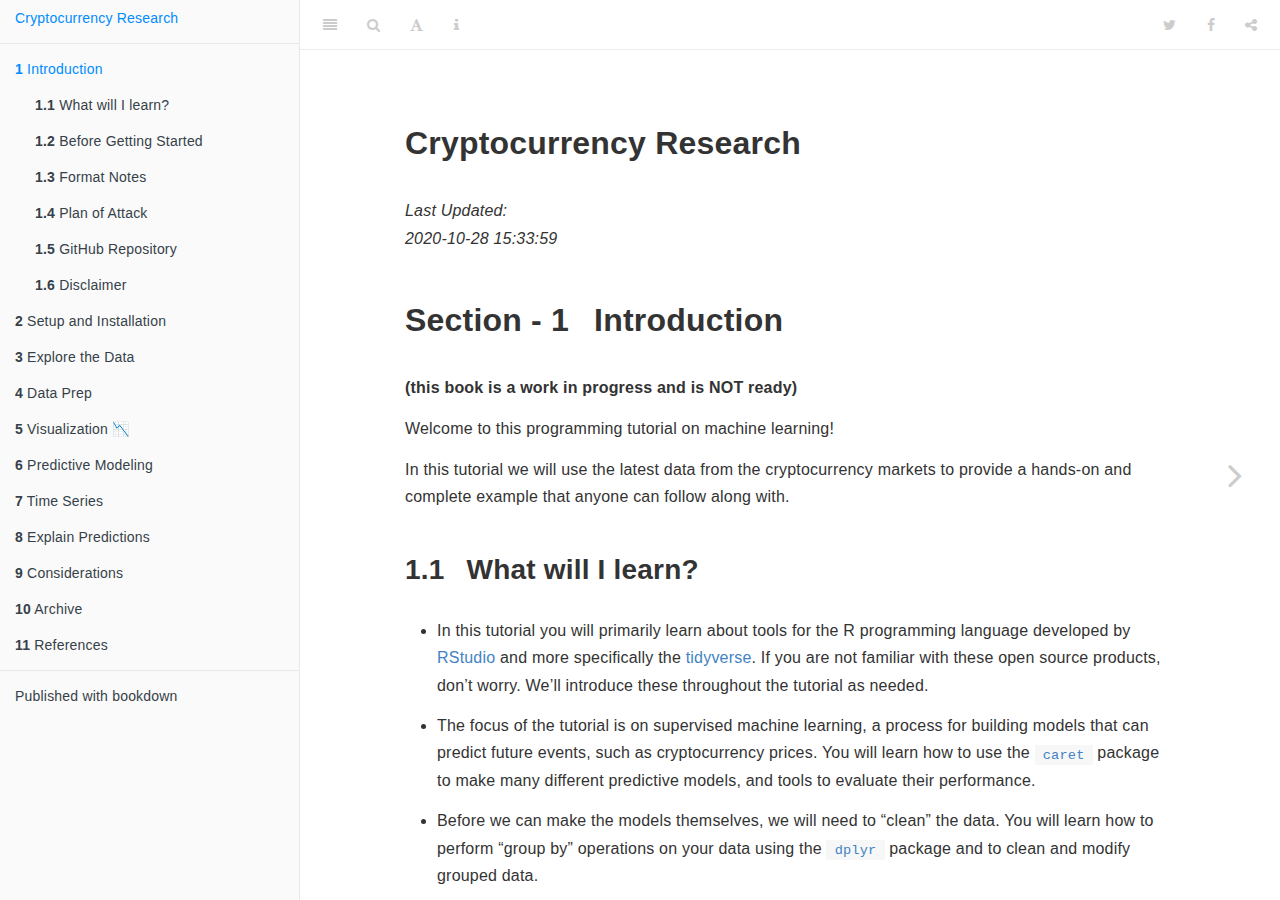
<file: _book/index.html>
<!DOCTYPE html>
<html lang="" xml:lang="">
<head>

  <meta charset="utf-8" />
  <meta http-equiv="X-UA-Compatible" content="IE=edge" />
  <title>Cryptocurrency Research</title>
  <meta name="description" content="Cryptocurrency Research" />
  <meta name="generator" content="bookdown 0.21 and GitBook 2.6.7" />

  <meta property="og:title" content="Cryptocurrency Research" />
  <meta property="og:type" content="book" />
  
  
  
  

  <meta name="twitter:card" content="summary" />
  <meta name="twitter:title" content="Cryptocurrency Research" />
  
  
  




  <meta name="viewport" content="width=device-width, initial-scale=1" />
  <meta name="apple-mobile-web-app-capable" content="yes" />
  <meta name="apple-mobile-web-app-status-bar-style" content="black" />
  
  

<link rel="next" href="setup.html"/>
<script src="libs/header-attrs-2.5/header-attrs.js"></script>
<script src="libs/jquery-2.2.3/jquery.min.js"></script>
<link href="libs/gitbook-2.6.7/css/style.css" rel="stylesheet" />
<link href="libs/gitbook-2.6.7/css/plugin-table.css" rel="stylesheet" />
<link href="libs/gitbook-2.6.7/css/plugin-bookdown.css" rel="stylesheet" />
<link href="libs/gitbook-2.6.7/css/plugin-highlight.css" rel="stylesheet" />
<link href="libs/gitbook-2.6.7/css/plugin-search.css" rel="stylesheet" />
<link href="libs/gitbook-2.6.7/css/plugin-fontsettings.css" rel="stylesheet" />
<link href="libs/gitbook-2.6.7/css/plugin-clipboard.css" rel="stylesheet" />









<link href="libs/anchor-sections-1.0/anchor-sections.css" rel="stylesheet" />
<script src="libs/anchor-sections-1.0/anchor-sections.js"></script>
<script src="libs/htmlwidgets-1.5.1/htmlwidgets.js"></script>
<link href="libs/datatables-css-0.0.0/datatables-crosstalk.css" rel="stylesheet" />
<script src="libs/datatables-binding-0.15/datatables.js"></script>
<link href="libs/dt-core-1.10.20/css/jquery.dataTables.min.css" rel="stylesheet" />
<link href="libs/dt-core-1.10.20/css/jquery.dataTables.extra.css" rel="stylesheet" />
<script src="libs/dt-core-1.10.20/js/jquery.dataTables.min.js"></script>
<link href="libs/crosstalk-1.1.0.1/css/crosstalk.css" rel="stylesheet" />
<script src="libs/crosstalk-1.1.0.1/js/crosstalk.min.js"></script>
<script src="libs/plotly-binding-4.9.2.1/plotly.js"></script>
<script src="libs/typedarray-0.1/typedarray.min.js"></script>
<link href="libs/plotly-htmlwidgets-css-1.52.2/plotly-htmlwidgets.css" rel="stylesheet" />
<script src="libs/plotly-main-1.52.2/plotly-latest.min.js"></script>


<style type="text/css">
pre > code.sourceCode { white-space: pre; position: relative; }
pre > code.sourceCode > span { display: inline-block; line-height: 1.25; }
pre > code.sourceCode > span:empty { height: 1.2em; }
code.sourceCode > span { color: inherit; text-decoration: inherit; }
pre.sourceCode { margin: 0; }
@media screen {
div.sourceCode { overflow: auto; }
}
@media print {
pre > code.sourceCode { white-space: pre-wrap; }
pre > code.sourceCode > span { text-indent: -5em; padding-left: 5em; }
}
pre.numberSource code
  { counter-reset: source-line 0; }
pre.numberSource code > span
  { position: relative; left: -4em; counter-increment: source-line; }
pre.numberSource code > span > a:first-child::before
  { content: counter(source-line);
    position: relative; left: -1em; text-align: right; vertical-align: baseline;
    border: none; display: inline-block;
    -webkit-touch-callout: none; -webkit-user-select: none;
    -khtml-user-select: none; -moz-user-select: none;
    -ms-user-select: none; user-select: none;
    padding: 0 4px; width: 4em;
    color: #aaaaaa;
  }
pre.numberSource { margin-left: 3em; border-left: 1px solid #aaaaaa;  padding-left: 4px; }
div.sourceCode
  {   }
@media screen {
pre > code.sourceCode > span > a:first-child::before { text-decoration: underline; }
}
code span.al { color: #ff0000; font-weight: bold; } /* Alert */
code span.an { color: #60a0b0; font-weight: bold; font-style: italic; } /* Annotation */
code span.at { color: #7d9029; } /* Attribute */
code span.bn { color: #40a070; } /* BaseN */
code span.bu { } /* BuiltIn */
code span.cf { color: #007020; font-weight: bold; } /* ControlFlow */
code span.ch { color: #4070a0; } /* Char */
code span.cn { color: #880000; } /* Constant */
code span.co { color: #60a0b0; font-style: italic; } /* Comment */
code span.cv { color: #60a0b0; font-weight: bold; font-style: italic; } /* CommentVar */
code span.do { color: #ba2121; font-style: italic; } /* Documentation */
code span.dt { color: #902000; } /* DataType */
code span.dv { color: #40a070; } /* DecVal */
code span.er { color: #ff0000; font-weight: bold; } /* Error */
code span.ex { } /* Extension */
code span.fl { color: #40a070; } /* Float */
code span.fu { color: #06287e; } /* Function */
code span.im { } /* Import */
code span.in { color: #60a0b0; font-weight: bold; font-style: italic; } /* Information */
code span.kw { color: #007020; font-weight: bold; } /* Keyword */
code span.op { color: #666666; } /* Operator */
code span.ot { color: #007020; } /* Other */
code span.pp { color: #bc7a00; } /* Preprocessor */
code span.sc { color: #4070a0; } /* SpecialChar */
code span.ss { color: #bb6688; } /* SpecialString */
code span.st { color: #4070a0; } /* String */
code span.va { color: #19177c; } /* Variable */
code span.vs { color: #4070a0; } /* VerbatimString */
code span.wa { color: #60a0b0; font-weight: bold; font-style: italic; } /* Warning */
</style>

<link rel="stylesheet" href="style.css" type="text/css" />
</head>

<body>



  <div class="book without-animation with-summary font-size-2 font-family-1" data-basepath=".">

    <div class="book-summary">
      <nav role="navigation">

<ul class="summary">
<li><a href="./">Cryptocurrency Research</a></li>

<li class="divider"></li>
<li class="chapter" data-level="1" data-path="index.html"><a href="index.html"><i class="fa fa-check"></i><b>1</b> Introduction</a>
<ul>
<li class="chapter" data-level="1.1" data-path="index.html"><a href="index.html#what-will-i-learn"><i class="fa fa-check"></i><b>1.1</b> What will I learn?</a></li>
<li class="chapter" data-level="1.2" data-path="index.html"><a href="index.html#before-getting-started"><i class="fa fa-check"></i><b>1.2</b> Before Getting Started</a>
<ul>
<li class="chapter" data-level="1.2.1" data-path="index.html"><a href="index.html#high-level-version"><i class="fa fa-check"></i><b>1.2.1</b> High-Level Version</a></li>
</ul></li>
<li class="chapter" data-level="1.3" data-path="index.html"><a href="index.html#format-notes"><i class="fa fa-check"></i><b>1.3</b> Format Notes</a></li>
<li class="chapter" data-level="1.4" data-path="index.html"><a href="index.html#plan-of-attack"><i class="fa fa-check"></i><b>1.4</b> Plan of Attack</a></li>
<li class="chapter" data-level="1.5" data-path="index.html"><a href="index.html#github-repository"><i class="fa fa-check"></i><b>1.5</b> GitHub Repository</a></li>
<li class="chapter" data-level="1.6" data-path="index.html"><a href="index.html#disclaimer"><i class="fa fa-check"></i><b>1.6</b> Disclaimer</a></li>
</ul></li>
<li class="chapter" data-level="2" data-path="setup.html"><a href="setup.html"><i class="fa fa-check"></i><b>2</b> Setup and Installation</a>
<ul>
<li class="chapter" data-level="2.1" data-path="setup.html"><a href="setup.html#option-1---run-in-the-cloud"><i class="fa fa-check"></i><b>2.1</b> Option 1 - Run in the Cloud</a></li>
<li class="chapter" data-level="2.2" data-path="setup.html"><a href="setup.html#option-2---run-locally"><i class="fa fa-check"></i><b>2.2</b> Option 2 - Run Locally</a>
<ul>
<li class="chapter" data-level="2.2.1" data-path="setup.html"><a href="setup.html#setup-r"><i class="fa fa-check"></i><b>2.2.1</b> Setup R</a></li>
<li class="chapter" data-level="2.2.2" data-path="setup.html"><a href="setup.html#installing-and-loading-packages"><i class="fa fa-check"></i><b>2.2.2</b> Installing and Loading Packages</a></li>
<li class="chapter" data-level="2.2.3" data-path="setup.html"><a href="setup.html#github-repository-1"><i class="fa fa-check"></i><b>2.2.3</b> GitHub Repository</a></li>
</ul></li>
</ul></li>
<li class="chapter" data-level="3" data-path="explore-data.html"><a href="explore-data.html"><i class="fa fa-check"></i><b>3</b> Explore the Data</a>
<ul>
<li class="chapter" data-level="3.1" data-path="explore-data.html"><a href="explore-data.html#pull-the-data"><i class="fa fa-check"></i><b>3.1</b> Pull the Data</a></li>
<li class="chapter" data-level="3.2" data-path="explore-data.html"><a href="explore-data.html#data-preview"><i class="fa fa-check"></i><b>3.2</b> Data Preview</a></li>
<li class="chapter" data-level="3.3" data-path="explore-data.html"><a href="explore-data.html#the-definition-of-a-price"><i class="fa fa-check"></i><b>3.3</b> The definition of a “price”</a>
<ul>
<li class="chapter" data-level="3.3.1" data-path="explore-data.html"><a href="explore-data.html#in-summary"><i class="fa fa-check"></i><b>3.3.1</b> In Summary</a></li>
</ul></li>
<li class="chapter" data-level="3.4" data-path="explore-data.html"><a href="explore-data.html#data-quality"><i class="fa fa-check"></i><b>3.4</b> Data Quality</a></li>
</ul></li>
<li class="chapter" data-level="4" data-path="data-prep.html"><a href="data-prep.html"><i class="fa fa-check"></i><b>4</b> Data Prep</a>
<ul>
<li class="chapter" data-level="4.1" data-path="data-prep.html"><a href="data-prep.html#remove-nulls"><i class="fa fa-check"></i><b>4.1</b> Remove Nulls</a></li>
<li class="chapter" data-level="4.2" data-path="data-prep.html"><a href="data-prep.html#calculate-price_usd-column"><i class="fa fa-check"></i><b>4.2</b> Calculate <code>price_usd</code> Column</a></li>
<li class="chapter" data-level="4.3" data-path="data-prep.html"><a href="data-prep.html#clean-data-by-group"><i class="fa fa-check"></i><b>4.3</b> Clean Data by Group</a>
<ul>
<li class="chapter" data-level="4.3.1" data-path="data-prep.html"><a href="data-prep.html#remove-symbols-without-enough-rows"><i class="fa fa-check"></i><b>4.3.1</b> Remove symbols without enough rows</a></li>
<li class="chapter" data-level="4.3.2" data-path="data-prep.html"><a href="data-prep.html#remove-symbols-without-data-from-the-last-3-days"><i class="fa fa-check"></i><b>4.3.2</b> Remove symbols without data from the last 3 days</a></li>
</ul></li>
<li class="chapter" data-level="4.4" data-path="data-prep.html"><a href="data-prep.html#calculate-target"><i class="fa fa-check"></i><b>4.4</b> Calculate Target</a>
<ul>
<li class="chapter" data-level="4.4.1" data-path="data-prep.html"><a href="data-prep.html#any-gaps"><i class="fa fa-check"></i><b>4.4.1</b> Any gaps?</a></li>
<li class="chapter" data-level="4.4.2" data-path="data-prep.html"><a href="data-prep.html#convert-to-tsibble"><i class="fa fa-check"></i><b>4.4.2</b> Convert to tsibble</a></li>
<li class="chapter" data-level="4.4.3" data-path="data-prep.html"><a href="data-prep.html#scan-gaps"><i class="fa fa-check"></i><b>4.4.3</b> Scan gaps</a></li>
<li class="chapter" data-level="4.4.4" data-path="data-prep.html"><a href="data-prep.html#fill-gaps"><i class="fa fa-check"></i><b>4.4.4</b> Fill gaps</a></li>
<li class="chapter" data-level="4.4.5" data-path="data-prep.html"><a href="data-prep.html#calculate-target-1"><i class="fa fa-check"></i><b>4.4.5</b> Calculate Target</a></li>
</ul></li>
<li class="chapter" data-level="4.5" data-path="data-prep.html"><a href="data-prep.html#cross-validation"><i class="fa fa-check"></i><b>4.5</b> Cross Validation</a></li>
<li class="chapter" data-level="4.6" data-path="data-prep.html"><a href="data-prep.html#fix-data-by-split"><i class="fa fa-check"></i><b>4.6</b> Fix Data by Split</a>
<ul>
<li class="chapter" data-level="4.6.1" data-path="data-prep.html"><a href="data-prep.html#zero-variance"><i class="fa fa-check"></i><b>4.6.1</b> Zero Variance</a></li>
</ul></li>
<li class="chapter" data-level="4.7" data-path="data-prep.html"><a href="data-prep.html#nest-data"><i class="fa fa-check"></i><b>4.7</b> Nest data</a></li>
<li class="chapter" data-level="4.8" data-path="data-prep.html"><a href="data-prep.html#functional-programming"><i class="fa fa-check"></i><b>4.8</b> Functional Programming</a></li>
</ul></li>
<li class="chapter" data-level="5" data-path="visualization.html"><a href="visualization.html"><i class="fa fa-check"></i><b>5</b> Visualization 📉</a>
<ul>
<li class="chapter" data-level="5.1" data-path="visualization.html"><a href="visualization.html#basics---ggplot2"><i class="fa fa-check"></i><b>5.1</b> Basics - ggplot2</a></li>
<li class="chapter" data-level="5.2" data-path="visualization.html"><a href="visualization.html#using-extensions"><i class="fa fa-check"></i><b>5.2</b> Using Extensions</a>
<ul>
<li class="chapter" data-level="5.2.1" data-path="visualization.html"><a href="visualization.html#ggthemes"><i class="fa fa-check"></i><b>5.2.1</b> ggthemes</a></li>
<li class="chapter" data-level="5.2.2" data-path="visualization.html"><a href="visualization.html#plotly"><i class="fa fa-check"></i><b>5.2.2</b> plotly</a></li>
<li class="chapter" data-level="5.2.3" data-path="visualization.html"><a href="visualization.html#ggpubr"><i class="fa fa-check"></i><b>5.2.3</b> ggpubr</a></li>
<li class="chapter" data-level="5.2.4" data-path="visualization.html"><a href="visualization.html#ggforce"><i class="fa fa-check"></i><b>5.2.4</b> ggforce</a></li>
<li class="chapter" data-level="5.2.5" data-path="visualization.html"><a href="visualization.html#gganimate"><i class="fa fa-check"></i><b>5.2.5</b> gganimate</a></li>
<li class="chapter" data-level="5.2.6" data-path="visualization.html"><a href="visualization.html#ggtimeseries"><i class="fa fa-check"></i><b>5.2.6</b> ggTimeSeries</a></li>
<li class="chapter" data-level="5.2.7" data-path="visualization.html"><a href="visualization.html#rayshader"><i class="fa fa-check"></i><b>5.2.7</b> Rayshader</a></li>
</ul></li>
</ul></li>
<li class="chapter" data-level="6" data-path="predictive-modeling.html"><a href="predictive-modeling.html"><i class="fa fa-check"></i><b>6</b> Predictive Modeling</a>
<ul>
<li class="chapter" data-level="6.1" data-path="predictive-modeling.html"><a href="predictive-modeling.html#example-simple-model"><i class="fa fa-check"></i><b>6.1</b> Example Simple Model</a>
<ul>
<li class="chapter" data-level="6.1.1" data-path="predictive-modeling.html"><a href="predictive-modeling.html#using-functional-programming"><i class="fa fa-check"></i><b>6.1.1</b> Using Functional Programming</a></li>
</ul></li>
<li class="chapter" data-level="6.2" data-path="predictive-modeling.html"><a href="predictive-modeling.html#caret"><i class="fa fa-check"></i><b>6.2</b> Caret</a>
<ul>
<li class="chapter" data-level="6.2.1" data-path="predictive-modeling.html"><a href="predictive-modeling.html#parallel-processing"><i class="fa fa-check"></i><b>6.2.1</b> Parallel Processing</a></li>
<li class="chapter" data-level="6.2.2" data-path="predictive-modeling.html"><a href="predictive-modeling.html#functional-programming---here-or-elsewhere"><i class="fa fa-check"></i><b>6.2.2</b> Functional Programming - here or elsewhere?</a></li>
</ul></li>
</ul></li>
<li class="chapter" data-level="7" data-path="time-series.html"><a href="time-series.html"><i class="fa fa-check"></i><b>7</b> Time Series</a></li>
<li class="chapter" data-level="8" data-path="explain-predictions.html"><a href="explain-predictions.html"><i class="fa fa-check"></i><b>8</b> Explain Predictions</a></li>
<li class="chapter" data-level="9" data-path="considerations.html"><a href="considerations.html"><i class="fa fa-check"></i><b>9</b> Considerations</a>
<ul>
<li class="chapter" data-level="9.1" data-path="considerations.html"><a href="considerations.html#session-information"><i class="fa fa-check"></i><b>9.1</b> Session Information</a></li>
</ul></li>
<li class="chapter" data-level="10" data-path="archive.html"><a href="archive.html"><i class="fa fa-check"></i><b>10</b> Archive</a>
<ul>
<li class="chapter" data-level="10.1" data-path="archive.html"><a href="archive.html#may-2020"><i class="fa fa-check"></i><b>10.1</b> May 2020</a></li>
</ul></li>
<li class="chapter" data-level="11" data-path="references.html"><a href="references.html"><i class="fa fa-check"></i><b>11</b> References</a>
<ul>
<li class="chapter" data-level="11.1" data-path="references.html"><a href="references.html#resources-used"><i class="fa fa-check"></i><b>11.1</b> Resources Used</a>
<ul>
<li class="chapter" data-level="11.1.1" data-path="references.html"><a href="references.html#visualization-section"><i class="fa fa-check"></i><b>11.1.1</b> Visualization Section</a></li>
<li class="chapter" data-level="11.1.2" data-path="references.html"><a href="references.html#time-series-section"><i class="fa fa-check"></i><b>11.1.2</b> Time Series Section</a></li>
</ul></li>
<li class="chapter" data-level="11.2" data-path="references.html"><a href="references.html#packages-used-and-cited"><i class="fa fa-check"></i><b>11.2</b> Packages used and cited</a></li>
</ul></li>
<li class="divider"></li>
<li><a href="https://github.com/rstudio/bookdown" target="blank">Published with bookdown</a></li>

</ul>

      </nav>
    </div>

    <div class="book-body">
      <div class="body-inner">
        <div class="book-header" role="navigation">
          <h1>
            <i class="fa fa-circle-o-notch fa-spin"></i><a href="./">Cryptocurrency Research</a>
          </h1>
        </div>

        <div class="page-wrapper" tabindex="-1" role="main">
          <div class="page-inner">

            <section class="normal" id="section-">
<div id="header">
<h1 class="title">Cryptocurrency Research</h1>
<p class="date"><em>Last Updated:<br/> 2020-10-28 15:33:59</em></p>
</div>
<div id="introduction" class="section level1" number="1">
<h1><span class="header-section-number">Section - 1</span> Introduction</h1>
<p><strong>(this book is a work in progress and is NOT ready)</strong></p>
<p>Welcome to this programming tutorial on machine learning!</p>
<p>In this tutorial we will use the latest data from the cryptocurrency markets to provide a hands-on and complete example that anyone can follow along with.</p>
<div id="what-will-i-learn" class="section level2" number="1.1">
<h2><span class="header-section-number">1.1</span> What will I learn?</h2>
<ul>
<li><p>In this tutorial you will primarily learn about tools for the R programming language developed by <a href="https://rstudio.com/">RStudio</a> and more specifically the <a href="https://www.tidyverse.org/">tidyverse</a>. If you are not familiar with these open source products, don’t worry. We’ll introduce these throughout the tutorial as needed.</p></li>
<li><p>The focus of the tutorial is on supervised machine learning, a process for building models that can predict future events, such as cryptocurrency prices. You will learn how to use the <a href="https://topepo.github.io/caret/index.html"><code>caret</code></a> package to make many different predictive models, and tools to evaluate their performance.</p></li>
<li><p>Before we can make the models themselves, we will need to “clean” the data. You will learn how to perform “group by” operations on your data using the <a href="https://dplyr.tidyverse.org/"><code>dplyr</code></a> package and to clean and modify grouped data.</p></li>
</ul>
<!-- -   You will be exposed to some useful data pre-processing R packages. -->
<ul>
<li><p>You will learn to visualize data using the <a href="https://ggplot2.tidyverse.org/"><code>ggplot2</code></a> package, as well as some powerful <a href="https://exts.ggplot2.tidyverse.org/">tools to extend the functionality of ggplot2</a>.</p></li>
<li><p>You will gain a better understanding of the steps involved in any supervised machine learning process, as well as considerations you might need to keep in mind based on your specific data and the way you plan on acting on the predictions you have made. Each problem comes with a unique set of challenges, but there are steps that are necessary in creating any supervised machine learning model, and questions you should ask yourself regardless of the specific problem at hand.</p></li>
</ul>
<!-- - [TODO - Add note on cross validation] -->
<ul>
<li>You will also learn a little about cryptocurrencies themselves, but <strong>this is not a tutorial centered around trading or blockchain technology</strong>.</li>
</ul>
</div>
<div id="before-getting-started" class="section level2" number="1.2">
<h2><span class="header-section-number">1.2</span> Before Getting Started</h2>
<p>You can toggle the sidebar on the left side of the page by clicking on the menu button in the top left, or by pressing on the <strong>s</strong> key on your keyboard. You can read this document as if it were a book, scrolling to the bottom of the page and going to the next “chapter”, or navigating between sections using the sidebar.</p>
<p>This document is the tutorial itself, but in order to make the tutorial more accessible to people with less programming experience (or none) we created a <a href="https://cryptocurrencyresearch.org/high-level/">high-level version of this tutorial</a>, which simplifies both the problem at hand (what we want to predict) and the specific programming steps, but uses the same tools and methodology providing easier to digest examples that can be applied to many different datasets and problems.</p>
<div id="high-level-version" class="section level3" number="1.2.1">
<h3><span class="header-section-number">1.2.1</span> High-Level Version</h3>
<p>If you are not very familiar with programming in either R or Python, or are not sure what cryptocurrencies are, you should <strong>definitely</strong> work your way through the <a href="https://cryptocurrencyresearch.org/high-level/">high-level version first</a>. If you are an intermediate programmer we still recommend the <a href="https://cryptocurrencyresearch.org/high-level/">high-level version first</a>.</p>
<p>Below is an embedded version of the high-level version, but we recommend using any of the links above to view it in its own window. Once in its own window it can be full-screened by pressing on the <strong>f</strong> button on your keyboard.
<iframe src="https://cryptocurrencyresearch.org/high-level/" width="672" height="400px"></iframe></p>

<div class="infoicon">
When following along with the high-level tutorial embedded above, the results will be completely reproducible and the document is static and does not update over time meaning your results will exactly match those shown. The document you are currently reading this text on on the other hand updates every 12 hours. You will be able to access the same data source, but it updates hourly by the 8th minute of every hour with the most recent data, so this document and your results won’t perfectly match.
</div>
<!-- ## Who is this example for? -->
<!-- Are you a Bob, Hosung, or Jessica below? This section provides more information on how to proceed with this tutorial. -->
<!-- -   **Bob (beginner)**: Bob is someone who understands the idea of predictive analytics at a high level and has heard of cryptocurrencies and is interested in learning more about both, but he has never used R. Bob would want to first [learn the basics of the R programming language](https://predictcrypto.org/r-basics-tutorial). Afterwards, like Hosung, he might decide to [opt for the more high-level version of this tutorial](https://cryptocurrencyresearch.org/high-level/). -->
<!--     -   Bob might benefit from the book ["R for Data Science"](https://r4ds.had.co.nz/) and DataCamp's free ["Introduction to R"](https://www.datacamp.com/courses/free-introduction-to-r) course are great resources as well. Both are available for free online. -->
<!-- -   **Hosung (intermediate)**: Hosung is a statistician who learned to use R 10 years ago. He has heard of the tidyverse, but doesn't regularly use it in his work and he usually sticks to base R as his preference. Hosung should review the example explaining the pipe operator and the tidyverse [when it comes up in the next section](https://cryptocurrencyresearch.org/setup.html#tidy-example). Hosung does not care much for cryptocurrencies specifically, but is interested in learning new tools to use for his work in R and getting some useful boilerplate code. Hosung would want to start with the [**high-level version of this tutorial**](https://cryptocurrencyresearch.org/high-level/) and later return to the [**detailed tutorial**](https://cryptocurrencyresearch.org/index.html#introduction). -->
<!-- -   **Jessica (expert)**: Jessica is a business analyst who has experience with both R and the Tidyverse and uses the pipe operator (%\>%) regularly. Jessica should [**move onto the next section**](#introduction) for the detailed tutorial. -->
<ul>
<li>Whenever text is <strong><code>highlighted this way</code></strong>, that means it is a snippet of <strong>R code</strong>, which will usually be done to bring attention to specific parts of the code.</li>
</ul>
<!-- ### Approach taken -->
<!-- It is also worth mentioning that we will be taking a very practical approach to machine learning. Because we are modeling many cryptocurrencies independently at the same time and the dataset evolves as time passes, it becomes difficult to make a decision across the board in terms of what the "best model" to use is because it may change based on the specific cryptocurrency in question and/or over time. -->
<p><!-- [TODO - KEEP ADDING HERE?] --></p>
</div>
</div>
<div id="format-notes" class="section level2" number="1.3">
<h2><span class="header-section-number">1.3</span> Format Notes</h2>
<p>Are you a Bob, Hosung, or Jessica below? This section provides an example of how different users may want to approach the tutorial differently based on their levels of experience.</p>
<ul>
<li><p>You can hide the sidebar on the left by pressing the <strong><em>s</em></strong> key on your keyboard.</p></li>
<li><p>The cryptocurrency data was chosen to produce results that change over time and because these markets don’t have any downtime (unlike the stock market).</p></li>
</ul>
<!-- [TODO - JUST LIKE THE HIGH LEVEL VERSION, WE WILL USE COLOR CODING] -->
<ul>
<li><p>Whenever an <strong>R package</strong> is referenced, the text will be <span style="color: #ae7b11;"> <strong>colored orange</strong></span>. We will discuss <strong><em>R packages</em></strong> and the rest of the terms below later in this document, but if you are not familiar with these terms please look through the <a href="https://cryptocurrencyresearch.org/high-level/">high-level version first</a>.</p></li>
<li><p>Whenever a <strong>function</strong> is referenced, it will be <span style="color: green;"> colored green</span>.</p></li>
<li><p>Whenever an <strong>R object</strong> is referenced, it will be <span style="color: blue;"> colored blue</span>. We will also refer to the <strong>parameters</strong> of functions in <span style="color: blue;">blue</span>.</p></li>
<li><p>When a <strong>term</strong> is particularly common in machine learning or data science, we will call it out with <span style="color: purple;"> purple text</span>, but only the first time it appears.</p></li>
<li><p>Whenever text is <strong><code>highlighted this way</code></strong>, that means it is a snippet of R code, which will usually be done to bring attention to specific parts of the code.</p></li>
</ul>
</div>
<div id="plan-of-attack" class="section level2" number="1.4">
<h2><span class="header-section-number">1.4</span> Plan of Attack</h2>
<p>How will we generate predictive models to predict cryptocurrency prices? At a high level, here are the steps we will be taking:</p>
<ol style="list-style-type: decimal">
<li><p><a href="setup.html#setup">Setup guide</a>. Installation guide on getting the tools used installed on your machine.</p></li>
<li><p><a href="explore-data.html#explore-data">Explore data</a>. What <strong><em>is</em></strong> the data we are working with? How “good” is the “quality”?</p></li>
<li><p><a href="data-prep.html#data-prep">Prepare the data</a>. Make adjustments to “clean” the data based on the findings from the previous section to avoid running into problems when making models to make predictions.</p></li>
<li><p><a href="visualization.html#visualization">Visualize the data</a>. Visualizing the data can be an effective way to understand relationships, trends and outliers before creating predictive models, and is generally useful for many different purposes. Definitely the most fun section!</p></li>
<li><p><a href="predictive-modeling.html#predictive-modeling">Make predictive models</a>. Now we are ready to take the data available to us and use it to make predictive models that can be used to make predictions about future price movements using the latest data.</p></li>
<li><p><a href="#evaluate-model-performance">Evaluate the performance of the models</a>. Before we can use the predictive models to make predictions on the latest data, we need to understand how well we expect them to perform, which is also essential in detecting issues.</p></li>
</ol>
</div>
<div id="github-repository" class="section level2" number="1.5">
<h2><span class="header-section-number">1.5</span> GitHub Repository</h2>
<p>This tutorial has a public <span style="color: purple;"><strong>GitHub Repository</strong></span> associated with it, which is not only a website for us to easily distribute all the code behind this document for others to view and use, but also where it actually runs. Every 12 hours, a process gets kicked off on the page associated with our project on GitHub.com and refreshes these results. You can view the latest runs as they execute over time here: <a href="https://github.com/ries9112/cryptocurrencyresearch-org/actions" class="uri">https://github.com/ries9112/cryptocurrencyresearch-org/actions</a></p>
<p>In the <a href="setup.html#setup">next section</a> we will talk more about the GitHub Repository for this tutorial, for now you can check on the latest run history for this document, which is expected to update every 12 hours every day: <a href="https://github.com/ries9112/cryptocurrencyresearch-org/actions" class="uri">https://github.com/ries9112/cryptocurrencyresearch-org/actions</a></p>
<p>If you are seeing ✅ associated with the most recent runs at the link above, that means you are looking at a version that refreshed in the last 12 hours. If you are seeing red ❌ on the latest runs, you may be looking at an older analysis, but that should not be the case, check the timestamp at the top of this document to be sure.</p>
<p>If you are running into problems using the code or notice any problems, please let us know by creating an <strong><em>issue</em></strong> on the GitHub repository: <a href="https://github.com/ries9112/cryptocurrencyresearch-org/issues" class="uri">https://github.com/ries9112/cryptocurrencyresearch-org/issues</a></p>
<p>Go to the <a href="setup.html#setup">next section</a> for instruction on getting setup to follow along with the code run in the tutorial. You can run every step either in the cloud on your web browser, or in your own R session. You can even make a copy of the GitHub Repository on your computer and run this “book” on the latest data (updated hourly), and make changes wherever you would like. All explained in the next section ➡️</p>
</div>
<div id="disclaimer" class="section level2" number="1.6">
<h2><span class="header-section-number">1.6</span> Disclaimer</h2>

<div class="rmdimportant">
This tutorial is made available for learning and educational purposes only and the information to follow does not constitute trading advice in any way shape or form. We avoid giving any advice when it comes to trading strategies, as this is a very complex ecosystem that is out of the scope of this tutorial; we make no attempt in this regard, and if this, rather than data science, is your interest, your time would be better spent following a different tutorial that aims to answer those questions.
</div>
<!-- REMEMBER OTHER SPECIAL BLOCK TYPE IS CALLED "rmdcaution" USE THESE TO DRAW ATTENTION TO ANYTHING IMPORTANT! -->

</div>
</div>
            </section>

          </div>
        </div>
      </div>

<a href="setup.html" class="navigation navigation-next navigation-unique" aria-label="Next page"><i class="fa fa-angle-right"></i></a>
    </div>
  </div>
<script src="libs/gitbook-2.6.7/js/app.min.js"></script>
<script src="libs/gitbook-2.6.7/js/lunr.js"></script>
<script src="libs/gitbook-2.6.7/js/clipboard.min.js"></script>
<script src="libs/gitbook-2.6.7/js/plugin-search.js"></script>
<script src="libs/gitbook-2.6.7/js/plugin-sharing.js"></script>
<script src="libs/gitbook-2.6.7/js/plugin-fontsettings.js"></script>
<script src="libs/gitbook-2.6.7/js/plugin-bookdown.js"></script>
<script src="libs/gitbook-2.6.7/js/jquery.highlight.js"></script>
<script src="libs/gitbook-2.6.7/js/plugin-clipboard.js"></script>
<script>
gitbook.require(["gitbook"], function(gitbook) {
gitbook.start({
"sharing": {
"github": false,
"facebook": true,
"twitter": true,
"linkedin": false,
"weibo": false,
"instapaper": false,
"vk": false,
"all": ["facebook", "twitter", "linkedin", "weibo", "instapaper"]
},
"fontsettings": {
"theme": "white",
"family": "sans",
"size": 2
},
"edit": {
"link": null,
"text": null
},
"history": {
"link": null,
"text": null
},
"view": {
"link": null,
"text": null
},
"download": null,
"toc": {
"collapse": "section"
}
});
});
</script>

</body>

</html>
</file>
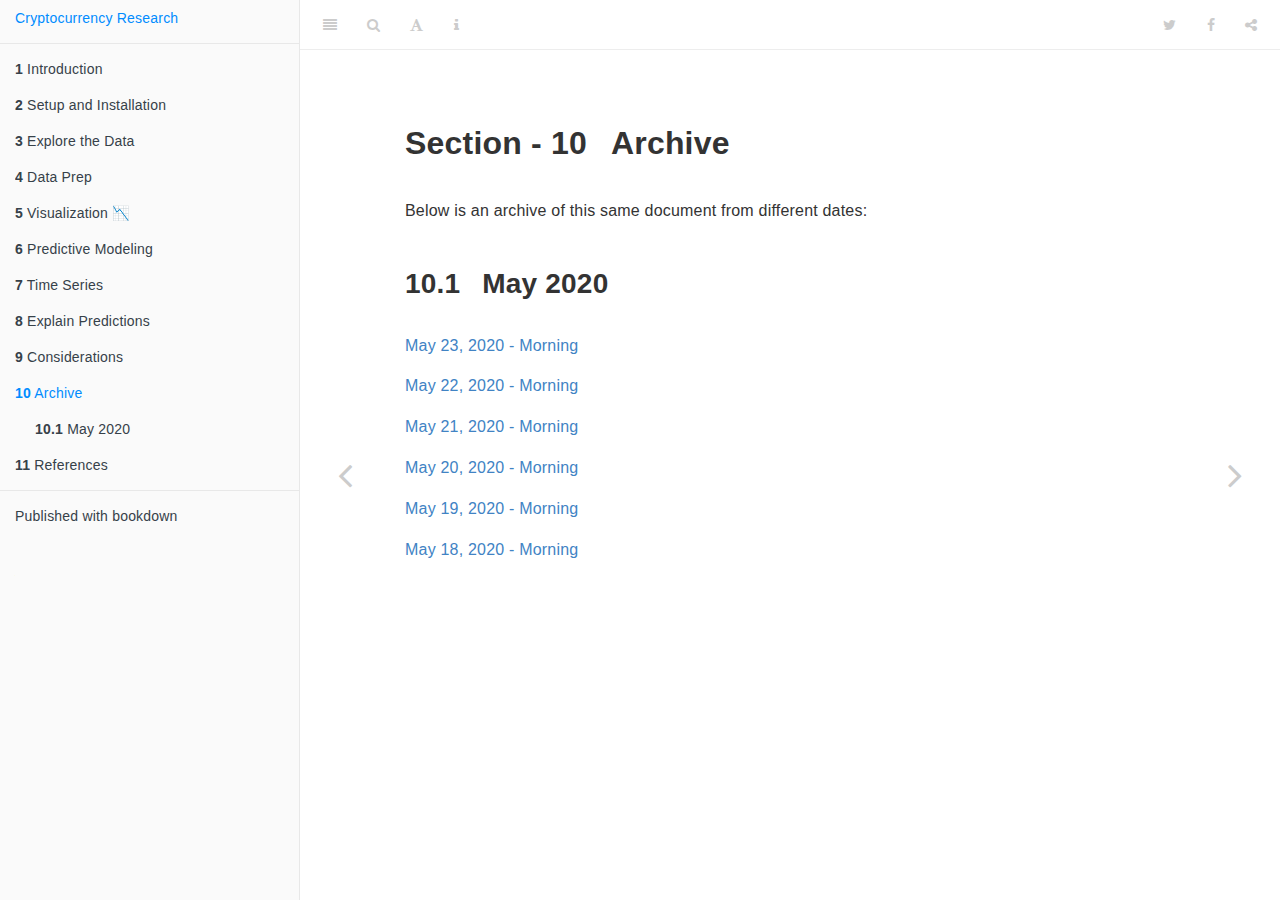
<file: _book/archive.html>
<!DOCTYPE html>
<html lang="" xml:lang="">
<head>

  <meta charset="utf-8" />
  <meta http-equiv="X-UA-Compatible" content="IE=edge" />
  <title>Section - 10 Archive | Cryptocurrency Research</title>
  <meta name="description" content="Section - 10 Archive | Cryptocurrency Research" />
  <meta name="generator" content="bookdown 0.21 and GitBook 2.6.7" />

  <meta property="og:title" content="Section - 10 Archive | Cryptocurrency Research" />
  <meta property="og:type" content="book" />
  
  
  
  

  <meta name="twitter:card" content="summary" />
  <meta name="twitter:title" content="Section - 10 Archive | Cryptocurrency Research" />
  
  
  




  <meta name="viewport" content="width=device-width, initial-scale=1" />
  <meta name="apple-mobile-web-app-capable" content="yes" />
  <meta name="apple-mobile-web-app-status-bar-style" content="black" />
  
  
<link rel="prev" href="considerations.html"/>
<link rel="next" href="references.html"/>
<script src="libs/header-attrs-2.5/header-attrs.js"></script>
<script src="libs/jquery-2.2.3/jquery.min.js"></script>
<link href="libs/gitbook-2.6.7/css/style.css" rel="stylesheet" />
<link href="libs/gitbook-2.6.7/css/plugin-table.css" rel="stylesheet" />
<link href="libs/gitbook-2.6.7/css/plugin-bookdown.css" rel="stylesheet" />
<link href="libs/gitbook-2.6.7/css/plugin-highlight.css" rel="stylesheet" />
<link href="libs/gitbook-2.6.7/css/plugin-search.css" rel="stylesheet" />
<link href="libs/gitbook-2.6.7/css/plugin-fontsettings.css" rel="stylesheet" />
<link href="libs/gitbook-2.6.7/css/plugin-clipboard.css" rel="stylesheet" />









<link href="libs/anchor-sections-1.0/anchor-sections.css" rel="stylesheet" />
<script src="libs/anchor-sections-1.0/anchor-sections.js"></script>
<script src="libs/htmlwidgets-1.5.1/htmlwidgets.js"></script>
<link href="libs/datatables-css-0.0.0/datatables-crosstalk.css" rel="stylesheet" />
<script src="libs/datatables-binding-0.15/datatables.js"></script>
<link href="libs/dt-core-1.10.20/css/jquery.dataTables.min.css" rel="stylesheet" />
<link href="libs/dt-core-1.10.20/css/jquery.dataTables.extra.css" rel="stylesheet" />
<script src="libs/dt-core-1.10.20/js/jquery.dataTables.min.js"></script>
<link href="libs/crosstalk-1.1.0.1/css/crosstalk.css" rel="stylesheet" />
<script src="libs/crosstalk-1.1.0.1/js/crosstalk.min.js"></script>
<script src="libs/plotly-binding-4.9.2.1/plotly.js"></script>
<script src="libs/typedarray-0.1/typedarray.min.js"></script>
<link href="libs/plotly-htmlwidgets-css-1.52.2/plotly-htmlwidgets.css" rel="stylesheet" />
<script src="libs/plotly-main-1.52.2/plotly-latest.min.js"></script>


<style type="text/css">
pre > code.sourceCode { white-space: pre; position: relative; }
pre > code.sourceCode > span { display: inline-block; line-height: 1.25; }
pre > code.sourceCode > span:empty { height: 1.2em; }
code.sourceCode > span { color: inherit; text-decoration: inherit; }
pre.sourceCode { margin: 0; }
@media screen {
div.sourceCode { overflow: auto; }
}
@media print {
pre > code.sourceCode { white-space: pre-wrap; }
pre > code.sourceCode > span { text-indent: -5em; padding-left: 5em; }
}
pre.numberSource code
  { counter-reset: source-line 0; }
pre.numberSource code > span
  { position: relative; left: -4em; counter-increment: source-line; }
pre.numberSource code > span > a:first-child::before
  { content: counter(source-line);
    position: relative; left: -1em; text-align: right; vertical-align: baseline;
    border: none; display: inline-block;
    -webkit-touch-callout: none; -webkit-user-select: none;
    -khtml-user-select: none; -moz-user-select: none;
    -ms-user-select: none; user-select: none;
    padding: 0 4px; width: 4em;
    color: #aaaaaa;
  }
pre.numberSource { margin-left: 3em; border-left: 1px solid #aaaaaa;  padding-left: 4px; }
div.sourceCode
  {   }
@media screen {
pre > code.sourceCode > span > a:first-child::before { text-decoration: underline; }
}
code span.al { color: #ff0000; font-weight: bold; } /* Alert */
code span.an { color: #60a0b0; font-weight: bold; font-style: italic; } /* Annotation */
code span.at { color: #7d9029; } /* Attribute */
code span.bn { color: #40a070; } /* BaseN */
code span.bu { } /* BuiltIn */
code span.cf { color: #007020; font-weight: bold; } /* ControlFlow */
code span.ch { color: #4070a0; } /* Char */
code span.cn { color: #880000; } /* Constant */
code span.co { color: #60a0b0; font-style: italic; } /* Comment */
code span.cv { color: #60a0b0; font-weight: bold; font-style: italic; } /* CommentVar */
code span.do { color: #ba2121; font-style: italic; } /* Documentation */
code span.dt { color: #902000; } /* DataType */
code span.dv { color: #40a070; } /* DecVal */
code span.er { color: #ff0000; font-weight: bold; } /* Error */
code span.ex { } /* Extension */
code span.fl { color: #40a070; } /* Float */
code span.fu { color: #06287e; } /* Function */
code span.im { } /* Import */
code span.in { color: #60a0b0; font-weight: bold; font-style: italic; } /* Information */
code span.kw { color: #007020; font-weight: bold; } /* Keyword */
code span.op { color: #666666; } /* Operator */
code span.ot { color: #007020; } /* Other */
code span.pp { color: #bc7a00; } /* Preprocessor */
code span.sc { color: #4070a0; } /* SpecialChar */
code span.ss { color: #bb6688; } /* SpecialString */
code span.st { color: #4070a0; } /* String */
code span.va { color: #19177c; } /* Variable */
code span.vs { color: #4070a0; } /* VerbatimString */
code span.wa { color: #60a0b0; font-weight: bold; font-style: italic; } /* Warning */
</style>

<link rel="stylesheet" href="style.css" type="text/css" />
</head>

<body>



  <div class="book without-animation with-summary font-size-2 font-family-1" data-basepath=".">

    <div class="book-summary">
      <nav role="navigation">

<ul class="summary">
<li><a href="./">Cryptocurrency Research</a></li>

<li class="divider"></li>
<li class="chapter" data-level="1" data-path="index.html"><a href="index.html"><i class="fa fa-check"></i><b>1</b> Introduction</a>
<ul>
<li class="chapter" data-level="1.1" data-path="index.html"><a href="index.html#what-will-i-learn"><i class="fa fa-check"></i><b>1.1</b> What will I learn?</a></li>
<li class="chapter" data-level="1.2" data-path="index.html"><a href="index.html#before-getting-started"><i class="fa fa-check"></i><b>1.2</b> Before Getting Started</a>
<ul>
<li class="chapter" data-level="1.2.1" data-path="index.html"><a href="index.html#high-level-version"><i class="fa fa-check"></i><b>1.2.1</b> High-Level Version</a></li>
</ul></li>
<li class="chapter" data-level="1.3" data-path="index.html"><a href="index.html#format-notes"><i class="fa fa-check"></i><b>1.3</b> Format Notes</a></li>
<li class="chapter" data-level="1.4" data-path="index.html"><a href="index.html#plan-of-attack"><i class="fa fa-check"></i><b>1.4</b> Plan of Attack</a></li>
<li class="chapter" data-level="1.5" data-path="index.html"><a href="index.html#github-repository"><i class="fa fa-check"></i><b>1.5</b> GitHub Repository</a></li>
<li class="chapter" data-level="1.6" data-path="index.html"><a href="index.html#disclaimer"><i class="fa fa-check"></i><b>1.6</b> Disclaimer</a></li>
</ul></li>
<li class="chapter" data-level="2" data-path="setup.html"><a href="setup.html"><i class="fa fa-check"></i><b>2</b> Setup and Installation</a>
<ul>
<li class="chapter" data-level="2.1" data-path="setup.html"><a href="setup.html#option-1---run-in-the-cloud"><i class="fa fa-check"></i><b>2.1</b> Option 1 - Run in the Cloud</a></li>
<li class="chapter" data-level="2.2" data-path="setup.html"><a href="setup.html#option-2---run-locally"><i class="fa fa-check"></i><b>2.2</b> Option 2 - Run Locally</a>
<ul>
<li class="chapter" data-level="2.2.1" data-path="setup.html"><a href="setup.html#setup-r"><i class="fa fa-check"></i><b>2.2.1</b> Setup R</a></li>
<li class="chapter" data-level="2.2.2" data-path="setup.html"><a href="setup.html#installing-and-loading-packages"><i class="fa fa-check"></i><b>2.2.2</b> Installing and Loading Packages</a></li>
<li class="chapter" data-level="2.2.3" data-path="setup.html"><a href="setup.html#github-repository-1"><i class="fa fa-check"></i><b>2.2.3</b> GitHub Repository</a></li>
</ul></li>
</ul></li>
<li class="chapter" data-level="3" data-path="explore-data.html"><a href="explore-data.html"><i class="fa fa-check"></i><b>3</b> Explore the Data</a>
<ul>
<li class="chapter" data-level="3.1" data-path="explore-data.html"><a href="explore-data.html#pull-the-data"><i class="fa fa-check"></i><b>3.1</b> Pull the Data</a></li>
<li class="chapter" data-level="3.2" data-path="explore-data.html"><a href="explore-data.html#data-preview"><i class="fa fa-check"></i><b>3.2</b> Data Preview</a></li>
<li class="chapter" data-level="3.3" data-path="explore-data.html"><a href="explore-data.html#the-definition-of-a-price"><i class="fa fa-check"></i><b>3.3</b> The definition of a “price”</a>
<ul>
<li class="chapter" data-level="3.3.1" data-path="explore-data.html"><a href="explore-data.html#in-summary"><i class="fa fa-check"></i><b>3.3.1</b> In Summary</a></li>
</ul></li>
<li class="chapter" data-level="3.4" data-path="explore-data.html"><a href="explore-data.html#data-quality"><i class="fa fa-check"></i><b>3.4</b> Data Quality</a></li>
</ul></li>
<li class="chapter" data-level="4" data-path="data-prep.html"><a href="data-prep.html"><i class="fa fa-check"></i><b>4</b> Data Prep</a>
<ul>
<li class="chapter" data-level="4.1" data-path="data-prep.html"><a href="data-prep.html#remove-nulls"><i class="fa fa-check"></i><b>4.1</b> Remove Nulls</a></li>
<li class="chapter" data-level="4.2" data-path="data-prep.html"><a href="data-prep.html#calculate-price_usd-column"><i class="fa fa-check"></i><b>4.2</b> Calculate <code>price_usd</code> Column</a></li>
<li class="chapter" data-level="4.3" data-path="data-prep.html"><a href="data-prep.html#clean-data-by-group"><i class="fa fa-check"></i><b>4.3</b> Clean Data by Group</a>
<ul>
<li class="chapter" data-level="4.3.1" data-path="data-prep.html"><a href="data-prep.html#remove-symbols-without-enough-rows"><i class="fa fa-check"></i><b>4.3.1</b> Remove symbols without enough rows</a></li>
<li class="chapter" data-level="4.3.2" data-path="data-prep.html"><a href="data-prep.html#remove-symbols-without-data-from-the-last-3-days"><i class="fa fa-check"></i><b>4.3.2</b> Remove symbols without data from the last 3 days</a></li>
</ul></li>
<li class="chapter" data-level="4.4" data-path="data-prep.html"><a href="data-prep.html#calculate-target"><i class="fa fa-check"></i><b>4.4</b> Calculate Target</a>
<ul>
<li class="chapter" data-level="4.4.1" data-path="data-prep.html"><a href="data-prep.html#any-gaps"><i class="fa fa-check"></i><b>4.4.1</b> Any gaps?</a></li>
<li class="chapter" data-level="4.4.2" data-path="data-prep.html"><a href="data-prep.html#convert-to-tsibble"><i class="fa fa-check"></i><b>4.4.2</b> Convert to tsibble</a></li>
<li class="chapter" data-level="4.4.3" data-path="data-prep.html"><a href="data-prep.html#scan-gaps"><i class="fa fa-check"></i><b>4.4.3</b> Scan gaps</a></li>
<li class="chapter" data-level="4.4.4" data-path="data-prep.html"><a href="data-prep.html#fill-gaps"><i class="fa fa-check"></i><b>4.4.4</b> Fill gaps</a></li>
<li class="chapter" data-level="4.4.5" data-path="data-prep.html"><a href="data-prep.html#calculate-target-1"><i class="fa fa-check"></i><b>4.4.5</b> Calculate Target</a></li>
</ul></li>
<li class="chapter" data-level="4.5" data-path="data-prep.html"><a href="data-prep.html#cross-validation"><i class="fa fa-check"></i><b>4.5</b> Cross Validation</a></li>
<li class="chapter" data-level="4.6" data-path="data-prep.html"><a href="data-prep.html#fix-data-by-split"><i class="fa fa-check"></i><b>4.6</b> Fix Data by Split</a>
<ul>
<li class="chapter" data-level="4.6.1" data-path="data-prep.html"><a href="data-prep.html#zero-variance"><i class="fa fa-check"></i><b>4.6.1</b> Zero Variance</a></li>
</ul></li>
<li class="chapter" data-level="4.7" data-path="data-prep.html"><a href="data-prep.html#nest-data"><i class="fa fa-check"></i><b>4.7</b> Nest data</a></li>
<li class="chapter" data-level="4.8" data-path="data-prep.html"><a href="data-prep.html#functional-programming"><i class="fa fa-check"></i><b>4.8</b> Functional Programming</a></li>
</ul></li>
<li class="chapter" data-level="5" data-path="visualization.html"><a href="visualization.html"><i class="fa fa-check"></i><b>5</b> Visualization 📉</a>
<ul>
<li class="chapter" data-level="5.1" data-path="visualization.html"><a href="visualization.html#basics---ggplot2"><i class="fa fa-check"></i><b>5.1</b> Basics - ggplot2</a></li>
<li class="chapter" data-level="5.2" data-path="visualization.html"><a href="visualization.html#using-extensions"><i class="fa fa-check"></i><b>5.2</b> Using Extensions</a>
<ul>
<li class="chapter" data-level="5.2.1" data-path="visualization.html"><a href="visualization.html#ggthemes"><i class="fa fa-check"></i><b>5.2.1</b> ggthemes</a></li>
<li class="chapter" data-level="5.2.2" data-path="visualization.html"><a href="visualization.html#plotly"><i class="fa fa-check"></i><b>5.2.2</b> plotly</a></li>
<li class="chapter" data-level="5.2.3" data-path="visualization.html"><a href="visualization.html#ggpubr"><i class="fa fa-check"></i><b>5.2.3</b> ggpubr</a></li>
<li class="chapter" data-level="5.2.4" data-path="visualization.html"><a href="visualization.html#ggforce"><i class="fa fa-check"></i><b>5.2.4</b> ggforce</a></li>
<li class="chapter" data-level="5.2.5" data-path="visualization.html"><a href="visualization.html#gganimate"><i class="fa fa-check"></i><b>5.2.5</b> gganimate</a></li>
<li class="chapter" data-level="5.2.6" data-path="visualization.html"><a href="visualization.html#ggtimeseries"><i class="fa fa-check"></i><b>5.2.6</b> ggTimeSeries</a></li>
<li class="chapter" data-level="5.2.7" data-path="visualization.html"><a href="visualization.html#rayshader"><i class="fa fa-check"></i><b>5.2.7</b> Rayshader</a></li>
</ul></li>
</ul></li>
<li class="chapter" data-level="6" data-path="predictive-modeling.html"><a href="predictive-modeling.html"><i class="fa fa-check"></i><b>6</b> Predictive Modeling</a>
<ul>
<li class="chapter" data-level="6.1" data-path="predictive-modeling.html"><a href="predictive-modeling.html#example-simple-model"><i class="fa fa-check"></i><b>6.1</b> Example Simple Model</a>
<ul>
<li class="chapter" data-level="6.1.1" data-path="predictive-modeling.html"><a href="predictive-modeling.html#using-functional-programming"><i class="fa fa-check"></i><b>6.1.1</b> Using Functional Programming</a></li>
</ul></li>
<li class="chapter" data-level="6.2" data-path="predictive-modeling.html"><a href="predictive-modeling.html#caret"><i class="fa fa-check"></i><b>6.2</b> Caret</a>
<ul>
<li class="chapter" data-level="6.2.1" data-path="predictive-modeling.html"><a href="predictive-modeling.html#parallel-processing"><i class="fa fa-check"></i><b>6.2.1</b> Parallel Processing</a></li>
<li class="chapter" data-level="6.2.2" data-path="predictive-modeling.html"><a href="predictive-modeling.html#functional-programming---here-or-elsewhere"><i class="fa fa-check"></i><b>6.2.2</b> Functional Programming - here or elsewhere?</a></li>
</ul></li>
</ul></li>
<li class="chapter" data-level="7" data-path="time-series.html"><a href="time-series.html"><i class="fa fa-check"></i><b>7</b> Time Series</a></li>
<li class="chapter" data-level="8" data-path="explain-predictions.html"><a href="explain-predictions.html"><i class="fa fa-check"></i><b>8</b> Explain Predictions</a></li>
<li class="chapter" data-level="9" data-path="considerations.html"><a href="considerations.html"><i class="fa fa-check"></i><b>9</b> Considerations</a>
<ul>
<li class="chapter" data-level="9.1" data-path="considerations.html"><a href="considerations.html#session-information"><i class="fa fa-check"></i><b>9.1</b> Session Information</a></li>
</ul></li>
<li class="chapter" data-level="10" data-path="archive.html"><a href="archive.html"><i class="fa fa-check"></i><b>10</b> Archive</a>
<ul>
<li class="chapter" data-level="10.1" data-path="archive.html"><a href="archive.html#may-2020"><i class="fa fa-check"></i><b>10.1</b> May 2020</a></li>
</ul></li>
<li class="chapter" data-level="11" data-path="references.html"><a href="references.html"><i class="fa fa-check"></i><b>11</b> References</a>
<ul>
<li class="chapter" data-level="11.1" data-path="references.html"><a href="references.html#resources-used"><i class="fa fa-check"></i><b>11.1</b> Resources Used</a>
<ul>
<li class="chapter" data-level="11.1.1" data-path="references.html"><a href="references.html#visualization-section"><i class="fa fa-check"></i><b>11.1.1</b> Visualization Section</a></li>
<li class="chapter" data-level="11.1.2" data-path="references.html"><a href="references.html#time-series-section"><i class="fa fa-check"></i><b>11.1.2</b> Time Series Section</a></li>
</ul></li>
<li class="chapter" data-level="11.2" data-path="references.html"><a href="references.html#packages-used-and-cited"><i class="fa fa-check"></i><b>11.2</b> Packages used and cited</a></li>
</ul></li>
<li class="divider"></li>
<li><a href="https://github.com/rstudio/bookdown" target="blank">Published with bookdown</a></li>

</ul>

      </nav>
    </div>

    <div class="book-body">
      <div class="body-inner">
        <div class="book-header" role="navigation">
          <h1>
            <i class="fa fa-circle-o-notch fa-spin"></i><a href="./">Cryptocurrency Research</a>
          </h1>
        </div>

        <div class="page-wrapper" tabindex="-1" role="main">
          <div class="page-inner">

            <section class="normal" id="section-">
<div id="archive" class="section level1" number="10">
<h1><span class="header-section-number">Section - 10</span> Archive</h1>
<p>Below is an archive of this same document from different dates:</p>
<div id="may-2020" class="section level2" number="10.1">
<h2><span class="header-section-number">10.1</span> May 2020</h2>
<p><a href="https://5ec910b25ba546000683ef75--researchpaper.netlify.app/">May 23, 2020 - Morning</a></p>
<p><a href="https://5ec7bfda63f2680006dc7adb--researchpaper.netlify.app/">May 22, 2020 - Morning</a></p>
<p><a href="https://5ec66e35e51006000702d6a6--researchpaper.netlify.app/">May 21, 2020 - Morning</a></p>
<p><a href="https://5ec54d80a11b3100064e7032--researchpaper.netlify.app/">May 20, 2020 - Morning</a></p>
<p><a href="https://5ec3ebd67cef13000653e8ec--researchpaper.netlify.app/">May 19, 2020 - Morning</a></p>
<p><a href="https://5ec27a599a31b90007d45f5e--researchpaper.netlify.app/">May 18, 2020 - Morning</a></p>

</div>
</div>
            </section>

          </div>
        </div>
      </div>
<a href="considerations.html" class="navigation navigation-prev " aria-label="Previous page"><i class="fa fa-angle-left"></i></a>
<a href="references.html" class="navigation navigation-next " aria-label="Next page"><i class="fa fa-angle-right"></i></a>
    </div>
  </div>
<script src="libs/gitbook-2.6.7/js/app.min.js"></script>
<script src="libs/gitbook-2.6.7/js/lunr.js"></script>
<script src="libs/gitbook-2.6.7/js/clipboard.min.js"></script>
<script src="libs/gitbook-2.6.7/js/plugin-search.js"></script>
<script src="libs/gitbook-2.6.7/js/plugin-sharing.js"></script>
<script src="libs/gitbook-2.6.7/js/plugin-fontsettings.js"></script>
<script src="libs/gitbook-2.6.7/js/plugin-bookdown.js"></script>
<script src="libs/gitbook-2.6.7/js/jquery.highlight.js"></script>
<script src="libs/gitbook-2.6.7/js/plugin-clipboard.js"></script>
<script>
gitbook.require(["gitbook"], function(gitbook) {
gitbook.start({
"sharing": {
"github": false,
"facebook": true,
"twitter": true,
"linkedin": false,
"weibo": false,
"instapaper": false,
"vk": false,
"all": ["facebook", "twitter", "linkedin", "weibo", "instapaper"]
},
"fontsettings": {
"theme": "white",
"family": "sans",
"size": 2
},
"edit": {
"link": null,
"text": null
},
"history": {
"link": null,
"text": null
},
"view": {
"link": null,
"text": null
},
"download": null,
"toc": {
"collapse": "section"
}
});
});
</script>

</body>

</html>
</file>
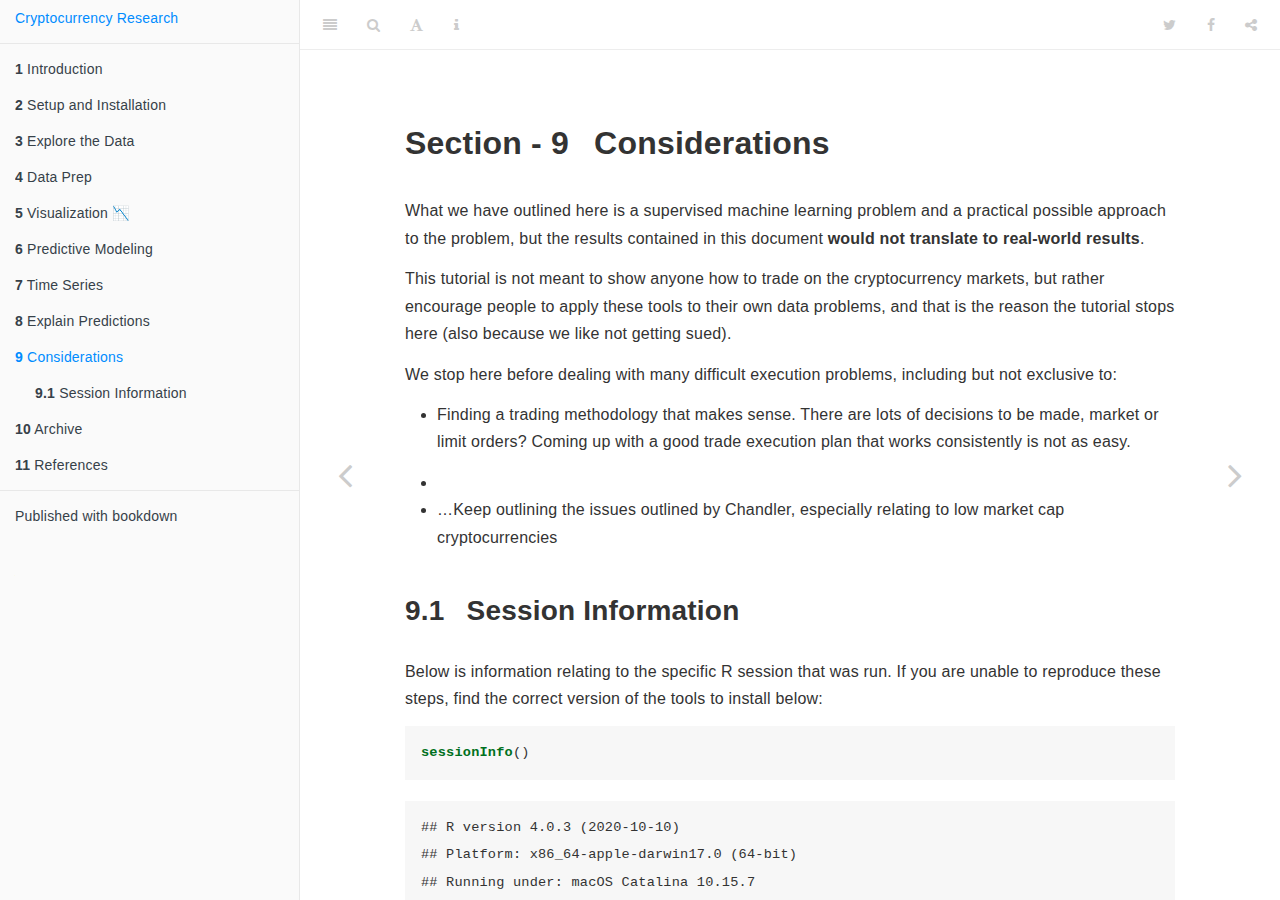
<file: _book/considerations.html>
<!DOCTYPE html>
<html lang="" xml:lang="">
<head>

  <meta charset="utf-8" />
  <meta http-equiv="X-UA-Compatible" content="IE=edge" />
  <title>Section - 9 Considerations | Cryptocurrency Research</title>
  <meta name="description" content="Section - 9 Considerations | Cryptocurrency Research" />
  <meta name="generator" content="bookdown 0.21 and GitBook 2.6.7" />

  <meta property="og:title" content="Section - 9 Considerations | Cryptocurrency Research" />
  <meta property="og:type" content="book" />
  
  
  
  

  <meta name="twitter:card" content="summary" />
  <meta name="twitter:title" content="Section - 9 Considerations | Cryptocurrency Research" />
  
  
  




  <meta name="viewport" content="width=device-width, initial-scale=1" />
  <meta name="apple-mobile-web-app-capable" content="yes" />
  <meta name="apple-mobile-web-app-status-bar-style" content="black" />
  
  
<link rel="prev" href="explain-predictions.html"/>
<link rel="next" href="archive.html"/>
<script src="libs/header-attrs-2.5/header-attrs.js"></script>
<script src="libs/jquery-2.2.3/jquery.min.js"></script>
<link href="libs/gitbook-2.6.7/css/style.css" rel="stylesheet" />
<link href="libs/gitbook-2.6.7/css/plugin-table.css" rel="stylesheet" />
<link href="libs/gitbook-2.6.7/css/plugin-bookdown.css" rel="stylesheet" />
<link href="libs/gitbook-2.6.7/css/plugin-highlight.css" rel="stylesheet" />
<link href="libs/gitbook-2.6.7/css/plugin-search.css" rel="stylesheet" />
<link href="libs/gitbook-2.6.7/css/plugin-fontsettings.css" rel="stylesheet" />
<link href="libs/gitbook-2.6.7/css/plugin-clipboard.css" rel="stylesheet" />









<link href="libs/anchor-sections-1.0/anchor-sections.css" rel="stylesheet" />
<script src="libs/anchor-sections-1.0/anchor-sections.js"></script>
<script src="libs/htmlwidgets-1.5.1/htmlwidgets.js"></script>
<link href="libs/datatables-css-0.0.0/datatables-crosstalk.css" rel="stylesheet" />
<script src="libs/datatables-binding-0.15/datatables.js"></script>
<link href="libs/dt-core-1.10.20/css/jquery.dataTables.min.css" rel="stylesheet" />
<link href="libs/dt-core-1.10.20/css/jquery.dataTables.extra.css" rel="stylesheet" />
<script src="libs/dt-core-1.10.20/js/jquery.dataTables.min.js"></script>
<link href="libs/crosstalk-1.1.0.1/css/crosstalk.css" rel="stylesheet" />
<script src="libs/crosstalk-1.1.0.1/js/crosstalk.min.js"></script>
<script src="libs/plotly-binding-4.9.2.1/plotly.js"></script>
<script src="libs/typedarray-0.1/typedarray.min.js"></script>
<link href="libs/plotly-htmlwidgets-css-1.52.2/plotly-htmlwidgets.css" rel="stylesheet" />
<script src="libs/plotly-main-1.52.2/plotly-latest.min.js"></script>


<style type="text/css">
pre > code.sourceCode { white-space: pre; position: relative; }
pre > code.sourceCode > span { display: inline-block; line-height: 1.25; }
pre > code.sourceCode > span:empty { height: 1.2em; }
code.sourceCode > span { color: inherit; text-decoration: inherit; }
pre.sourceCode { margin: 0; }
@media screen {
div.sourceCode { overflow: auto; }
}
@media print {
pre > code.sourceCode { white-space: pre-wrap; }
pre > code.sourceCode > span { text-indent: -5em; padding-left: 5em; }
}
pre.numberSource code
  { counter-reset: source-line 0; }
pre.numberSource code > span
  { position: relative; left: -4em; counter-increment: source-line; }
pre.numberSource code > span > a:first-child::before
  { content: counter(source-line);
    position: relative; left: -1em; text-align: right; vertical-align: baseline;
    border: none; display: inline-block;
    -webkit-touch-callout: none; -webkit-user-select: none;
    -khtml-user-select: none; -moz-user-select: none;
    -ms-user-select: none; user-select: none;
    padding: 0 4px; width: 4em;
    color: #aaaaaa;
  }
pre.numberSource { margin-left: 3em; border-left: 1px solid #aaaaaa;  padding-left: 4px; }
div.sourceCode
  {   }
@media screen {
pre > code.sourceCode > span > a:first-child::before { text-decoration: underline; }
}
code span.al { color: #ff0000; font-weight: bold; } /* Alert */
code span.an { color: #60a0b0; font-weight: bold; font-style: italic; } /* Annotation */
code span.at { color: #7d9029; } /* Attribute */
code span.bn { color: #40a070; } /* BaseN */
code span.bu { } /* BuiltIn */
code span.cf { color: #007020; font-weight: bold; } /* ControlFlow */
code span.ch { color: #4070a0; } /* Char */
code span.cn { color: #880000; } /* Constant */
code span.co { color: #60a0b0; font-style: italic; } /* Comment */
code span.cv { color: #60a0b0; font-weight: bold; font-style: italic; } /* CommentVar */
code span.do { color: #ba2121; font-style: italic; } /* Documentation */
code span.dt { color: #902000; } /* DataType */
code span.dv { color: #40a070; } /* DecVal */
code span.er { color: #ff0000; font-weight: bold; } /* Error */
code span.ex { } /* Extension */
code span.fl { color: #40a070; } /* Float */
code span.fu { color: #06287e; } /* Function */
code span.im { } /* Import */
code span.in { color: #60a0b0; font-weight: bold; font-style: italic; } /* Information */
code span.kw { color: #007020; font-weight: bold; } /* Keyword */
code span.op { color: #666666; } /* Operator */
code span.ot { color: #007020; } /* Other */
code span.pp { color: #bc7a00; } /* Preprocessor */
code span.sc { color: #4070a0; } /* SpecialChar */
code span.ss { color: #bb6688; } /* SpecialString */
code span.st { color: #4070a0; } /* String */
code span.va { color: #19177c; } /* Variable */
code span.vs { color: #4070a0; } /* VerbatimString */
code span.wa { color: #60a0b0; font-weight: bold; font-style: italic; } /* Warning */
</style>

<link rel="stylesheet" href="style.css" type="text/css" />
</head>

<body>



  <div class="book without-animation with-summary font-size-2 font-family-1" data-basepath=".">

    <div class="book-summary">
      <nav role="navigation">

<ul class="summary">
<li><a href="./">Cryptocurrency Research</a></li>

<li class="divider"></li>
<li class="chapter" data-level="1" data-path="index.html"><a href="index.html"><i class="fa fa-check"></i><b>1</b> Introduction</a>
<ul>
<li class="chapter" data-level="1.1" data-path="index.html"><a href="index.html#what-will-i-learn"><i class="fa fa-check"></i><b>1.1</b> What will I learn?</a></li>
<li class="chapter" data-level="1.2" data-path="index.html"><a href="index.html#before-getting-started"><i class="fa fa-check"></i><b>1.2</b> Before Getting Started</a>
<ul>
<li class="chapter" data-level="1.2.1" data-path="index.html"><a href="index.html#high-level-version"><i class="fa fa-check"></i><b>1.2.1</b> High-Level Version</a></li>
</ul></li>
<li class="chapter" data-level="1.3" data-path="index.html"><a href="index.html#format-notes"><i class="fa fa-check"></i><b>1.3</b> Format Notes</a></li>
<li class="chapter" data-level="1.4" data-path="index.html"><a href="index.html#plan-of-attack"><i class="fa fa-check"></i><b>1.4</b> Plan of Attack</a></li>
<li class="chapter" data-level="1.5" data-path="index.html"><a href="index.html#github-repository"><i class="fa fa-check"></i><b>1.5</b> GitHub Repository</a></li>
<li class="chapter" data-level="1.6" data-path="index.html"><a href="index.html#disclaimer"><i class="fa fa-check"></i><b>1.6</b> Disclaimer</a></li>
</ul></li>
<li class="chapter" data-level="2" data-path="setup.html"><a href="setup.html"><i class="fa fa-check"></i><b>2</b> Setup and Installation</a>
<ul>
<li class="chapter" data-level="2.1" data-path="setup.html"><a href="setup.html#option-1---run-in-the-cloud"><i class="fa fa-check"></i><b>2.1</b> Option 1 - Run in the Cloud</a></li>
<li class="chapter" data-level="2.2" data-path="setup.html"><a href="setup.html#option-2---run-locally"><i class="fa fa-check"></i><b>2.2</b> Option 2 - Run Locally</a>
<ul>
<li class="chapter" data-level="2.2.1" data-path="setup.html"><a href="setup.html#setup-r"><i class="fa fa-check"></i><b>2.2.1</b> Setup R</a></li>
<li class="chapter" data-level="2.2.2" data-path="setup.html"><a href="setup.html#installing-and-loading-packages"><i class="fa fa-check"></i><b>2.2.2</b> Installing and Loading Packages</a></li>
<li class="chapter" data-level="2.2.3" data-path="setup.html"><a href="setup.html#github-repository-1"><i class="fa fa-check"></i><b>2.2.3</b> GitHub Repository</a></li>
</ul></li>
</ul></li>
<li class="chapter" data-level="3" data-path="explore-data.html"><a href="explore-data.html"><i class="fa fa-check"></i><b>3</b> Explore the Data</a>
<ul>
<li class="chapter" data-level="3.1" data-path="explore-data.html"><a href="explore-data.html#pull-the-data"><i class="fa fa-check"></i><b>3.1</b> Pull the Data</a></li>
<li class="chapter" data-level="3.2" data-path="explore-data.html"><a href="explore-data.html#data-preview"><i class="fa fa-check"></i><b>3.2</b> Data Preview</a></li>
<li class="chapter" data-level="3.3" data-path="explore-data.html"><a href="explore-data.html#the-definition-of-a-price"><i class="fa fa-check"></i><b>3.3</b> The definition of a “price”</a>
<ul>
<li class="chapter" data-level="3.3.1" data-path="explore-data.html"><a href="explore-data.html#in-summary"><i class="fa fa-check"></i><b>3.3.1</b> In Summary</a></li>
</ul></li>
<li class="chapter" data-level="3.4" data-path="explore-data.html"><a href="explore-data.html#data-quality"><i class="fa fa-check"></i><b>3.4</b> Data Quality</a></li>
</ul></li>
<li class="chapter" data-level="4" data-path="data-prep.html"><a href="data-prep.html"><i class="fa fa-check"></i><b>4</b> Data Prep</a>
<ul>
<li class="chapter" data-level="4.1" data-path="data-prep.html"><a href="data-prep.html#remove-nulls"><i class="fa fa-check"></i><b>4.1</b> Remove Nulls</a></li>
<li class="chapter" data-level="4.2" data-path="data-prep.html"><a href="data-prep.html#calculate-price_usd-column"><i class="fa fa-check"></i><b>4.2</b> Calculate <code>price_usd</code> Column</a></li>
<li class="chapter" data-level="4.3" data-path="data-prep.html"><a href="data-prep.html#clean-data-by-group"><i class="fa fa-check"></i><b>4.3</b> Clean Data by Group</a>
<ul>
<li class="chapter" data-level="4.3.1" data-path="data-prep.html"><a href="data-prep.html#remove-symbols-without-enough-rows"><i class="fa fa-check"></i><b>4.3.1</b> Remove symbols without enough rows</a></li>
<li class="chapter" data-level="4.3.2" data-path="data-prep.html"><a href="data-prep.html#remove-symbols-without-data-from-the-last-3-days"><i class="fa fa-check"></i><b>4.3.2</b> Remove symbols without data from the last 3 days</a></li>
</ul></li>
<li class="chapter" data-level="4.4" data-path="data-prep.html"><a href="data-prep.html#calculate-target"><i class="fa fa-check"></i><b>4.4</b> Calculate Target</a>
<ul>
<li class="chapter" data-level="4.4.1" data-path="data-prep.html"><a href="data-prep.html#any-gaps"><i class="fa fa-check"></i><b>4.4.1</b> Any gaps?</a></li>
<li class="chapter" data-level="4.4.2" data-path="data-prep.html"><a href="data-prep.html#convert-to-tsibble"><i class="fa fa-check"></i><b>4.4.2</b> Convert to tsibble</a></li>
<li class="chapter" data-level="4.4.3" data-path="data-prep.html"><a href="data-prep.html#scan-gaps"><i class="fa fa-check"></i><b>4.4.3</b> Scan gaps</a></li>
<li class="chapter" data-level="4.4.4" data-path="data-prep.html"><a href="data-prep.html#fill-gaps"><i class="fa fa-check"></i><b>4.4.4</b> Fill gaps</a></li>
<li class="chapter" data-level="4.4.5" data-path="data-prep.html"><a href="data-prep.html#calculate-target-1"><i class="fa fa-check"></i><b>4.4.5</b> Calculate Target</a></li>
</ul></li>
<li class="chapter" data-level="4.5" data-path="data-prep.html"><a href="data-prep.html#cross-validation"><i class="fa fa-check"></i><b>4.5</b> Cross Validation</a></li>
<li class="chapter" data-level="4.6" data-path="data-prep.html"><a href="data-prep.html#fix-data-by-split"><i class="fa fa-check"></i><b>4.6</b> Fix Data by Split</a>
<ul>
<li class="chapter" data-level="4.6.1" data-path="data-prep.html"><a href="data-prep.html#zero-variance"><i class="fa fa-check"></i><b>4.6.1</b> Zero Variance</a></li>
</ul></li>
<li class="chapter" data-level="4.7" data-path="data-prep.html"><a href="data-prep.html#nest-data"><i class="fa fa-check"></i><b>4.7</b> Nest data</a></li>
<li class="chapter" data-level="4.8" data-path="data-prep.html"><a href="data-prep.html#functional-programming"><i class="fa fa-check"></i><b>4.8</b> Functional Programming</a></li>
</ul></li>
<li class="chapter" data-level="5" data-path="visualization.html"><a href="visualization.html"><i class="fa fa-check"></i><b>5</b> Visualization 📉</a>
<ul>
<li class="chapter" data-level="5.1" data-path="visualization.html"><a href="visualization.html#basics---ggplot2"><i class="fa fa-check"></i><b>5.1</b> Basics - ggplot2</a></li>
<li class="chapter" data-level="5.2" data-path="visualization.html"><a href="visualization.html#using-extensions"><i class="fa fa-check"></i><b>5.2</b> Using Extensions</a>
<ul>
<li class="chapter" data-level="5.2.1" data-path="visualization.html"><a href="visualization.html#ggthemes"><i class="fa fa-check"></i><b>5.2.1</b> ggthemes</a></li>
<li class="chapter" data-level="5.2.2" data-path="visualization.html"><a href="visualization.html#plotly"><i class="fa fa-check"></i><b>5.2.2</b> plotly</a></li>
<li class="chapter" data-level="5.2.3" data-path="visualization.html"><a href="visualization.html#ggpubr"><i class="fa fa-check"></i><b>5.2.3</b> ggpubr</a></li>
<li class="chapter" data-level="5.2.4" data-path="visualization.html"><a href="visualization.html#ggforce"><i class="fa fa-check"></i><b>5.2.4</b> ggforce</a></li>
<li class="chapter" data-level="5.2.5" data-path="visualization.html"><a href="visualization.html#gganimate"><i class="fa fa-check"></i><b>5.2.5</b> gganimate</a></li>
<li class="chapter" data-level="5.2.6" data-path="visualization.html"><a href="visualization.html#ggtimeseries"><i class="fa fa-check"></i><b>5.2.6</b> ggTimeSeries</a></li>
<li class="chapter" data-level="5.2.7" data-path="visualization.html"><a href="visualization.html#rayshader"><i class="fa fa-check"></i><b>5.2.7</b> Rayshader</a></li>
</ul></li>
</ul></li>
<li class="chapter" data-level="6" data-path="predictive-modeling.html"><a href="predictive-modeling.html"><i class="fa fa-check"></i><b>6</b> Predictive Modeling</a>
<ul>
<li class="chapter" data-level="6.1" data-path="predictive-modeling.html"><a href="predictive-modeling.html#example-simple-model"><i class="fa fa-check"></i><b>6.1</b> Example Simple Model</a>
<ul>
<li class="chapter" data-level="6.1.1" data-path="predictive-modeling.html"><a href="predictive-modeling.html#using-functional-programming"><i class="fa fa-check"></i><b>6.1.1</b> Using Functional Programming</a></li>
</ul></li>
<li class="chapter" data-level="6.2" data-path="predictive-modeling.html"><a href="predictive-modeling.html#caret"><i class="fa fa-check"></i><b>6.2</b> Caret</a>
<ul>
<li class="chapter" data-level="6.2.1" data-path="predictive-modeling.html"><a href="predictive-modeling.html#parallel-processing"><i class="fa fa-check"></i><b>6.2.1</b> Parallel Processing</a></li>
<li class="chapter" data-level="6.2.2" data-path="predictive-modeling.html"><a href="predictive-modeling.html#functional-programming---here-or-elsewhere"><i class="fa fa-check"></i><b>6.2.2</b> Functional Programming - here or elsewhere?</a></li>
</ul></li>
</ul></li>
<li class="chapter" data-level="7" data-path="time-series.html"><a href="time-series.html"><i class="fa fa-check"></i><b>7</b> Time Series</a></li>
<li class="chapter" data-level="8" data-path="explain-predictions.html"><a href="explain-predictions.html"><i class="fa fa-check"></i><b>8</b> Explain Predictions</a></li>
<li class="chapter" data-level="9" data-path="considerations.html"><a href="considerations.html"><i class="fa fa-check"></i><b>9</b> Considerations</a>
<ul>
<li class="chapter" data-level="9.1" data-path="considerations.html"><a href="considerations.html#session-information"><i class="fa fa-check"></i><b>9.1</b> Session Information</a></li>
</ul></li>
<li class="chapter" data-level="10" data-path="archive.html"><a href="archive.html"><i class="fa fa-check"></i><b>10</b> Archive</a>
<ul>
<li class="chapter" data-level="10.1" data-path="archive.html"><a href="archive.html#may-2020"><i class="fa fa-check"></i><b>10.1</b> May 2020</a></li>
</ul></li>
<li class="chapter" data-level="11" data-path="references.html"><a href="references.html"><i class="fa fa-check"></i><b>11</b> References</a>
<ul>
<li class="chapter" data-level="11.1" data-path="references.html"><a href="references.html#resources-used"><i class="fa fa-check"></i><b>11.1</b> Resources Used</a>
<ul>
<li class="chapter" data-level="11.1.1" data-path="references.html"><a href="references.html#visualization-section"><i class="fa fa-check"></i><b>11.1.1</b> Visualization Section</a></li>
<li class="chapter" data-level="11.1.2" data-path="references.html"><a href="references.html#time-series-section"><i class="fa fa-check"></i><b>11.1.2</b> Time Series Section</a></li>
</ul></li>
<li class="chapter" data-level="11.2" data-path="references.html"><a href="references.html#packages-used-and-cited"><i class="fa fa-check"></i><b>11.2</b> Packages used and cited</a></li>
</ul></li>
<li class="divider"></li>
<li><a href="https://github.com/rstudio/bookdown" target="blank">Published with bookdown</a></li>

</ul>

      </nav>
    </div>

    <div class="book-body">
      <div class="body-inner">
        <div class="book-header" role="navigation">
          <h1>
            <i class="fa fa-circle-o-notch fa-spin"></i><a href="./">Cryptocurrency Research</a>
          </h1>
        </div>

        <div class="page-wrapper" tabindex="-1" role="main">
          <div class="page-inner">

            <section class="normal" id="section-">
<div id="considerations" class="section level1" number="9">
<h1><span class="header-section-number">Section - 9</span> Considerations</h1>
<p>What we have outlined here is a supervised machine learning problem and a practical possible approach to the problem, but the results contained in this document <strong>would not translate to real-world results</strong>.</p>
<p>This tutorial is not meant to show anyone how to trade on the cryptocurrency markets, but rather encourage people to apply these tools to their own data problems, and that is the reason the tutorial stops here (also because we like not getting sued).</p>
<p>We stop here before dealing with many difficult execution problems, including but not exclusive to:</p>
<ul>
<li><p>Finding a trading methodology that makes sense. There are lots of decisions to be made, market or limit orders? Coming up with a good trade execution plan that works consistently is not as easy.</p></li>
<li></li>
<li><p>…Keep outlining the issues outlined by Chandler, especially relating to low market cap cryptocurrencies</p></li>
</ul>
<div id="session-information" class="section level2" number="9.1">
<h2><span class="header-section-number">9.1</span> Session Information</h2>
<p>Below is information relating to the specific R session that was run. If you are unable to reproduce these steps, find the correct version of the tools to install below:</p>
<div class="sourceCode" id="cb85"><pre class="sourceCode r"><code class="sourceCode r"><span id="cb85-1"><a href="considerations.html#cb85-1" aria-hidden="true"></a><span class="kw">sessionInfo</span>()</span></code></pre></div>
<pre><code>## R version 4.0.3 (2020-10-10)
## Platform: x86_64-apple-darwin17.0 (64-bit)
## Running under: macOS Catalina 10.15.7
## 
## Matrix products: default
## BLAS:   /Library/Frameworks/R.framework/Versions/4.0/Resources/lib/libRblas.dylib
## LAPACK: /Library/Frameworks/R.framework/Versions/4.0/Resources/lib/libRlapack.dylib
## 
## locale:
## [1] en_US.UTF-8/en_US.UTF-8/en_US.UTF-8/C/en_US.UTF-8/en_US.UTF-8
## 
## attached base packages:
## [1] parallel  stats     graphics  grDevices utils     datasets  methods  
## [8] base     
## 
## other attached packages:
##  [1] deepnet_0.2        gbm_2.1.8          xgboost_1.0.0.2    transformr_0.1.3  
##  [5] gganimate_1.0.5    ggforce_0.3.2      ggpubr_0.4.0       plotly_4.9.2.1    
##  [9] ggthemes_4.2.0     magick_2.5.0       av_0.5.1           gifski_0.8.6      
## [13] ggTimeSeries_1.0.1 anytime_0.3.7      caret_6.0-86       lattice_0.20-38   
## [17] DT_0.15            doParallel_1.0.15  iterators_1.0.12   foreach_1.5.0     
## [21] tsibble_0.9.2      skimr_2.1          forcats_0.5.0      stringr_1.4.0     
## [25] dplyr_1.0.2        purrr_0.3.4        readr_1.3.1        tidyr_1.1.1       
## [29] tibble_3.0.4       ggplot2_3.3.2      tidyverse_1.3.0    pins_0.4.0        
## [33] pacman_0.5.1       knitr_1.30         bookdown_0.21     
## 
## loaded via a namespace (and not attached):
##   [1] readxl_1.3.1         backports_1.1.6      plyr_1.8.6          
##   [4] repr_1.1.0           lazyeval_0.2.2       splines_4.0.3       
##   [7] crosstalk_1.1.0.1    digest_0.6.25        htmltools_0.5.0     
##  [10] fansi_0.4.1          magrittr_1.5         openxlsx_4.2.2      
##  [13] recipes_0.1.14       modelr_0.1.6         gower_0.2.1         
##  [16] lpSolve_5.6.15       prettyunits_1.1.1    colorspace_1.4-1    
##  [19] rappdirs_0.3.1       rvest_0.3.5          haven_2.2.0         
##  [22] xfun_0.18            crayon_1.3.4         jsonlite_1.7.1      
##  [25] survival_3.1-8       glue_1.4.1           polyclip_1.10-0     
##  [28] gtable_0.3.0         ipred_0.9-9          car_3.0-10          
##  [31] abind_1.4-5          scales_1.1.1         emo_0.0.0.9000      
##  [34] DBI_1.1.0            rstatix_0.6.0        Rcpp_1.0.4.6        
##  [37] viridisLite_0.3.0    progress_1.2.2       units_0.6-7         
##  [40] foreign_0.8-80       stats4_4.0.3         lava_1.6.7          
##  [43] prodlim_2019.11.13   htmlwidgets_1.5.1    httr_1.4.2          
##  [46] ellipsis_0.3.1       pkgconfig_2.0.3      farver_2.0.3        
##  [49] nnet_7.3-12          dbplyr_1.4.2         utf8_1.1.4          
##  [52] labeling_0.3         tidyselect_1.1.0     rlang_0.4.7         
##  [55] reshape2_1.4.3       munsell_0.5.0        cellranger_1.1.0    
##  [58] tools_4.0.3          cli_2.0.2            generics_0.0.2      
##  [61] broom_0.7.2          evaluate_0.14        yaml_2.2.1          
##  [64] ModelMetrics_1.2.2.2 fs_1.4.1             zip_2.0.4           
##  [67] nlme_3.1-144         xml2_1.3.1           compiler_4.0.3      
##  [70] rstudioapi_0.11      filelock_1.0.2       curl_4.3            
##  [73] e1071_1.7-4          ggsignif_0.6.0       reprex_0.3.0        
##  [76] tweenr_1.0.1         stringi_1.4.6        highr_0.8           
##  [79] Matrix_1.2-18        classInt_0.4-3       vctrs_0.3.2         
##  [82] pillar_1.4.4         lifecycle_0.2.0      data.table_1.12.8   
##  [85] R6_2.4.1             KernSmooth_2.23-16   rio_0.5.16          
##  [88] codetools_0.2-16     MASS_7.3-51.5        assertthat_0.2.1    
##  [91] withr_2.3.0          mgcv_1.8-31          hms_0.5.3           
##  [94] grid_4.0.3           rpart_4.1-15         timeDate_3043.102   
##  [97] class_7.3-15         rmarkdown_2.5        carData_3.0-4       
## [100] sf_0.9-6             pROC_1.16.2          lubridate_1.7.8     
## [103] base64enc_0.1-3</code></pre>

</div>
</div>
            </section>

          </div>
        </div>
      </div>
<a href="explain-predictions.html" class="navigation navigation-prev " aria-label="Previous page"><i class="fa fa-angle-left"></i></a>
<a href="archive.html" class="navigation navigation-next " aria-label="Next page"><i class="fa fa-angle-right"></i></a>
    </div>
  </div>
<script src="libs/gitbook-2.6.7/js/app.min.js"></script>
<script src="libs/gitbook-2.6.7/js/lunr.js"></script>
<script src="libs/gitbook-2.6.7/js/clipboard.min.js"></script>
<script src="libs/gitbook-2.6.7/js/plugin-search.js"></script>
<script src="libs/gitbook-2.6.7/js/plugin-sharing.js"></script>
<script src="libs/gitbook-2.6.7/js/plugin-fontsettings.js"></script>
<script src="libs/gitbook-2.6.7/js/plugin-bookdown.js"></script>
<script src="libs/gitbook-2.6.7/js/jquery.highlight.js"></script>
<script src="libs/gitbook-2.6.7/js/plugin-clipboard.js"></script>
<script>
gitbook.require(["gitbook"], function(gitbook) {
gitbook.start({
"sharing": {
"github": false,
"facebook": true,
"twitter": true,
"linkedin": false,
"weibo": false,
"instapaper": false,
"vk": false,
"all": ["facebook", "twitter", "linkedin", "weibo", "instapaper"]
},
"fontsettings": {
"theme": "white",
"family": "sans",
"size": 2
},
"edit": {
"link": null,
"text": null
},
"history": {
"link": null,
"text": null
},
"view": {
"link": null,
"text": null
},
"download": null,
"toc": {
"collapse": "section"
}
});
});
</script>

</body>

</html>
</file>
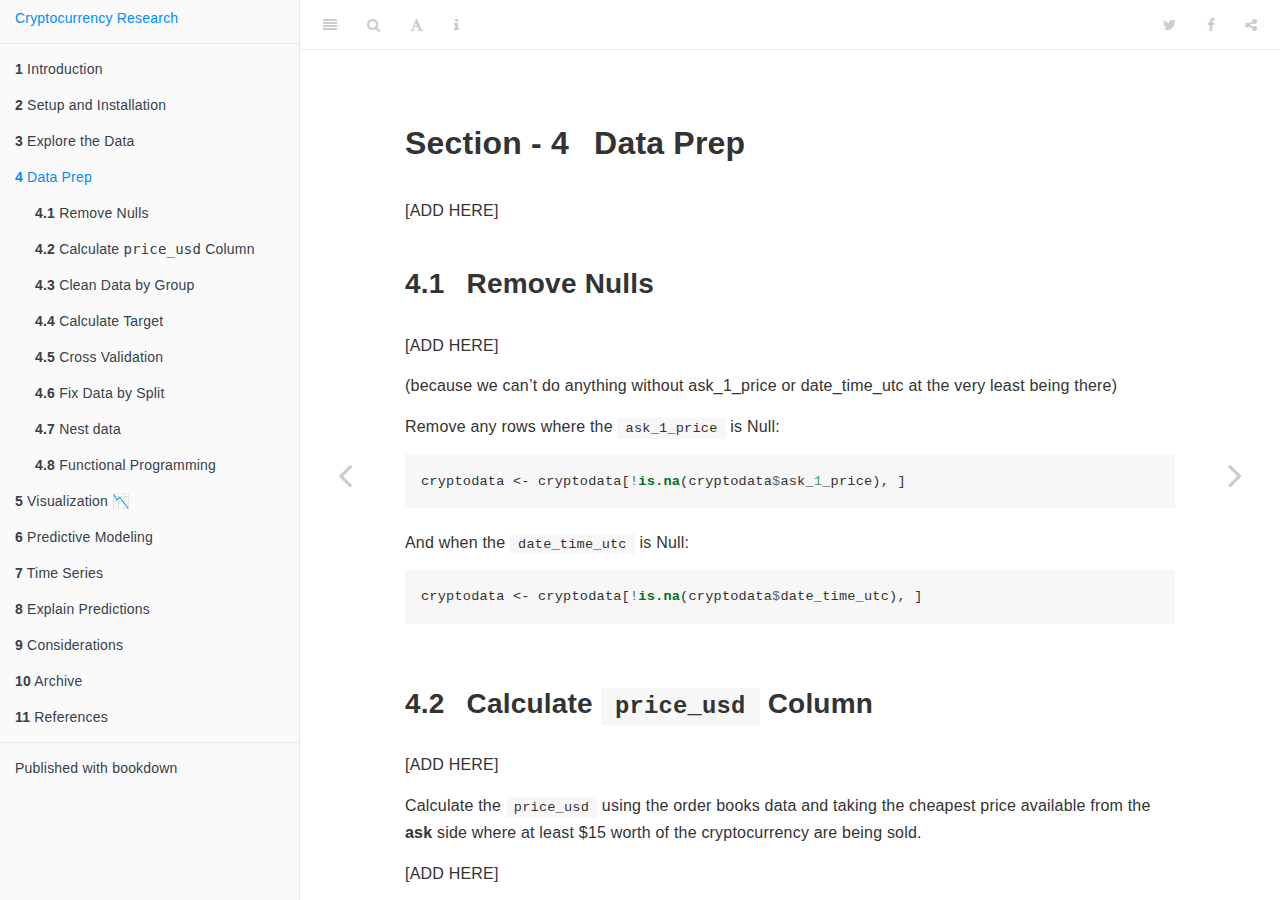
<file: _book/data-prep.html>
<!DOCTYPE html>
<html lang="" xml:lang="">
<head>

  <meta charset="utf-8" />
  <meta http-equiv="X-UA-Compatible" content="IE=edge" />
  <title>Section - 4 Data Prep | Cryptocurrency Research</title>
  <meta name="description" content="Section - 4 Data Prep | Cryptocurrency Research" />
  <meta name="generator" content="bookdown 0.21 and GitBook 2.6.7" />

  <meta property="og:title" content="Section - 4 Data Prep | Cryptocurrency Research" />
  <meta property="og:type" content="book" />
  
  
  
  

  <meta name="twitter:card" content="summary" />
  <meta name="twitter:title" content="Section - 4 Data Prep | Cryptocurrency Research" />
  
  
  




  <meta name="viewport" content="width=device-width, initial-scale=1" />
  <meta name="apple-mobile-web-app-capable" content="yes" />
  <meta name="apple-mobile-web-app-status-bar-style" content="black" />
  
  
<link rel="prev" href="explore-data.html"/>
<link rel="next" href="visualization.html"/>
<script src="libs/header-attrs-2.5/header-attrs.js"></script>
<script src="libs/jquery-2.2.3/jquery.min.js"></script>
<link href="libs/gitbook-2.6.7/css/style.css" rel="stylesheet" />
<link href="libs/gitbook-2.6.7/css/plugin-table.css" rel="stylesheet" />
<link href="libs/gitbook-2.6.7/css/plugin-bookdown.css" rel="stylesheet" />
<link href="libs/gitbook-2.6.7/css/plugin-highlight.css" rel="stylesheet" />
<link href="libs/gitbook-2.6.7/css/plugin-search.css" rel="stylesheet" />
<link href="libs/gitbook-2.6.7/css/plugin-fontsettings.css" rel="stylesheet" />
<link href="libs/gitbook-2.6.7/css/plugin-clipboard.css" rel="stylesheet" />









<link href="libs/anchor-sections-1.0/anchor-sections.css" rel="stylesheet" />
<script src="libs/anchor-sections-1.0/anchor-sections.js"></script>
<script src="libs/htmlwidgets-1.5.1/htmlwidgets.js"></script>
<link href="libs/datatables-css-0.0.0/datatables-crosstalk.css" rel="stylesheet" />
<script src="libs/datatables-binding-0.15/datatables.js"></script>
<link href="libs/dt-core-1.10.20/css/jquery.dataTables.min.css" rel="stylesheet" />
<link href="libs/dt-core-1.10.20/css/jquery.dataTables.extra.css" rel="stylesheet" />
<script src="libs/dt-core-1.10.20/js/jquery.dataTables.min.js"></script>
<link href="libs/crosstalk-1.1.0.1/css/crosstalk.css" rel="stylesheet" />
<script src="libs/crosstalk-1.1.0.1/js/crosstalk.min.js"></script>
<script src="libs/plotly-binding-4.9.2.1/plotly.js"></script>
<script src="libs/typedarray-0.1/typedarray.min.js"></script>
<link href="libs/plotly-htmlwidgets-css-1.52.2/plotly-htmlwidgets.css" rel="stylesheet" />
<script src="libs/plotly-main-1.52.2/plotly-latest.min.js"></script>


<style type="text/css">
pre > code.sourceCode { white-space: pre; position: relative; }
pre > code.sourceCode > span { display: inline-block; line-height: 1.25; }
pre > code.sourceCode > span:empty { height: 1.2em; }
code.sourceCode > span { color: inherit; text-decoration: inherit; }
pre.sourceCode { margin: 0; }
@media screen {
div.sourceCode { overflow: auto; }
}
@media print {
pre > code.sourceCode { white-space: pre-wrap; }
pre > code.sourceCode > span { text-indent: -5em; padding-left: 5em; }
}
pre.numberSource code
  { counter-reset: source-line 0; }
pre.numberSource code > span
  { position: relative; left: -4em; counter-increment: source-line; }
pre.numberSource code > span > a:first-child::before
  { content: counter(source-line);
    position: relative; left: -1em; text-align: right; vertical-align: baseline;
    border: none; display: inline-block;
    -webkit-touch-callout: none; -webkit-user-select: none;
    -khtml-user-select: none; -moz-user-select: none;
    -ms-user-select: none; user-select: none;
    padding: 0 4px; width: 4em;
    color: #aaaaaa;
  }
pre.numberSource { margin-left: 3em; border-left: 1px solid #aaaaaa;  padding-left: 4px; }
div.sourceCode
  {   }
@media screen {
pre > code.sourceCode > span > a:first-child::before { text-decoration: underline; }
}
code span.al { color: #ff0000; font-weight: bold; } /* Alert */
code span.an { color: #60a0b0; font-weight: bold; font-style: italic; } /* Annotation */
code span.at { color: #7d9029; } /* Attribute */
code span.bn { color: #40a070; } /* BaseN */
code span.bu { } /* BuiltIn */
code span.cf { color: #007020; font-weight: bold; } /* ControlFlow */
code span.ch { color: #4070a0; } /* Char */
code span.cn { color: #880000; } /* Constant */
code span.co { color: #60a0b0; font-style: italic; } /* Comment */
code span.cv { color: #60a0b0; font-weight: bold; font-style: italic; } /* CommentVar */
code span.do { color: #ba2121; font-style: italic; } /* Documentation */
code span.dt { color: #902000; } /* DataType */
code span.dv { color: #40a070; } /* DecVal */
code span.er { color: #ff0000; font-weight: bold; } /* Error */
code span.ex { } /* Extension */
code span.fl { color: #40a070; } /* Float */
code span.fu { color: #06287e; } /* Function */
code span.im { } /* Import */
code span.in { color: #60a0b0; font-weight: bold; font-style: italic; } /* Information */
code span.kw { color: #007020; font-weight: bold; } /* Keyword */
code span.op { color: #666666; } /* Operator */
code span.ot { color: #007020; } /* Other */
code span.pp { color: #bc7a00; } /* Preprocessor */
code span.sc { color: #4070a0; } /* SpecialChar */
code span.ss { color: #bb6688; } /* SpecialString */
code span.st { color: #4070a0; } /* String */
code span.va { color: #19177c; } /* Variable */
code span.vs { color: #4070a0; } /* VerbatimString */
code span.wa { color: #60a0b0; font-weight: bold; font-style: italic; } /* Warning */
</style>

<link rel="stylesheet" href="style.css" type="text/css" />
</head>

<body>



  <div class="book without-animation with-summary font-size-2 font-family-1" data-basepath=".">

    <div class="book-summary">
      <nav role="navigation">

<ul class="summary">
<li><a href="./">Cryptocurrency Research</a></li>

<li class="divider"></li>
<li class="chapter" data-level="1" data-path="index.html"><a href="index.html"><i class="fa fa-check"></i><b>1</b> Introduction</a>
<ul>
<li class="chapter" data-level="1.1" data-path="index.html"><a href="index.html#what-will-i-learn"><i class="fa fa-check"></i><b>1.1</b> What will I learn?</a></li>
<li class="chapter" data-level="1.2" data-path="index.html"><a href="index.html#before-getting-started"><i class="fa fa-check"></i><b>1.2</b> Before Getting Started</a>
<ul>
<li class="chapter" data-level="1.2.1" data-path="index.html"><a href="index.html#high-level-version"><i class="fa fa-check"></i><b>1.2.1</b> High-Level Version</a></li>
</ul></li>
<li class="chapter" data-level="1.3" data-path="index.html"><a href="index.html#format-notes"><i class="fa fa-check"></i><b>1.3</b> Format Notes</a></li>
<li class="chapter" data-level="1.4" data-path="index.html"><a href="index.html#plan-of-attack"><i class="fa fa-check"></i><b>1.4</b> Plan of Attack</a></li>
<li class="chapter" data-level="1.5" data-path="index.html"><a href="index.html#github-repository"><i class="fa fa-check"></i><b>1.5</b> GitHub Repository</a></li>
<li class="chapter" data-level="1.6" data-path="index.html"><a href="index.html#disclaimer"><i class="fa fa-check"></i><b>1.6</b> Disclaimer</a></li>
</ul></li>
<li class="chapter" data-level="2" data-path="setup.html"><a href="setup.html"><i class="fa fa-check"></i><b>2</b> Setup and Installation</a>
<ul>
<li class="chapter" data-level="2.1" data-path="setup.html"><a href="setup.html#option-1---run-in-the-cloud"><i class="fa fa-check"></i><b>2.1</b> Option 1 - Run in the Cloud</a></li>
<li class="chapter" data-level="2.2" data-path="setup.html"><a href="setup.html#option-2---run-locally"><i class="fa fa-check"></i><b>2.2</b> Option 2 - Run Locally</a>
<ul>
<li class="chapter" data-level="2.2.1" data-path="setup.html"><a href="setup.html#setup-r"><i class="fa fa-check"></i><b>2.2.1</b> Setup R</a></li>
<li class="chapter" data-level="2.2.2" data-path="setup.html"><a href="setup.html#installing-and-loading-packages"><i class="fa fa-check"></i><b>2.2.2</b> Installing and Loading Packages</a></li>
<li class="chapter" data-level="2.2.3" data-path="setup.html"><a href="setup.html#github-repository-1"><i class="fa fa-check"></i><b>2.2.3</b> GitHub Repository</a></li>
</ul></li>
</ul></li>
<li class="chapter" data-level="3" data-path="explore-data.html"><a href="explore-data.html"><i class="fa fa-check"></i><b>3</b> Explore the Data</a>
<ul>
<li class="chapter" data-level="3.1" data-path="explore-data.html"><a href="explore-data.html#pull-the-data"><i class="fa fa-check"></i><b>3.1</b> Pull the Data</a></li>
<li class="chapter" data-level="3.2" data-path="explore-data.html"><a href="explore-data.html#data-preview"><i class="fa fa-check"></i><b>3.2</b> Data Preview</a></li>
<li class="chapter" data-level="3.3" data-path="explore-data.html"><a href="explore-data.html#the-definition-of-a-price"><i class="fa fa-check"></i><b>3.3</b> The definition of a “price”</a>
<ul>
<li class="chapter" data-level="3.3.1" data-path="explore-data.html"><a href="explore-data.html#in-summary"><i class="fa fa-check"></i><b>3.3.1</b> In Summary</a></li>
</ul></li>
<li class="chapter" data-level="3.4" data-path="explore-data.html"><a href="explore-data.html#data-quality"><i class="fa fa-check"></i><b>3.4</b> Data Quality</a></li>
</ul></li>
<li class="chapter" data-level="4" data-path="data-prep.html"><a href="data-prep.html"><i class="fa fa-check"></i><b>4</b> Data Prep</a>
<ul>
<li class="chapter" data-level="4.1" data-path="data-prep.html"><a href="data-prep.html#remove-nulls"><i class="fa fa-check"></i><b>4.1</b> Remove Nulls</a></li>
<li class="chapter" data-level="4.2" data-path="data-prep.html"><a href="data-prep.html#calculate-price_usd-column"><i class="fa fa-check"></i><b>4.2</b> Calculate <code>price_usd</code> Column</a></li>
<li class="chapter" data-level="4.3" data-path="data-prep.html"><a href="data-prep.html#clean-data-by-group"><i class="fa fa-check"></i><b>4.3</b> Clean Data by Group</a>
<ul>
<li class="chapter" data-level="4.3.1" data-path="data-prep.html"><a href="data-prep.html#remove-symbols-without-enough-rows"><i class="fa fa-check"></i><b>4.3.1</b> Remove symbols without enough rows</a></li>
<li class="chapter" data-level="4.3.2" data-path="data-prep.html"><a href="data-prep.html#remove-symbols-without-data-from-the-last-3-days"><i class="fa fa-check"></i><b>4.3.2</b> Remove symbols without data from the last 3 days</a></li>
</ul></li>
<li class="chapter" data-level="4.4" data-path="data-prep.html"><a href="data-prep.html#calculate-target"><i class="fa fa-check"></i><b>4.4</b> Calculate Target</a>
<ul>
<li class="chapter" data-level="4.4.1" data-path="data-prep.html"><a href="data-prep.html#any-gaps"><i class="fa fa-check"></i><b>4.4.1</b> Any gaps?</a></li>
<li class="chapter" data-level="4.4.2" data-path="data-prep.html"><a href="data-prep.html#convert-to-tsibble"><i class="fa fa-check"></i><b>4.4.2</b> Convert to tsibble</a></li>
<li class="chapter" data-level="4.4.3" data-path="data-prep.html"><a href="data-prep.html#scan-gaps"><i class="fa fa-check"></i><b>4.4.3</b> Scan gaps</a></li>
<li class="chapter" data-level="4.4.4" data-path="data-prep.html"><a href="data-prep.html#fill-gaps"><i class="fa fa-check"></i><b>4.4.4</b> Fill gaps</a></li>
<li class="chapter" data-level="4.4.5" data-path="data-prep.html"><a href="data-prep.html#calculate-target-1"><i class="fa fa-check"></i><b>4.4.5</b> Calculate Target</a></li>
</ul></li>
<li class="chapter" data-level="4.5" data-path="data-prep.html"><a href="data-prep.html#cross-validation"><i class="fa fa-check"></i><b>4.5</b> Cross Validation</a></li>
<li class="chapter" data-level="4.6" data-path="data-prep.html"><a href="data-prep.html#fix-data-by-split"><i class="fa fa-check"></i><b>4.6</b> Fix Data by Split</a>
<ul>
<li class="chapter" data-level="4.6.1" data-path="data-prep.html"><a href="data-prep.html#zero-variance"><i class="fa fa-check"></i><b>4.6.1</b> Zero Variance</a></li>
</ul></li>
<li class="chapter" data-level="4.7" data-path="data-prep.html"><a href="data-prep.html#nest-data"><i class="fa fa-check"></i><b>4.7</b> Nest data</a></li>
<li class="chapter" data-level="4.8" data-path="data-prep.html"><a href="data-prep.html#functional-programming"><i class="fa fa-check"></i><b>4.8</b> Functional Programming</a></li>
</ul></li>
<li class="chapter" data-level="5" data-path="visualization.html"><a href="visualization.html"><i class="fa fa-check"></i><b>5</b> Visualization 📉</a>
<ul>
<li class="chapter" data-level="5.1" data-path="visualization.html"><a href="visualization.html#basics---ggplot2"><i class="fa fa-check"></i><b>5.1</b> Basics - ggplot2</a></li>
<li class="chapter" data-level="5.2" data-path="visualization.html"><a href="visualization.html#using-extensions"><i class="fa fa-check"></i><b>5.2</b> Using Extensions</a>
<ul>
<li class="chapter" data-level="5.2.1" data-path="visualization.html"><a href="visualization.html#ggthemes"><i class="fa fa-check"></i><b>5.2.1</b> ggthemes</a></li>
<li class="chapter" data-level="5.2.2" data-path="visualization.html"><a href="visualization.html#plotly"><i class="fa fa-check"></i><b>5.2.2</b> plotly</a></li>
<li class="chapter" data-level="5.2.3" data-path="visualization.html"><a href="visualization.html#ggpubr"><i class="fa fa-check"></i><b>5.2.3</b> ggpubr</a></li>
<li class="chapter" data-level="5.2.4" data-path="visualization.html"><a href="visualization.html#ggforce"><i class="fa fa-check"></i><b>5.2.4</b> ggforce</a></li>
<li class="chapter" data-level="5.2.5" data-path="visualization.html"><a href="visualization.html#gganimate"><i class="fa fa-check"></i><b>5.2.5</b> gganimate</a></li>
<li class="chapter" data-level="5.2.6" data-path="visualization.html"><a href="visualization.html#ggtimeseries"><i class="fa fa-check"></i><b>5.2.6</b> ggTimeSeries</a></li>
<li class="chapter" data-level="5.2.7" data-path="visualization.html"><a href="visualization.html#rayshader"><i class="fa fa-check"></i><b>5.2.7</b> Rayshader</a></li>
</ul></li>
</ul></li>
<li class="chapter" data-level="6" data-path="predictive-modeling.html"><a href="predictive-modeling.html"><i class="fa fa-check"></i><b>6</b> Predictive Modeling</a>
<ul>
<li class="chapter" data-level="6.1" data-path="predictive-modeling.html"><a href="predictive-modeling.html#example-simple-model"><i class="fa fa-check"></i><b>6.1</b> Example Simple Model</a>
<ul>
<li class="chapter" data-level="6.1.1" data-path="predictive-modeling.html"><a href="predictive-modeling.html#using-functional-programming"><i class="fa fa-check"></i><b>6.1.1</b> Using Functional Programming</a></li>
</ul></li>
<li class="chapter" data-level="6.2" data-path="predictive-modeling.html"><a href="predictive-modeling.html#caret"><i class="fa fa-check"></i><b>6.2</b> Caret</a>
<ul>
<li class="chapter" data-level="6.2.1" data-path="predictive-modeling.html"><a href="predictive-modeling.html#parallel-processing"><i class="fa fa-check"></i><b>6.2.1</b> Parallel Processing</a></li>
<li class="chapter" data-level="6.2.2" data-path="predictive-modeling.html"><a href="predictive-modeling.html#functional-programming---here-or-elsewhere"><i class="fa fa-check"></i><b>6.2.2</b> Functional Programming - here or elsewhere?</a></li>
</ul></li>
</ul></li>
<li class="chapter" data-level="7" data-path="time-series.html"><a href="time-series.html"><i class="fa fa-check"></i><b>7</b> Time Series</a></li>
<li class="chapter" data-level="8" data-path="explain-predictions.html"><a href="explain-predictions.html"><i class="fa fa-check"></i><b>8</b> Explain Predictions</a></li>
<li class="chapter" data-level="9" data-path="considerations.html"><a href="considerations.html"><i class="fa fa-check"></i><b>9</b> Considerations</a>
<ul>
<li class="chapter" data-level="9.1" data-path="considerations.html"><a href="considerations.html#session-information"><i class="fa fa-check"></i><b>9.1</b> Session Information</a></li>
</ul></li>
<li class="chapter" data-level="10" data-path="archive.html"><a href="archive.html"><i class="fa fa-check"></i><b>10</b> Archive</a>
<ul>
<li class="chapter" data-level="10.1" data-path="archive.html"><a href="archive.html#may-2020"><i class="fa fa-check"></i><b>10.1</b> May 2020</a></li>
</ul></li>
<li class="chapter" data-level="11" data-path="references.html"><a href="references.html"><i class="fa fa-check"></i><b>11</b> References</a>
<ul>
<li class="chapter" data-level="11.1" data-path="references.html"><a href="references.html#resources-used"><i class="fa fa-check"></i><b>11.1</b> Resources Used</a>
<ul>
<li class="chapter" data-level="11.1.1" data-path="references.html"><a href="references.html#visualization-section"><i class="fa fa-check"></i><b>11.1.1</b> Visualization Section</a></li>
<li class="chapter" data-level="11.1.2" data-path="references.html"><a href="references.html#time-series-section"><i class="fa fa-check"></i><b>11.1.2</b> Time Series Section</a></li>
</ul></li>
<li class="chapter" data-level="11.2" data-path="references.html"><a href="references.html#packages-used-and-cited"><i class="fa fa-check"></i><b>11.2</b> Packages used and cited</a></li>
</ul></li>
<li class="divider"></li>
<li><a href="https://github.com/rstudio/bookdown" target="blank">Published with bookdown</a></li>

</ul>

      </nav>
    </div>

    <div class="book-body">
      <div class="body-inner">
        <div class="book-header" role="navigation">
          <h1>
            <i class="fa fa-circle-o-notch fa-spin"></i><a href="./">Cryptocurrency Research</a>
          </h1>
        </div>

        <div class="page-wrapper" tabindex="-1" role="main">
          <div class="page-inner">

            <section class="normal" id="section-">
<div id="data-prep" class="section level1" number="4">
<h1><span class="header-section-number">Section - 4</span> Data Prep</h1>
<p>[ADD HERE]</p>
<div id="remove-nulls" class="section level2" number="4.1">
<h2><span class="header-section-number">4.1</span> Remove Nulls</h2>
<p>[ADD HERE]</p>
<p>(because we can’t do anything without ask_1_price or date_time_utc at the very least being there)</p>
<p>Remove any rows where the <code>ask_1_price</code> is Null:</p>
<div class="sourceCode" id="cb7"><pre class="sourceCode r"><code class="sourceCode r"><span id="cb7-1"><a href="data-prep.html#cb7-1" aria-hidden="true"></a>cryptodata &lt;-<span class="st"> </span>cryptodata[<span class="op">!</span><span class="kw">is.na</span>(cryptodata<span class="op">$</span>ask_<span class="dv">1</span>_price), ]</span></code></pre></div>
<p>And when the <code>date_time_utc</code> is Null:</p>
<div class="sourceCode" id="cb8"><pre class="sourceCode r"><code class="sourceCode r"><span id="cb8-1"><a href="data-prep.html#cb8-1" aria-hidden="true"></a>cryptodata &lt;-<span class="st"> </span>cryptodata[<span class="op">!</span><span class="kw">is.na</span>(cryptodata<span class="op">$</span>date_time_utc), ]</span></code></pre></div>
</div>
<div id="calculate-price_usd-column" class="section level2" number="4.2">
<h2><span class="header-section-number">4.2</span> Calculate <code>price_usd</code> Column</h2>
<p>[ADD HERE]</p>
<p>Calculate the <code>price_usd</code> using the order books data and taking the cheapest price available from the <strong>ask</strong> side where at least $15 worth of the cryptocurrency are being sold.</p>
<p>[ADD HERE]</p>
<div class="sourceCode" id="cb9"><pre class="sourceCode r"><code class="sourceCode r"><span id="cb9-1"><a href="data-prep.html#cb9-1" aria-hidden="true"></a>cryptodata &lt;-<span class="st"> </span><span class="kw">mutate</span>(cryptodata, </span>
<span id="cb9-2"><a href="data-prep.html#cb9-2" aria-hidden="true"></a>                     <span class="dt">trade_usd_1 =</span> ask_<span class="dv">1</span>_price <span class="op">*</span><span class="st"> </span>ask_<span class="dv">1</span>_quantity,</span>
<span id="cb9-3"><a href="data-prep.html#cb9-3" aria-hidden="true"></a>                     <span class="dt">trade_usd_2 =</span> ask_<span class="dv">2</span>_price <span class="op">*</span><span class="st"> </span>ask_<span class="dv">2</span>_quantity,</span>
<span id="cb9-4"><a href="data-prep.html#cb9-4" aria-hidden="true"></a>                     <span class="dt">trade_usd_3 =</span> ask_<span class="dv">3</span>_price <span class="op">*</span><span class="st"> </span>ask_<span class="dv">3</span>_quantity,</span>
<span id="cb9-5"><a href="data-prep.html#cb9-5" aria-hidden="true"></a>                     <span class="dt">trade_usd_4 =</span> ask_<span class="dv">4</span>_price <span class="op">*</span><span class="st"> </span>ask_<span class="dv">4</span>_quantity,</span>
<span id="cb9-6"><a href="data-prep.html#cb9-6" aria-hidden="true"></a>                     <span class="dt">trade_usd_5 =</span> ask_<span class="dv">5</span>_price <span class="op">*</span><span class="st"> </span>ask_<span class="dv">5</span>_quantity)</span></code></pre></div>
<p>We can look at an example [ADD HERE]</p>
<div class="sourceCode" id="cb10"><pre class="sourceCode r"><code class="sourceCode r"><span id="cb10-1"><a href="data-prep.html#cb10-1" aria-hidden="true"></a><span class="kw">head</span>(<span class="kw">select</span>(cryptodata, symbol, date_time_utc, ask_<span class="dv">1</span>_price, ask_<span class="dv">1</span>_quantity, trade_usd_<span class="dv">1</span>))</span></code></pre></div>
<pre><code>## [90m# A tibble: 6 x 5[39m
##   symbol date_time_utc       ask_1_price ask_1_quantity trade_usd_1
##   [3m[90m&lt;chr&gt;[39m[23m  [3m[90m&lt;dttm&gt;[39m[23m                    [3m[90m&lt;dbl&gt;[39m[23m          [3m[90m&lt;dbl&gt;[39m[23m       [3m[90m&lt;dbl&gt;[39m[23m
## [90m1[39m BTC    2020-10-28 [90m00:00:00[39m   [4m1[24m[4m3[24m635.              0.31      [4m4[24m227. 
## [90m2[39m ETH    2020-10-28 [90m00:00:01[39m     403.              0.4        161. 
## [90m3[39m EOS    2020-10-28 [90m00:00:01[39m       2.67           60          160. 
## [90m4[39m LTC    2020-10-28 [90m00:00:02[39m      58.0             3.75       217. 
## [90m5[39m BSV    2020-10-28 [90m00:00:03[39m     175.              0.6        105. 
## [90m6[39m ADA    2020-10-28 [90m00:00:04[39m       0.103         775           79.5</code></pre>
<p>If none of the top 5 orders on the order book ask side are for at least $15, exclude the row. [ADD HERE]</p>
<div class="sourceCode" id="cb12"><pre class="sourceCode r"><code class="sourceCode r"><span id="cb12-1"><a href="data-prep.html#cb12-1" aria-hidden="true"></a>cryptodata &lt;-<span class="st"> </span><span class="kw">mutate</span>(cryptodata, </span>
<span id="cb12-2"><a href="data-prep.html#cb12-2" aria-hidden="true"></a>                     <span class="dt">price_usd =</span> <span class="kw">case_when</span>(</span>
<span id="cb12-3"><a href="data-prep.html#cb12-3" aria-hidden="true"></a>                       cryptodata<span class="op">$</span>trade_usd_<span class="dv">1</span> <span class="op">&gt;=</span><span class="st"> </span><span class="dv">15</span> <span class="op">~</span><span class="st"> </span>cryptodata<span class="op">$</span>ask_<span class="dv">1</span>_price,</span>
<span id="cb12-4"><a href="data-prep.html#cb12-4" aria-hidden="true"></a>                       cryptodata<span class="op">$</span>trade_usd_<span class="dv">2</span> <span class="op">&gt;=</span><span class="st"> </span><span class="dv">15</span> <span class="op">~</span><span class="st"> </span>cryptodata<span class="op">$</span>ask_<span class="dv">2</span>_price,</span>
<span id="cb12-5"><a href="data-prep.html#cb12-5" aria-hidden="true"></a>                       cryptodata<span class="op">$</span>trade_usd_<span class="dv">3</span> <span class="op">&gt;=</span><span class="st"> </span><span class="dv">15</span> <span class="op">~</span><span class="st"> </span>cryptodata<span class="op">$</span>ask_<span class="dv">3</span>_price,</span>
<span id="cb12-6"><a href="data-prep.html#cb12-6" aria-hidden="true"></a>                       cryptodata<span class="op">$</span>trade_usd_<span class="dv">4</span> <span class="op">&gt;=</span><span class="st"> </span><span class="dv">15</span> <span class="op">~</span><span class="st"> </span>cryptodata<span class="op">$</span>ask_<span class="dv">4</span>_price,</span>
<span id="cb12-7"><a href="data-prep.html#cb12-7" aria-hidden="true"></a>                       cryptodata<span class="op">$</span>trade_usd_<span class="dv">5</span> <span class="op">&gt;=</span><span class="st"> </span><span class="dv">15</span> <span class="op">~</span><span class="st"> </span>cryptodata<span class="op">$</span>ask_<span class="dv">5</span>_price))</span></code></pre></div>
<p>Now remove rows where we couldn’t find a price above $15 for any of the 5 cheapest orders in the order book.</p>
<div class="sourceCode" id="cb13"><pre class="sourceCode r"><code class="sourceCode r"><span id="cb13-1"><a href="data-prep.html#cb13-1" aria-hidden="true"></a>cryptodata &lt;-<span class="st"> </span><span class="kw">na.omit</span>(cryptodata)</span></code></pre></div>
<p>This step removed 21150 rows on the latest run.</p>
</div>
<div id="clean-data-by-group" class="section level2" number="4.3">
<h2><span class="header-section-number">4.3</span> Clean Data by Group</h2>
<p>[ADD HERE]</p>
<p>…<code>group_by()</code> from the <code>dplyr</code> <span class="citation">(Wickham et al. <a href="#ref-R-dplyr" role="doc-biblioref">2020</a>)</span> package…</p>
<div class="sourceCode" id="cb14"><pre class="sourceCode r"><code class="sourceCode r"><span id="cb14-1"><a href="data-prep.html#cb14-1" aria-hidden="true"></a>cryptodata &lt;-<span class="st"> </span><span class="kw">group_by</span>(cryptodata, symbol)</span></code></pre></div>
<div id="remove-symbols-without-enough-rows" class="section level3" number="4.3.1">
<h3><span class="header-section-number">4.3.1</span> Remove symbols without enough rows</h3>
<p>[ADD HERE]</p>
<div class="sourceCode" id="cb15"><pre class="sourceCode r"><code class="sourceCode r"><span id="cb15-1"><a href="data-prep.html#cb15-1" aria-hidden="true"></a>cryptodata &lt;-<span class="st"> </span>dplyr<span class="op">::</span><span class="kw">filter</span>(cryptodata, <span class="kw">n</span>() <span class="op">&gt;=</span><span class="st"> </span><span class="dv">700</span>)</span></code></pre></div>
<p>The number of rows for the <code>cryptodata</code> dataset before the filtering step was 179784 and is now 152834.</p>
</div>
<div id="remove-symbols-without-data-from-the-last-3-days" class="section level3" number="4.3.2">
<h3><span class="header-section-number">4.3.2</span> Remove symbols without data from the last 3 days</h3>
<p>If there was no data collected for a cryptocurrency over the last 3 day period, let’s exclude that asset from the dataset since we are only looking to model data that is currently flowing through the process. If an asset is removed from the exchange (if a project is a scam for example) or is no longer being actively captured by the data collection process, we can’t make new predictions for it, so might as well exclude these ahead of time as well.</p>
<div class="sourceCode" id="cb16"><pre class="sourceCode r"><code class="sourceCode r"><span id="cb16-1"><a href="data-prep.html#cb16-1" aria-hidden="true"></a>cryptodata &lt;-<span class="st"> </span>dplyr<span class="op">::</span><span class="kw">filter</span>(cryptodata, <span class="kw">max</span>(date) <span class="op">&gt;</span><span class="st"> </span><span class="kw">Sys.Date</span>()<span class="op">-</span><span class="dv">3</span>)</span></code></pre></div>
<p>The number of rows for the <code>cryptodata</code> dataset before this filtering step was 152834 and is now 111899.</p>
</div>
</div>
<div id="calculate-target" class="section level2" number="4.4">
<h2><span class="header-section-number">4.4</span> Calculate Target</h2>
<p>[TODO - ADD HERE]</p>
<div id="any-gaps" class="section level3" number="4.4.1">
<h3><span class="header-section-number">4.4.1</span> Any gaps?</h3>
<p>[TODO - ADD HERE]</p>
</div>
<div id="convert-to-tsibble" class="section level3" number="4.4.2">
<h3><span class="header-section-number">4.4.2</span> Convert to tsibble</h3>
<p>… the <code>tsibble</code> package <span class="citation">(Wang et al. <a href="#ref-R-tsibble" role="doc-biblioref">2020</a>)</span>…</p>
<div id="convert-to-hourly-data-and-get-rid-of-minutes-and-seconds" class="section level4" number="4.4.2.1">
<h4><span class="header-section-number">4.4.2.1</span> Convert to hourly data and get rid of minutes and seconds</h4>
<p>… <code>anytime()</code> from the <code>anytime</code> package <span class="citation">(Eddelbuettel <a href="#ref-R-anytime" role="doc-biblioref">2020</a>)</span>…</p>
<div class="sourceCode" id="cb17"><pre class="sourceCode r"><code class="sourceCode r"><span id="cb17-1"><a href="data-prep.html#cb17-1" aria-hidden="true"></a>cryptodata<span class="op">$</span>ts_index &lt;-<span class="st"> </span><span class="kw">anytime</span>(<span class="kw">paste0</span>(cryptodata<span class="op">$</span>pkDummy,<span class="st">&#39;:00:00&#39;</span>)) </span></code></pre></div>
<p>… <code>distinct()</code> from the <code>dplyr</code> package <span class="citation">(Wickham et al. <a href="#ref-R-dplyr" role="doc-biblioref">2020</a>)</span>…</p>
<div class="sourceCode" id="cb18"><pre class="sourceCode r"><code class="sourceCode r"><span id="cb18-1"><a href="data-prep.html#cb18-1" aria-hidden="true"></a>cryptodata &lt;-<span class="st"> </span><span class="kw">distinct</span>(cryptodata, symbol, ts_index, <span class="dt">.keep_all=</span><span class="ot">TRUE</span>)</span></code></pre></div>
<p>… <code>as_tsibble()</code> from the <code>tsibble</code> package <span class="citation">(Wang et al. <a href="#ref-R-tsibble" role="doc-biblioref">2020</a>)</span>…</p>
<div class="sourceCode" id="cb19"><pre class="sourceCode r"><code class="sourceCode r"><span id="cb19-1"><a href="data-prep.html#cb19-1" aria-hidden="true"></a>cryptodata &lt;-<span class="st"> </span><span class="kw">as_tsibble</span>(cryptodata, <span class="dt">index=</span>ts_index, <span class="dt">key=</span>symbol)</span></code></pre></div>
</div>
</div>
<div id="scan-gaps" class="section level3" number="4.4.3">
<h3><span class="header-section-number">4.4.3</span> Scan gaps</h3>
<div class="sourceCode" id="cb20"><pre class="sourceCode r"><code class="sourceCode r"><span id="cb20-1"><a href="data-prep.html#cb20-1" aria-hidden="true"></a><span class="kw">scan_gaps</span>(cryptodata)</span></code></pre></div>
<pre><code>## [90m# A tsibble: 20,958 x 2 [1h] &lt;UTC&gt;[39m
## [90m# Key:       symbol [90][39m
##    symbol ts_index           
##    [3m[90m&lt;chr&gt;[39m[23m  [3m[90m&lt;dttm&gt;[39m[23m             
## [90m 1[39m ACAT   2020-08-13 [90m22:00:00[39m
## [90m 2[39m ACAT   2020-08-14 [90m20:00:00[39m
## [90m 3[39m ACAT   2020-08-14 [90m21:00:00[39m
## [90m 4[39m ACAT   2020-08-14 [90m22:00:00[39m
## [90m 5[39m ACAT   2020-08-15 [90m01:00:00[39m
## [90m 6[39m ACAT   2020-08-15 [90m02:00:00[39m
## [90m 7[39m ACAT   2020-08-15 [90m03:00:00[39m
## [90m 8[39m ACAT   2020-08-15 [90m04:00:00[39m
## [90m 9[39m ACAT   2020-08-15 [90m05:00:00[39m
## [90m10[39m ACAT   2020-08-15 [90m06:00:00[39m
## [90m# … with 20,948 more rows[39m</code></pre>
</div>
<div id="fill-gaps" class="section level3" number="4.4.4">
<h3><span class="header-section-number">4.4.4</span> Fill gaps</h3>
<div class="sourceCode" id="cb22"><pre class="sourceCode r"><code class="sourceCode r"><span id="cb22-1"><a href="data-prep.html#cb22-1" aria-hidden="true"></a>cryptodata &lt;-<span class="st"> </span><span class="kw">fill_gaps</span>(cryptodata)</span></code></pre></div>
<p>Now looking at the data again, there are 20958 additional rows that were added as implicitly missing in the data:</p>
<div class="sourceCode" id="cb23"><pre class="sourceCode r"><code class="sourceCode r"><span id="cb23-1"><a href="data-prep.html#cb23-1" aria-hidden="true"></a>cryptodata</span></code></pre></div>
<pre><code>## [90m# A tsibble: 132,657 x 34 [1h] &lt;UTC&gt;[39m
## [90m# Key:       symbol [90][39m
## [90m# Groups:    symbol [90][39m
##    pair  symbol quote_currency ask_1_price ask_1_quantity ask_2_price
##    [3m[90m&lt;chr&gt;[39m[23m [3m[90m&lt;chr&gt;[39m[23m  [3m[90m&lt;chr&gt;[39m[23m                [3m[90m&lt;dbl&gt;[39m[23m          [3m[90m&lt;dbl&gt;[39m[23m       [3m[90m&lt;dbl&gt;[39m[23m
## [90m 1[39m ACAT… ACAT   USD                0.000[4m1[24m[4m9[24m         [4m1[24m[4m1[24m[4m8[24m300     0.000[4m2[24m[4m2[24m
## [90m 2[39m ACAT… ACAT   USD                0.000[4m1[24m[4m9[24m         [4m1[24m[4m1[24m[4m8[24m300     0.000[4m2[24m[4m2[24m
## [90m 3[39m ACAT… ACAT   USD                0.000[4m1[24m[4m9[24m         [4m1[24m[4m1[24m[4m8[24m300     0.000[4m2[24m[4m2[24m
## [90m 4[39m ACAT… ACAT   USD                0.000[4m1[24m[4m9[24m         [4m1[24m[4m1[24m[4m8[24m300     0.000[4m2[24m[4m2[24m
## [90m 5[39m ACAT… ACAT   USD                0.000[4m1[24m[4m9[24m         [4m1[24m[4m1[24m[4m8[24m300     0.000[4m2[24m[4m2[24m
## [90m 6[39m ACAT… ACAT   USD                0.000[4m1[24m[4m9[24m         [4m1[24m[4m1[24m[4m8[24m300     0.000[4m2[24m[4m2[24m
## [90m 7[39m ACAT… ACAT   USD                0.000[4m1[24m[4m9[24m         [4m1[24m[4m1[24m[4m8[24m300     0.000[4m2[24m[4m2[24m
## [90m 8[39m ACAT… ACAT   USD                0.000[4m1[24m[4m9[24m         [4m1[24m[4m1[24m[4m8[24m300     0.000[4m2[24m[4m2[24m
## [90m 9[39m ACAT… ACAT   USD                0.000[4m1[24m[4m9[24m         [4m1[24m[4m1[24m[4m8[24m300     0.000[4m2[24m[4m2[24m
## [90m10[39m ACAT… ACAT   USD                0.000[4m1[24m[4m9[24m         [4m1[24m[4m1[24m[4m8[24m300     0.000[4m2[24m[4m2[24m
## [90m# … with 132,647 more rows, and 28 more variables: ask_2_quantity [3m[90m&lt;dbl&gt;[90m[23m,[39m
## [90m#   ask_3_price [3m[90m&lt;dbl&gt;[90m[23m, ask_3_quantity [3m[90m&lt;dbl&gt;[90m[23m, ask_4_price [3m[90m&lt;dbl&gt;[90m[23m,[39m
## [90m#   ask_4_quantity [3m[90m&lt;dbl&gt;[90m[23m, ask_5_price [3m[90m&lt;dbl&gt;[90m[23m, ask_5_quantity [3m[90m&lt;dbl&gt;[90m[23m,[39m
## [90m#   bid_1_price [3m[90m&lt;dbl&gt;[90m[23m, bid_1_quantity [3m[90m&lt;dbl&gt;[90m[23m, bid_2_price [3m[90m&lt;dbl&gt;[90m[23m,[39m
## [90m#   bid_2_quantity [3m[90m&lt;dbl&gt;[90m[23m, bid_3_price [3m[90m&lt;dbl&gt;[90m[23m, bid_3_quantity [3m[90m&lt;dbl&gt;[90m[23m,[39m
## [90m#   bid_4_price [3m[90m&lt;dbl&gt;[90m[23m, bid_4_quantity [3m[90m&lt;dbl&gt;[90m[23m, bid_5_price [3m[90m&lt;dbl&gt;[90m[23m,[39m
## [90m#   bid_5_quantity [3m[90m&lt;dbl&gt;[90m[23m, date_time_utc [3m[90m&lt;dttm&gt;[90m[23m, date [3m[90m&lt;date&gt;[90m[23m, pkDummy [3m[90m&lt;chr&gt;[90m[23m,[39m
## [90m#   pkey [3m[90m&lt;chr&gt;[90m[23m, trade_usd_1 [3m[90m&lt;dbl&gt;[90m[23m, trade_usd_2 [3m[90m&lt;dbl&gt;[90m[23m, trade_usd_3 [3m[90m&lt;dbl&gt;[90m[23m,[39m
## [90m#   trade_usd_4 [3m[90m&lt;dbl&gt;[90m[23m, trade_usd_5 [3m[90m&lt;dbl&gt;[90m[23m, price_usd [3m[90m&lt;dbl&gt;[90m[23m, ts_index [3m[90m&lt;dttm&gt;[90m[23m[39m</code></pre>
<p>For now, let’s convert the data back to a <code>tibble</code> instead of a <code>tsibble</code>:
<!-- [TODO - EXPLAIN THIS - GROUPINGS NOT BY TIME, BUT BY SYMBOL] --></p>
<div class="sourceCode" id="cb25"><pre class="sourceCode r"><code class="sourceCode r"><span id="cb25-1"><a href="data-prep.html#cb25-1" aria-hidden="true"></a>cryptodata &lt;-<span class="st"> </span><span class="kw">group_by</span>(<span class="kw">as_tibble</span>(cryptodata), symbol)</span></code></pre></div>
</div>
<div id="calculate-target-1" class="section level3" number="4.4.5">
<h3><span class="header-section-number">4.4.5</span> Calculate Target</h3>
<p>[ADD HERE]</p>
<p>Also adding lagged variables here! [ADD HERE]</p>
<p>…<code>mutate()</code> from the <code>dplyr</code> <span class="citation">(Wickham et al. <a href="#ref-R-dplyr" role="doc-biblioref">2020</a>)</span> package…</p>
<div class="sourceCode" id="cb26"><pre class="sourceCode r"><code class="sourceCode r"><span id="cb26-1"><a href="data-prep.html#cb26-1" aria-hidden="true"></a>cryptodata &lt;-<span class="st"> </span><span class="kw">mutate</span>(cryptodata, </span>
<span id="cb26-2"><a href="data-prep.html#cb26-2" aria-hidden="true"></a>                     <span class="dt">target_price_24h =</span> <span class="kw">lead</span>(price_usd, <span class="dv">24</span>, <span class="dt">order_by=</span>ts_index),</span>
<span id="cb26-3"><a href="data-prep.html#cb26-3" aria-hidden="true"></a>                     <span class="co"># Now all the lagged variables:</span></span>
<span id="cb26-4"><a href="data-prep.html#cb26-4" aria-hidden="true"></a>                     <span class="dt">lagged_price_1h  =</span> <span class="kw">lag</span>(price_usd, <span class="dv">1</span>, <span class="dt">order_by=</span>ts_index),</span>
<span id="cb26-5"><a href="data-prep.html#cb26-5" aria-hidden="true"></a>                     <span class="dt">lagged_price_2h  =</span> <span class="kw">lag</span>(price_usd, <span class="dv">2</span>, <span class="dt">order_by=</span>ts_index),</span>
<span id="cb26-6"><a href="data-prep.html#cb26-6" aria-hidden="true"></a>                     <span class="dt">lagged_price_3h  =</span> <span class="kw">lag</span>(price_usd, <span class="dv">3</span>, <span class="dt">order_by=</span>ts_index),</span>
<span id="cb26-7"><a href="data-prep.html#cb26-7" aria-hidden="true"></a>                     <span class="dt">lagged_price_6h  =</span> <span class="kw">lag</span>(price_usd, <span class="dv">6</span>, <span class="dt">order_by=</span>ts_index),</span>
<span id="cb26-8"><a href="data-prep.html#cb26-8" aria-hidden="true"></a>                     <span class="dt">lagged_price_12h =</span> <span class="kw">lag</span>(price_usd, <span class="dv">12</span>, <span class="dt">order_by=</span>ts_index),</span>
<span id="cb26-9"><a href="data-prep.html#cb26-9" aria-hidden="true"></a>                     <span class="dt">lagged_price_24h =</span> <span class="kw">lag</span>(price_usd, <span class="dv">24</span>, <span class="dt">order_by=</span>ts_index),</span>
<span id="cb26-10"><a href="data-prep.html#cb26-10" aria-hidden="true"></a>                     <span class="dt">lagged_price_3d  =</span> <span class="kw">lag</span>(price_usd, <span class="dv">24</span><span class="op">*</span><span class="dv">3</span>, <span class="dt">order_by=</span>ts_index))</span></code></pre></div>
<p>Here is an example showing the results for the subset of data related to the Bitcoin cryptocurrency (using <code>symbol == 'BTC'</code>) showing 30 rows and the relevant columns we just calculated:</p>
<div class="sourceCode" id="cb27"><pre class="sourceCode r"><code class="sourceCode r"><span id="cb27-1"><a href="data-prep.html#cb27-1" aria-hidden="true"></a><span class="kw">print</span>(<span class="kw">select</span>(<span class="kw">filter</span>(cryptodata, symbol <span class="op">==</span><span class="st"> &#39;BTC&#39;</span>),ts_index, price_usd, lagged_price_1h, lagged_price_24h, target_price_24h), <span class="dt">n=</span><span class="dv">30</span>)</span></code></pre></div>
<pre><code>## [90m# A tibble: 1,908 x 6[39m
## [90m# Groups:   symbol [1][39m
##    symbol ts_index            price_usd lagged_price_1h lagged_price_24h
##    [3m[90m&lt;chr&gt;[39m[23m  [3m[90m&lt;dttm&gt;[39m[23m                  [3m[90m&lt;dbl&gt;[39m[23m           [3m[90m&lt;dbl&gt;[39m[23m            [3m[90m&lt;dbl&gt;[39m[23m
## [90m 1[39m BTC    2020-08-10 [90m04:00:00[39m    [4m1[24m[4m1[24m997.             [31mNA[39m               [31mNA[39m 
## [90m 2[39m BTC    2020-08-10 [90m05:00:00[39m    [4m1[24m[4m1[24m986.          [4m1[24m[4m1[24m997.              [31mNA[39m 
## [90m 3[39m BTC    2020-08-10 [90m06:00:00[39m    [4m1[24m[4m1[24m973.          [4m1[24m[4m1[24m986.              [31mNA[39m 
## [90m 4[39m BTC    2020-08-10 [90m07:00:00[39m    [4m1[24m[4m1[24m994.          [4m1[24m[4m1[24m973.              [31mNA[39m 
## [90m 5[39m BTC    2020-08-10 [90m08:00:00[39m    [4m1[24m[4m1[24m984.          [4m1[24m[4m1[24m994.              [31mNA[39m 
## [90m 6[39m BTC    2020-08-10 [90m09:00:00[39m    [4m1[24m[4m1[24m962.          [4m1[24m[4m1[24m984.              [31mNA[39m 
## [90m 7[39m BTC    2020-08-10 [90m10:00:00[39m    [4m1[24m[4m1[24m989.          [4m1[24m[4m1[24m962.              [31mNA[39m 
## [90m 8[39m BTC    2020-08-10 [90m11:00:00[39m    [4m1[24m[4m1[24m709.          [4m1[24m[4m1[24m989.              [31mNA[39m 
## [90m 9[39m BTC    2020-08-10 [90m12:00:00[39m    [4m1[24m[4m1[24m721.          [4m1[24m[4m1[24m709.              [31mNA[39m 
## [90m10[39m BTC    2020-08-10 [90m13:00:00[39m    [4m1[24m[4m1[24m890.          [4m1[24m[4m1[24m721.              [31mNA[39m 
## [90m11[39m BTC    2020-08-10 [90m14:00:00[39m    [4m1[24m[4m1[24m908.          [4m1[24m[4m1[24m890.              [31mNA[39m 
## [90m12[39m BTC    2020-08-10 [90m15:00:00[39m    [4m1[24m[4m1[24m889.          [4m1[24m[4m1[24m908.              [31mNA[39m 
## [90m13[39m BTC    2020-08-10 [90m16:00:00[39m    [4m1[24m[4m1[24m918.          [4m1[24m[4m1[24m889.              [31mNA[39m 
## [90m14[39m BTC    2020-08-10 [90m17:00:00[39m    [4m1[24m[4m1[24m855.          [4m1[24m[4m1[24m918.              [31mNA[39m 
## [90m15[39m BTC    2020-08-10 [90m18:00:00[39m    [4m1[24m[4m1[24m887.          [4m1[24m[4m1[24m855.              [31mNA[39m 
## [90m16[39m BTC    2020-08-10 [90m19:00:00[39m    [4m1[24m[4m1[24m878.          [4m1[24m[4m1[24m887.              [31mNA[39m 
## [90m17[39m BTC    2020-08-10 [90m20:00:00[39m    [4m1[24m[4m1[24m855.          [4m1[24m[4m1[24m878.              [31mNA[39m 
## [90m18[39m BTC    2020-08-10 [90m21:00:00[39m    [4m1[24m[4m1[24m847.          [4m1[24m[4m1[24m855.              [31mNA[39m 
## [90m19[39m BTC    2020-08-10 [90m22:00:00[39m    [4m1[24m[4m1[24m820.          [4m1[24m[4m1[24m847.              [31mNA[39m 
## [90m20[39m BTC    2020-08-10 [90m23:00:00[39m    [4m1[24m[4m1[24m805.          [4m1[24m[4m1[24m820.              [31mNA[39m 
## [90m21[39m BTC    2020-08-11 [90m00:00:00[39m    [4m1[24m[4m1[24m906.          [4m1[24m[4m1[24m805.              [31mNA[39m 
## [90m22[39m BTC    2020-08-11 [90m01:00:00[39m    [4m1[24m[4m1[24m863.          [4m1[24m[4m1[24m906.              [31mNA[39m 
## [90m23[39m BTC    2020-08-11 [90m02:00:00[39m    [4m1[24m[4m1[24m901.          [4m1[24m[4m1[24m863.              [31mNA[39m 
## [90m24[39m BTC    2020-08-11 [90m03:00:00[39m    [4m1[24m[4m1[24m868.          [4m1[24m[4m1[24m901.              [31mNA[39m 
## [90m25[39m BTC    2020-08-11 [90m04:00:00[39m    [4m1[24m[4m1[24m840.          [4m1[24m[4m1[24m868.           [4m1[24m[4m1[24m997.
## [90m26[39m BTC    2020-08-11 [90m05:00:00[39m    [4m1[24m[4m1[24m820.          [4m1[24m[4m1[24m840.           [4m1[24m[4m1[24m986.
## [90m27[39m BTC    2020-08-11 [90m06:00:00[39m    [4m1[24m[4m1[24m847.          [4m1[24m[4m1[24m820.           [4m1[24m[4m1[24m973.
## [90m28[39m BTC    2020-08-11 [90m07:00:00[39m    [4m1[24m[4m1[24m774.          [4m1[24m[4m1[24m847.           [4m1[24m[4m1[24m994.
## [90m29[39m BTC    2020-08-11 [90m08:00:00[39m    [4m1[24m[4m1[24m761.          [4m1[24m[4m1[24m774.           [4m1[24m[4m1[24m984.
## [90m30[39m BTC    2020-08-11 [90m09:00:00[39m    [4m1[24m[4m1[24m753.          [4m1[24m[4m1[24m761.           [4m1[24m[4m1[24m962.
## [90m# … with 1,878 more rows, and 1 more variable: target_price_24h [3m[90m&lt;dbl&gt;[90m[23m[39m</code></pre>
<p>The field <code>target_price_24h</code> shows the value of <code>price_usd</code> 24 hours into the future relative to the row of data. All the <code>lagged_</code> fields show the price from the past relative to when the data was collected (where <code>lagged_price_1h</code> shows the price 1 hour before the <code>ts_index</code> timestamp of the data).</p>
<p>So looking at the <span style="color: green;"><strong>tail()</strong></span> end of the data, we should see 24 rows with no values for <span style="color: blue;"><strong>target_price_24h</strong></span>, while all the <span style="color: blue;"><strong>lagged_price_</strong></span> columns should have values:</p>
<div class="sourceCode" id="cb29"><pre class="sourceCode r"><code class="sourceCode r"><span id="cb29-1"><a href="data-prep.html#cb29-1" aria-hidden="true"></a><span class="kw">tail</span>(<span class="kw">print</span>(<span class="kw">select</span>(<span class="kw">filter</span>(cryptodata, symbol <span class="op">==</span><span class="st"> &#39;BTC&#39;</span>),ts_index, price_usd, lagged_price_1h, lagged_price_24h, target_price_24h), <span class="dt">n=</span><span class="dv">30</span>))</span></code></pre></div>
<pre><code>## [90m# A tibble: 1,908 x 6[39m
## [90m# Groups:   symbol [1][39m
##    symbol ts_index            price_usd lagged_price_1h lagged_price_24h
##    [3m[90m&lt;chr&gt;[39m[23m  [3m[90m&lt;dttm&gt;[39m[23m                  [3m[90m&lt;dbl&gt;[39m[23m           [3m[90m&lt;dbl&gt;[39m[23m            [3m[90m&lt;dbl&gt;[39m[23m
## [90m 1[39m BTC    2020-08-10 [90m04:00:00[39m    [4m1[24m[4m1[24m997.             [31mNA[39m               [31mNA[39m 
## [90m 2[39m BTC    2020-08-10 [90m05:00:00[39m    [4m1[24m[4m1[24m986.          [4m1[24m[4m1[24m997.              [31mNA[39m 
## [90m 3[39m BTC    2020-08-10 [90m06:00:00[39m    [4m1[24m[4m1[24m973.          [4m1[24m[4m1[24m986.              [31mNA[39m 
## [90m 4[39m BTC    2020-08-10 [90m07:00:00[39m    [4m1[24m[4m1[24m994.          [4m1[24m[4m1[24m973.              [31mNA[39m 
## [90m 5[39m BTC    2020-08-10 [90m08:00:00[39m    [4m1[24m[4m1[24m984.          [4m1[24m[4m1[24m994.              [31mNA[39m 
## [90m 6[39m BTC    2020-08-10 [90m09:00:00[39m    [4m1[24m[4m1[24m962.          [4m1[24m[4m1[24m984.              [31mNA[39m 
## [90m 7[39m BTC    2020-08-10 [90m10:00:00[39m    [4m1[24m[4m1[24m989.          [4m1[24m[4m1[24m962.              [31mNA[39m 
## [90m 8[39m BTC    2020-08-10 [90m11:00:00[39m    [4m1[24m[4m1[24m709.          [4m1[24m[4m1[24m989.              [31mNA[39m 
## [90m 9[39m BTC    2020-08-10 [90m12:00:00[39m    [4m1[24m[4m1[24m721.          [4m1[24m[4m1[24m709.              [31mNA[39m 
## [90m10[39m BTC    2020-08-10 [90m13:00:00[39m    [4m1[24m[4m1[24m890.          [4m1[24m[4m1[24m721.              [31mNA[39m 
## [90m11[39m BTC    2020-08-10 [90m14:00:00[39m    [4m1[24m[4m1[24m908.          [4m1[24m[4m1[24m890.              [31mNA[39m 
## [90m12[39m BTC    2020-08-10 [90m15:00:00[39m    [4m1[24m[4m1[24m889.          [4m1[24m[4m1[24m908.              [31mNA[39m 
## [90m13[39m BTC    2020-08-10 [90m16:00:00[39m    [4m1[24m[4m1[24m918.          [4m1[24m[4m1[24m889.              [31mNA[39m 
## [90m14[39m BTC    2020-08-10 [90m17:00:00[39m    [4m1[24m[4m1[24m855.          [4m1[24m[4m1[24m918.              [31mNA[39m 
## [90m15[39m BTC    2020-08-10 [90m18:00:00[39m    [4m1[24m[4m1[24m887.          [4m1[24m[4m1[24m855.              [31mNA[39m 
## [90m16[39m BTC    2020-08-10 [90m19:00:00[39m    [4m1[24m[4m1[24m878.          [4m1[24m[4m1[24m887.              [31mNA[39m 
## [90m17[39m BTC    2020-08-10 [90m20:00:00[39m    [4m1[24m[4m1[24m855.          [4m1[24m[4m1[24m878.              [31mNA[39m 
## [90m18[39m BTC    2020-08-10 [90m21:00:00[39m    [4m1[24m[4m1[24m847.          [4m1[24m[4m1[24m855.              [31mNA[39m 
## [90m19[39m BTC    2020-08-10 [90m22:00:00[39m    [4m1[24m[4m1[24m820.          [4m1[24m[4m1[24m847.              [31mNA[39m 
## [90m20[39m BTC    2020-08-10 [90m23:00:00[39m    [4m1[24m[4m1[24m805.          [4m1[24m[4m1[24m820.              [31mNA[39m 
## [90m21[39m BTC    2020-08-11 [90m00:00:00[39m    [4m1[24m[4m1[24m906.          [4m1[24m[4m1[24m805.              [31mNA[39m 
## [90m22[39m BTC    2020-08-11 [90m01:00:00[39m    [4m1[24m[4m1[24m863.          [4m1[24m[4m1[24m906.              [31mNA[39m 
## [90m23[39m BTC    2020-08-11 [90m02:00:00[39m    [4m1[24m[4m1[24m901.          [4m1[24m[4m1[24m863.              [31mNA[39m 
## [90m24[39m BTC    2020-08-11 [90m03:00:00[39m    [4m1[24m[4m1[24m868.          [4m1[24m[4m1[24m901.              [31mNA[39m 
## [90m25[39m BTC    2020-08-11 [90m04:00:00[39m    [4m1[24m[4m1[24m840.          [4m1[24m[4m1[24m868.           [4m1[24m[4m1[24m997.
## [90m26[39m BTC    2020-08-11 [90m05:00:00[39m    [4m1[24m[4m1[24m820.          [4m1[24m[4m1[24m840.           [4m1[24m[4m1[24m986.
## [90m27[39m BTC    2020-08-11 [90m06:00:00[39m    [4m1[24m[4m1[24m847.          [4m1[24m[4m1[24m820.           [4m1[24m[4m1[24m973.
## [90m28[39m BTC    2020-08-11 [90m07:00:00[39m    [4m1[24m[4m1[24m774.          [4m1[24m[4m1[24m847.           [4m1[24m[4m1[24m994.
## [90m29[39m BTC    2020-08-11 [90m08:00:00[39m    [4m1[24m[4m1[24m761.          [4m1[24m[4m1[24m774.           [4m1[24m[4m1[24m984.
## [90m30[39m BTC    2020-08-11 [90m09:00:00[39m    [4m1[24m[4m1[24m753.          [4m1[24m[4m1[24m761.           [4m1[24m[4m1[24m962.
## [90m# … with 1,878 more rows, and 1 more variable: target_price_24h [3m[90m&lt;dbl&gt;[90m[23m[39m</code></pre>
<pre><code>## [90m# A tibble: 6 x 6[39m
## [90m# Groups:   symbol [1][39m
##   symbol ts_index            price_usd lagged_price_1h lagged_price_24h
##   [3m[90m&lt;chr&gt;[39m[23m  [3m[90m&lt;dttm&gt;[39m[23m                  [3m[90m&lt;dbl&gt;[39m[23m           [3m[90m&lt;dbl&gt;[39m[23m            [3m[90m&lt;dbl&gt;[39m[23m
## [90m1[39m BTC    2020-10-28 [90m10:00:00[39m    [4m1[24m[4m3[24m603.          [4m1[24m[4m3[24m685.           [4m1[24m[4m3[24m142.
## [90m2[39m BTC    2020-10-28 [90m11:00:00[39m    [4m1[24m[4m3[24m559.          [4m1[24m[4m3[24m603.           [4m1[24m[4m3[24m253.
## [90m3[39m BTC    2020-10-28 [90m12:00:00[39m    [4m1[24m[4m3[24m322.          [4m1[24m[4m3[24m559.           [4m1[24m[4m3[24m445 
## [90m4[39m BTC    2020-10-28 [90m13:00:00[39m    [4m1[24m[4m3[24m287.          [4m1[24m[4m3[24m322.           [4m1[24m[4m3[24m383.
## [90m5[39m BTC    2020-10-28 [90m14:00:00[39m    [4m1[24m[4m3[24m101.          [4m1[24m[4m3[24m287.           [4m1[24m[4m3[24m391.
## [90m6[39m BTC    2020-10-28 [90m15:00:00[39m    [4m1[24m[4m3[24m067.          [4m1[24m[4m3[24m101.           [4m1[24m[4m3[24m388.
## [90m# … with 1 more variable: target_price_24h [3m[90m&lt;dbl&gt;[90m[23m[39m</code></pre>
<p>Reading the code shown above is less than ideal. One of the more popular tools introduced by the <a href="https://www.tidyverse.org/">tidyverse</a> is the <span style="color: purple;"><strong>%&gt;%</strong></span> operator, which works by starting with the object/data you want to make changes to first, and then apply each transformation step by step. It’s simply a way of re-writing the same code in a way that is easier to read by splitting the way the function is called rather than adding functions onto each other into a single line that becomes really hard to read. In the example above it becomes difficult to keep track of where things begin, the order of operations, and the parameters associated with the specific functions. Compare that to the code below:</p>
<!-- [TODO - ADD HERE ABOUT PIPE OPERATOR] -->
<div class="sourceCode" id="cb32"><pre class="sourceCode r"><code class="sourceCode r"><span id="cb32-1"><a href="data-prep.html#cb32-1" aria-hidden="true"></a><span class="co"># Start with the object/data to manipulate</span></span>
<span id="cb32-2"><a href="data-prep.html#cb32-2" aria-hidden="true"></a>cryptodata <span class="op">%&gt;%</span><span class="st"> </span></span>
<span id="cb32-3"><a href="data-prep.html#cb32-3" aria-hidden="true"></a><span class="st">  </span><span class="co"># Filter the data</span></span>
<span id="cb32-4"><a href="data-prep.html#cb32-4" aria-hidden="true"></a><span class="st">  </span><span class="kw">filter</span>(symbol <span class="op">==</span><span class="st"> &#39;BTC&#39;</span>) <span class="op">%&gt;%</span><span class="st"> </span></span>
<span id="cb32-5"><a href="data-prep.html#cb32-5" aria-hidden="true"></a><span class="st">  </span><span class="co"># Select columns</span></span>
<span id="cb32-6"><a href="data-prep.html#cb32-6" aria-hidden="true"></a><span class="st">  </span><span class="kw">select</span>(ts_index, price_usd, lagged_price_1h, lagged_price_24h, target_price_24h) <span class="op">%&gt;%</span><span class="st"> </span></span>
<span id="cb32-7"><a href="data-prep.html#cb32-7" aria-hidden="true"></a><span class="st">  </span><span class="co"># Print 30 elements instead of only default 10 for a tibble dataframe</span></span>
<span id="cb32-8"><a href="data-prep.html#cb32-8" aria-hidden="true"></a><span class="st">  </span><span class="kw">print</span>(<span class="dt">n =</span> <span class="dv">30</span>) <span class="op">%&gt;%</span><span class="st"> </span></span>
<span id="cb32-9"><a href="data-prep.html#cb32-9" aria-hidden="true"></a><span class="st">  </span><span class="co"># Show the last 30 elements of the data</span></span>
<span id="cb32-10"><a href="data-prep.html#cb32-10" aria-hidden="true"></a><span class="st">  </span><span class="kw">tail</span>(<span class="dv">30</span>)</span></code></pre></div>
<pre><code>## [90m# A tibble: 1,908 x 6[39m
## [90m# Groups:   symbol [1][39m
##    symbol ts_index            price_usd lagged_price_1h lagged_price_24h
##    [3m[90m&lt;chr&gt;[39m[23m  [3m[90m&lt;dttm&gt;[39m[23m                  [3m[90m&lt;dbl&gt;[39m[23m           [3m[90m&lt;dbl&gt;[39m[23m            [3m[90m&lt;dbl&gt;[39m[23m
## [90m 1[39m BTC    2020-08-10 [90m04:00:00[39m    [4m1[24m[4m1[24m997.             [31mNA[39m               [31mNA[39m 
## [90m 2[39m BTC    2020-08-10 [90m05:00:00[39m    [4m1[24m[4m1[24m986.          [4m1[24m[4m1[24m997.              [31mNA[39m 
## [90m 3[39m BTC    2020-08-10 [90m06:00:00[39m    [4m1[24m[4m1[24m973.          [4m1[24m[4m1[24m986.              [31mNA[39m 
## [90m 4[39m BTC    2020-08-10 [90m07:00:00[39m    [4m1[24m[4m1[24m994.          [4m1[24m[4m1[24m973.              [31mNA[39m 
## [90m 5[39m BTC    2020-08-10 [90m08:00:00[39m    [4m1[24m[4m1[24m984.          [4m1[24m[4m1[24m994.              [31mNA[39m 
## [90m 6[39m BTC    2020-08-10 [90m09:00:00[39m    [4m1[24m[4m1[24m962.          [4m1[24m[4m1[24m984.              [31mNA[39m 
## [90m 7[39m BTC    2020-08-10 [90m10:00:00[39m    [4m1[24m[4m1[24m989.          [4m1[24m[4m1[24m962.              [31mNA[39m 
## [90m 8[39m BTC    2020-08-10 [90m11:00:00[39m    [4m1[24m[4m1[24m709.          [4m1[24m[4m1[24m989.              [31mNA[39m 
## [90m 9[39m BTC    2020-08-10 [90m12:00:00[39m    [4m1[24m[4m1[24m721.          [4m1[24m[4m1[24m709.              [31mNA[39m 
## [90m10[39m BTC    2020-08-10 [90m13:00:00[39m    [4m1[24m[4m1[24m890.          [4m1[24m[4m1[24m721.              [31mNA[39m 
## [90m11[39m BTC    2020-08-10 [90m14:00:00[39m    [4m1[24m[4m1[24m908.          [4m1[24m[4m1[24m890.              [31mNA[39m 
## [90m12[39m BTC    2020-08-10 [90m15:00:00[39m    [4m1[24m[4m1[24m889.          [4m1[24m[4m1[24m908.              [31mNA[39m 
## [90m13[39m BTC    2020-08-10 [90m16:00:00[39m    [4m1[24m[4m1[24m918.          [4m1[24m[4m1[24m889.              [31mNA[39m 
## [90m14[39m BTC    2020-08-10 [90m17:00:00[39m    [4m1[24m[4m1[24m855.          [4m1[24m[4m1[24m918.              [31mNA[39m 
## [90m15[39m BTC    2020-08-10 [90m18:00:00[39m    [4m1[24m[4m1[24m887.          [4m1[24m[4m1[24m855.              [31mNA[39m 
## [90m16[39m BTC    2020-08-10 [90m19:00:00[39m    [4m1[24m[4m1[24m878.          [4m1[24m[4m1[24m887.              [31mNA[39m 
## [90m17[39m BTC    2020-08-10 [90m20:00:00[39m    [4m1[24m[4m1[24m855.          [4m1[24m[4m1[24m878.              [31mNA[39m 
## [90m18[39m BTC    2020-08-10 [90m21:00:00[39m    [4m1[24m[4m1[24m847.          [4m1[24m[4m1[24m855.              [31mNA[39m 
## [90m19[39m BTC    2020-08-10 [90m22:00:00[39m    [4m1[24m[4m1[24m820.          [4m1[24m[4m1[24m847.              [31mNA[39m 
## [90m20[39m BTC    2020-08-10 [90m23:00:00[39m    [4m1[24m[4m1[24m805.          [4m1[24m[4m1[24m820.              [31mNA[39m 
## [90m21[39m BTC    2020-08-11 [90m00:00:00[39m    [4m1[24m[4m1[24m906.          [4m1[24m[4m1[24m805.              [31mNA[39m 
## [90m22[39m BTC    2020-08-11 [90m01:00:00[39m    [4m1[24m[4m1[24m863.          [4m1[24m[4m1[24m906.              [31mNA[39m 
## [90m23[39m BTC    2020-08-11 [90m02:00:00[39m    [4m1[24m[4m1[24m901.          [4m1[24m[4m1[24m863.              [31mNA[39m 
## [90m24[39m BTC    2020-08-11 [90m03:00:00[39m    [4m1[24m[4m1[24m868.          [4m1[24m[4m1[24m901.              [31mNA[39m 
## [90m25[39m BTC    2020-08-11 [90m04:00:00[39m    [4m1[24m[4m1[24m840.          [4m1[24m[4m1[24m868.           [4m1[24m[4m1[24m997.
## [90m26[39m BTC    2020-08-11 [90m05:00:00[39m    [4m1[24m[4m1[24m820.          [4m1[24m[4m1[24m840.           [4m1[24m[4m1[24m986.
## [90m27[39m BTC    2020-08-11 [90m06:00:00[39m    [4m1[24m[4m1[24m847.          [4m1[24m[4m1[24m820.           [4m1[24m[4m1[24m973.
## [90m28[39m BTC    2020-08-11 [90m07:00:00[39m    [4m1[24m[4m1[24m774.          [4m1[24m[4m1[24m847.           [4m1[24m[4m1[24m994.
## [90m29[39m BTC    2020-08-11 [90m08:00:00[39m    [4m1[24m[4m1[24m761.          [4m1[24m[4m1[24m774.           [4m1[24m[4m1[24m984.
## [90m30[39m BTC    2020-08-11 [90m09:00:00[39m    [4m1[24m[4m1[24m753.          [4m1[24m[4m1[24m761.           [4m1[24m[4m1[24m962.
## [90m# … with 1,878 more rows, and 1 more variable: target_price_24h [3m[90m&lt;dbl&gt;[90m[23m[39m</code></pre>
<pre><code>## [90m# A tibble: 30 x 6[39m
## [90m# Groups:   symbol [1][39m
##    symbol ts_index            price_usd lagged_price_1h lagged_price_24h
##    [3m[90m&lt;chr&gt;[39m[23m  [3m[90m&lt;dttm&gt;[39m[23m                  [3m[90m&lt;dbl&gt;[39m[23m           [3m[90m&lt;dbl&gt;[39m[23m            [3m[90m&lt;dbl&gt;[39m[23m
## [90m 1[39m BTC    2020-10-27 [90m10:00:00[39m    [4m1[24m[4m3[24m142.          [4m1[24m[4m3[24m140.           [4m1[24m[4m3[24m089.
## [90m 2[39m BTC    2020-10-27 [90m11:00:00[39m    [4m1[24m[4m3[24m253.          [4m1[24m[4m3[24m142.           [4m1[24m[4m3[24m106.
## [90m 3[39m BTC    2020-10-27 [90m12:00:00[39m    [4m1[24m[4m3[24m445           [4m1[24m[4m3[24m253.           [4m1[24m[4m3[24m145.
## [90m 4[39m BTC    2020-10-27 [90m13:00:00[39m    [4m1[24m[4m3[24m383.          [4m1[24m[4m3[24m445            [4m1[24m[4m3[24m137.
## [90m 5[39m BTC    2020-10-27 [90m14:00:00[39m    [4m1[24m[4m3[24m391.          [4m1[24m[4m3[24m383.           [4m1[24m[4m3[24m202.
## [90m 6[39m BTC    2020-10-27 [90m15:00:00[39m    [4m1[24m[4m3[24m388.          [4m1[24m[4m3[24m391.           [4m1[24m[4m3[24m172.
## [90m 7[39m BTC    2020-10-27 [90m16:00:00[39m    [4m1[24m[4m3[24m603.          [4m1[24m[4m3[24m388.           [4m1[24m[4m2[24m970.
## [90m 8[39m BTC    2020-10-27 [90m17:00:00[39m    [4m1[24m[4m3[24m640.          [4m1[24m[4m3[24m603.           [4m1[24m[4m2[24m843.
## [90m 9[39m BTC    2020-10-27 [90m18:00:00[39m    [4m1[24m[4m3[24m675.          [4m1[24m[4m3[24m640.           [4m1[24m[4m2[24m870 
## [90m10[39m BTC    2020-10-27 [90m19:00:00[39m    [4m1[24m[4m3[24m631.          [4m1[24m[4m3[24m675.           [4m1[24m[4m2[24m965.
## [90m# … with 20 more rows, and 1 more variable: target_price_24h [3m[90m&lt;dbl&gt;[90m[23m[39m</code></pre>
<p>There are several advantages to writing code <em>the</em> <strong><em>tidy</em></strong> <em>way</em>, but while some love it others hate it, so we won’t force anyone to have to understand how the <strong>%&gt;%</strong> operator works and we have stayed away from its use for the rest of the code shown, but we do encourage the use of this tool: <a href="https://magrittr.tidyverse.org/reference/pipe.html" class="uri">https://magrittr.tidyverse.org/reference/pipe.html</a></p>
</div>
</div>
<div id="cross-validation" class="section level2" number="4.5">
<h2><span class="header-section-number">4.5</span> Cross Validation</h2>
<p>[ADD HERE]</p>
<p>(explain step below)</p>
<!-- [TODO - Here will also need to explain that we are taking this process very step by step and focusing on doing this correctly, but in a tool used later on to make models (caret) this functionality is available without having to set this up, so don't worry about this being hard-coded to our specific needs.] -->
<!-- [TODO - ^ OR might be a good opportunity to explain how to write a function] -->
<p>NEW CV METHOD - need to explain:</p>
<div class="sourceCode" id="cb35"><pre class="sourceCode r"><code class="sourceCode r"><span id="cb35-1"><a href="data-prep.html#cb35-1" aria-hidden="true"></a><span class="co"># Remove rows with null date_time_utc to exclude missing data from next steps</span></span>
<span id="cb35-2"><a href="data-prep.html#cb35-2" aria-hidden="true"></a>cryptodata &lt;-<span class="st"> </span><span class="kw">drop_na</span>(cryptodata, date_time_utc)</span>
<span id="cb35-3"><a href="data-prep.html#cb35-3" aria-hidden="true"></a><span class="co"># Counts by symbol</span></span>
<span id="cb35-4"><a href="data-prep.html#cb35-4" aria-hidden="true"></a>cryptodata &lt;-<span class="st"> </span><span class="kw">mutate</span>(<span class="kw">group_by</span>(cryptodata, symbol), <span class="dt">tot_rows =</span> <span class="kw">n</span>())</span>
<span id="cb35-5"><a href="data-prep.html#cb35-5" aria-hidden="true"></a><span class="co"># Add row index by symbol</span></span>
<span id="cb35-6"><a href="data-prep.html#cb35-6" aria-hidden="true"></a>cryptodata &lt;-<span class="st"> </span><span class="kw">mutate</span>(<span class="kw">arrange</span>(cryptodata, date_time_utc), <span class="dt">row_id =</span> <span class="kw">seq_along</span>(date_time_utc))</span>
<span id="cb35-7"><a href="data-prep.html#cb35-7" aria-hidden="true"></a><span class="co"># Calculate what rows belong in the first split</span></span>
<span id="cb35-8"><a href="data-prep.html#cb35-8" aria-hidden="true"></a>cryptodata &lt;-<span class="st"> </span>cryptodata <span class="op">%&gt;%</span><span class="st"> </span><span class="kw">mutate</span>(<span class="dt">split_rows_1 =</span> <span class="kw">as.integer</span>(<span class="kw">n</span>()<span class="op">/</span><span class="dv">5</span>),</span>
<span id="cb35-9"><a href="data-prep.html#cb35-9" aria-hidden="true"></a>                                    <span class="dt">split_rows_2 =</span> <span class="kw">as.integer</span>(split_rows_<span class="dv">1</span><span class="op">*</span><span class="dv">2</span>),</span>
<span id="cb35-10"><a href="data-prep.html#cb35-10" aria-hidden="true"></a>                                    <span class="dt">split_rows_3 =</span> <span class="kw">as.integer</span>(split_rows_<span class="dv">1</span><span class="op">*</span><span class="dv">3</span>),</span>
<span id="cb35-11"><a href="data-prep.html#cb35-11" aria-hidden="true"></a>                                    <span class="dt">split_rows_4 =</span> <span class="kw">as.integer</span>(split_rows_<span class="dv">1</span><span class="op">*</span><span class="dv">4</span>),</span>
<span id="cb35-12"><a href="data-prep.html#cb35-12" aria-hidden="true"></a>                                    <span class="dt">split_rows_5 =</span> <span class="kw">as.integer</span>(split_rows_<span class="dv">1</span><span class="op">*</span><span class="dv">5</span>))</span>
<span id="cb35-13"><a href="data-prep.html#cb35-13" aria-hidden="true"></a><span class="co"># Now calculate what split the current row_id belongs into</span></span>
<span id="cb35-14"><a href="data-prep.html#cb35-14" aria-hidden="true"></a>cryptodata &lt;-<span class="st"> </span><span class="kw">mutate</span>(cryptodata, </span>
<span id="cb35-15"><a href="data-prep.html#cb35-15" aria-hidden="true"></a>                     <span class="dt">split =</span> <span class="kw">case_when</span>(</span>
<span id="cb35-16"><a href="data-prep.html#cb35-16" aria-hidden="true"></a>                       row_id <span class="op">&lt;=</span><span class="st"> </span>split_rows_<span class="dv">1</span> <span class="op">~</span><span class="st"> </span><span class="dv">1</span>,</span>
<span id="cb35-17"><a href="data-prep.html#cb35-17" aria-hidden="true"></a>                       row_id <span class="op">&lt;=</span><span class="st"> </span>split_rows_<span class="dv">2</span> <span class="op">~</span><span class="st"> </span><span class="dv">2</span>,</span>
<span id="cb35-18"><a href="data-prep.html#cb35-18" aria-hidden="true"></a>                       row_id <span class="op">&lt;=</span><span class="st"> </span>split_rows_<span class="dv">3</span> <span class="op">~</span><span class="st"> </span><span class="dv">3</span>,</span>
<span id="cb35-19"><a href="data-prep.html#cb35-19" aria-hidden="true"></a>                       row_id <span class="op">&lt;=</span><span class="st"> </span>split_rows_<span class="dv">4</span> <span class="op">~</span><span class="st"> </span><span class="dv">4</span>,</span>
<span id="cb35-20"><a href="data-prep.html#cb35-20" aria-hidden="true"></a>                       row_id <span class="op">&gt;</span><span class="st"> </span>split_rows_<span class="dv">4</span> <span class="op">~</span><span class="st"> </span><span class="dv">5</span>))</span>
<span id="cb35-21"><a href="data-prep.html#cb35-21" aria-hidden="true"></a><span class="co"># Now figure out train/test groups</span></span>
<span id="cb35-22"><a href="data-prep.html#cb35-22" aria-hidden="true"></a>cryptodata &lt;-<span class="st"> </span>cryptodata <span class="op">%&gt;%</span><span class="st"> </span><span class="kw">mutate</span>(<span class="dt">train_rows_1 =</span> (<span class="kw">as.integer</span>(<span class="kw">n</span>()<span class="op">/</span><span class="dv">5</span>))<span class="op">*</span><span class="fl">0.8</span>,</span>
<span id="cb35-23"><a href="data-prep.html#cb35-23" aria-hidden="true"></a>                                    <span class="dt">test_rows_1  =</span> train_rows_<span class="dv">1</span> <span class="op">+</span><span class="st"> </span>(<span class="kw">as.integer</span>(<span class="kw">n</span>()<span class="op">/</span><span class="dv">5</span>))<span class="op">*</span><span class="fl">0.2</span>,</span>
<span id="cb35-24"><a href="data-prep.html#cb35-24" aria-hidden="true"></a>                                    <span class="dt">train_rows_2 =</span> test_rows_<span class="dv">1</span> <span class="op">+</span><span class="st"> </span>train_rows_<span class="dv">1</span>,</span>
<span id="cb35-25"><a href="data-prep.html#cb35-25" aria-hidden="true"></a>                                    <span class="dt">test_rows_2  =</span> train_rows_<span class="dv">2</span> <span class="op">+</span><span class="st"> </span>(<span class="kw">as.integer</span>(<span class="kw">n</span>()<span class="op">/</span><span class="dv">5</span>))<span class="op">*</span><span class="fl">0.2</span>,</span>
<span id="cb35-26"><a href="data-prep.html#cb35-26" aria-hidden="true"></a>                                    <span class="dt">train_rows_3 =</span> test_rows_<span class="dv">2</span> <span class="op">+</span><span class="st"> </span>train_rows_<span class="dv">1</span>,</span>
<span id="cb35-27"><a href="data-prep.html#cb35-27" aria-hidden="true"></a>                                    <span class="dt">test_rows_3  =</span> train_rows_<span class="dv">3</span> <span class="op">+</span><span class="st"> </span>(<span class="kw">as.integer</span>(<span class="kw">n</span>()<span class="op">/</span><span class="dv">5</span>))<span class="op">*</span><span class="fl">0.2</span>,</span>
<span id="cb35-28"><a href="data-prep.html#cb35-28" aria-hidden="true"></a>                                    <span class="dt">train_rows_4 =</span> test_rows_<span class="dv">3</span> <span class="op">+</span><span class="st"> </span>train_rows_<span class="dv">1</span>,</span>
<span id="cb35-29"><a href="data-prep.html#cb35-29" aria-hidden="true"></a>                                    <span class="dt">test_rows_4  =</span> train_rows_<span class="dv">4</span> <span class="op">+</span><span class="st"> </span>(<span class="kw">as.integer</span>(<span class="kw">n</span>()<span class="op">/</span><span class="dv">5</span>))<span class="op">*</span><span class="fl">0.2</span>,</span>
<span id="cb35-30"><a href="data-prep.html#cb35-30" aria-hidden="true"></a>                                    <span class="dt">train_rows_5 =</span> test_rows_<span class="dv">4</span> <span class="op">+</span><span class="st"> </span>train_rows_<span class="dv">1</span>,</span>
<span id="cb35-31"><a href="data-prep.html#cb35-31" aria-hidden="true"></a>                                    <span class="dt">test_rows_5  =</span> train_rows_<span class="dv">5</span> <span class="op">+</span><span class="st"> </span>(<span class="kw">as.integer</span>(<span class="kw">n</span>()<span class="op">/</span><span class="dv">5</span>))<span class="op">*</span><span class="fl">0.2</span>)</span>
<span id="cb35-32"><a href="data-prep.html#cb35-32" aria-hidden="true"></a><span class="co"># Now assign train/test groups</span></span>
<span id="cb35-33"><a href="data-prep.html#cb35-33" aria-hidden="true"></a>cryptodata &lt;-<span class="st"> </span><span class="kw">mutate</span>(cryptodata, </span>
<span id="cb35-34"><a href="data-prep.html#cb35-34" aria-hidden="true"></a>                     <span class="dt">training =</span> <span class="kw">case_when</span>(</span>
<span id="cb35-35"><a href="data-prep.html#cb35-35" aria-hidden="true"></a>                       row_id <span class="op">&lt;=</span><span class="st"> </span>train_rows_<span class="dv">1</span> <span class="op">~</span><span class="st"> &#39;train&#39;</span>,</span>
<span id="cb35-36"><a href="data-prep.html#cb35-36" aria-hidden="true"></a>                       row_id <span class="op">&lt;=</span><span class="st"> </span>test_rows_<span class="dv">1</span> <span class="op">~</span><span class="st"> &#39;test&#39;</span>,</span>
<span id="cb35-37"><a href="data-prep.html#cb35-37" aria-hidden="true"></a>                       row_id <span class="op">&lt;=</span><span class="st"> </span>train_rows_<span class="dv">2</span> <span class="op">~</span><span class="st"> &#39;train&#39;</span>,</span>
<span id="cb35-38"><a href="data-prep.html#cb35-38" aria-hidden="true"></a>                       row_id <span class="op">&lt;=</span><span class="st"> </span>test_rows_<span class="dv">2</span> <span class="op">~</span><span class="st"> &#39;test&#39;</span>,</span>
<span id="cb35-39"><a href="data-prep.html#cb35-39" aria-hidden="true"></a>                       row_id <span class="op">&lt;=</span><span class="st"> </span>train_rows_<span class="dv">3</span> <span class="op">~</span><span class="st"> &#39;train&#39;</span>,</span>
<span id="cb35-40"><a href="data-prep.html#cb35-40" aria-hidden="true"></a>                       row_id <span class="op">&lt;=</span><span class="st"> </span>test_rows_<span class="dv">3</span> <span class="op">~</span><span class="st"> &#39;test&#39;</span>,</span>
<span id="cb35-41"><a href="data-prep.html#cb35-41" aria-hidden="true"></a>                       row_id <span class="op">&lt;=</span><span class="st"> </span>train_rows_<span class="dv">4</span> <span class="op">~</span><span class="st"> &#39;train&#39;</span>,</span>
<span id="cb35-42"><a href="data-prep.html#cb35-42" aria-hidden="true"></a>                       row_id <span class="op">&lt;=</span><span class="st"> </span>test_rows_<span class="dv">4</span> <span class="op">~</span><span class="st"> &#39;test&#39;</span>,</span>
<span id="cb35-43"><a href="data-prep.html#cb35-43" aria-hidden="true"></a>                       row_id <span class="op">&lt;=</span><span class="st"> </span>train_rows_<span class="dv">5</span> <span class="op">~</span><span class="st"> &#39;train&#39;</span>,</span>
<span id="cb35-44"><a href="data-prep.html#cb35-44" aria-hidden="true"></a>                       row_id <span class="op">&gt;</span><span class="st"> </span>train_rows_<span class="dv">5</span> <span class="op">~</span><span class="st"> &#39;holdout&#39;</span>))</span>
<span id="cb35-45"><a href="data-prep.html#cb35-45" aria-hidden="true"></a><span class="co"># Remove all columns that are no longer needed now</span></span>
<span id="cb35-46"><a href="data-prep.html#cb35-46" aria-hidden="true"></a>cryptodata &lt;-<span class="st"> </span><span class="kw">select</span>(cryptodata, <span class="op">-</span>(tot_rows<span class="op">:</span>test_rows_<span class="dv">5</span>), <span class="op">-</span>(trade_usd_<span class="dv">1</span><span class="op">:</span>trade_usd_<span class="dv">5</span>),</span>
<span id="cb35-47"><a href="data-prep.html#cb35-47" aria-hidden="true"></a>                     <span class="op">-</span>(ask_<span class="dv">1</span>_price<span class="op">:</span>bid_<span class="dv">5</span>_quantity), <span class="op">-</span>pair, <span class="op">-</span>quote_currency, </span>
<span id="cb35-48"><a href="data-prep.html#cb35-48" aria-hidden="true"></a>                     <span class="op">-</span>pkDummy, <span class="op">-</span>pkey, <span class="op">-</span>ts_index, split)</span></code></pre></div>
<p>Our data now has the new columns <code>training</code> (<em>train</em>, <em>test</em> or <em>holdout</em>) and <code>split</code> (numbers 1-5) added to it, let’s take a look at the new columns:</p>
<div class="sourceCode" id="cb36"><pre class="sourceCode r"><code class="sourceCode r"><span id="cb36-1"><a href="data-prep.html#cb36-1" aria-hidden="true"></a><span class="kw">select</span>(cryptodata, training, split)</span></code></pre></div>
<pre><code>## [90m# A tibble: 111,699 x 3[39m
## [90m# Groups:   symbol [90][39m
##    symbol training split
##    [3m[90m&lt;chr&gt;[39m[23m  [3m[90m&lt;chr&gt;[39m[23m    [3m[90m&lt;dbl&gt;[39m[23m
## [90m 1[39m LEO    train        1
## [90m 2[39m GBX    train        1
## [90m 3[39m ACT    train        1
## [90m 4[39m BTG    train        1
## [90m 5[39m ACAT   train        1
## [90m 6[39m LINK   train        1
## [90m 7[39m VET    train        1
## [90m 8[39m IHF    train        1
## [90m 9[39m DGB    train        1
## [90m10[39m RCN    train        1
## [90m# … with 111,689 more rows[39m</code></pre>
<p><em>Notice that even though we left <code>symbol</code> variables out of our selection, because it is part of the way we grouped our data, it was added back in with the message “Adding missing grouping variables <code>symbol</code>”. The data is tied to its groupings when performing all operations until we use <code>ungroup()</code> to undo them.</em></p>
<p>Let’s add the new <code>split</code> column to the way the data is grouped:</p>
<div class="sourceCode" id="cb38"><pre class="sourceCode r"><code class="sourceCode r"><span id="cb38-1"><a href="data-prep.html#cb38-1" aria-hidden="true"></a>cryptodata &lt;-<span class="st"> </span><span class="kw">group_by</span>(cryptodata, symbol, split)</span></code></pre></div>
<p>The new field <code>split</code>, helps us split the data into 5 different datasets based on the date, and contains a number from 1-5. The new field <code>training</code> flags the data as being part of the <strong><em>train</em></strong> dataset, or the <strong><em>test</em></strong> (or <strong><em>holdout</em></strong> for the first split) dataset for each of the 5 splits/datasets.</p>
<p>Running the same code as before with <code>tail()</code> added, we should see rows associated with the test data of the 5th split (again remember, each of the 5 splits has a training and testing dataset):</p>
<div class="sourceCode" id="cb39"><pre class="sourceCode r"><code class="sourceCode r"><span id="cb39-1"><a href="data-prep.html#cb39-1" aria-hidden="true"></a><span class="kw">tail</span>( <span class="kw">select</span>(cryptodata, training, split) )</span></code></pre></div>
<pre><code>## [90m# A tibble: 6 x 3[39m
## [90m# Groups:   symbol, split [6][39m
##   symbol training split
##   [3m[90m&lt;chr&gt;[39m[23m  [3m[90m&lt;chr&gt;[39m[23m    [3m[90m&lt;dbl&gt;[39m[23m
## [90m1[39m REP    holdout      5
## [90m2[39m BYTZ   holdout      5
## [90m3[39m DAY    holdout      5
## [90m4[39m NUT    holdout      5
## [90m5[39m UTT    holdout      5
## [90m6[39m DCN    holdout      5</code></pre>
<p>The easiest way to understand these groupings, is to visualize them. In the next section, you will learn powerful tools for visualizing data in R. Do not worry if you do not understand the code below and are not familiar with <code>ggplot()</code>, we will explain this framework in the <a href="visualization.html#visualization">next section</a>, for now review the charts below and try to follow along with the way we are grouping the data for the predictive models by looking at what the x and y axis represent, as well as the colors. On the x-axis we are plotting the DateTime of when a data point was collected, and on the y-axis the <code>split</code> (1-5) as described in this section. The data is then colored based on the category assigned for the <code>training</code> variable (“train”,“test” or “holdout”).</p>
<p>We can visualize the new grouping variables:</p>
<div class="sourceCode" id="cb41"><pre class="sourceCode r"><code class="sourceCode r"><span id="cb41-1"><a href="data-prep.html#cb41-1" aria-hidden="true"></a>groups_chart &lt;-<span class="st"> </span><span class="kw">ggplot</span>(cryptodata,</span>
<span id="cb41-2"><a href="data-prep.html#cb41-2" aria-hidden="true"></a>                       <span class="kw">aes</span>(<span class="dt">x =</span> date_time_utc, <span class="dt">y =</span> split, <span class="dt">color =</span> training)) <span class="op">+</span></span>
<span id="cb41-3"><a href="data-prep.html#cb41-3" aria-hidden="true"></a><span class="st">                       </span><span class="kw">geom_point</span>() <span class="co">#+</span></span>
<span id="cb41-4"><a href="data-prep.html#cb41-4" aria-hidden="true"></a>                       <span class="co">#scale_y_reverse()</span></span>
<span id="cb41-5"><a href="data-prep.html#cb41-5" aria-hidden="true"></a><span class="co"># now show the chart we just saved:</span></span>
<span id="cb41-6"><a href="data-prep.html#cb41-6" aria-hidden="true"></a>groups_chart</span></code></pre></div>
<p><img src="CryptoResearchPaper_files/figure-html/cv_groupings_visualized-1.png" width="672" /></p>
<p>We can check on the groupings for each cryptocurrency by animating the previous chart:</p>
<div class="sourceCode" id="cb42"><pre class="sourceCode r"><code class="sourceCode r"><span id="cb42-1"><a href="data-prep.html#cb42-1" aria-hidden="true"></a><span class="kw">library</span>(gganimate)</span>
<span id="cb42-2"><a href="data-prep.html#cb42-2" aria-hidden="true"></a>animated_chart &lt;-<span class="st"> </span>groups_chart <span class="op">+</span></span>
<span id="cb42-3"><a href="data-prep.html#cb42-3" aria-hidden="true"></a><span class="st">    </span><span class="kw">transition_states</span>(symbol) <span class="op">+</span></span>
<span id="cb42-4"><a href="data-prep.html#cb42-4" aria-hidden="true"></a><span class="st">    </span><span class="kw">ggtitle</span>(<span class="st">&#39;Now showing: {closest_state}&#39;</span>)</span>
<span id="cb42-5"><a href="data-prep.html#cb42-5" aria-hidden="true"></a><span class="co"># show the new animated chart</span></span>
<span id="cb42-6"><a href="data-prep.html#cb42-6" aria-hidden="true"></a><span class="kw">animate</span>(animated_chart, <span class="dt">fps =</span> <span class="dv">2</span>)</span></code></pre></div>
<p><img src="CryptoResearchPaper_files/figure-html/animate_groupings-1.gif" /><!-- --></p>
<p>If/when need to slow these down, use this code: (can’t change fps from 1 - or at least be careful, it’s error prone) animate(animated_chart, fps = 1)</p>
<p><strong><em>This is another tool that we will walk through in the <a href="visualization.html#visualization">next section</a>.</em></strong></p>
<p>It can be a bit hard to tell how many data points there are because they end up looking like lines. Let’s change the plot to use <code>geom_jitter()</code> instead of <code>geom_point()</code>, which will manually offset the points and let us see exactly how many data points there are:</p>
<div class="sourceCode" id="cb43"><pre class="sourceCode r"><code class="sourceCode r"><span id="cb43-1"><a href="data-prep.html#cb43-1" aria-hidden="true"></a>animated_chart &lt;-<span class="st"> </span>animated_chart <span class="op">+</span></span>
<span id="cb43-2"><a href="data-prep.html#cb43-2" aria-hidden="true"></a><span class="st">                    </span><span class="kw">geom_jitter</span>()</span>
<span id="cb43-3"><a href="data-prep.html#cb43-3" aria-hidden="true"></a><span class="co"># show the new animated chart</span></span>
<span id="cb43-4"><a href="data-prep.html#cb43-4" aria-hidden="true"></a><span class="kw">animate</span>(animated_chart, <span class="dt">fps =</span> <span class="dv">2</span>)</span></code></pre></div>
<p><img src="CryptoResearchPaper_files/figure-html/gganimate_jitter-1.gif" /><!-- --></p>
</div>
<div id="fix-data-by-split" class="section level2" number="4.6">
<h2><span class="header-section-number">4.6</span> Fix Data by Split</h2>
<p>Now that we have split the data into many different subsets, those subsets themselves may have issues that prevent the predictive models from working as expected.</p>
<div id="zero-variance" class="section level3" number="4.6.1">
<h3><span class="header-section-number">4.6.1</span> Zero Variance</h3>
<p>One of the first models we will make is a simple linear model. The regular R function for this will not work if the data contains any columns that have “zero variance”, meaning the value of the column never changes throughout the data being given to the model. Therefore, let’s fix any issues relating to zero variance columns in any dataset before we change the structure of the data in the step after this one.</p>
<p>First change the grouping of the data, we are interested in calculating the zero variance based on the <code>symbol</code>, <code>split</code> and <code>training</code> fields.</p>
<div class="sourceCode" id="cb44"><pre class="sourceCode r"><code class="sourceCode r"><span id="cb44-1"><a href="data-prep.html#cb44-1" aria-hidden="true"></a>cryptodata &lt;-<span class="st"> </span><span class="kw">group_by</span>(cryptodata, symbol, split, training)</span></code></pre></div>
<p>Now let’s create a new object called <code>find_zero_var</code> which shows the value of the minimum standard deviation across all columns and calculated based on the grouping of symbol, split and train.</p>
<div class="sourceCode" id="cb45"><pre class="sourceCode r"><code class="sourceCode r"><span id="cb45-1"><a href="data-prep.html#cb45-1" aria-hidden="true"></a>find_zero_var &lt;-<span class="st"> </span><span class="kw">select</span>(<span class="kw">mutate</span>(cryptodata, <span class="dt">min_sd =</span> <span class="kw">min</span>(<span class="kw">sd</span>(price_usd, <span class="dt">na.rm=</span>T), </span>
<span id="cb45-2"><a href="data-prep.html#cb45-2" aria-hidden="true"></a>                                                        <span class="kw">sd</span>(target_price_24h, <span class="dt">na.rm=</span>T),</span>
<span id="cb45-3"><a href="data-prep.html#cb45-3" aria-hidden="true"></a>                                                        <span class="kw">sd</span>(lagged_price_1h, <span class="dt">na.rm=</span>T), </span>
<span id="cb45-4"><a href="data-prep.html#cb45-4" aria-hidden="true"></a>                                                        <span class="kw">sd</span>(lagged_price_2h, <span class="dt">na.rm=</span>T),</span>
<span id="cb45-5"><a href="data-prep.html#cb45-5" aria-hidden="true"></a>                                                        <span class="kw">sd</span>(lagged_price_3h, <span class="dt">na.rm=</span>T), </span>
<span id="cb45-6"><a href="data-prep.html#cb45-6" aria-hidden="true"></a>                                                        <span class="kw">sd</span>(lagged_price_6h, <span class="dt">na.rm=</span>T),</span>
<span id="cb45-7"><a href="data-prep.html#cb45-7" aria-hidden="true"></a>                                                        <span class="kw">sd</span>(lagged_price_12h, <span class="dt">na.rm=</span>T), </span>
<span id="cb45-8"><a href="data-prep.html#cb45-8" aria-hidden="true"></a>                                                        <span class="kw">sd</span>(lagged_price_24h, <span class="dt">na.rm=</span>T))), min_sd)</span>
<span id="cb45-9"><a href="data-prep.html#cb45-9" aria-hidden="true"></a><span class="co"># Show data</span></span>
<span id="cb45-10"><a href="data-prep.html#cb45-10" aria-hidden="true"></a>find_zero_var</span></code></pre></div>
<pre><code>## [90m# A tibble: 111,699 x 4[39m
## [90m# Groups:   symbol, split, training [900][39m
##    symbol split training    min_sd
##    [3m[90m&lt;chr&gt;[39m[23m  [3m[90m&lt;dbl&gt;[39m[23m [3m[90m&lt;chr&gt;[39m[23m        [3m[90m&lt;dbl&gt;[39m[23m
## [90m 1[39m LEO        1 train    0.113    
## [90m 2[39m GBX        1 train    0.002[4m6[24m[4m2[24m  
## [90m 3[39m ACT        1 train    0.000[4m6[24m[4m4[24m[4m4[24m 
## [90m 4[39m BTG        1 train    0.400    
## [90m 5[39m ACAT       1 train    0.000[4m0[24m[4m1[24m[4m6[24m2
## [90m 6[39m LINK       1 train    2.03     
## [90m 7[39m VET        1 train    0.000[4m8[24m[4m5[24m[4m1[24m 
## [90m 8[39m IHF        1 train    0.003[4m2[24m[4m6[24m  
## [90m 9[39m DGB        1 train    0.002[4m0[24m[4m3[24m  
## [90m10[39m RCN        1 train    0.013[4m9[24m   
## [90m# … with 111,689 more rows[39m</code></pre>
<p>Now let’s get to a list of cryptocurrency symbols where the minimum standard deviation across all columns for all splits of the data is 0, which is the list of cryptocurrencies to remove from the data.</p>
<div class="sourceCode" id="cb47"><pre class="sourceCode r"><code class="sourceCode r"><span id="cb47-1"><a href="data-prep.html#cb47-1" aria-hidden="true"></a>minimum_sd &lt;-<span class="st"> </span><span class="kw">filter</span>(<span class="kw">distinct</span>(<span class="kw">mutate</span>(<span class="kw">group_by</span>(<span class="kw">ungroup</span>(find_zero_var), symbol),</span>
<span id="cb47-2"><a href="data-prep.html#cb47-2" aria-hidden="true"></a>                                     <span class="dt">min_sd =</span> <span class="kw">min</span>(min_sd, <span class="dt">na.rm=</span>T)), min_sd),min_sd <span class="op">&lt;</span><span class="st"> </span><span class="fl">0.000001</span>)<span class="op">$</span>symbol</span>
<span id="cb47-3"><a href="data-prep.html#cb47-3" aria-hidden="true"></a><span class="co"># Show result</span></span>
<span id="cb47-4"><a href="data-prep.html#cb47-4" aria-hidden="true"></a>minimum_sd</span></code></pre></div>
<pre><code>##  [1] &quot;LEO&quot;   &quot;GBX&quot;   &quot;ACT&quot;   &quot;ACAT&quot;  &quot;PAXG&quot;  &quot;DENT&quot;  &quot;DAY&quot;   &quot;IPL&quot;   &quot;IHT&quot;  
## [10] &quot;CDT&quot;   &quot;MESH&quot;  &quot;NAV&quot;   &quot;CUR&quot;   &quot;FDZ&quot;   &quot;COCOS&quot; &quot;HTML&quot;  &quot;REX&quot;   &quot;SPC&quot;  
## [19] &quot;SBD&quot;   &quot;OAX&quot;   &quot;GST&quot;   &quot;CND&quot;   &quot;DCN&quot;   &quot;MG&quot;    &quot;SWM&quot;   &quot;PHX&quot;   &quot;CUTE&quot; 
## [28] &quot;BCN&quot;   &quot;ELF&quot;   &quot;BYTZ&quot;  &quot;WAXP&quot;  &quot;BNK&quot;   &quot;CHAT&quot;  &quot;WIKI&quot;  &quot;NEU&quot;   &quot;ECA&quot;  
## [37] &quot;JST&quot;   &quot;SEELE&quot;</code></pre>
<!-- [TODO - 0.0001 isn't a super perfect cutoff, small prices will have low standard deviation because not standardized, but will live with some cryptos with suuuper small prices being excluded] -->
<p>Now we can remove these symbols from appearing in the dataset:</p>
<div class="sourceCode" id="cb49"><pre class="sourceCode r"><code class="sourceCode r"><span id="cb49-1"><a href="data-prep.html#cb49-1" aria-hidden="true"></a>cryptodata &lt;-<span class="st"> </span><span class="kw">filter</span>(cryptodata, <span class="op">!</span>(symbol <span class="op">%in%</span><span class="st"> </span>minimum_sd)) </span></code></pre></div>
<p>In the code above we match all rows where the symbol is part of the <code>minimum_sd</code> object with the list of cryptocurrency symbols to remove from the data, and we then negate the selection using the <code>!</code> operator to only keep rows with symbols not in the list we found.</p>
<!-- Ugh wish I could write it like this: -->
<!-- ```{r} -->
<!-- find_zero_var %>% #start with data -->
<!--   ungroup() %>% #ungroup -->
<!--   group_by(symbol) %>% #re-group by symbol -->
<!--   mutate(min_sd = min(min_sd)) %>% #find the minimum by the symbol -->
<!--   select(min_sd) %>% #only keep symbol and min_sd -->
<!--   distinct() #distinct  -->
<!-- ``` -->
</div>
</div>
<div id="nest-data" class="section level2" number="4.7">
<h2><span class="header-section-number">4.7</span> Nest data</h2>
<p>[ADD HERE]</p>
<p>… explain goal and method</p>
<p>… First make sure groupings are correct</p>
<!-- [TODO - Reference Hadley's book chapter and video as references here] -->
<div class="sourceCode" id="cb50"><pre class="sourceCode r"><code class="sourceCode r"><span id="cb50-1"><a href="data-prep.html#cb50-1" aria-hidden="true"></a>cryptodata &lt;-<span class="st"> </span><span class="kw">group_by</span>(cryptodata, symbol, split, training)</span></code></pre></div>
<p>Example nesting data:</p>
<div class="sourceCode" id="cb51"><pre class="sourceCode r"><code class="sourceCode r"><span id="cb51-1"><a href="data-prep.html#cb51-1" aria-hidden="true"></a><span class="kw">nest</span>(cryptodata) </span></code></pre></div>
<pre><code>## [90m# A tibble: 520 x 4[39m
## [90m# Groups:   symbol, training, split [520][39m
##    symbol training split data               
##    [3m[90m&lt;chr&gt;[39m[23m  [3m[90m&lt;chr&gt;[39m[23m    [3m[90m&lt;dbl&gt;[39m[23m [3m[90m&lt;list&gt;[39m[23m             
## [90m 1[39m BTG    train        1 [90m&lt;tibble [280 × 11]&gt;[39m
## [90m 2[39m LINK   train        1 [90m&lt;tibble [206 × 11]&gt;[39m
## [90m 3[39m VET    train        1 [90m&lt;tibble [290 × 11]&gt;[39m
## [90m 4[39m IHF    train        1 [90m&lt;tibble [230 × 11]&gt;[39m
## [90m 5[39m DGB    train        1 [90m&lt;tibble [304 × 11]&gt;[39m
## [90m 6[39m RCN    train        1 [90m&lt;tibble [268 × 11]&gt;[39m
## [90m 7[39m LTC    train        1 [90m&lt;tibble [304 × 11]&gt;[39m
## [90m 8[39m NUT    train        1 [90m&lt;tibble [287 × 11]&gt;[39m
## [90m 9[39m NEXO   train        1 [90m&lt;tibble [302 × 11]&gt;[39m
## [90m10[39m XMR    train        1 [90m&lt;tibble [302 × 11]&gt;[39m
## [90m# … with 510 more rows[39m</code></pre>
<p>First make training data nested:</p>
<div class="sourceCode" id="cb53"><pre class="sourceCode r"><code class="sourceCode r"><span id="cb53-1"><a href="data-prep.html#cb53-1" aria-hidden="true"></a>cryptodata_train &lt;-<span class="st"> </span><span class="kw">rename</span>(<span class="kw">nest</span>(<span class="kw">filter</span>(cryptodata, training<span class="op">==</span><span class="st">&#39;train&#39;</span>)), <span class="dt">train_data =</span> <span class="st">&#39;data&#39;</span>)</span>
<span id="cb53-2"><a href="data-prep.html#cb53-2" aria-hidden="true"></a><span class="co"># Now remove training column</span></span>
<span id="cb53-3"><a href="data-prep.html#cb53-3" aria-hidden="true"></a>cryptodata_train &lt;-<span class="st"> </span><span class="kw">select</span>(<span class="kw">ungroup</span>(cryptodata_train, training), <span class="op">-</span>training)</span>
<span id="cb53-4"><a href="data-prep.html#cb53-4" aria-hidden="true"></a><span class="co"># Fix issues with individual groups of the data</span></span>
<span id="cb53-5"><a href="data-prep.html#cb53-5" aria-hidden="true"></a>cryptodata_train<span class="op">$</span>train_data &lt;-<span class="st"> </span><span class="kw">lapply</span>(cryptodata_train<span class="op">$</span>train_data, na.omit)</span>
<span id="cb53-6"><a href="data-prep.html#cb53-6" aria-hidden="true"></a><span class="co"># Remove elements with no rows after na.omit step. CONFIRM THIS WORKS!!!</span></span>
<span id="cb53-7"><a href="data-prep.html#cb53-7" aria-hidden="true"></a><span class="co"># First add new column with nrow of train dataset</span></span>
<span id="cb53-8"><a href="data-prep.html#cb53-8" aria-hidden="true"></a>cryptodata_train &lt;-<span class="st"> </span><span class="kw">group_by</span>(<span class="kw">ungroup</span>(<span class="kw">mutate</span>(<span class="kw">rowwise</span>(cryptodata_train), <span class="dt">train_rows =</span> <span class="kw">nrow</span>(train_data))), symbol, split)</span>
<span id="cb53-9"><a href="data-prep.html#cb53-9" aria-hidden="true"></a><span class="co"># Remove all symbols where their train data has less than 20 rows at least once</span></span>
<span id="cb53-10"><a href="data-prep.html#cb53-10" aria-hidden="true"></a>symbols_rm &lt;-<span class="st"> </span><span class="kw">unique</span>(<span class="kw">filter</span>(cryptodata_train, split <span class="op">&lt;</span><span class="st"> </span><span class="dv">5</span>, train_rows <span class="op">&lt;</span><span class="st"> </span><span class="dv">20</span>)<span class="op">$</span>symbol)</span>
<span id="cb53-11"><a href="data-prep.html#cb53-11" aria-hidden="true"></a><span class="co"># Remove all data relating to the symbols found above</span></span>
<span id="cb53-12"><a href="data-prep.html#cb53-12" aria-hidden="true"></a>cryptodata_train &lt;-<span class="st"> </span><span class="kw">filter</span>(cryptodata_train, <span class="op">!</span><span class="st"> </span>symbol <span class="op">%in%</span><span class="st"> </span>symbols_rm) <span class="co"># ! is to make %not in% operator</span></span>
<span id="cb53-13"><a href="data-prep.html#cb53-13" aria-hidden="true"></a><span class="co"># Drop train_rows column</span></span>
<span id="cb53-14"><a href="data-prep.html#cb53-14" aria-hidden="true"></a>cryptodata_train &lt;-<span class="st"> </span><span class="kw">select</span>(cryptodata_train, <span class="op">-</span>train_rows)</span></code></pre></div>
<p>Now nest test data:</p>
<div class="sourceCode" id="cb54"><pre class="sourceCode r"><code class="sourceCode r"><span id="cb54-1"><a href="data-prep.html#cb54-1" aria-hidden="true"></a>cryptodata_test &lt;-<span class="st"> </span><span class="kw">select</span>(<span class="kw">rename</span>(<span class="kw">nest</span>(<span class="kw">filter</span>(cryptodata, training<span class="op">==</span><span class="st">&#39;test&#39;</span>)), <span class="dt">test_data =</span> <span class="st">&#39;data&#39;</span>), <span class="op">-</span>training)</span>
<span id="cb54-2"><a href="data-prep.html#cb54-2" aria-hidden="true"></a><span class="co"># Now remove training column</span></span>
<span id="cb54-3"><a href="data-prep.html#cb54-3" aria-hidden="true"></a>cryptodata_test &lt;-<span class="st"> </span><span class="kw">select</span>(<span class="kw">ungroup</span>(cryptodata_test, training), <span class="op">-</span>training)</span></code></pre></div>
<p>Also do holdout:</p>
<div class="sourceCode" id="cb55"><pre class="sourceCode r"><code class="sourceCode r"><span id="cb55-1"><a href="data-prep.html#cb55-1" aria-hidden="true"></a>cryptodata_holdout &lt;-<span class="st"> </span><span class="kw">rename</span>(<span class="kw">nest</span>(<span class="kw">filter</span>(cryptodata, training<span class="op">==</span><span class="st">&#39;holdout&#39;</span>)), <span class="dt">holdout_data =</span> <span class="st">&#39;data&#39;</span>)</span>
<span id="cb55-2"><a href="data-prep.html#cb55-2" aria-hidden="true"></a><span class="co"># Remove split and training columns from holdout</span></span>
<span id="cb55-3"><a href="data-prep.html#cb55-3" aria-hidden="true"></a>cryptodata_holdout &lt;-<span class="st"> </span><span class="kw">select</span>(<span class="kw">ungroup</span>(cryptodata_holdout, split, training), <span class="op">-</span>split, <span class="op">-</span>training)</span></code></pre></div>
<p>Now join all nested data into the same dataframe</p>
<div class="sourceCode" id="cb56"><pre class="sourceCode r"><code class="sourceCode r"><span id="cb56-1"><a href="data-prep.html#cb56-1" aria-hidden="true"></a><span class="co"># Join train and test</span></span>
<span id="cb56-2"><a href="data-prep.html#cb56-2" aria-hidden="true"></a>cryptodata_nested &lt;-<span class="st"> </span><span class="kw">left_join</span>(cryptodata_train, cryptodata_test,<span class="dt">by =</span> <span class="kw">c</span>(<span class="st">&quot;symbol&quot;</span>, <span class="st">&quot;split&quot;</span>))</span>
<span id="cb56-3"><a href="data-prep.html#cb56-3" aria-hidden="true"></a><span class="co"># Join holdout</span></span>
<span id="cb56-4"><a href="data-prep.html#cb56-4" aria-hidden="true"></a>cryptodata_nested &lt;-<span class="st"> </span><span class="kw">left_join</span>(cryptodata_nested, cryptodata_holdout, <span class="dt">by =</span> <span class="kw">c</span>(<span class="st">&quot;symbol&quot;</span>))</span></code></pre></div>
<p>New data:</p>
<div class="sourceCode" id="cb57"><pre class="sourceCode r"><code class="sourceCode r"><span id="cb57-1"><a href="data-prep.html#cb57-1" aria-hidden="true"></a>cryptodata_nested</span></code></pre></div>
<pre><code>## [90m# A tibble: 235 x 5[39m
## [90m# Groups:   symbol, split [235][39m
##    symbol split train_data          test_data          holdout_data      
##    [3m[90m&lt;chr&gt;[39m[23m  [3m[90m&lt;dbl&gt;[39m[23m [3m[90m&lt;list&gt;[39m[23m              [3m[90m&lt;list&gt;[39m[23m             [3m[90m&lt;list&gt;[39m[23m            
## [90m 1[39m BTG        1 [90m&lt;tibble [193 × 11]&gt;[39m [90m&lt;tibble [70 × 11]&gt;[39m [90m&lt;tibble [73 × 11]&gt;[39m
## [90m 2[39m LINK       1 [90m&lt;tibble [134 × 11]&gt;[39m [90m&lt;tibble [52 × 11]&gt;[39m [90m&lt;tibble [52 × 11]&gt;[39m
## [90m 3[39m VET        1 [90m&lt;tibble [218 × 11]&gt;[39m [90m&lt;tibble [73 × 11]&gt;[39m [90m&lt;tibble [76 × 11]&gt;[39m
## [90m 4[39m IHF        1 [90m&lt;tibble [147 × 11]&gt;[39m [90m&lt;tibble [58 × 11]&gt;[39m [90m&lt;tibble [60 × 11]&gt;[39m
## [90m 5[39m DGB        1 [90m&lt;tibble [232 × 11]&gt;[39m [90m&lt;tibble [76 × 11]&gt;[39m [90m&lt;tibble [77 × 11]&gt;[39m
## [90m 6[39m RCN        1 [90m&lt;tibble [139 × 11]&gt;[39m [90m&lt;tibble [68 × 11]&gt;[39m [90m&lt;tibble [70 × 11]&gt;[39m
## [90m 7[39m LTC        1 [90m&lt;tibble [225 × 11]&gt;[39m [90m&lt;tibble [76 × 11]&gt;[39m [90m&lt;tibble [76 × 11]&gt;[39m
## [90m 8[39m NUT        1 [90m&lt;tibble [215 × 11]&gt;[39m [90m&lt;tibble [72 × 11]&gt;[39m [90m&lt;tibble [76 × 11]&gt;[39m
## [90m 9[39m NEXO       1 [90m&lt;tibble [230 × 11]&gt;[39m [90m&lt;tibble [76 × 11]&gt;[39m [90m&lt;tibble [77 × 11]&gt;[39m
## [90m10[39m XMR        1 [90m&lt;tibble [215 × 11]&gt;[39m [90m&lt;tibble [76 × 11]&gt;[39m [90m&lt;tibble [78 × 11]&gt;[39m
## [90m# … with 225 more rows[39m</code></pre>
<p>[ADD HERE - Intro to Visualization and explain we will use grouped data in PredictiveModeling]</p>
<p>[ADD HERE - Worth mentioning the fact that some data will be higher quality, etc…? Give more background on those steps as “catch-alls”?]</p>
</div>
<div id="functional-programming" class="section level2" number="4.8">
<h2><span class="header-section-number">4.8</span> Functional Programming</h2>
<p>Could work with the data using for loops, which is an “object-oriented” approach. Basically, we could take our given option, iterate through every row of the data, and perform operations on each row and subset of the data we are interested in. That is one approach, but instead we will use a different approach using a “functional programming” approach</p>
<!-- https://youtu.be/rz3_FDVt9eg?t=1407  -->
<!-- [TODO - EXPLAIN THINGS A LOT MORE HERE] -->
<!-- ### Fix Data by Split -->
<!-- Now that we have split the data into many different subsets, those subsets themselves may have issues that prevent the predictive models from working as expected. -->
<!-- #### Zero Variance -->
<!-- One of the first models we will make is a simple linear model. The regular R function for this will not work if the data contains any columns that have "zero variance", meaning the value of the column never changes throughout the data being given to the model. Therefore, let's fix the zero variance issue programmatically for the train and test data of all datasets. -->
<!-- We will use the `skimr` package that we introduced in the [previous section](#explore-data) in order to find any columns where this problem is present, and we will then use that list to remove those columns from the data. -->
<!-- First, let's get the code to work the way it should on the first nested elements of the data as an example to apply to all other nested datasets. -->
<!-- We can find columns that have at least a 98% completion rate using a combination of `skim()` and `filter()`: -->
<!-- ```{r} -->
<!-- filter(skim(cryptodata_nested$train_data[[1]]), complete_rate > 0.02) -->
<!-- ``` -->
<!-- And extract the variable names by adding `$skim_variable` to the end of the result to return the results for that column only since that is what we are interested in. We will save the result in the object `example_variables` so we can use it in the next step. -->
<!-- ```{r} -->
<!-- example_variables <- filter(skim(cryptodata_nested$train_data[[1]]),  -->
<!--                             complete_rate > 0.02)$skim_variable -->
<!-- # Show the new object -->
<!-- example_variables -->
<!-- ``` -->
<!-- Now we can use that information to only keep these columns in the train data: -->
<!-- ```{r} -->
<!-- cryptodata_nested$train_data[[1]][, example_variables] -->
<!-- ``` -->
<!-- Great! Hopefully this change was not necessary on the first nested dataset. Now we need to apply the same idea to create a function that we can apply to all nested datasets -->
<!-- <!-- [TODO - Explain this step and process using map() better!] -->
<p>–&gt;</p>
<!-- ```{r} -->
<!-- remove_zero_var <- function(df){ -->
<!--   df[, filter(skim(df), complete_rate > 0.02)$skim_variable] -->
<!-- } -->
<!-- ``` -->
<!-- Now the function can be used in conjunction with the `map()` and `mutate()` functions to apply the function on each of the nested datasets and overwrite the old results with the new ones: -->
<!-- ```{r} -->
<!-- cryptodata_nested <- mutate(cryptodata_nested,  -->
<!--                             train_data = map(train_data, remove_zero_var)) -->
<!-- ``` -->
<!-- Now we need to do the same for the test data, but skipping over the empty  -->
<!-- [TODO - HERE AM I SKIPPING OVER EMPTY ONES OR KEEP TEST_AND_HOLDOUT AND TRAIN? SO NO NULL ROW ELEMENTS] -->
<!-- ```{r} -->
<!-- cryptodata_nested <- mutate(cryptodata_nested,  -->
<!--                             test_data = case_when(class(test_data)[[1]] == 'tbl_df' ~ map(test_data, remove_zero_var))) -->
<!-- ``` -->

</div>
</div>
<h3>References</h3>
<div id="refs" class="references">
<div id="ref-R-anytime">
<p>Eddelbuettel, Dirk. 2020. <em>Anytime: Anything to Posixct or Date Converter</em>. <a href="http://dirk.eddelbuettel.com/code/anytime.html">http://dirk.eddelbuettel.com/code/anytime.html</a>.</p>
</div>
<div id="ref-R-tsibble">
<p>Wang, Earo, Di Cook, Rob Hyndman, and Mitchell O’Hara-Wild. 2020. <em>Tsibble: Tidy Temporal Data Frames and Tools</em>. <a href="https://tsibble.tidyverts.org">https://tsibble.tidyverts.org</a>.</p>
</div>
<div id="ref-R-dplyr">
<p>Wickham, Hadley, Romain François, Lionel Henry, and Kirill Müller. 2020. <em>Dplyr: A Grammar of Data Manipulation</em>. <a href="https://CRAN.R-project.org/package=dplyr">https://CRAN.R-project.org/package=dplyr</a>.</p>
</div>
</div>
            </section>

          </div>
        </div>
      </div>
<a href="explore-data.html" class="navigation navigation-prev " aria-label="Previous page"><i class="fa fa-angle-left"></i></a>
<a href="visualization.html" class="navigation navigation-next " aria-label="Next page"><i class="fa fa-angle-right"></i></a>
    </div>
  </div>
<script src="libs/gitbook-2.6.7/js/app.min.js"></script>
<script src="libs/gitbook-2.6.7/js/lunr.js"></script>
<script src="libs/gitbook-2.6.7/js/clipboard.min.js"></script>
<script src="libs/gitbook-2.6.7/js/plugin-search.js"></script>
<script src="libs/gitbook-2.6.7/js/plugin-sharing.js"></script>
<script src="libs/gitbook-2.6.7/js/plugin-fontsettings.js"></script>
<script src="libs/gitbook-2.6.7/js/plugin-bookdown.js"></script>
<script src="libs/gitbook-2.6.7/js/jquery.highlight.js"></script>
<script src="libs/gitbook-2.6.7/js/plugin-clipboard.js"></script>
<script>
gitbook.require(["gitbook"], function(gitbook) {
gitbook.start({
"sharing": {
"github": false,
"facebook": true,
"twitter": true,
"linkedin": false,
"weibo": false,
"instapaper": false,
"vk": false,
"all": ["facebook", "twitter", "linkedin", "weibo", "instapaper"]
},
"fontsettings": {
"theme": "white",
"family": "sans",
"size": 2
},
"edit": {
"link": null,
"text": null
},
"history": {
"link": null,
"text": null
},
"view": {
"link": null,
"text": null
},
"download": null,
"toc": {
"collapse": "section"
}
});
});
</script>

</body>

</html>
</file>
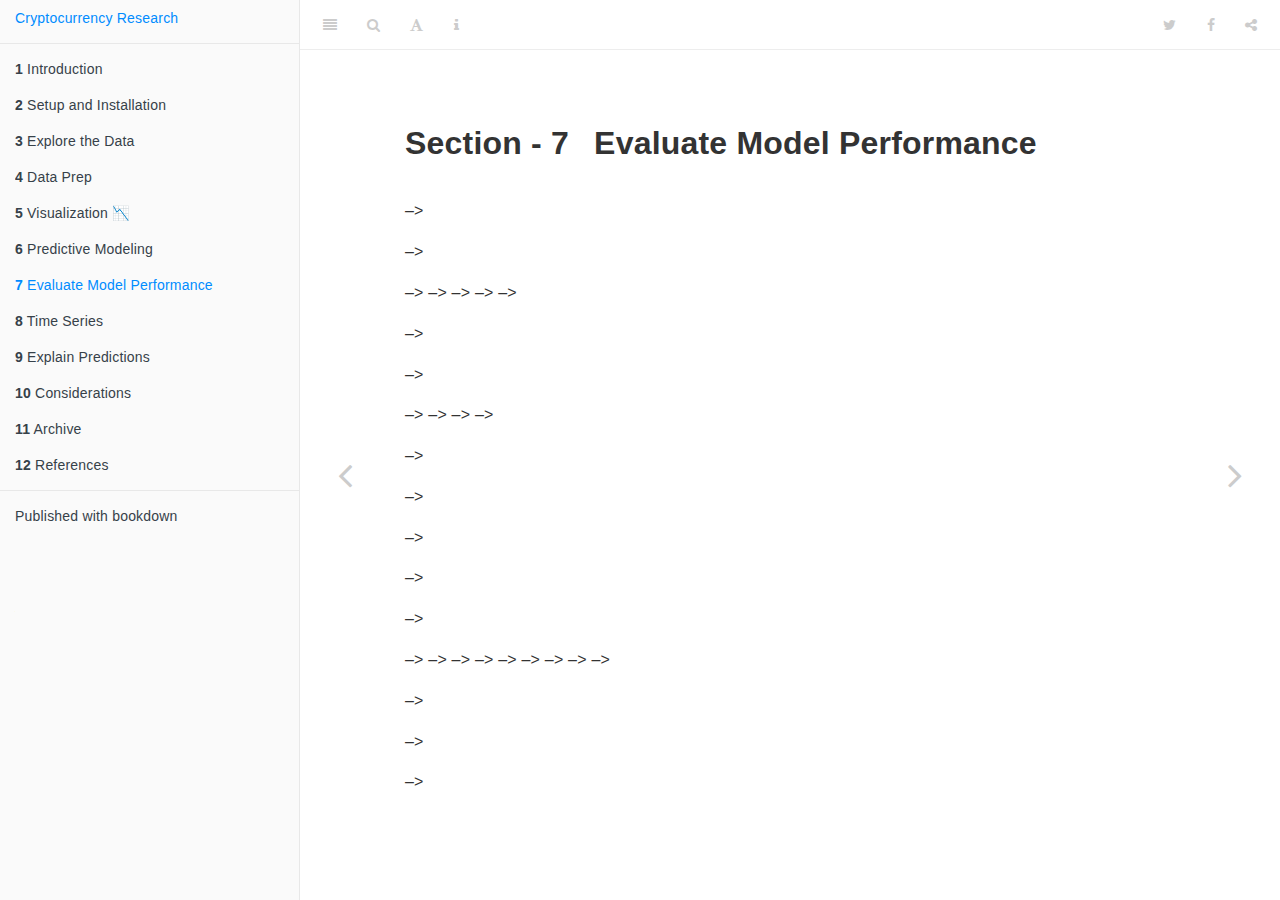
<file: _book/evaluate-model-performance.html>
<!DOCTYPE html>
<html lang="" xml:lang="">
<head>

  <meta charset="utf-8" />
  <meta http-equiv="X-UA-Compatible" content="IE=edge" />
  <title>Section - 7 Evaluate Model Performance | Cryptocurrency Research</title>
  <meta name="description" content="Section - 7 Evaluate Model Performance | Cryptocurrency Research" />
  <meta name="generator" content="bookdown 0.21 and GitBook 2.6.7" />

  <meta property="og:title" content="Section - 7 Evaluate Model Performance | Cryptocurrency Research" />
  <meta property="og:type" content="book" />
  
  
  
  

  <meta name="twitter:card" content="summary" />
  <meta name="twitter:title" content="Section - 7 Evaluate Model Performance | Cryptocurrency Research" />
  
  
  




  <meta name="viewport" content="width=device-width, initial-scale=1" />
  <meta name="apple-mobile-web-app-capable" content="yes" />
  <meta name="apple-mobile-web-app-status-bar-style" content="black" />
  
  
<link rel="prev" href="predictive-modeling.html"/>
<link rel="next" href="time-series.html"/>
<script src="libs/header-attrs-2.5/header-attrs.js"></script>
<script src="libs/jquery-2.2.3/jquery.min.js"></script>
<link href="libs/gitbook-2.6.7/css/style.css" rel="stylesheet" />
<link href="libs/gitbook-2.6.7/css/plugin-table.css" rel="stylesheet" />
<link href="libs/gitbook-2.6.7/css/plugin-bookdown.css" rel="stylesheet" />
<link href="libs/gitbook-2.6.7/css/plugin-highlight.css" rel="stylesheet" />
<link href="libs/gitbook-2.6.7/css/plugin-search.css" rel="stylesheet" />
<link href="libs/gitbook-2.6.7/css/plugin-fontsettings.css" rel="stylesheet" />
<link href="libs/gitbook-2.6.7/css/plugin-clipboard.css" rel="stylesheet" />









<link href="libs/anchor-sections-1.0/anchor-sections.css" rel="stylesheet" />
<script src="libs/anchor-sections-1.0/anchor-sections.js"></script>
<script src="libs/htmlwidgets-1.5.1/htmlwidgets.js"></script>
<link href="libs/datatables-css-0.0.0/datatables-crosstalk.css" rel="stylesheet" />
<script src="libs/datatables-binding-0.15/datatables.js"></script>
<link href="libs/dt-core-1.10.20/css/jquery.dataTables.min.css" rel="stylesheet" />
<link href="libs/dt-core-1.10.20/css/jquery.dataTables.extra.css" rel="stylesheet" />
<script src="libs/dt-core-1.10.20/js/jquery.dataTables.min.js"></script>
<link href="libs/crosstalk-1.1.0.1/css/crosstalk.css" rel="stylesheet" />
<script src="libs/crosstalk-1.1.0.1/js/crosstalk.min.js"></script>
<script src="libs/plotly-binding-4.9.2.1/plotly.js"></script>
<script src="libs/typedarray-0.1/typedarray.min.js"></script>
<link href="libs/plotly-htmlwidgets-css-1.52.2/plotly-htmlwidgets.css" rel="stylesheet" />
<script src="libs/plotly-main-1.52.2/plotly-latest.min.js"></script>


<style type="text/css">
pre > code.sourceCode { white-space: pre; position: relative; }
pre > code.sourceCode > span { display: inline-block; line-height: 1.25; }
pre > code.sourceCode > span:empty { height: 1.2em; }
code.sourceCode > span { color: inherit; text-decoration: inherit; }
pre.sourceCode { margin: 0; }
@media screen {
div.sourceCode { overflow: auto; }
}
@media print {
pre > code.sourceCode { white-space: pre-wrap; }
pre > code.sourceCode > span { text-indent: -5em; padding-left: 5em; }
}
pre.numberSource code
  { counter-reset: source-line 0; }
pre.numberSource code > span
  { position: relative; left: -4em; counter-increment: source-line; }
pre.numberSource code > span > a:first-child::before
  { content: counter(source-line);
    position: relative; left: -1em; text-align: right; vertical-align: baseline;
    border: none; display: inline-block;
    -webkit-touch-callout: none; -webkit-user-select: none;
    -khtml-user-select: none; -moz-user-select: none;
    -ms-user-select: none; user-select: none;
    padding: 0 4px; width: 4em;
    color: #aaaaaa;
  }
pre.numberSource { margin-left: 3em; border-left: 1px solid #aaaaaa;  padding-left: 4px; }
div.sourceCode
  {   }
@media screen {
pre > code.sourceCode > span > a:first-child::before { text-decoration: underline; }
}
code span.al { color: #ff0000; font-weight: bold; } /* Alert */
code span.an { color: #60a0b0; font-weight: bold; font-style: italic; } /* Annotation */
code span.at { color: #7d9029; } /* Attribute */
code span.bn { color: #40a070; } /* BaseN */
code span.bu { } /* BuiltIn */
code span.cf { color: #007020; font-weight: bold; } /* ControlFlow */
code span.ch { color: #4070a0; } /* Char */
code span.cn { color: #880000; } /* Constant */
code span.co { color: #60a0b0; font-style: italic; } /* Comment */
code span.cv { color: #60a0b0; font-weight: bold; font-style: italic; } /* CommentVar */
code span.do { color: #ba2121; font-style: italic; } /* Documentation */
code span.dt { color: #902000; } /* DataType */
code span.dv { color: #40a070; } /* DecVal */
code span.er { color: #ff0000; font-weight: bold; } /* Error */
code span.ex { } /* Extension */
code span.fl { color: #40a070; } /* Float */
code span.fu { color: #06287e; } /* Function */
code span.im { } /* Import */
code span.in { color: #60a0b0; font-weight: bold; font-style: italic; } /* Information */
code span.kw { color: #007020; font-weight: bold; } /* Keyword */
code span.op { color: #666666; } /* Operator */
code span.ot { color: #007020; } /* Other */
code span.pp { color: #bc7a00; } /* Preprocessor */
code span.sc { color: #4070a0; } /* SpecialChar */
code span.ss { color: #bb6688; } /* SpecialString */
code span.st { color: #4070a0; } /* String */
code span.va { color: #19177c; } /* Variable */
code span.vs { color: #4070a0; } /* VerbatimString */
code span.wa { color: #60a0b0; font-weight: bold; font-style: italic; } /* Warning */
</style>

<link rel="stylesheet" href="style.css" type="text/css" />
</head>

<body>



  <div class="book without-animation with-summary font-size-2 font-family-1" data-basepath=".">

    <div class="book-summary">
      <nav role="navigation">

<ul class="summary">
<li><a href="./">Cryptocurrency Research</a></li>

<li class="divider"></li>
<li class="chapter" data-level="1" data-path="index.html"><a href="index.html"><i class="fa fa-check"></i><b>1</b> Introduction</a>
<ul>
<li class="chapter" data-level="1.1" data-path="index.html"><a href="index.html#what-will-i-learn"><i class="fa fa-check"></i><b>1.1</b> What will I learn?</a></li>
<li class="chapter" data-level="1.2" data-path="index.html"><a href="index.html#before-getting-started"><i class="fa fa-check"></i><b>1.2</b> Before Getting Started</a>
<ul>
<li class="chapter" data-level="1.2.1" data-path="index.html"><a href="index.html#high-level-version"><i class="fa fa-check"></i><b>1.2.1</b> High-Level Version</a></li>
</ul></li>
<li class="chapter" data-level="1.3" data-path="index.html"><a href="index.html#format-notes"><i class="fa fa-check"></i><b>1.3</b> Format Notes</a></li>
<li class="chapter" data-level="1.4" data-path="index.html"><a href="index.html#who-is-this-tutorial-for"><i class="fa fa-check"></i><b>1.4</b> Who is this tutorial for?</a></li>
<li class="chapter" data-level="1.5" data-path="index.html"><a href="index.html#plan-of-attack"><i class="fa fa-check"></i><b>1.5</b> Plan of Attack</a></li>
<li class="chapter" data-level="1.6" data-path="index.html"><a href="index.html#github-repository"><i class="fa fa-check"></i><b>1.6</b> GitHub Repository</a></li>
<li class="chapter" data-level="1.7" data-path="index.html"><a href="index.html#disclaimer"><i class="fa fa-check"></i><b>1.7</b> Disclaimer</a></li>
</ul></li>
<li class="chapter" data-level="2" data-path="setup.html"><a href="setup.html"><i class="fa fa-check"></i><b>2</b> Setup and Installation</a>
<ul>
<li class="chapter" data-level="2.1" data-path="setup.html"><a href="setup.html#option-1---run-in-the-cloud"><i class="fa fa-check"></i><b>2.1</b> Option 1 - Run in the Cloud</a></li>
<li class="chapter" data-level="2.2" data-path="setup.html"><a href="setup.html#option-2---run-locally"><i class="fa fa-check"></i><b>2.2</b> Option 2 - Run Locally</a>
<ul>
<li class="chapter" data-level="2.2.1" data-path="setup.html"><a href="setup.html#setup-r"><i class="fa fa-check"></i><b>2.2.1</b> Setup R</a></li>
</ul></li>
<li class="chapter" data-level="2.3" data-path="setup.html"><a href="setup.html#installing-and-loading-packages"><i class="fa fa-check"></i><b>2.3</b> Installing and Loading Packages</a>
<ul>
<li class="chapter" data-level="2.3.1" data-path="setup.html"><a href="setup.html#github-repository-1"><i class="fa fa-check"></i><b>2.3.1</b> GitHub Repository</a></li>
</ul></li>
</ul></li>
<li class="chapter" data-level="3" data-path="explore-data.html"><a href="explore-data.html"><i class="fa fa-check"></i><b>3</b> Explore the Data</a>
<ul>
<li class="chapter" data-level="3.1" data-path="explore-data.html"><a href="explore-data.html#pull-the-data"><i class="fa fa-check"></i><b>3.1</b> Pull the Data</a></li>
<li class="chapter" data-level="3.2" data-path="explore-data.html"><a href="explore-data.html#data-preview"><i class="fa fa-check"></i><b>3.2</b> Data Preview</a></li>
<li class="chapter" data-level="3.3" data-path="explore-data.html"><a href="explore-data.html#the-definition-of-a-price"><i class="fa fa-check"></i><b>3.3</b> The definition of a “price”</a></li>
<li class="chapter" data-level="3.4" data-path="explore-data.html"><a href="explore-data.html#data-quality"><i class="fa fa-check"></i><b>3.4</b> Data Quality</a></li>
</ul></li>
<li class="chapter" data-level="4" data-path="data-prep.html"><a href="data-prep.html"><i class="fa fa-check"></i><b>4</b> Data Prep</a>
<ul>
<li class="chapter" data-level="4.1" data-path="data-prep.html"><a href="data-prep.html#remove-nulls"><i class="fa fa-check"></i><b>4.1</b> Remove Nulls</a></li>
<li class="chapter" data-level="4.2" data-path="data-prep.html"><a href="data-prep.html#calculate-price_usd-column"><i class="fa fa-check"></i><b>4.2</b> Calculate <code>price_usd</code> Column</a></li>
<li class="chapter" data-level="4.3" data-path="data-prep.html"><a href="data-prep.html#clean-data-by-group"><i class="fa fa-check"></i><b>4.3</b> Clean Data by Group</a>
<ul>
<li class="chapter" data-level="4.3.1" data-path="data-prep.html"><a href="data-prep.html#remove-symbols-without-enough-rows"><i class="fa fa-check"></i><b>4.3.1</b> Remove symbols without enough rows</a></li>
<li class="chapter" data-level="4.3.2" data-path="data-prep.html"><a href="data-prep.html#remove-symbols-without-data-from-the-last-3-days"><i class="fa fa-check"></i><b>4.3.2</b> Remove symbols without data from the last 3 days</a></li>
</ul></li>
<li class="chapter" data-level="4.4" data-path="data-prep.html"><a href="data-prep.html#calculate-target"><i class="fa fa-check"></i><b>4.4</b> Calculate Target</a>
<ul>
<li class="chapter" data-level="4.4.1" data-path="data-prep.html"><a href="data-prep.html#any-gaps"><i class="fa fa-check"></i><b>4.4.1</b> Any gaps?</a></li>
<li class="chapter" data-level="4.4.2" data-path="data-prep.html"><a href="data-prep.html#convert-to-tsibble"><i class="fa fa-check"></i><b>4.4.2</b> Convert to tsibble</a></li>
<li class="chapter" data-level="4.4.3" data-path="data-prep.html"><a href="data-prep.html#scan-gaps"><i class="fa fa-check"></i><b>4.4.3</b> Scan gaps</a></li>
<li class="chapter" data-level="4.4.4" data-path="data-prep.html"><a href="data-prep.html#fill-gaps"><i class="fa fa-check"></i><b>4.4.4</b> Fill gaps</a></li>
<li class="chapter" data-level="4.4.5" data-path="data-prep.html"><a href="data-prep.html#calculate-target-1"><i class="fa fa-check"></i><b>4.4.5</b> Calculate Target</a></li>
</ul></li>
<li class="chapter" data-level="4.5" data-path="data-prep.html"><a href="data-prep.html#cross-validation"><i class="fa fa-check"></i><b>4.5</b> Cross Validation</a></li>
<li class="chapter" data-level="4.6" data-path="data-prep.html"><a href="data-prep.html#fix-data-by-split"><i class="fa fa-check"></i><b>4.6</b> Fix Data by Split</a>
<ul>
<li class="chapter" data-level="4.6.1" data-path="data-prep.html"><a href="data-prep.html#zero-variance"><i class="fa fa-check"></i><b>4.6.1</b> Zero Variance</a></li>
</ul></li>
<li class="chapter" data-level="4.7" data-path="data-prep.html"><a href="data-prep.html#nest-data"><i class="fa fa-check"></i><b>4.7</b> Nest data</a></li>
<li class="chapter" data-level="4.8" data-path="data-prep.html"><a href="data-prep.html#functional-programming"><i class="fa fa-check"></i><b>4.8</b> Functional Programming</a></li>
</ul></li>
<li class="chapter" data-level="5" data-path="visualization.html"><a href="visualization.html"><i class="fa fa-check"></i><b>5</b> Visualization 📉</a>
<ul>
<li class="chapter" data-level="5.1" data-path="visualization.html"><a href="visualization.html#basics---ggplot2"><i class="fa fa-check"></i><b>5.1</b> Basics - ggplot2</a></li>
<li class="chapter" data-level="5.2" data-path="visualization.html"><a href="visualization.html#using-extensions"><i class="fa fa-check"></i><b>5.2</b> Using Extensions</a>
<ul>
<li class="chapter" data-level="5.2.1" data-path="visualization.html"><a href="visualization.html#ggthemes"><i class="fa fa-check"></i><b>5.2.1</b> ggthemes</a></li>
<li class="chapter" data-level="5.2.2" data-path="visualization.html"><a href="visualization.html#plotly"><i class="fa fa-check"></i><b>5.2.2</b> plotly</a></li>
<li class="chapter" data-level="5.2.3" data-path="visualization.html"><a href="visualization.html#ggpubr"><i class="fa fa-check"></i><b>5.2.3</b> ggpubr</a></li>
<li class="chapter" data-level="5.2.4" data-path="visualization.html"><a href="visualization.html#ggforce"><i class="fa fa-check"></i><b>5.2.4</b> ggforce</a></li>
<li class="chapter" data-level="5.2.5" data-path="visualization.html"><a href="visualization.html#gganimate"><i class="fa fa-check"></i><b>5.2.5</b> gganimate</a></li>
<li class="chapter" data-level="5.2.6" data-path="visualization.html"><a href="visualization.html#ggtimeseries"><i class="fa fa-check"></i><b>5.2.6</b> ggTimeSeries</a></li>
<li class="chapter" data-level="5.2.7" data-path="visualization.html"><a href="visualization.html#rayshader"><i class="fa fa-check"></i><b>5.2.7</b> Rayshader</a></li>
</ul></li>
</ul></li>
<li class="chapter" data-level="6" data-path="predictive-modeling.html"><a href="predictive-modeling.html"><i class="fa fa-check"></i><b>6</b> Predictive Modeling</a>
<ul>
<li class="chapter" data-level="6.1" data-path="predictive-modeling.html"><a href="predictive-modeling.html#what-is-it"><i class="fa fa-check"></i><b>6.1</b> What is it?</a></li>
<li class="chapter" data-level="6.2" data-path="predictive-modeling.html"><a href="predictive-modeling.html#example-simple-model"><i class="fa fa-check"></i><b>6.2</b> Example Simple Model</a>
<ul>
<li class="chapter" data-level="6.2.1" data-path="predictive-modeling.html"><a href="predictive-modeling.html#using-functional-programming"><i class="fa fa-check"></i><b>6.2.1</b> Using Functional Programming</a></li>
</ul></li>
<li class="chapter" data-level="6.3" data-path="predictive-modeling.html"><a href="predictive-modeling.html#caret"><i class="fa fa-check"></i><b>6.3</b> Caret</a>
<ul>
<li class="chapter" data-level="6.3.1" data-path="predictive-modeling.html"><a href="predictive-modeling.html#parallel-processing"><i class="fa fa-check"></i><b>6.3.1</b> Parallel Processing</a></li>
<li class="chapter" data-level="6.3.2" data-path="predictive-modeling.html"><a href="predictive-modeling.html#functional-programming---here-or-elsewhere"><i class="fa fa-check"></i><b>6.3.2</b> Functional Programming - here or elsewhere?</a></li>
<li class="chapter" data-level="6.3.3" data-path="predictive-modeling.html"><a href="predictive-modeling.html#cross-validation-1"><i class="fa fa-check"></i><b>6.3.3</b> Cross Validation</a></li>
<li class="chapter" data-level="6.3.4" data-path="predictive-modeling.html"><a href="predictive-modeling.html#xgboost-models"><i class="fa fa-check"></i><b>6.3.4</b> XGBoost models</a></li>
<li class="chapter" data-level="6.3.5" data-path="predictive-modeling.html"><a href="predictive-modeling.html#all-other-models"><i class="fa fa-check"></i><b>6.3.5</b> All Other Models</a></li>
</ul></li>
<li class="chapter" data-level="6.4" data-path="predictive-modeling.html"><a href="predictive-modeling.html#make-predictions"><i class="fa fa-check"></i><b>6.4</b> Make Predictions</a></li>
<li class="chapter" data-level="6.5" data-path="predictive-modeling.html"><a href="predictive-modeling.html#traditional-timeseries"><i class="fa fa-check"></i><b>6.5</b> Traditional Timeseries</a></li>
</ul></li>
<li class="chapter" data-level="7" data-path="evaluate-model-performance.html"><a href="evaluate-model-performance.html"><i class="fa fa-check"></i><b>7</b> Evaluate Model Performance</a></li>
<li class="chapter" data-level="8" data-path="time-series.html"><a href="time-series.html"><i class="fa fa-check"></i><b>8</b> Time Series</a></li>
<li class="chapter" data-level="9" data-path="explain-predictions.html"><a href="explain-predictions.html"><i class="fa fa-check"></i><b>9</b> Explain Predictions</a></li>
<li class="chapter" data-level="10" data-path="considerations.html"><a href="considerations.html"><i class="fa fa-check"></i><b>10</b> Considerations</a>
<ul>
<li class="chapter" data-level="10.1" data-path="considerations.html"><a href="considerations.html#session-information"><i class="fa fa-check"></i><b>10.1</b> Session Information</a></li>
</ul></li>
<li class="chapter" data-level="11" data-path="archive.html"><a href="archive.html"><i class="fa fa-check"></i><b>11</b> Archive</a>
<ul>
<li class="chapter" data-level="11.1" data-path="archive.html"><a href="archive.html#may-2020"><i class="fa fa-check"></i><b>11.1</b> May 2020</a></li>
</ul></li>
<li class="chapter" data-level="12" data-path="references.html"><a href="references.html"><i class="fa fa-check"></i><b>12</b> References</a>
<ul>
<li class="chapter" data-level="12.1" data-path="references.html"><a href="references.html#resources-used"><i class="fa fa-check"></i><b>12.1</b> Resources Used</a>
<ul>
<li class="chapter" data-level="12.1.1" data-path="references.html"><a href="references.html#visualization-section"><i class="fa fa-check"></i><b>12.1.1</b> Visualization Section</a></li>
<li class="chapter" data-level="12.1.2" data-path="references.html"><a href="references.html#time-series-section"><i class="fa fa-check"></i><b>12.1.2</b> Time Series Section</a></li>
</ul></li>
<li class="chapter" data-level="12.2" data-path="references.html"><a href="references.html#packages-used-and-cited"><i class="fa fa-check"></i><b>12.2</b> Packages used and cited</a></li>
</ul></li>
<li class="divider"></li>
<li><a href="https://github.com/rstudio/bookdown" target="blank">Published with bookdown</a></li>

</ul>

      </nav>
    </div>

    <div class="book-body">
      <div class="body-inner">
        <div class="book-header" role="navigation">
          <h1>
            <i class="fa fa-circle-o-notch fa-spin"></i><a href="./">Cryptocurrency Research</a>
          </h1>
        </div>

        <div class="page-wrapper" tabindex="-1" role="main">
          <div class="page-inner">

            <section class="normal" id="section-">
<div id="evaluate-model-performance" class="section level1" number="7">
<h1><span class="header-section-number">Section - 7</span> Evaluate Model Performance</h1>
<!-- ## Summarizing models -->
<!-- Example for one model: -->
<!-- ```{r caret_post_resample_example} -->
<!-- postResample(pred = cryptodata_nested$lm_test_predictions[[1]], obs = cryptodata_nested$test_data[[1]]$target_price_24h) -->
<!-- ``` -->
<!-- We can extract the first element to return the **RMSE** metric, and the second element for the **R Squared (R^2)** metric: -->
<!-- ```{r} -->
<!-- print(paste('Now showing RMSE example:', postResample(pred = cryptodata_nested$lm_test_predictions[[1]], obs = cryptodata_nested$test_data[[1]]$target_price_24h)[[1]])) -->
<!-- ``` -->
<!-- ```{r} -->
<!-- print(paste('Now showing R Squared example:', postResample(pred = cryptodata_nested$lm_test_predictions[[1]], obs = cryptodata_nested$test_data[[1]]$target_price_24h)[[2]])) -->
<!-- ``` -->
<!-- ### Adjust RMSE -->
<!-- [TODO - NEED TO MAKE SURE RMSE IS STANDARDIZED HERE!] -->
<!-- Because cryptocurrencies can vary dramatically in their prices with some trading in the tens of thousands of dollars and others trading for less than a cent, we need to make sure to standardize the RMSE columns to provide a fair comparison for the metric.  -->
<!-- Therefore, before using the `postResample()` function, let's convert both the predictions and the target to be the % change in price over the 24 hour period, rather than the change in price ($). -->
<!-- #### Predictions Adjustment -->
<!-- First we will adjust the predictions to instead of being predictions for the price in dollars, will be % change relative to the previous price. -->
<!-- <!-- [TODO - NEED TO FIX THIS! NEED TO GRAB LAST PRICE FROM TRAIN DATA AND CALCULATE % CHANGE BETWEEN THAT AND FIRST OF TEST, AND THEN CALCULATE USING LAG OFFSET FOR REST OF TEST] -->
<p>–&gt;
<!-- ```{r} -->
<!-- calculate_percent_change_preds <- function(train, test_predictions){ --></p>
<!--   ((lag(tail(train,1)$price_usd, 1) - tail(train,1)$price_usd) / abs(tail(train,1)$price_usd))*100 -->
<!-- } -->
<!-- ``` -->
<!-- <!-- [TODO - Show formula? It's ((V2-V1)/abs(V1))*100] -->
<p>–&gt;</p>
<!-- Overwrite the old predictions with the predictions adjusted as a percentage now: -->
<!-- <!-- [TODO - FIX!] -->
<p>–&gt;
<!-- <!-- ```{r target_adjust_test} --> –&gt;
<!-- <!-- cryptodata_nested <- mutate(cryptodata_nested, --> –&gt;
<!-- <!--                             lm_test_predictions = map2(train_data, lm_test_predictions, calculate_percent_change_preds)) --> –&gt;
<!-- <!-- ``` --> –&gt;</p>
<!-- <!-- NEW: -->
<p>–&gt;</p>
<!-- First create a new column with the last price from the the train data: -->
<!-- ```{r} -->
<!-- # add here -->
<!-- ``` -->
<!-- Then use that to calculate the first % change, then can calculate the rest for test set by doing ((lag(price, 1) - price / abs(price))*100... KEEP GOING -->
<!-- #### Actual Results Adjustment -->
<!-- Now do the same thing to the target variable before we calculate the error metrics: -->
<!-- <!-- [TODO - FIX!] -->
<p>–&gt;
<!-- ```{r} -->
<!-- calculate_percent_change_actual <- function(train, test_predictions){ --></p>
<!--   ((lag(tail(train,1)$price_usd, 1) - tail(train,1)$price_usd) / abs(tail(train,1)$price_usd))*100 -->
<!-- } -->
<!-- ``` -->
<!-- Overwrite the old predictions with the predictions adjusted as a  -->
<!-- <!-- ```{r target_adjust_preds} -->
<p>–&gt;
<!-- <!-- cryptodata_nested <- mutate(cryptodata_nested, --> –&gt;
<!-- <!--                             lm_test_predictions = map2(train_data, lm_test_predictions, calculate_percent_change_actual)) --> –&gt;
<!-- <!-- ``` --> –&gt;</p>
<!-- ### Calculate RMSE -->
<!-- Now make a function to get the RMSE metric for all models: -->
<!-- ```{r evaluate_rmse_function} -->
<!-- evaluate_preds_rmse <- function(predictions, test_data){ -->
<!--   postResample(pred = predictions, obs = test_data$target_price_24h)[[1]] -->
<!-- } -->
<!-- ``` -->
<!-- Now we can use map2() to use it to get the RMSE metric for both the test data and the holdout: -->
<!-- ```{r add_rmse} -->
<!-- cryptodata_nested <- mutate(cryptodata_nested, -->
<!--                             lm_rmse_test =  unlist(map2(lm_test_predictions, test_data, evaluate_preds_rmse)),  -->
<!--                             lm_rmse_holdout = unlist(map2(lm_holdout_predictions, holdout_data, evaluate_preds_rmse))) -->
<!-- ``` -->
<!-- <!-- [TODO - Add explanation for ifelse() to add rmse based on test or holdout] -->
<p>–&gt;</p>
<!-- Look at the results: -->
<!-- ```{r} -->
<!-- select(cryptodata_nested, lm_rmse) -->
<!-- ``` -->
<!-- ### Calculate R^2 -->
<!-- Now we can do the same for the R Squared metric: -->
<!-- ```{r evaluate_rsquared_function} -->
<!-- evaluate_preds_rsq <- function(predictions, test_data){ -->
<!--   postResample(pred = predictions, obs = test_data$target_price_24h)[[2]] -->
<!-- } -->
<!-- ``` -->
<!-- ```{r add_rsq} -->
<!-- cryptodata_nested <- mutate(cryptodata_nested, -->
<!--                             lm_rsq_test =  unlist(map2(lm_test_predictions, test_data, evaluate_preds_rsq)), -->
<!--                             lm_rsq_holdout = unlist(map2(lm_holdout_predictions, holdout_data, evaluate_preds_rsq))) -->
<!-- ``` -->
<!-- And now we can do the same for all the other models -->
<!-- <!-- [TODO - HERE SHOULD ACTUALLY CREATE ONE COLUMN FOR TEST AND ONE FOR TRAIN!] -->
<p>–&gt;</p>
<!-- ```{r add_metrics_rest} -->
<!-- cryptodata_nested <- mutate(cryptodata_nested, -->
<!--                             # XGBoost - RMSE - Test -->
<!--                             xgb_rmse_test = unlist(map2(xgb_test_predictions, test_data, evaluate_preds_rmse)), -->
<!--                             # And holdout: -->
<!--                             xgb_rmse_holdout = unlist(map2(xgb_holdout_predictions, holdout_data,evaluate_preds_rmse)), -->
<!--                             # XGBoost - R^2 - Test -->
<!--                             xgb_rsq_test = unlist(map2(xgb_test_predictions, test_data, evaluate_preds_rsq)),  -->
<!--                             # And holdout: -->
<!--                             xgb_rsq_holdout = map2(xgb_holdout_predictions, holdout_data, evaluate_preds_rsq), -->
<!--                             # XGBoost Trees - RMSE - Test   -->
<!--                             xgbTree_rmse_test = unlist(map2(xgbTree_test_predictions, test_data, evaluate_preds_rmse)), -->
<!--                             # And holdout: -->
<!--                             xgbTree_rmse_holdout = unlist(map2(xgbTree_holdout_predictions, holdout_data, evaluate_preds_rmse)), -->
<!--                             # XGBoost Trees - R^2 - Test -->
<!--                             xgbTree_rsq_test = unlist(map2(xgbTree_test_predictions, test_data, evaluate_preds_rsq)), -->
<!--                             # And holdout: -->
<!--                             xgbTree_rsq_holdout = unlist(map2(xgbTree_holdout_predictions, holdout_data, evaluate_preds_rsq)), -->
<!--                             # Neural Network - RMSE - Test -->
<!--                             nnet_rmse_test = unlist(map2(nnet_test_predictions, test_data, evaluate_preds_rmse)), -->
<!--                             # And holdout: -->
<!--                             nnet_rmse_holdout = unlist(map2(nnet_holdout_predictions, holdout_data, evaluate_preds_rmse)), -->
<!--                             # Neural Network - R^2 - Test -->
<!--                             nnet_rsq_test = unlist(map2(nnet_test_predictions, test_data, evaluate_preds_rsq)), -->
<!--                             # And holdout: -->
<!--                             nnet_rsq_holdout = unlist(map2(nnet_holdout_predictions, holdout_data, evaluate_preds_rsq))) -->
<!-- ``` -->
<!-- Now we have RMSE values for every model created for every cryptocurrency and split of the data: -->
<!-- ```{r} -->
<!-- rmse_scores <- select(cryptodata_nested, lm_rmse, xgb_rmse, xgbTree_rmse, nnet_rmse) -->
<!-- # Show RMSE scores -->
<!-- rmse_scores -->
<!-- ``` -->
<!-- And the R Squared values: -->
<!-- ```{r} -->
<!-- rsq_scores <- select(cryptodata_nested, lm_rsq, xgb_rsq, xgbTree_rsq, nnet_rsq) -->
<!-- # Show R^2 scores -->
<!-- rsq_scores -->
<!-- ``` -->
<!-- ### New Section -->
<!-- <!-- [TODO - Title?] -->
<p>–&gt;</p>
<!-- Now for each model we will create a new column giving the average RMSE and R^2 for the 4 cross-validation split, and a separate column to give the score for the holdout. -->
<!-- ```{r} -->
<!-- rmse_scores <- mutate(cryptodata_nested, -->
<!--                       lm = mean(lm_rmse, na.rm = T), -->
<!--                       xgb = mean(xgb_rmse, na.rm = T), -->
<!--                       xgbTree = mean(xgbTree_rmse, na.rm = T), -->
<!--                       nnet = mean(nnet_rmse, na.rm = T)) -->
<!-- ``` -->
<!-- Now we can use the `gather()` function to summarize the columns as rows: -->
<!-- ```{r gather_rmse} -->
<!-- rmse_scores <- unique(gather(select(rmse_scores, lm:nnet), 'model', 'rmse', c(-symbol,-split))) -->
<!-- ``` -->
<!-- Now the same for the R^2 -->
<!-- ```{r} -->
<!-- rsq_scores <- mutate(cryptodata_nested, -->
<!--                       lm = mean(lm_rsq, na.rm = T), -->
<!--                       xgb = mean(xgb_rsq, na.rm = T), -->
<!--                       xgbTree = mean(xgbTree_rsq, na.rm = T), -->
<!--                       nnet = mean(nnet_rsq, na.rm = T)) -->
<!-- ``` -->
<!-- Now we can use the `gather()` function to summarize the columns as rows: -->
<!-- ```{r gather_rsq} -->
<!-- rsq_scores <- unique(gather(select(rsq_scores, lm:nnet), 'model', 'rsq', c(-symbol,-split))) -->
<!-- ``` -->
<!-- ## Visualize Results -->
<!-- ### RMSE Visualization -->
<!-- Now we can take the same tools we learned in the [Visualization section from earlier](#visualization) and visualize the results of the models. -->
<!-- ```{r} -->
<!-- ggplot(rmse_scores, aes(x=split, y=rmse, color = model)) + -->
<!--   geom_boxplot() + -->
<!--   geom_point() + -->
<!--   facet_wrap(~split) -->
<!-- ``` -->
<!-- ### Both -->
<!-- #### Join Datasets -->
<!-- First join the two -->
<!-- ```{r} -->
<!-- plot_scores <- merge(rmse_scores, rsq_scores) -->
<!-- ``` -->
<!-- #### Plot Results -->
<!-- <!-- [TODO - ADJUST THESE SOME MORE] -->
<p>–&gt;</p>
<!-- ```{r} -->
<!-- ggplot(plot_scores, aes(x=rsq, y=rmse, color = model)) + -->
<!--   geom_point() + -->
<!--   geom_smooth() -->
<!-- ``` -->
<!-- ```{r} -->
<!-- ggplot(plot_scores, aes(x=rsq, y=rmse, color = model)) + -->
<!--   geom_boxplot() + -->
<!--   geom_point() + -->
<!--   facet_wrap(~split) -->
<!-- ``` -->
<!-- Now by the cryptocurrency -->
<!-- ```{r} -->
<!-- ggplot(plot_scores, aes(x=rsq, y=rmse, color = model)) + -->
<!--   geom_point() + -->
<!--   geom_smooth() + -->
<!--   facet_wrap(~symbol) -->
<!-- ``` -->
<!-- ### Results by the Cryptocurrency -->
<!-- <!-- [TODO - UNCOMMENT THE CODE BELOW TO UPLOAD DATA TO PINS] -->
<p>–&gt;</p>
<!-- <!-- ```{r upload_results_pin, include=F} -->
<p>–&gt;
<!-- <!-- source('pins_key.R') --> –&gt;
<!-- <!-- # register board --> –&gt;
<!-- <!-- board_register("github", repo = "predictcrypto/pins", token=Sys.getenv("pins_key")) --> –&gt;
<!-- <!-- # Add current date --> –&gt;
<!-- <!-- plot_scores$last_refreshed <- Sys.time() --> –&gt;
<!-- <!-- # pin data --> –&gt;
<!-- <!-- pin(plot_scores, board='github', name='crypto_tutorial_results_latest') --> –&gt;
<!-- <!-- ``` --> –&gt;</p>
<!-- <!-- TODO - INCLUDE SHINYAPP HERE: -->
<p>–&gt;
<!-- ```{r metrics_by_crypto_shinyapp} -->
<!-- knitr::include_app('https://predictcrypto.shinyapps.io/tutorial_latest_model_summary/', height = '600px') -->
<!-- ``` --></p>
<!-- The app shown above also has a button to **Show Code**. If you were to copy and paste that code into an RStudio session on your computer into a file with the .Rmd file extension and you then *Knit* the file, the same exact app should show up on your computer, no logins or setup outside of the packages required for the code to run; RStudio should automatically prompt you to install packages that are not currently installed on your computer. -->
<!-- <!-- [TODO - MAKE THE TEXT ABOVE AN INFO NOTE (NOT WARNING, JUST AN i FOR INFO)] -->
<p>–&gt;</p>
<!-- <!-- [TODO - HERE ALSO REMEMBER TO LOG MLFLOW METRICS AND WRITE THE SAME INFO TO THE DB] -->
<p>–&gt;</p>

</div>
            </section>

          </div>
        </div>
      </div>
<a href="predictive-modeling.html" class="navigation navigation-prev " aria-label="Previous page"><i class="fa fa-angle-left"></i></a>
<a href="time-series.html" class="navigation navigation-next " aria-label="Next page"><i class="fa fa-angle-right"></i></a>
    </div>
  </div>
<script src="libs/gitbook-2.6.7/js/app.min.js"></script>
<script src="libs/gitbook-2.6.7/js/lunr.js"></script>
<script src="libs/gitbook-2.6.7/js/clipboard.min.js"></script>
<script src="libs/gitbook-2.6.7/js/plugin-search.js"></script>
<script src="libs/gitbook-2.6.7/js/plugin-sharing.js"></script>
<script src="libs/gitbook-2.6.7/js/plugin-fontsettings.js"></script>
<script src="libs/gitbook-2.6.7/js/plugin-bookdown.js"></script>
<script src="libs/gitbook-2.6.7/js/jquery.highlight.js"></script>
<script src="libs/gitbook-2.6.7/js/plugin-clipboard.js"></script>
<script>
gitbook.require(["gitbook"], function(gitbook) {
gitbook.start({
"sharing": {
"github": false,
"facebook": true,
"twitter": true,
"linkedin": false,
"weibo": false,
"instapaper": false,
"vk": false,
"all": ["facebook", "twitter", "linkedin", "weibo", "instapaper"]
},
"fontsettings": {
"theme": "white",
"family": "sans",
"size": 2
},
"edit": {
"link": null,
"text": null
},
"history": {
"link": null,
"text": null
},
"view": {
"link": null,
"text": null
},
"download": null,
"toc": {
"collapse": "section"
}
});
});
</script>

</body>

</html>
</file>
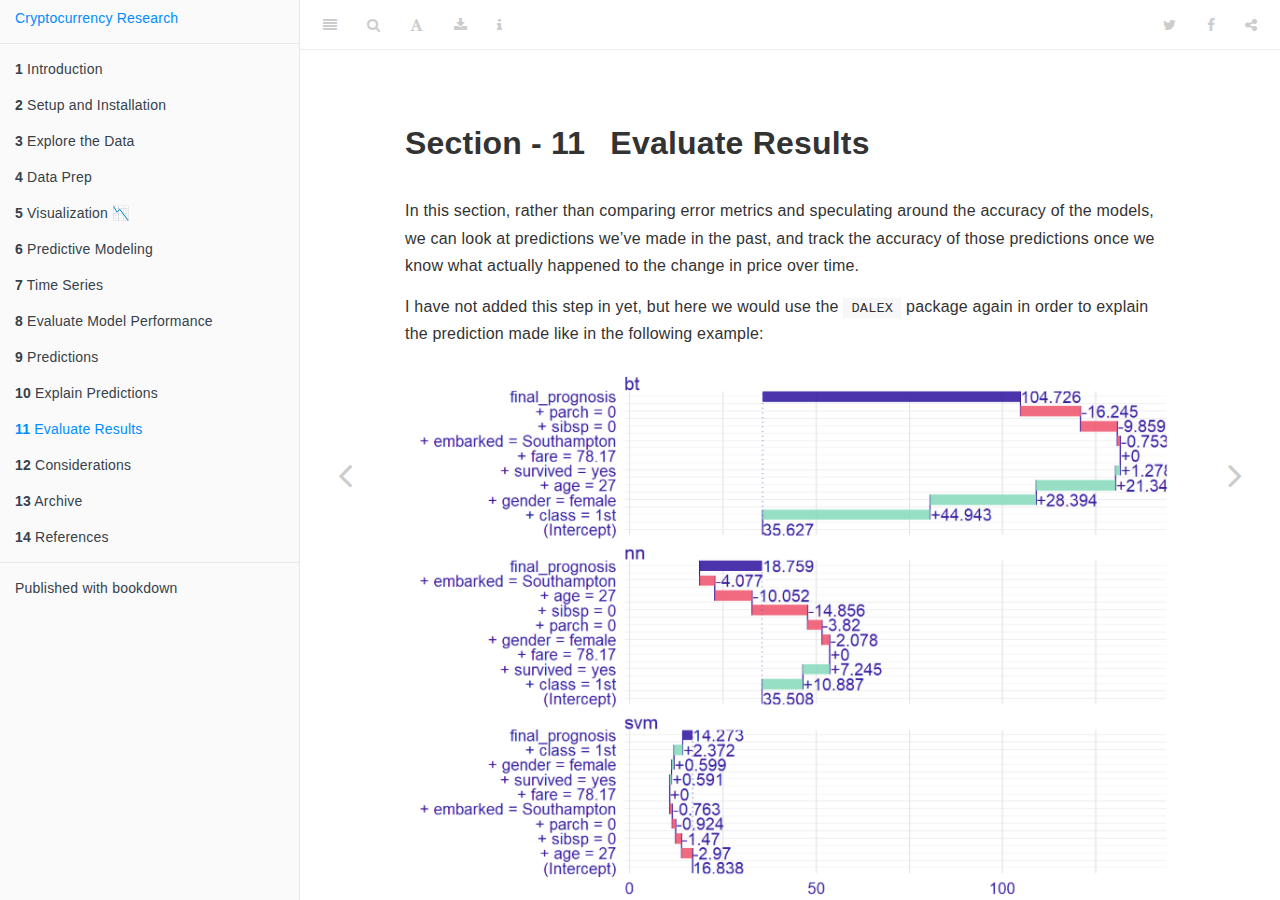
<file: _book/evaluate-results.html>
<!DOCTYPE html>
<html lang="" xml:lang="">
<head>

  <meta charset="utf-8" />
  <meta http-equiv="X-UA-Compatible" content="IE=edge" />
  <title>Section - 11 Evaluate Results | Untitled</title>
  <meta name="description" content="Section - 11 Evaluate Results | Untitled" />
  <meta name="generator" content="bookdown 0.19.1 and GitBook 2.6.7" />

  <meta property="og:title" content="Section - 11 Evaluate Results | Untitled" />
  <meta property="og:type" content="book" />
  
  
  
  

  <meta name="twitter:card" content="summary" />
  <meta name="twitter:title" content="Section - 11 Evaluate Results | Untitled" />
  
  
  




  <meta name="viewport" content="width=device-width, initial-scale=1" />
  <meta name="apple-mobile-web-app-capable" content="yes" />
  <meta name="apple-mobile-web-app-status-bar-style" content="black" />
  
  
<link rel="prev" href="explain-predictions.html"/>
<link rel="next" href="considerations.html"/>
<script src="libs/header-attrs-2.1/header-attrs.js"></script>
<script src="libs/jquery-2.2.3/jquery.min.js"></script>
<link href="libs/gitbook-2.6.7/css/style.css" rel="stylesheet" />
<link href="libs/gitbook-2.6.7/css/plugin-table.css" rel="stylesheet" />
<link href="libs/gitbook-2.6.7/css/plugin-bookdown.css" rel="stylesheet" />
<link href="libs/gitbook-2.6.7/css/plugin-highlight.css" rel="stylesheet" />
<link href="libs/gitbook-2.6.7/css/plugin-search.css" rel="stylesheet" />
<link href="libs/gitbook-2.6.7/css/plugin-fontsettings.css" rel="stylesheet" />
<link href="libs/gitbook-2.6.7/css/plugin-clipboard.css" rel="stylesheet" />









<script src="libs/htmlwidgets-1.5.1/htmlwidgets.js"></script>
<link href="libs/datatables-css-0.0.0/datatables-crosstalk.css" rel="stylesheet" />
<script src="libs/datatables-binding-0.13/datatables.js"></script>
<link href="libs/dt-core-1.10.20/css/jquery.dataTables.min.css" rel="stylesheet" />
<link href="libs/dt-core-1.10.20/css/jquery.dataTables.extra.css" rel="stylesheet" />
<script src="libs/dt-core-1.10.20/js/jquery.dataTables.min.js"></script>
<link href="libs/crosstalk-1.0.0/css/crosstalk.css" rel="stylesheet" />
<script src="libs/crosstalk-1.0.0/js/crosstalk.min.js"></script>


<style type="text/css">
pre > code.sourceCode { white-space: pre; position: relative; }
pre > code.sourceCode > span { display: inline-block; line-height: 1.25; }
pre > code.sourceCode > span:empty { height: 1.2em; }
code.sourceCode > span { color: inherit; text-decoration: inherit; }
pre.sourceCode { margin: 0; }
@media screen {
div.sourceCode { overflow: auto; }
}
@media print {
pre > code.sourceCode { white-space: pre-wrap; }
pre > code.sourceCode > span { text-indent: -5em; padding-left: 5em; }
}
pre.numberSource code
  { counter-reset: source-line 0; }
pre.numberSource code > span
  { position: relative; left: -4em; counter-increment: source-line; }
pre.numberSource code > span > a:first-child::before
  { content: counter(source-line);
    position: relative; left: -1em; text-align: right; vertical-align: baseline;
    border: none; display: inline-block;
    -webkit-touch-callout: none; -webkit-user-select: none;
    -khtml-user-select: none; -moz-user-select: none;
    -ms-user-select: none; user-select: none;
    padding: 0 4px; width: 4em;
    color: #aaaaaa;
  }
pre.numberSource { margin-left: 3em; border-left: 1px solid #aaaaaa;  padding-left: 4px; }
div.sourceCode
  {   }
@media screen {
pre > code.sourceCode > span > a:first-child::before { text-decoration: underline; }
}
code span.al { color: #ff0000; font-weight: bold; } /* Alert */
code span.an { color: #60a0b0; font-weight: bold; font-style: italic; } /* Annotation */
code span.at { color: #7d9029; } /* Attribute */
code span.bn { color: #40a070; } /* BaseN */
code span.bu { } /* BuiltIn */
code span.cf { color: #007020; font-weight: bold; } /* ControlFlow */
code span.ch { color: #4070a0; } /* Char */
code span.cn { color: #880000; } /* Constant */
code span.co { color: #60a0b0; font-style: italic; } /* Comment */
code span.cv { color: #60a0b0; font-weight: bold; font-style: italic; } /* CommentVar */
code span.do { color: #ba2121; font-style: italic; } /* Documentation */
code span.dt { color: #902000; } /* DataType */
code span.dv { color: #40a070; } /* DecVal */
code span.er { color: #ff0000; font-weight: bold; } /* Error */
code span.ex { } /* Extension */
code span.fl { color: #40a070; } /* Float */
code span.fu { color: #06287e; } /* Function */
code span.im { } /* Import */
code span.in { color: #60a0b0; font-weight: bold; font-style: italic; } /* Information */
code span.kw { color: #007020; font-weight: bold; } /* Keyword */
code span.op { color: #666666; } /* Operator */
code span.ot { color: #007020; } /* Other */
code span.pp { color: #bc7a00; } /* Preprocessor */
code span.sc { color: #4070a0; } /* SpecialChar */
code span.ss { color: #bb6688; } /* SpecialString */
code span.st { color: #4070a0; } /* String */
code span.va { color: #19177c; } /* Variable */
code span.vs { color: #4070a0; } /* VerbatimString */
code span.wa { color: #60a0b0; font-weight: bold; font-style: italic; } /* Warning */
</style>

<link rel="stylesheet" href="style.css" type="text/css" />
</head>

<body>



  <div class="book without-animation with-summary font-size-2 font-family-1" data-basepath=".">

    <div class="book-summary">
      <nav role="navigation">

<ul class="summary">
<li><a href="./">Cryptocurrency Research</a></li>

<li class="divider"></li>
<li class="chapter" data-level="1" data-path="index.html"><a href="index.html"><i class="fa fa-check"></i><b>1</b> Introduction</a>
<ul>
<li class="chapter" data-level="1.1" data-path="index.html"><a href="index.html#what-will-i-learn"><i class="fa fa-check"></i><b>1.1</b> What will I learn?</a></li>
<li class="chapter" data-level="1.2" data-path="index.html"><a href="index.html#before-getting-started"><i class="fa fa-check"></i><b>1.2</b> Before Getting Started</a></li>
<li class="chapter" data-level="1.3" data-path="index.html"><a href="index.html#who-is-this-example-for"><i class="fa fa-check"></i><b>1.3</b> Who is this example for?</a></li>
<li class="chapter" data-level="1.4" data-path="index.html"><a href="index.html#format-notes"><i class="fa fa-check"></i><b>1.4</b> Format Notes</a></li>
<li class="chapter" data-level="1.5" data-path="index.html"><a href="index.html#plan-of-attack"><i class="fa fa-check"></i><b>1.5</b> Plan of Attack</a></li>
<li class="chapter" data-level="1.6" data-path="index.html"><a href="index.html#disclaimer"><i class="fa fa-check"></i><b>1.6</b> Disclaimer</a></li>
</ul></li>
<li class="chapter" data-level="2" data-path="setup.html"><a href="setup.html"><i class="fa fa-check"></i><b>2</b> Setup and Installation</a></li>
<li class="chapter" data-level="3" data-path="explore-data.html"><a href="explore-data.html"><i class="fa fa-check"></i><b>3</b> Explore the Data</a>
<ul>
<li class="chapter" data-level="3.1" data-path="explore-data.html"><a href="explore-data.html#data-preview"><i class="fa fa-check"></i><b>3.1</b> Data Preview</a></li>
<li class="chapter" data-level="3.2" data-path="explore-data.html"><a href="explore-data.html#data-quality"><i class="fa fa-check"></i><b>3.2</b> Data Quality</a></li>
</ul></li>
<li class="chapter" data-level="4" data-path="data-prep.html"><a href="data-prep.html"><i class="fa fa-check"></i><b>4</b> Data Prep</a>
<ul>
<li class="chapter" data-level="4.1" data-path="data-prep.html"><a href="data-prep.html#convert-date-time"><i class="fa fa-check"></i><b>4.1</b> Convert Date Time</a></li>
<li class="chapter" data-level="4.2" data-path="data-prep.html"><a href="data-prep.html#prices-by-exchange"><i class="fa fa-check"></i><b>4.2</b> Prices by Exchange</a>
<ul>
<li class="chapter" data-level="4.2.1" data-path="data-prep.html"><a href="data-prep.html#pull-exchange-data"><i class="fa fa-check"></i><b>4.2.1</b> Pull Exchange Data</a></li>
<li class="chapter" data-level="4.2.2" data-path="data-prep.html"><a href="data-prep.html#the-definition-of-a-price"><i class="fa fa-check"></i><b>4.2.2</b> The definition of a “price”</a></li>
<li class="chapter" data-level="4.2.3" data-path="data-prep.html"><a href="data-prep.html#join-datasets"><i class="fa fa-check"></i><b>4.2.3</b> Join Datasets</a></li>
</ul></li>
<li class="chapter" data-level="4.3" data-path="data-prep.html"><a href="data-prep.html#add-target"><i class="fa fa-check"></i><b>4.3</b> Add Target Variable</a></li>
<li class="chapter" data-level="4.4" data-path="data-prep.html"><a href="data-prep.html#group-by-crypto"><i class="fa fa-check"></i><b>4.4</b> Group by Cryptocurrency and Exchange</a></li>
<li class="chapter" data-level="4.5" data-path="data-prep.html"><a href="data-prep.html#split-data"><i class="fa fa-check"></i><b>4.5</b> Split Data</a>
<ul>
<li class="chapter" data-level="4.5.1" data-path="data-prep.html"><a href="data-prep.html#traintest-split"><i class="fa fa-check"></i><b>4.5.1</b> Train/Test Split</a></li>
</ul></li>
<li class="chapter" data-level="4.6" data-path="data-prep.html"><a href="data-prep.html#final-adjustments"><i class="fa fa-check"></i><b>4.6</b> Final Adjustments</a>
<ul>
<li class="chapter" data-level="4.6.1" data-path="data-prep.html"><a href="data-prep.html#do-function"><i class="fa fa-check"></i><b>4.6.1</b> do() Function</a></li>
</ul></li>
</ul></li>
<li class="chapter" data-level="5" data-path="visualization.html"><a href="visualization.html"><i class="fa fa-check"></i><b>5</b> Visualization 📉</a>
<ul>
<li class="chapter" data-level="5.1" data-path="visualization.html"><a href="visualization.html#basics---ggplot2"><i class="fa fa-check"></i><b>5.1</b> Basics - ggplot2</a></li>
<li class="chapter" data-level="5.2" data-path="visualization.html"><a href="visualization.html#plot-relationships"><i class="fa fa-check"></i><b>5.2</b> Plot Relationships</a></li>
<li class="chapter" data-level="5.3" data-path="visualization.html"><a href="visualization.html#using-extensions"><i class="fa fa-check"></i><b>5.3</b> Using Extensions</a>
<ul>
<li class="chapter" data-level="5.3.1" data-path="visualization.html"><a href="visualization.html#ggthemes"><i class="fa fa-check"></i><b>5.3.1</b> ggthemes</a></li>
<li class="chapter" data-level="5.3.2" data-path="visualization.html"><a href="visualization.html#plotly"><i class="fa fa-check"></i><b>5.3.2</b> plotly</a></li>
<li class="chapter" data-level="5.3.3" data-path="visualization.html"><a href="visualization.html#ggpubr"><i class="fa fa-check"></i><b>5.3.3</b> ggpubr</a></li>
<li class="chapter" data-level="5.3.4" data-path="visualization.html"><a href="visualization.html#gganimate"><i class="fa fa-check"></i><b>5.3.4</b> gganimate</a></li>
<li class="chapter" data-level="5.3.5" data-path="visualization.html"><a href="visualization.html#calendar-heatmap"><i class="fa fa-check"></i><b>5.3.5</b> Calendar Heatmap</a></li>
<li class="chapter" data-level="5.3.6" data-path="visualization.html"><a href="visualization.html#rayshader"><i class="fa fa-check"></i><b>5.3.6</b> Rayshader</a></li>
</ul></li>
</ul></li>
<li class="chapter" data-level="6" data-path="predictive-modeling.html"><a href="predictive-modeling.html"><i class="fa fa-check"></i><b>6</b> Predictive Modeling</a>
<ul>
<li class="chapter" data-level="6.1" data-path="predictive-modeling.html"><a href="predictive-modeling.html#linear-model"><i class="fa fa-check"></i><b>6.1</b> Linear Model</a></li>
<li class="chapter" data-level="6.2" data-path="predictive-modeling.html"><a href="predictive-modeling.html#caret"><i class="fa fa-check"></i><b>6.2</b> Caret</a>
<ul>
<li class="chapter" data-level="6.2.1" data-path="predictive-modeling.html"><a href="predictive-modeling.html#linear-model-1"><i class="fa fa-check"></i><b>6.2.1</b> Linear Model</a></li>
<li class="chapter" data-level="6.2.2" data-path="predictive-modeling.html"><a href="predictive-modeling.html#xgboost"><i class="fa fa-check"></i><b>6.2.2</b> XGBoost</a></li>
<li class="chapter" data-level="6.2.3" data-path="predictive-modeling.html"><a href="predictive-modeling.html#neural-network"><i class="fa fa-check"></i><b>6.2.3</b> Neural Network</a></li>
<li class="chapter" data-level="6.2.4" data-path="predictive-modeling.html"><a href="predictive-modeling.html#cubist"><i class="fa fa-check"></i><b>6.2.4</b> Cubist</a></li>
<li class="chapter" data-level="6.2.5" data-path="predictive-modeling.html"><a href="predictive-modeling.html#gradient-boosting-machines"><i class="fa fa-check"></i><b>6.2.5</b> Gradient Boosting Machines</a></li>
</ul></li>
<li class="chapter" data-level="6.3" data-path="predictive-modeling.html"><a href="predictive-modeling.html#making-predictions"><i class="fa fa-check"></i><b>6.3</b> Making Predictions</a></li>
</ul></li>
<li class="chapter" data-level="7" data-path="time-series.html"><a href="time-series.html"><i class="fa fa-check"></i><b>7</b> Time Series</a>
<ul>
<li class="chapter" data-level="7.0.1" data-path="time-series.html"><a href="time-series.html#create-tsibble"><i class="fa fa-check"></i><b>7.0.1</b> Create <code>tsibble</code></a></li>
<li class="chapter" data-level="7.0.2" data-path="time-series.html"><a href="time-series.html#fable-time-series-models"><i class="fa fa-check"></i><b>7.0.2</b> Fable Time Series Models</a></li>
<li class="chapter" data-level="7.0.3" data-path="time-series.html"><a href="time-series.html#ets"><i class="fa fa-check"></i><b>7.0.3</b> ETS</a></li>
<li class="chapter" data-level="7.0.4" data-path="time-series.html"><a href="time-series.html#arima"><i class="fa fa-check"></i><b>7.0.4</b> ARIMA</a></li>
<li class="chapter" data-level="7.0.5" data-path="time-series.html"><a href="time-series.html#make-models"><i class="fa fa-check"></i><b>7.0.5</b> Make models</a></li>
<li class="chapter" data-level="7.0.6" data-path="time-series.html"><a href="time-series.html#make-predictions"><i class="fa fa-check"></i><b>7.0.6</b> Make Predictions</a></li>
<li class="chapter" data-level="7.0.7" data-path="time-series.html"><a href="time-series.html#error-metrics"><i class="fa fa-check"></i><b>7.0.7</b> Error Metrics</a></li>
<li class="chapter" data-level="7.0.8" data-path="time-series.html"><a href="time-series.html#add-to-grouped-data"><i class="fa fa-check"></i><b>7.0.8</b> Add to Grouped Data</a></li>
<li class="chapter" data-level="7.1" data-path="time-series.html"><a href="time-series.html#references-for-this-section"><i class="fa fa-check"></i><b>7.1</b> References for this section:</a></li>
</ul></li>
<li class="chapter" data-level="8" data-path="evaluate-model-performance.html"><a href="evaluate-model-performance.html"><i class="fa fa-check"></i><b>8</b> Evaluate Model Performance</a>
<ul>
<li class="chapter" data-level="8.1" data-path="evaluate-model-performance.html"><a href="evaluate-model-performance.html#caret-1"><i class="fa fa-check"></i><b>8.1</b> Caret</a></li>
<li class="chapter" data-level="8.2" data-path="evaluate-model-performance.html"><a href="evaluate-model-performance.html#timeseries"><i class="fa fa-check"></i><b>8.2</b> Timeseries</a>
<ul>
<li class="chapter" data-level="8.2.1" data-path="evaluate-model-performance.html"><a href="evaluate-model-performance.html#do-arima-models-perform-better-than-naive-ones"><i class="fa fa-check"></i><b>8.2.1</b> Do ARIMA models perform better than NAIVE ones?</a></li>
</ul></li>
<li class="chapter" data-level="8.3" data-path="evaluate-model-performance.html"><a href="evaluate-model-performance.html#find-best-results"><i class="fa fa-check"></i><b>8.3</b> Find best results</a></li>
</ul></li>
<li class="chapter" data-level="9" data-path="predictions.html"><a href="predictions.html"><i class="fa fa-check"></i><b>9</b> Predictions</a>
<ul>
<li class="chapter" data-level="9.1" data-path="predictions.html"><a href="predictions.html#make-trades"><i class="fa fa-check"></i><b>9.1</b> Make Trades</a></li>
</ul></li>
<li class="chapter" data-level="10" data-path="explain-predictions.html"><a href="explain-predictions.html"><i class="fa fa-check"></i><b>10</b> Explain Predictions</a></li>
<li class="chapter" data-level="11" data-path="evaluate-results.html"><a href="evaluate-results.html"><i class="fa fa-check"></i><b>11</b> Evaluate Results</a></li>
<li class="chapter" data-level="12" data-path="considerations.html"><a href="considerations.html"><i class="fa fa-check"></i><b>12</b> Considerations</a></li>
<li class="chapter" data-level="13" data-path="archive.html"><a href="archive.html"><i class="fa fa-check"></i><b>13</b> Archive</a>
<ul>
<li class="chapter" data-level="13.1" data-path="archive.html"><a href="archive.html#may-2020"><i class="fa fa-check"></i><b>13.1</b> May 2020</a></li>
</ul></li>
<li class="chapter" data-level="14" data-path="references.html"><a href="references.html"><i class="fa fa-check"></i><b>14</b> References</a>
<ul>
<li class="chapter" data-level="14.1" data-path="references.html"><a href="references.html#resources-used"><i class="fa fa-check"></i><b>14.1</b> Resources Used</a>
<ul>
<li class="chapter" data-level="14.1.1" data-path="references.html"><a href="references.html#visualization-section"><i class="fa fa-check"></i><b>14.1.1</b> Visualization Section</a></li>
<li class="chapter" data-level="14.1.2" data-path="references.html"><a href="references.html#time-series-section"><i class="fa fa-check"></i><b>14.1.2</b> Time Series Section</a></li>
</ul></li>
<li class="chapter" data-level="14.2" data-path="references.html"><a href="references.html#packages-used-and-cited"><i class="fa fa-check"></i><b>14.2</b> Packages used and cited</a></li>
<li class="chapter" data-level="14.3" data-path="references.html"><a href="references.html#r-markdown"><i class="fa fa-check"></i><b>14.3</b> R Markdown</a></li>
<li class="chapter" data-level="14.4" data-path="references.html"><a href="references.html#including-plots"><i class="fa fa-check"></i><b>14.4</b> Including Plots</a></li>
</ul></li>
<li class="divider"></li>
<li><a href="https://github.com/rstudio/bookdown" target="blank">Published with bookdown</a></li>

</ul>

      </nav>
    </div>

    <div class="book-body">
      <div class="body-inner">
        <div class="book-header" role="navigation">
          <h1>
            <i class="fa fa-circle-o-notch fa-spin"></i><a href="./">Untitled</a>
          </h1>
        </div>

        <div class="page-wrapper" tabindex="-1" role="main">
          <div class="page-inner">

            <section class="normal" id="section-">
<div id="evaluate-results" class="section level1" number="11">
<h1><span class="header-section-number">Section - 11</span> Evaluate Results</h1>
<p>In this section, rather than comparing error metrics and speculating around the accuracy of the models, we can look at predictions we’ve made in the past, and track the accuracy of those predictions once we know what actually happened to the change in price over time.</p>
<p>I have not added this step in yet, but here we would use the <code>DALEX</code> package again in order to explain the prediction made like in the following example:</p>
<div class="figure">
<img src="images/dalex_prediction_breakdown_example.png" alt="" />
<p class="caption">Example image from <a href="https://raw.githack.com/pbiecek/DALEX_docs/master/vignettes/DALEX_parsnip.html#1_introduction" class="uri">https://raw.githack.com/pbiecek/DALEX_docs/master/vignettes/DALEX_parsnip.html#1_introduction</a></p>
</div>
<!-- JUST AN EXAMPLE FROM 07/13 -->
<div class="sourceCode" id="cb167"><pre class="sourceCode r"><code class="sourceCode r"><span id="cb167-1"><a href="evaluate-results.html#cb167-1"></a>prophet_custom_predict &lt;-<span class="st"> </span><span class="cf">function</span>(model, newdata)  {</span>
<span id="cb167-2"><a href="evaluate-results.html#cb167-2"></a>  results &lt;-<span class="st"> </span><span class="kw">predict</span>(model, newdata)</span>
<span id="cb167-3"><a href="evaluate-results.html#cb167-3"></a>  <span class="kw">return</span>(results<span class="op">$</span>yhat)</span>
<span id="cb167-4"><a href="evaluate-results.html#cb167-4"></a>  }</span></code></pre></div>
<!-- ```{r dalex_results_test} -->
<!-- library(DALEX) -->
<!-- crypto_data_grouped[,'DALEX_prophet'] <- do(crypto_data_grouped, explainer_prophet = explain(model=.$prophet_models, data=.$test_and_holdout, y=.$test_and_holdout$y, predict_function = prophet_custom_predict)) -->
<!-- ``` -->
<!-- ## Plot Results -->
<!-- Let's look at the results over time. -->
<!-- First, convert the list structure of the blockchain to a dataframe so it's easier to plot the results: -->
<!-- ```{r convert_blockchain_to_df} -->
<!-- blockchain_dataframe <- rbindlist(blockchain, fill=TRUE) -->
<!-- ``` -->

</div>
            </section>

          </div>
        </div>
      </div>
<a href="explain-predictions.html" class="navigation navigation-prev " aria-label="Previous page"><i class="fa fa-angle-left"></i></a>
<a href="considerations.html" class="navigation navigation-next " aria-label="Next page"><i class="fa fa-angle-right"></i></a>
    </div>
  </div>
<script src="libs/gitbook-2.6.7/js/app.min.js"></script>
<script src="libs/gitbook-2.6.7/js/lunr.js"></script>
<script src="libs/gitbook-2.6.7/js/clipboard.min.js"></script>
<script src="libs/gitbook-2.6.7/js/plugin-search.js"></script>
<script src="libs/gitbook-2.6.7/js/plugin-sharing.js"></script>
<script src="libs/gitbook-2.6.7/js/plugin-fontsettings.js"></script>
<script src="libs/gitbook-2.6.7/js/plugin-bookdown.js"></script>
<script src="libs/gitbook-2.6.7/js/jquery.highlight.js"></script>
<script src="libs/gitbook-2.6.7/js/plugin-clipboard.js"></script>
<script>
gitbook.require(["gitbook"], function(gitbook) {
gitbook.start({
"sharing": {
"github": false,
"facebook": true,
"twitter": true,
"linkedin": false,
"weibo": false,
"instapaper": false,
"vk": false,
"all": ["facebook", "twitter", "linkedin", "weibo", "instapaper"]
},
"fontsettings": {
"theme": "white",
"family": "sans",
"size": 2
},
"edit": {
"link": null,
"text": null
},
"history": {
"link": null,
"text": null
},
"view": {
"link": null,
"text": null
},
"download": ["CryptoResearchPaper.pdf", "CryptoResearchPaper.epub"],
"toc": {
"collapse": "section"
}
});
});
</script>

</body>

</html>
</file>
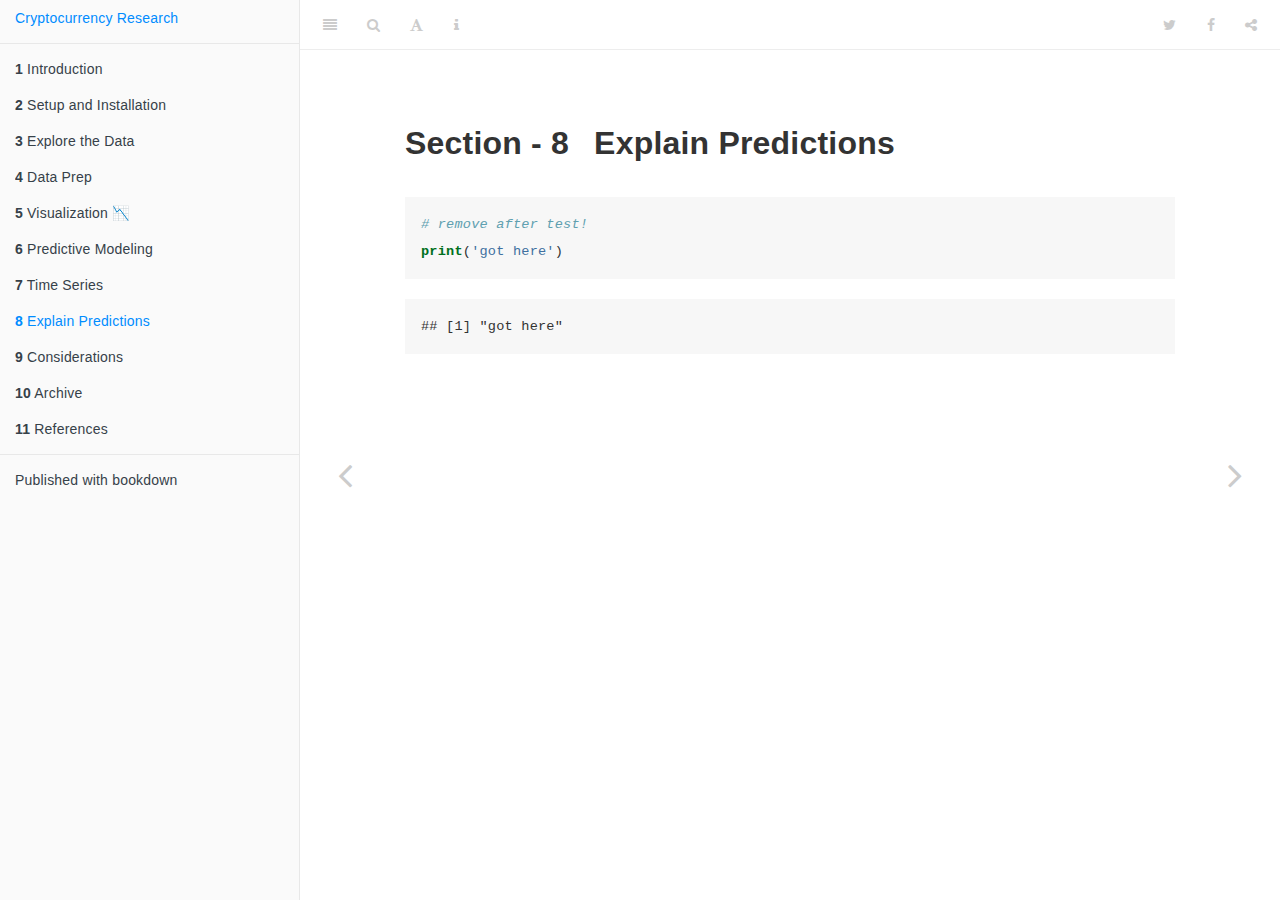
<file: _book/explain-predictions.html>
<!DOCTYPE html>
<html lang="" xml:lang="">
<head>

  <meta charset="utf-8" />
  <meta http-equiv="X-UA-Compatible" content="IE=edge" />
  <title>Section - 8 Explain Predictions | Cryptocurrency Research</title>
  <meta name="description" content="Section - 8 Explain Predictions | Cryptocurrency Research" />
  <meta name="generator" content="bookdown 0.21 and GitBook 2.6.7" />

  <meta property="og:title" content="Section - 8 Explain Predictions | Cryptocurrency Research" />
  <meta property="og:type" content="book" />
  
  
  
  

  <meta name="twitter:card" content="summary" />
  <meta name="twitter:title" content="Section - 8 Explain Predictions | Cryptocurrency Research" />
  
  
  




  <meta name="viewport" content="width=device-width, initial-scale=1" />
  <meta name="apple-mobile-web-app-capable" content="yes" />
  <meta name="apple-mobile-web-app-status-bar-style" content="black" />
  
  
<link rel="prev" href="time-series.html"/>
<link rel="next" href="considerations.html"/>
<script src="libs/header-attrs-2.5/header-attrs.js"></script>
<script src="libs/jquery-2.2.3/jquery.min.js"></script>
<link href="libs/gitbook-2.6.7/css/style.css" rel="stylesheet" />
<link href="libs/gitbook-2.6.7/css/plugin-table.css" rel="stylesheet" />
<link href="libs/gitbook-2.6.7/css/plugin-bookdown.css" rel="stylesheet" />
<link href="libs/gitbook-2.6.7/css/plugin-highlight.css" rel="stylesheet" />
<link href="libs/gitbook-2.6.7/css/plugin-search.css" rel="stylesheet" />
<link href="libs/gitbook-2.6.7/css/plugin-fontsettings.css" rel="stylesheet" />
<link href="libs/gitbook-2.6.7/css/plugin-clipboard.css" rel="stylesheet" />









<link href="libs/anchor-sections-1.0/anchor-sections.css" rel="stylesheet" />
<script src="libs/anchor-sections-1.0/anchor-sections.js"></script>
<script src="libs/htmlwidgets-1.5.1/htmlwidgets.js"></script>
<link href="libs/datatables-css-0.0.0/datatables-crosstalk.css" rel="stylesheet" />
<script src="libs/datatables-binding-0.15/datatables.js"></script>
<link href="libs/dt-core-1.10.20/css/jquery.dataTables.min.css" rel="stylesheet" />
<link href="libs/dt-core-1.10.20/css/jquery.dataTables.extra.css" rel="stylesheet" />
<script src="libs/dt-core-1.10.20/js/jquery.dataTables.min.js"></script>
<link href="libs/crosstalk-1.1.0.1/css/crosstalk.css" rel="stylesheet" />
<script src="libs/crosstalk-1.1.0.1/js/crosstalk.min.js"></script>
<script src="libs/plotly-binding-4.9.2.1/plotly.js"></script>
<script src="libs/typedarray-0.1/typedarray.min.js"></script>
<link href="libs/plotly-htmlwidgets-css-1.52.2/plotly-htmlwidgets.css" rel="stylesheet" />
<script src="libs/plotly-main-1.52.2/plotly-latest.min.js"></script>


<style type="text/css">
pre > code.sourceCode { white-space: pre; position: relative; }
pre > code.sourceCode > span { display: inline-block; line-height: 1.25; }
pre > code.sourceCode > span:empty { height: 1.2em; }
code.sourceCode > span { color: inherit; text-decoration: inherit; }
pre.sourceCode { margin: 0; }
@media screen {
div.sourceCode { overflow: auto; }
}
@media print {
pre > code.sourceCode { white-space: pre-wrap; }
pre > code.sourceCode > span { text-indent: -5em; padding-left: 5em; }
}
pre.numberSource code
  { counter-reset: source-line 0; }
pre.numberSource code > span
  { position: relative; left: -4em; counter-increment: source-line; }
pre.numberSource code > span > a:first-child::before
  { content: counter(source-line);
    position: relative; left: -1em; text-align: right; vertical-align: baseline;
    border: none; display: inline-block;
    -webkit-touch-callout: none; -webkit-user-select: none;
    -khtml-user-select: none; -moz-user-select: none;
    -ms-user-select: none; user-select: none;
    padding: 0 4px; width: 4em;
    color: #aaaaaa;
  }
pre.numberSource { margin-left: 3em; border-left: 1px solid #aaaaaa;  padding-left: 4px; }
div.sourceCode
  {   }
@media screen {
pre > code.sourceCode > span > a:first-child::before { text-decoration: underline; }
}
code span.al { color: #ff0000; font-weight: bold; } /* Alert */
code span.an { color: #60a0b0; font-weight: bold; font-style: italic; } /* Annotation */
code span.at { color: #7d9029; } /* Attribute */
code span.bn { color: #40a070; } /* BaseN */
code span.bu { } /* BuiltIn */
code span.cf { color: #007020; font-weight: bold; } /* ControlFlow */
code span.ch { color: #4070a0; } /* Char */
code span.cn { color: #880000; } /* Constant */
code span.co { color: #60a0b0; font-style: italic; } /* Comment */
code span.cv { color: #60a0b0; font-weight: bold; font-style: italic; } /* CommentVar */
code span.do { color: #ba2121; font-style: italic; } /* Documentation */
code span.dt { color: #902000; } /* DataType */
code span.dv { color: #40a070; } /* DecVal */
code span.er { color: #ff0000; font-weight: bold; } /* Error */
code span.ex { } /* Extension */
code span.fl { color: #40a070; } /* Float */
code span.fu { color: #06287e; } /* Function */
code span.im { } /* Import */
code span.in { color: #60a0b0; font-weight: bold; font-style: italic; } /* Information */
code span.kw { color: #007020; font-weight: bold; } /* Keyword */
code span.op { color: #666666; } /* Operator */
code span.ot { color: #007020; } /* Other */
code span.pp { color: #bc7a00; } /* Preprocessor */
code span.sc { color: #4070a0; } /* SpecialChar */
code span.ss { color: #bb6688; } /* SpecialString */
code span.st { color: #4070a0; } /* String */
code span.va { color: #19177c; } /* Variable */
code span.vs { color: #4070a0; } /* VerbatimString */
code span.wa { color: #60a0b0; font-weight: bold; font-style: italic; } /* Warning */
</style>

<link rel="stylesheet" href="style.css" type="text/css" />
</head>

<body>



  <div class="book without-animation with-summary font-size-2 font-family-1" data-basepath=".">

    <div class="book-summary">
      <nav role="navigation">

<ul class="summary">
<li><a href="./">Cryptocurrency Research</a></li>

<li class="divider"></li>
<li class="chapter" data-level="1" data-path="index.html"><a href="index.html"><i class="fa fa-check"></i><b>1</b> Introduction</a>
<ul>
<li class="chapter" data-level="1.1" data-path="index.html"><a href="index.html#what-will-i-learn"><i class="fa fa-check"></i><b>1.1</b> What will I learn?</a></li>
<li class="chapter" data-level="1.2" data-path="index.html"><a href="index.html#before-getting-started"><i class="fa fa-check"></i><b>1.2</b> Before Getting Started</a>
<ul>
<li class="chapter" data-level="1.2.1" data-path="index.html"><a href="index.html#high-level-version"><i class="fa fa-check"></i><b>1.2.1</b> High-Level Version</a></li>
</ul></li>
<li class="chapter" data-level="1.3" data-path="index.html"><a href="index.html#format-notes"><i class="fa fa-check"></i><b>1.3</b> Format Notes</a></li>
<li class="chapter" data-level="1.4" data-path="index.html"><a href="index.html#plan-of-attack"><i class="fa fa-check"></i><b>1.4</b> Plan of Attack</a></li>
<li class="chapter" data-level="1.5" data-path="index.html"><a href="index.html#github-repository"><i class="fa fa-check"></i><b>1.5</b> GitHub Repository</a></li>
<li class="chapter" data-level="1.6" data-path="index.html"><a href="index.html#disclaimer"><i class="fa fa-check"></i><b>1.6</b> Disclaimer</a></li>
</ul></li>
<li class="chapter" data-level="2" data-path="setup.html"><a href="setup.html"><i class="fa fa-check"></i><b>2</b> Setup and Installation</a>
<ul>
<li class="chapter" data-level="2.1" data-path="setup.html"><a href="setup.html#option-1---run-in-the-cloud"><i class="fa fa-check"></i><b>2.1</b> Option 1 - Run in the Cloud</a></li>
<li class="chapter" data-level="2.2" data-path="setup.html"><a href="setup.html#option-2---run-locally"><i class="fa fa-check"></i><b>2.2</b> Option 2 - Run Locally</a>
<ul>
<li class="chapter" data-level="2.2.1" data-path="setup.html"><a href="setup.html#setup-r"><i class="fa fa-check"></i><b>2.2.1</b> Setup R</a></li>
<li class="chapter" data-level="2.2.2" data-path="setup.html"><a href="setup.html#installing-and-loading-packages"><i class="fa fa-check"></i><b>2.2.2</b> Installing and Loading Packages</a></li>
<li class="chapter" data-level="2.2.3" data-path="setup.html"><a href="setup.html#github-repository-1"><i class="fa fa-check"></i><b>2.2.3</b> GitHub Repository</a></li>
</ul></li>
</ul></li>
<li class="chapter" data-level="3" data-path="explore-data.html"><a href="explore-data.html"><i class="fa fa-check"></i><b>3</b> Explore the Data</a>
<ul>
<li class="chapter" data-level="3.1" data-path="explore-data.html"><a href="explore-data.html#pull-the-data"><i class="fa fa-check"></i><b>3.1</b> Pull the Data</a></li>
<li class="chapter" data-level="3.2" data-path="explore-data.html"><a href="explore-data.html#data-preview"><i class="fa fa-check"></i><b>3.2</b> Data Preview</a></li>
<li class="chapter" data-level="3.3" data-path="explore-data.html"><a href="explore-data.html#the-definition-of-a-price"><i class="fa fa-check"></i><b>3.3</b> The definition of a “price”</a>
<ul>
<li class="chapter" data-level="3.3.1" data-path="explore-data.html"><a href="explore-data.html#in-summary"><i class="fa fa-check"></i><b>3.3.1</b> In Summary</a></li>
</ul></li>
<li class="chapter" data-level="3.4" data-path="explore-data.html"><a href="explore-data.html#data-quality"><i class="fa fa-check"></i><b>3.4</b> Data Quality</a></li>
</ul></li>
<li class="chapter" data-level="4" data-path="data-prep.html"><a href="data-prep.html"><i class="fa fa-check"></i><b>4</b> Data Prep</a>
<ul>
<li class="chapter" data-level="4.1" data-path="data-prep.html"><a href="data-prep.html#remove-nulls"><i class="fa fa-check"></i><b>4.1</b> Remove Nulls</a></li>
<li class="chapter" data-level="4.2" data-path="data-prep.html"><a href="data-prep.html#calculate-price_usd-column"><i class="fa fa-check"></i><b>4.2</b> Calculate <code>price_usd</code> Column</a></li>
<li class="chapter" data-level="4.3" data-path="data-prep.html"><a href="data-prep.html#clean-data-by-group"><i class="fa fa-check"></i><b>4.3</b> Clean Data by Group</a>
<ul>
<li class="chapter" data-level="4.3.1" data-path="data-prep.html"><a href="data-prep.html#remove-symbols-without-enough-rows"><i class="fa fa-check"></i><b>4.3.1</b> Remove symbols without enough rows</a></li>
<li class="chapter" data-level="4.3.2" data-path="data-prep.html"><a href="data-prep.html#remove-symbols-without-data-from-the-last-3-days"><i class="fa fa-check"></i><b>4.3.2</b> Remove symbols without data from the last 3 days</a></li>
</ul></li>
<li class="chapter" data-level="4.4" data-path="data-prep.html"><a href="data-prep.html#calculate-target"><i class="fa fa-check"></i><b>4.4</b> Calculate Target</a>
<ul>
<li class="chapter" data-level="4.4.1" data-path="data-prep.html"><a href="data-prep.html#any-gaps"><i class="fa fa-check"></i><b>4.4.1</b> Any gaps?</a></li>
<li class="chapter" data-level="4.4.2" data-path="data-prep.html"><a href="data-prep.html#convert-to-tsibble"><i class="fa fa-check"></i><b>4.4.2</b> Convert to tsibble</a></li>
<li class="chapter" data-level="4.4.3" data-path="data-prep.html"><a href="data-prep.html#scan-gaps"><i class="fa fa-check"></i><b>4.4.3</b> Scan gaps</a></li>
<li class="chapter" data-level="4.4.4" data-path="data-prep.html"><a href="data-prep.html#fill-gaps"><i class="fa fa-check"></i><b>4.4.4</b> Fill gaps</a></li>
<li class="chapter" data-level="4.4.5" data-path="data-prep.html"><a href="data-prep.html#calculate-target-1"><i class="fa fa-check"></i><b>4.4.5</b> Calculate Target</a></li>
</ul></li>
<li class="chapter" data-level="4.5" data-path="data-prep.html"><a href="data-prep.html#cross-validation"><i class="fa fa-check"></i><b>4.5</b> Cross Validation</a></li>
<li class="chapter" data-level="4.6" data-path="data-prep.html"><a href="data-prep.html#fix-data-by-split"><i class="fa fa-check"></i><b>4.6</b> Fix Data by Split</a>
<ul>
<li class="chapter" data-level="4.6.1" data-path="data-prep.html"><a href="data-prep.html#zero-variance"><i class="fa fa-check"></i><b>4.6.1</b> Zero Variance</a></li>
</ul></li>
<li class="chapter" data-level="4.7" data-path="data-prep.html"><a href="data-prep.html#nest-data"><i class="fa fa-check"></i><b>4.7</b> Nest data</a></li>
<li class="chapter" data-level="4.8" data-path="data-prep.html"><a href="data-prep.html#functional-programming"><i class="fa fa-check"></i><b>4.8</b> Functional Programming</a></li>
</ul></li>
<li class="chapter" data-level="5" data-path="visualization.html"><a href="visualization.html"><i class="fa fa-check"></i><b>5</b> Visualization 📉</a>
<ul>
<li class="chapter" data-level="5.1" data-path="visualization.html"><a href="visualization.html#basics---ggplot2"><i class="fa fa-check"></i><b>5.1</b> Basics - ggplot2</a></li>
<li class="chapter" data-level="5.2" data-path="visualization.html"><a href="visualization.html#using-extensions"><i class="fa fa-check"></i><b>5.2</b> Using Extensions</a>
<ul>
<li class="chapter" data-level="5.2.1" data-path="visualization.html"><a href="visualization.html#ggthemes"><i class="fa fa-check"></i><b>5.2.1</b> ggthemes</a></li>
<li class="chapter" data-level="5.2.2" data-path="visualization.html"><a href="visualization.html#plotly"><i class="fa fa-check"></i><b>5.2.2</b> plotly</a></li>
<li class="chapter" data-level="5.2.3" data-path="visualization.html"><a href="visualization.html#ggpubr"><i class="fa fa-check"></i><b>5.2.3</b> ggpubr</a></li>
<li class="chapter" data-level="5.2.4" data-path="visualization.html"><a href="visualization.html#ggforce"><i class="fa fa-check"></i><b>5.2.4</b> ggforce</a></li>
<li class="chapter" data-level="5.2.5" data-path="visualization.html"><a href="visualization.html#gganimate"><i class="fa fa-check"></i><b>5.2.5</b> gganimate</a></li>
<li class="chapter" data-level="5.2.6" data-path="visualization.html"><a href="visualization.html#ggtimeseries"><i class="fa fa-check"></i><b>5.2.6</b> ggTimeSeries</a></li>
<li class="chapter" data-level="5.2.7" data-path="visualization.html"><a href="visualization.html#rayshader"><i class="fa fa-check"></i><b>5.2.7</b> Rayshader</a></li>
</ul></li>
</ul></li>
<li class="chapter" data-level="6" data-path="predictive-modeling.html"><a href="predictive-modeling.html"><i class="fa fa-check"></i><b>6</b> Predictive Modeling</a>
<ul>
<li class="chapter" data-level="6.1" data-path="predictive-modeling.html"><a href="predictive-modeling.html#example-simple-model"><i class="fa fa-check"></i><b>6.1</b> Example Simple Model</a>
<ul>
<li class="chapter" data-level="6.1.1" data-path="predictive-modeling.html"><a href="predictive-modeling.html#using-functional-programming"><i class="fa fa-check"></i><b>6.1.1</b> Using Functional Programming</a></li>
</ul></li>
<li class="chapter" data-level="6.2" data-path="predictive-modeling.html"><a href="predictive-modeling.html#caret"><i class="fa fa-check"></i><b>6.2</b> Caret</a>
<ul>
<li class="chapter" data-level="6.2.1" data-path="predictive-modeling.html"><a href="predictive-modeling.html#parallel-processing"><i class="fa fa-check"></i><b>6.2.1</b> Parallel Processing</a></li>
<li class="chapter" data-level="6.2.2" data-path="predictive-modeling.html"><a href="predictive-modeling.html#functional-programming---here-or-elsewhere"><i class="fa fa-check"></i><b>6.2.2</b> Functional Programming - here or elsewhere?</a></li>
</ul></li>
</ul></li>
<li class="chapter" data-level="7" data-path="time-series.html"><a href="time-series.html"><i class="fa fa-check"></i><b>7</b> Time Series</a></li>
<li class="chapter" data-level="8" data-path="explain-predictions.html"><a href="explain-predictions.html"><i class="fa fa-check"></i><b>8</b> Explain Predictions</a></li>
<li class="chapter" data-level="9" data-path="considerations.html"><a href="considerations.html"><i class="fa fa-check"></i><b>9</b> Considerations</a>
<ul>
<li class="chapter" data-level="9.1" data-path="considerations.html"><a href="considerations.html#session-information"><i class="fa fa-check"></i><b>9.1</b> Session Information</a></li>
</ul></li>
<li class="chapter" data-level="10" data-path="archive.html"><a href="archive.html"><i class="fa fa-check"></i><b>10</b> Archive</a>
<ul>
<li class="chapter" data-level="10.1" data-path="archive.html"><a href="archive.html#may-2020"><i class="fa fa-check"></i><b>10.1</b> May 2020</a></li>
</ul></li>
<li class="chapter" data-level="11" data-path="references.html"><a href="references.html"><i class="fa fa-check"></i><b>11</b> References</a>
<ul>
<li class="chapter" data-level="11.1" data-path="references.html"><a href="references.html#resources-used"><i class="fa fa-check"></i><b>11.1</b> Resources Used</a>
<ul>
<li class="chapter" data-level="11.1.1" data-path="references.html"><a href="references.html#visualization-section"><i class="fa fa-check"></i><b>11.1.1</b> Visualization Section</a></li>
<li class="chapter" data-level="11.1.2" data-path="references.html"><a href="references.html#time-series-section"><i class="fa fa-check"></i><b>11.1.2</b> Time Series Section</a></li>
</ul></li>
<li class="chapter" data-level="11.2" data-path="references.html"><a href="references.html#packages-used-and-cited"><i class="fa fa-check"></i><b>11.2</b> Packages used and cited</a></li>
</ul></li>
<li class="divider"></li>
<li><a href="https://github.com/rstudio/bookdown" target="blank">Published with bookdown</a></li>

</ul>

      </nav>
    </div>

    <div class="book-body">
      <div class="body-inner">
        <div class="book-header" role="navigation">
          <h1>
            <i class="fa fa-circle-o-notch fa-spin"></i><a href="./">Cryptocurrency Research</a>
          </h1>
        </div>

        <div class="page-wrapper" tabindex="-1" role="main">
          <div class="page-inner">

            <section class="normal" id="section-">
<div id="explain-predictions" class="section level1" number="8">
<h1><span class="header-section-number">Section - 8</span> Explain Predictions</h1>
<div class="sourceCode" id="cb83"><pre class="sourceCode r"><code class="sourceCode r"><span id="cb83-1"><a href="explain-predictions.html#cb83-1" aria-hidden="true"></a><span class="co"># remove after test!</span></span>
<span id="cb83-2"><a href="explain-predictions.html#cb83-2" aria-hidden="true"></a><span class="kw">print</span>(<span class="st">&#39;got here&#39;</span>)</span></code></pre></div>
<pre><code>## [1] &quot;got here&quot;</code></pre>
<!-- OLD -->
<!-- **Summary for discussion:** Now that we feel like we have some pretty complex models that seem to be doing a relatively good job at the problem, it's pretty natural for that complexity to feel overwhelming and to be left feeling like ***now what?*** Therefore, this section will focus around creating solutions that can be used to explain predictions and are also model-agnostic meaning they can be applied to any type of model. The tool I am most familiar with around doing this specific task is **lime**, but there are several of these tools in Python so I might explore some different tools here, but I will start with this one: https://github.com/thomasp85/lime -->
<!-- ====================================== -->
<!-- Ricky dev work for this section below. -->
<!-- - Use lime to explain the predictions made through model-agnostic explanations: https://github.com/thomasp85/lime -->
<!-- - I know there are other alternatives for this in Python so explore those tools more before finalizing this section -->
<!-- - In Python use SHAP: https://www.kaggle.com/dansbecker/shap-values -->

</div>
            </section>

          </div>
        </div>
      </div>
<a href="time-series.html" class="navigation navigation-prev " aria-label="Previous page"><i class="fa fa-angle-left"></i></a>
<a href="considerations.html" class="navigation navigation-next " aria-label="Next page"><i class="fa fa-angle-right"></i></a>
    </div>
  </div>
<script src="libs/gitbook-2.6.7/js/app.min.js"></script>
<script src="libs/gitbook-2.6.7/js/lunr.js"></script>
<script src="libs/gitbook-2.6.7/js/clipboard.min.js"></script>
<script src="libs/gitbook-2.6.7/js/plugin-search.js"></script>
<script src="libs/gitbook-2.6.7/js/plugin-sharing.js"></script>
<script src="libs/gitbook-2.6.7/js/plugin-fontsettings.js"></script>
<script src="libs/gitbook-2.6.7/js/plugin-bookdown.js"></script>
<script src="libs/gitbook-2.6.7/js/jquery.highlight.js"></script>
<script src="libs/gitbook-2.6.7/js/plugin-clipboard.js"></script>
<script>
gitbook.require(["gitbook"], function(gitbook) {
gitbook.start({
"sharing": {
"github": false,
"facebook": true,
"twitter": true,
"linkedin": false,
"weibo": false,
"instapaper": false,
"vk": false,
"all": ["facebook", "twitter", "linkedin", "weibo", "instapaper"]
},
"fontsettings": {
"theme": "white",
"family": "sans",
"size": 2
},
"edit": {
"link": null,
"text": null
},
"history": {
"link": null,
"text": null
},
"view": {
"link": null,
"text": null
},
"download": null,
"toc": {
"collapse": "section"
}
});
});
</script>

</body>

</html>
</file>
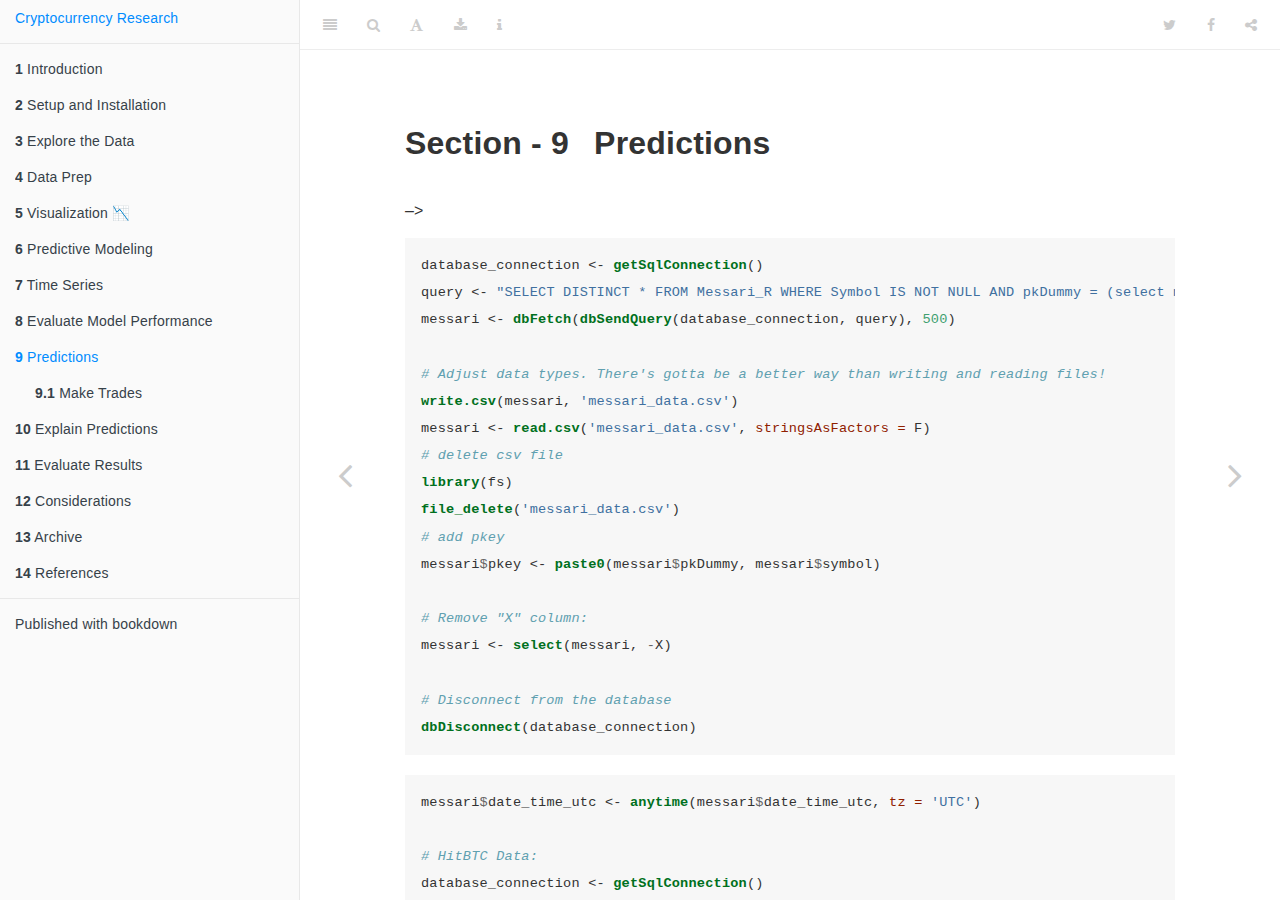
<file: _book/predictions.html>
<!DOCTYPE html>
<html lang="" xml:lang="">
<head>

  <meta charset="utf-8" />
  <meta http-equiv="X-UA-Compatible" content="IE=edge" />
  <title>Section - 9 Predictions | Untitled</title>
  <meta name="description" content="Section - 9 Predictions | Untitled" />
  <meta name="generator" content="bookdown 0.19.1 and GitBook 2.6.7" />

  <meta property="og:title" content="Section - 9 Predictions | Untitled" />
  <meta property="og:type" content="book" />
  
  
  
  

  <meta name="twitter:card" content="summary" />
  <meta name="twitter:title" content="Section - 9 Predictions | Untitled" />
  
  
  




  <meta name="viewport" content="width=device-width, initial-scale=1" />
  <meta name="apple-mobile-web-app-capable" content="yes" />
  <meta name="apple-mobile-web-app-status-bar-style" content="black" />
  
  
<link rel="prev" href="evaluate-model-performance.html"/>
<link rel="next" href="explain-predictions.html"/>
<script src="libs/header-attrs-2.1/header-attrs.js"></script>
<script src="libs/jquery-2.2.3/jquery.min.js"></script>
<link href="libs/gitbook-2.6.7/css/style.css" rel="stylesheet" />
<link href="libs/gitbook-2.6.7/css/plugin-table.css" rel="stylesheet" />
<link href="libs/gitbook-2.6.7/css/plugin-bookdown.css" rel="stylesheet" />
<link href="libs/gitbook-2.6.7/css/plugin-highlight.css" rel="stylesheet" />
<link href="libs/gitbook-2.6.7/css/plugin-search.css" rel="stylesheet" />
<link href="libs/gitbook-2.6.7/css/plugin-fontsettings.css" rel="stylesheet" />
<link href="libs/gitbook-2.6.7/css/plugin-clipboard.css" rel="stylesheet" />









<script src="libs/htmlwidgets-1.5.1/htmlwidgets.js"></script>
<link href="libs/datatables-css-0.0.0/datatables-crosstalk.css" rel="stylesheet" />
<script src="libs/datatables-binding-0.13/datatables.js"></script>
<link href="libs/dt-core-1.10.20/css/jquery.dataTables.min.css" rel="stylesheet" />
<link href="libs/dt-core-1.10.20/css/jquery.dataTables.extra.css" rel="stylesheet" />
<script src="libs/dt-core-1.10.20/js/jquery.dataTables.min.js"></script>
<link href="libs/crosstalk-1.0.0/css/crosstalk.css" rel="stylesheet" />
<script src="libs/crosstalk-1.0.0/js/crosstalk.min.js"></script>


<style type="text/css">
pre > code.sourceCode { white-space: pre; position: relative; }
pre > code.sourceCode > span { display: inline-block; line-height: 1.25; }
pre > code.sourceCode > span:empty { height: 1.2em; }
code.sourceCode > span { color: inherit; text-decoration: inherit; }
pre.sourceCode { margin: 0; }
@media screen {
div.sourceCode { overflow: auto; }
}
@media print {
pre > code.sourceCode { white-space: pre-wrap; }
pre > code.sourceCode > span { text-indent: -5em; padding-left: 5em; }
}
pre.numberSource code
  { counter-reset: source-line 0; }
pre.numberSource code > span
  { position: relative; left: -4em; counter-increment: source-line; }
pre.numberSource code > span > a:first-child::before
  { content: counter(source-line);
    position: relative; left: -1em; text-align: right; vertical-align: baseline;
    border: none; display: inline-block;
    -webkit-touch-callout: none; -webkit-user-select: none;
    -khtml-user-select: none; -moz-user-select: none;
    -ms-user-select: none; user-select: none;
    padding: 0 4px; width: 4em;
    color: #aaaaaa;
  }
pre.numberSource { margin-left: 3em; border-left: 1px solid #aaaaaa;  padding-left: 4px; }
div.sourceCode
  {   }
@media screen {
pre > code.sourceCode > span > a:first-child::before { text-decoration: underline; }
}
code span.al { color: #ff0000; font-weight: bold; } /* Alert */
code span.an { color: #60a0b0; font-weight: bold; font-style: italic; } /* Annotation */
code span.at { color: #7d9029; } /* Attribute */
code span.bn { color: #40a070; } /* BaseN */
code span.bu { } /* BuiltIn */
code span.cf { color: #007020; font-weight: bold; } /* ControlFlow */
code span.ch { color: #4070a0; } /* Char */
code span.cn { color: #880000; } /* Constant */
code span.co { color: #60a0b0; font-style: italic; } /* Comment */
code span.cv { color: #60a0b0; font-weight: bold; font-style: italic; } /* CommentVar */
code span.do { color: #ba2121; font-style: italic; } /* Documentation */
code span.dt { color: #902000; } /* DataType */
code span.dv { color: #40a070; } /* DecVal */
code span.er { color: #ff0000; font-weight: bold; } /* Error */
code span.ex { } /* Extension */
code span.fl { color: #40a070; } /* Float */
code span.fu { color: #06287e; } /* Function */
code span.im { } /* Import */
code span.in { color: #60a0b0; font-weight: bold; font-style: italic; } /* Information */
code span.kw { color: #007020; font-weight: bold; } /* Keyword */
code span.op { color: #666666; } /* Operator */
code span.ot { color: #007020; } /* Other */
code span.pp { color: #bc7a00; } /* Preprocessor */
code span.sc { color: #4070a0; } /* SpecialChar */
code span.ss { color: #bb6688; } /* SpecialString */
code span.st { color: #4070a0; } /* String */
code span.va { color: #19177c; } /* Variable */
code span.vs { color: #4070a0; } /* VerbatimString */
code span.wa { color: #60a0b0; font-weight: bold; font-style: italic; } /* Warning */
</style>

<link rel="stylesheet" href="style.css" type="text/css" />
</head>

<body>



  <div class="book without-animation with-summary font-size-2 font-family-1" data-basepath=".">

    <div class="book-summary">
      <nav role="navigation">

<ul class="summary">
<li><a href="./">Cryptocurrency Research</a></li>

<li class="divider"></li>
<li class="chapter" data-level="1" data-path="index.html"><a href="index.html"><i class="fa fa-check"></i><b>1</b> Introduction</a>
<ul>
<li class="chapter" data-level="1.1" data-path="index.html"><a href="index.html#what-will-i-learn"><i class="fa fa-check"></i><b>1.1</b> What will I learn?</a></li>
<li class="chapter" data-level="1.2" data-path="index.html"><a href="index.html#before-getting-started"><i class="fa fa-check"></i><b>1.2</b> Before Getting Started</a></li>
<li class="chapter" data-level="1.3" data-path="index.html"><a href="index.html#who-is-this-example-for"><i class="fa fa-check"></i><b>1.3</b> Who is this example for?</a></li>
<li class="chapter" data-level="1.4" data-path="index.html"><a href="index.html#format-notes"><i class="fa fa-check"></i><b>1.4</b> Format Notes</a></li>
<li class="chapter" data-level="1.5" data-path="index.html"><a href="index.html#plan-of-attack"><i class="fa fa-check"></i><b>1.5</b> Plan of Attack</a></li>
<li class="chapter" data-level="1.6" data-path="index.html"><a href="index.html#disclaimer"><i class="fa fa-check"></i><b>1.6</b> Disclaimer</a></li>
</ul></li>
<li class="chapter" data-level="2" data-path="setup.html"><a href="setup.html"><i class="fa fa-check"></i><b>2</b> Setup and Installation</a></li>
<li class="chapter" data-level="3" data-path="explore-data.html"><a href="explore-data.html"><i class="fa fa-check"></i><b>3</b> Explore the Data</a>
<ul>
<li class="chapter" data-level="3.1" data-path="explore-data.html"><a href="explore-data.html#data-preview"><i class="fa fa-check"></i><b>3.1</b> Data Preview</a></li>
<li class="chapter" data-level="3.2" data-path="explore-data.html"><a href="explore-data.html#data-quality"><i class="fa fa-check"></i><b>3.2</b> Data Quality</a></li>
</ul></li>
<li class="chapter" data-level="4" data-path="data-prep.html"><a href="data-prep.html"><i class="fa fa-check"></i><b>4</b> Data Prep</a>
<ul>
<li class="chapter" data-level="4.1" data-path="data-prep.html"><a href="data-prep.html#convert-date-time"><i class="fa fa-check"></i><b>4.1</b> Convert Date Time</a></li>
<li class="chapter" data-level="4.2" data-path="data-prep.html"><a href="data-prep.html#prices-by-exchange"><i class="fa fa-check"></i><b>4.2</b> Prices by Exchange</a>
<ul>
<li class="chapter" data-level="4.2.1" data-path="data-prep.html"><a href="data-prep.html#pull-exchange-data"><i class="fa fa-check"></i><b>4.2.1</b> Pull Exchange Data</a></li>
<li class="chapter" data-level="4.2.2" data-path="data-prep.html"><a href="data-prep.html#the-definition-of-a-price"><i class="fa fa-check"></i><b>4.2.2</b> The definition of a “price”</a></li>
<li class="chapter" data-level="4.2.3" data-path="data-prep.html"><a href="data-prep.html#join-datasets"><i class="fa fa-check"></i><b>4.2.3</b> Join Datasets</a></li>
</ul></li>
<li class="chapter" data-level="4.3" data-path="data-prep.html"><a href="data-prep.html#add-target"><i class="fa fa-check"></i><b>4.3</b> Add Target Variable</a></li>
<li class="chapter" data-level="4.4" data-path="data-prep.html"><a href="data-prep.html#group-by-crypto"><i class="fa fa-check"></i><b>4.4</b> Group by Cryptocurrency and Exchange</a></li>
<li class="chapter" data-level="4.5" data-path="data-prep.html"><a href="data-prep.html#split-data"><i class="fa fa-check"></i><b>4.5</b> Split Data</a>
<ul>
<li class="chapter" data-level="4.5.1" data-path="data-prep.html"><a href="data-prep.html#traintest-split"><i class="fa fa-check"></i><b>4.5.1</b> Train/Test Split</a></li>
</ul></li>
<li class="chapter" data-level="4.6" data-path="data-prep.html"><a href="data-prep.html#final-adjustments"><i class="fa fa-check"></i><b>4.6</b> Final Adjustments</a>
<ul>
<li class="chapter" data-level="4.6.1" data-path="data-prep.html"><a href="data-prep.html#do-function"><i class="fa fa-check"></i><b>4.6.1</b> do() Function</a></li>
</ul></li>
</ul></li>
<li class="chapter" data-level="5" data-path="visualization.html"><a href="visualization.html"><i class="fa fa-check"></i><b>5</b> Visualization 📉</a>
<ul>
<li class="chapter" data-level="5.1" data-path="visualization.html"><a href="visualization.html#basics---ggplot2"><i class="fa fa-check"></i><b>5.1</b> Basics - ggplot2</a></li>
<li class="chapter" data-level="5.2" data-path="visualization.html"><a href="visualization.html#plot-relationships"><i class="fa fa-check"></i><b>5.2</b> Plot Relationships</a></li>
<li class="chapter" data-level="5.3" data-path="visualization.html"><a href="visualization.html#using-extensions"><i class="fa fa-check"></i><b>5.3</b> Using Extensions</a>
<ul>
<li class="chapter" data-level="5.3.1" data-path="visualization.html"><a href="visualization.html#ggthemes"><i class="fa fa-check"></i><b>5.3.1</b> ggthemes</a></li>
<li class="chapter" data-level="5.3.2" data-path="visualization.html"><a href="visualization.html#plotly"><i class="fa fa-check"></i><b>5.3.2</b> plotly</a></li>
<li class="chapter" data-level="5.3.3" data-path="visualization.html"><a href="visualization.html#ggpubr"><i class="fa fa-check"></i><b>5.3.3</b> ggpubr</a></li>
<li class="chapter" data-level="5.3.4" data-path="visualization.html"><a href="visualization.html#gganimate"><i class="fa fa-check"></i><b>5.3.4</b> gganimate</a></li>
<li class="chapter" data-level="5.3.5" data-path="visualization.html"><a href="visualization.html#calendar-heatmap"><i class="fa fa-check"></i><b>5.3.5</b> Calendar Heatmap</a></li>
<li class="chapter" data-level="5.3.6" data-path="visualization.html"><a href="visualization.html#rayshader"><i class="fa fa-check"></i><b>5.3.6</b> Rayshader</a></li>
</ul></li>
</ul></li>
<li class="chapter" data-level="6" data-path="predictive-modeling.html"><a href="predictive-modeling.html"><i class="fa fa-check"></i><b>6</b> Predictive Modeling</a>
<ul>
<li class="chapter" data-level="6.1" data-path="predictive-modeling.html"><a href="predictive-modeling.html#linear-model"><i class="fa fa-check"></i><b>6.1</b> Linear Model</a></li>
<li class="chapter" data-level="6.2" data-path="predictive-modeling.html"><a href="predictive-modeling.html#caret"><i class="fa fa-check"></i><b>6.2</b> Caret</a>
<ul>
<li class="chapter" data-level="6.2.1" data-path="predictive-modeling.html"><a href="predictive-modeling.html#linear-model-1"><i class="fa fa-check"></i><b>6.2.1</b> Linear Model</a></li>
<li class="chapter" data-level="6.2.2" data-path="predictive-modeling.html"><a href="predictive-modeling.html#xgboost"><i class="fa fa-check"></i><b>6.2.2</b> XGBoost</a></li>
<li class="chapter" data-level="6.2.3" data-path="predictive-modeling.html"><a href="predictive-modeling.html#neural-network"><i class="fa fa-check"></i><b>6.2.3</b> Neural Network</a></li>
<li class="chapter" data-level="6.2.4" data-path="predictive-modeling.html"><a href="predictive-modeling.html#cubist"><i class="fa fa-check"></i><b>6.2.4</b> Cubist</a></li>
<li class="chapter" data-level="6.2.5" data-path="predictive-modeling.html"><a href="predictive-modeling.html#gradient-boosting-machines"><i class="fa fa-check"></i><b>6.2.5</b> Gradient Boosting Machines</a></li>
</ul></li>
<li class="chapter" data-level="6.3" data-path="predictive-modeling.html"><a href="predictive-modeling.html#making-predictions"><i class="fa fa-check"></i><b>6.3</b> Making Predictions</a></li>
</ul></li>
<li class="chapter" data-level="7" data-path="time-series.html"><a href="time-series.html"><i class="fa fa-check"></i><b>7</b> Time Series</a>
<ul>
<li class="chapter" data-level="7.0.1" data-path="time-series.html"><a href="time-series.html#create-tsibble"><i class="fa fa-check"></i><b>7.0.1</b> Create <code>tsibble</code></a></li>
<li class="chapter" data-level="7.0.2" data-path="time-series.html"><a href="time-series.html#fable-time-series-models"><i class="fa fa-check"></i><b>7.0.2</b> Fable Time Series Models</a></li>
<li class="chapter" data-level="7.0.3" data-path="time-series.html"><a href="time-series.html#ets"><i class="fa fa-check"></i><b>7.0.3</b> ETS</a></li>
<li class="chapter" data-level="7.0.4" data-path="time-series.html"><a href="time-series.html#arima"><i class="fa fa-check"></i><b>7.0.4</b> ARIMA</a></li>
<li class="chapter" data-level="7.0.5" data-path="time-series.html"><a href="time-series.html#make-models"><i class="fa fa-check"></i><b>7.0.5</b> Make models</a></li>
<li class="chapter" data-level="7.0.6" data-path="time-series.html"><a href="time-series.html#make-predictions"><i class="fa fa-check"></i><b>7.0.6</b> Make Predictions</a></li>
<li class="chapter" data-level="7.0.7" data-path="time-series.html"><a href="time-series.html#error-metrics"><i class="fa fa-check"></i><b>7.0.7</b> Error Metrics</a></li>
<li class="chapter" data-level="7.0.8" data-path="time-series.html"><a href="time-series.html#add-to-grouped-data"><i class="fa fa-check"></i><b>7.0.8</b> Add to Grouped Data</a></li>
<li class="chapter" data-level="7.1" data-path="time-series.html"><a href="time-series.html#references-for-this-section"><i class="fa fa-check"></i><b>7.1</b> References for this section:</a></li>
</ul></li>
<li class="chapter" data-level="8" data-path="evaluate-model-performance.html"><a href="evaluate-model-performance.html"><i class="fa fa-check"></i><b>8</b> Evaluate Model Performance</a>
<ul>
<li class="chapter" data-level="8.1" data-path="evaluate-model-performance.html"><a href="evaluate-model-performance.html#caret-1"><i class="fa fa-check"></i><b>8.1</b> Caret</a></li>
<li class="chapter" data-level="8.2" data-path="evaluate-model-performance.html"><a href="evaluate-model-performance.html#timeseries"><i class="fa fa-check"></i><b>8.2</b> Timeseries</a>
<ul>
<li class="chapter" data-level="8.2.1" data-path="evaluate-model-performance.html"><a href="evaluate-model-performance.html#do-arima-models-perform-better-than-naive-ones"><i class="fa fa-check"></i><b>8.2.1</b> Do ARIMA models perform better than NAIVE ones?</a></li>
</ul></li>
<li class="chapter" data-level="8.3" data-path="evaluate-model-performance.html"><a href="evaluate-model-performance.html#find-best-results"><i class="fa fa-check"></i><b>8.3</b> Find best results</a></li>
</ul></li>
<li class="chapter" data-level="9" data-path="predictions.html"><a href="predictions.html"><i class="fa fa-check"></i><b>9</b> Predictions</a>
<ul>
<li class="chapter" data-level="9.1" data-path="predictions.html"><a href="predictions.html#make-trades"><i class="fa fa-check"></i><b>9.1</b> Make Trades</a></li>
</ul></li>
<li class="chapter" data-level="10" data-path="explain-predictions.html"><a href="explain-predictions.html"><i class="fa fa-check"></i><b>10</b> Explain Predictions</a></li>
<li class="chapter" data-level="11" data-path="evaluate-results.html"><a href="evaluate-results.html"><i class="fa fa-check"></i><b>11</b> Evaluate Results</a></li>
<li class="chapter" data-level="12" data-path="considerations.html"><a href="considerations.html"><i class="fa fa-check"></i><b>12</b> Considerations</a></li>
<li class="chapter" data-level="13" data-path="archive.html"><a href="archive.html"><i class="fa fa-check"></i><b>13</b> Archive</a>
<ul>
<li class="chapter" data-level="13.1" data-path="archive.html"><a href="archive.html#may-2020"><i class="fa fa-check"></i><b>13.1</b> May 2020</a></li>
</ul></li>
<li class="chapter" data-level="14" data-path="references.html"><a href="references.html"><i class="fa fa-check"></i><b>14</b> References</a>
<ul>
<li class="chapter" data-level="14.1" data-path="references.html"><a href="references.html#resources-used"><i class="fa fa-check"></i><b>14.1</b> Resources Used</a>
<ul>
<li class="chapter" data-level="14.1.1" data-path="references.html"><a href="references.html#visualization-section"><i class="fa fa-check"></i><b>14.1.1</b> Visualization Section</a></li>
<li class="chapter" data-level="14.1.2" data-path="references.html"><a href="references.html#time-series-section"><i class="fa fa-check"></i><b>14.1.2</b> Time Series Section</a></li>
</ul></li>
<li class="chapter" data-level="14.2" data-path="references.html"><a href="references.html#packages-used-and-cited"><i class="fa fa-check"></i><b>14.2</b> Packages used and cited</a></li>
<li class="chapter" data-level="14.3" data-path="references.html"><a href="references.html#r-markdown"><i class="fa fa-check"></i><b>14.3</b> R Markdown</a></li>
<li class="chapter" data-level="14.4" data-path="references.html"><a href="references.html#including-plots"><i class="fa fa-check"></i><b>14.4</b> Including Plots</a></li>
</ul></li>
<li class="divider"></li>
<li><a href="https://github.com/rstudio/bookdown" target="blank">Published with bookdown</a></li>

</ul>

      </nav>
    </div>

    <div class="book-body">
      <div class="body-inner">
        <div class="book-header" role="navigation">
          <h1>
            <i class="fa fa-circle-o-notch fa-spin"></i><a href="./">Untitled</a>
          </h1>
        </div>

        <div class="page-wrapper" tabindex="-1" role="main">
          <div class="page-inner">

            <section class="normal" id="section-">
<div id="predictions" class="section level1" number="9">
<h1><span class="header-section-number">Section - 9</span> Predictions</h1>
<!-- Here import new `messarir` package and use it to pull latest data -->
<!-- ```{r pull_predictions_messarir} -->
<!-- library(messarir) -->
<!-- # Pull latest data: -->
<!-- messari_new_predictions <- latest_data(messari_api_key) -->
<!-- # Show dataset: -->
<!-- messari_new_predictions -->
<!-- ``` -->
<!-- Left join to models dataframe -->
<!-- NEW TO JUST GET TRADES UP AND RUNNING BELOW: -->
<!-- <!-- WAIT UNTIL 6TH MINUTE OF THE HOUR BEFORE MOVING ON -->
<p>–&gt; <!-- ```{r} --> <!-- while(substr(Sys.time(), 15,16) != '06'){ --> <!--   Sys.sleep(15) --> <!-- } --> <!-- ``` --></p>
<!-- ADD ALL STEPS TO MAKE NEW DATA FOR PREDICTIONS BELOW -->
<div class="sourceCode" id="cb152"><pre class="sourceCode r"><code class="sourceCode r"><span id="cb152-1"><a href="predictions.html#cb152-1"></a>database_connection &lt;-<span class="st"> </span><span class="kw">getSqlConnection</span>()</span>
<span id="cb152-2"><a href="predictions.html#cb152-2"></a>query &lt;-<span class="st"> &quot;SELECT DISTINCT * FROM Messari_R WHERE Symbol IS NOT NULL AND pkDummy = (select max(pkDummy) FROM Messari_R)&quot;</span></span>
<span id="cb152-3"><a href="predictions.html#cb152-3"></a>messari &lt;-<span class="st"> </span><span class="kw">dbFetch</span>(<span class="kw">dbSendQuery</span>(database_connection, query), <span class="dv">500</span>)</span>
<span id="cb152-4"><a href="predictions.html#cb152-4"></a></span>
<span id="cb152-5"><a href="predictions.html#cb152-5"></a><span class="co"># Adjust data types. There&#39;s gotta be a better way than writing and reading files!</span></span>
<span id="cb152-6"><a href="predictions.html#cb152-6"></a><span class="kw">write.csv</span>(messari, <span class="st">&#39;messari_data.csv&#39;</span>)</span>
<span id="cb152-7"><a href="predictions.html#cb152-7"></a>messari &lt;-<span class="st"> </span><span class="kw">read.csv</span>(<span class="st">&#39;messari_data.csv&#39;</span>, <span class="dt">stringsAsFactors =</span> F)</span>
<span id="cb152-8"><a href="predictions.html#cb152-8"></a><span class="co"># delete csv file</span></span>
<span id="cb152-9"><a href="predictions.html#cb152-9"></a><span class="kw">library</span>(fs)</span>
<span id="cb152-10"><a href="predictions.html#cb152-10"></a><span class="kw">file_delete</span>(<span class="st">&#39;messari_data.csv&#39;</span>)</span>
<span id="cb152-11"><a href="predictions.html#cb152-11"></a><span class="co"># add pkey</span></span>
<span id="cb152-12"><a href="predictions.html#cb152-12"></a>messari<span class="op">$</span>pkey &lt;-<span class="st"> </span><span class="kw">paste0</span>(messari<span class="op">$</span>pkDummy, messari<span class="op">$</span>symbol)</span>
<span id="cb152-13"><a href="predictions.html#cb152-13"></a></span>
<span id="cb152-14"><a href="predictions.html#cb152-14"></a><span class="co"># Remove &quot;X&quot; column:</span></span>
<span id="cb152-15"><a href="predictions.html#cb152-15"></a>messari &lt;-<span class="st"> </span><span class="kw">select</span>(messari, <span class="op">-</span>X)</span>
<span id="cb152-16"><a href="predictions.html#cb152-16"></a></span>
<span id="cb152-17"><a href="predictions.html#cb152-17"></a><span class="co"># Disconnect from the database</span></span>
<span id="cb152-18"><a href="predictions.html#cb152-18"></a><span class="kw">dbDisconnect</span>(database_connection)</span></code></pre></div>
<!-- DATA PREP SECTION W/HITBTC DATA:  -->
<div class="sourceCode" id="cb153"><pre class="sourceCode r"><code class="sourceCode r"><span id="cb153-1"><a href="predictions.html#cb153-1"></a>messari<span class="op">$</span>date_time_utc &lt;-<span class="st"> </span><span class="kw">anytime</span>(messari<span class="op">$</span>date_time_utc, <span class="dt">tz =</span> <span class="st">&#39;UTC&#39;</span>)</span>
<span id="cb153-2"><a href="predictions.html#cb153-2"></a></span>
<span id="cb153-3"><a href="predictions.html#cb153-3"></a><span class="co"># HitBTC Data:</span></span>
<span id="cb153-4"><a href="predictions.html#cb153-4"></a>database_connection &lt;-<span class="st"> </span><span class="kw">getSqlConnection</span>()</span>
<span id="cb153-5"><a href="predictions.html#cb153-5"></a>query &lt;-<span class="st"> &quot;SELECT * FROM HitBTC_orderbook_USD WHERE pkDummy = (select max(pkDummy) FROM HitBTC_orderbook_USD)&quot;</span></span>
<span id="cb153-6"><a href="predictions.html#cb153-6"></a>HitBTC &lt;-<span class="st"> </span><span class="kw">dbFetch</span>(<span class="kw">dbSendQuery</span>(database_connection, query), <span class="dv">500</span>)</span>
<span id="cb153-7"><a href="predictions.html#cb153-7"></a></span>
<span id="cb153-8"><a href="predictions.html#cb153-8"></a><span class="co"># Adjust data types. There&#39;s gotta be a better way than writing and reading files!</span></span>
<span id="cb153-9"><a href="predictions.html#cb153-9"></a><span class="kw">write.csv</span>(HitBTC, <span class="st">&#39;HitBTC.csv&#39;</span>)</span>
<span id="cb153-10"><a href="predictions.html#cb153-10"></a>HitBTC &lt;-<span class="st"> </span><span class="kw">read.csv</span>(<span class="st">&#39;HitBTC.csv&#39;</span>, <span class="dt">stringsAsFactors =</span> F)</span>
<span id="cb153-11"><a href="predictions.html#cb153-11"></a><span class="co"># delete csv file</span></span>
<span id="cb153-12"><a href="predictions.html#cb153-12"></a><span class="kw">library</span>(fs)</span>
<span id="cb153-13"><a href="predictions.html#cb153-13"></a><span class="kw">file_delete</span>(<span class="st">&#39;HitBTC.csv&#39;</span>)</span>
<span id="cb153-14"><a href="predictions.html#cb153-14"></a><span class="co"># add pkey</span></span>
<span id="cb153-15"><a href="predictions.html#cb153-15"></a>HitBTC<span class="op">$</span>pkey &lt;-<span class="st"> </span><span class="kw">paste0</span>(HitBTC<span class="op">$</span>pkDummy, HitBTC<span class="op">$</span>symbol)</span>
<span id="cb153-16"><a href="predictions.html#cb153-16"></a></span>
<span id="cb153-17"><a href="predictions.html#cb153-17"></a><span class="co"># checkpoint delete</span></span>
<span id="cb153-18"><a href="predictions.html#cb153-18"></a><span class="co">#save.image(&#39;09-06-2dot5.RData&#39;)</span></span>
<span id="cb153-19"><a href="predictions.html#cb153-19"></a></span>
<span id="cb153-20"><a href="predictions.html#cb153-20"></a><span class="co"># Make sure only one unique pkey returned (could have two different quote_currency):</span></span>
<span id="cb153-21"><a href="predictions.html#cb153-21"></a>HitBTC &lt;-<span class="st"> </span><span class="kw">distinct</span>(HitBTC, pkey, <span class="dt">.keep_all =</span> T)</span>
<span id="cb153-22"><a href="predictions.html#cb153-22"></a></span>
<span id="cb153-23"><a href="predictions.html#cb153-23"></a><span class="co"># Remove &quot;X&quot; column:</span></span>
<span id="cb153-24"><a href="predictions.html#cb153-24"></a>HitBTC &lt;-<span class="st"> </span><span class="kw">select</span>(HitBTC, <span class="op">-</span>X)</span>
<span id="cb153-25"><a href="predictions.html#cb153-25"></a></span>
<span id="cb153-26"><a href="predictions.html#cb153-26"></a><span class="co"># Disconnect from the database</span></span>
<span id="cb153-27"><a href="predictions.html#cb153-27"></a><span class="kw">dbDisconnect</span>(database_connection)</span></code></pre></div>
<!-- KEEP GOING W/DATAPREP: -->
<div class="sourceCode" id="cb154"><pre class="sourceCode r"><code class="sourceCode r"><span id="cb154-1"><a href="predictions.html#cb154-1"></a>crypto_data &lt;-<span class="st"> </span><span class="kw">merge</span>(HitBTC, messari, <span class="dt">by=</span><span class="st">&#39;pkey&#39;</span>)</span>
<span id="cb154-2"><a href="predictions.html#cb154-2"></a></span>
<span id="cb154-3"><a href="predictions.html#cb154-3"></a><span class="co"># temp rename:</span></span>
<span id="cb154-4"><a href="predictions.html#cb154-4"></a>crypto_data &lt;-<span class="st"> </span>crypto_data <span class="op">%&gt;%</span><span class="st"> </span><span class="kw">rename</span>(<span class="dt">date_time_utc=</span><span class="st">&#39;date_time_utc.x&#39;</span>,</span>
<span id="cb154-5"><a href="predictions.html#cb154-5"></a>                                      <span class="dt">date=</span><span class="st">&#39;date.x&#39;</span>,</span>
<span id="cb154-6"><a href="predictions.html#cb154-6"></a>                                      <span class="dt">symbol=</span><span class="st">&#39;symbol.x&#39;</span>)</span>
<span id="cb154-7"><a href="predictions.html#cb154-7"></a></span>
<span id="cb154-8"><a href="predictions.html#cb154-8"></a><span class="co"># drop extra columns:</span></span>
<span id="cb154-9"><a href="predictions.html#cb154-9"></a>crypto_data &lt;-<span class="st"> </span><span class="kw">select</span>(crypto_data, <span class="op">-</span>pkDummy.x, <span class="op">-</span>date.y, <span class="op">-</span>date_time_utc.y, <span class="op">-</span>symbol.y, <span class="op">-</span>pkDummy.y)</span>
<span id="cb154-10"><a href="predictions.html#cb154-10"></a></span>
<span id="cb154-11"><a href="predictions.html#cb154-11"></a><span class="co"># Group data</span></span>
<span id="cb154-12"><a href="predictions.html#cb154-12"></a>crypto_data<span class="op">$</span>exchange &lt;-<span class="st"> &#39;HitBTC&#39;</span></span>
<span id="cb154-13"><a href="predictions.html#cb154-13"></a></span>
<span id="cb154-14"><a href="predictions.html#cb154-14"></a><span class="co"># adjust date_time_utc again (not sure why but needed)</span></span>
<span id="cb154-15"><a href="predictions.html#cb154-15"></a>crypto_data<span class="op">$</span>date_time_utc &lt;-<span class="st"> </span><span class="kw">anytime</span>(crypto_data<span class="op">$</span>date_time_utc, <span class="dt">tz =</span> <span class="st">&#39;UTC&#39;</span>)</span>
<span id="cb154-16"><a href="predictions.html#cb154-16"></a></span>
<span id="cb154-17"><a href="predictions.html#cb154-17"></a><span class="co"># only keep max pkDummy</span></span>
<span id="cb154-18"><a href="predictions.html#cb154-18"></a>crypto_data<span class="op">$</span>pkDummy &lt;-<span class="st"> </span><span class="kw">substr</span>(crypto_data<span class="op">$</span>pkey, <span class="dv">1</span>, <span class="dv">13</span>)</span>
<span id="cb154-19"><a href="predictions.html#cb154-19"></a><span class="co"># filter data</span></span>
<span id="cb154-20"><a href="predictions.html#cb154-20"></a>crypto_data &lt;-<span class="st"> </span><span class="kw">filter</span>(crypto_data, pkDummy <span class="op">==</span><span class="st"> </span><span class="kw">max</span>(pkDummy))</span>
<span id="cb154-21"><a href="predictions.html#cb154-21"></a><span class="co"># group data</span></span>
<span id="cb154-22"><a href="predictions.html#cb154-22"></a>crypto_data &lt;-<span class="st"> </span>crypto_data <span class="op">%&gt;%</span><span class="st"> </span><span class="kw">group_by</span>(name, exchange)</span></code></pre></div>
<!-- NOW JOIN TO MODELS  -->
<div class="sourceCode" id="cb155"><pre class="sourceCode r"><code class="sourceCode r"><span id="cb155-1"><a href="predictions.html#cb155-1"></a>predictions &lt;-<span class="st"> </span>crypto_data_grouped</span>
<span id="cb155-2"><a href="predictions.html#cb155-2"></a></span>
<span id="cb155-3"><a href="predictions.html#cb155-3"></a>crypto_data &lt;-<span class="st"> </span>crypto_data <span class="op">%&gt;%</span><span class="st"> </span><span class="kw">unique</span>() <span class="op">%&gt;%</span><span class="st"> </span><span class="kw">group_by</span>(name) <span class="op">%&gt;%</span><span class="st"> </span><span class="kw">nest</span>() <span class="op">%&gt;%</span><span class="st"> </span><span class="kw">rename</span>(<span class="dt">prediction_data=</span><span class="st">&#39;data&#39;</span>)</span>
<span id="cb155-4"><a href="predictions.html#cb155-4"></a></span>
<span id="cb155-5"><a href="predictions.html#cb155-5"></a>predictions &lt;-<span class="st"> </span><span class="kw">left_join</span>(crypto_data, predictions, <span class="dt">by=</span><span class="st">&#39;name&#39;</span>)</span></code></pre></div>
<!-- ADJUST TO ONLY KEEP VALID ROWS -->
<!-- ON OCTOBER 1ST STILL FAILING HERE! NOT SURE WHY! -->
<div class="sourceCode" id="cb156"><pre class="sourceCode r"><code class="sourceCode r"><span id="cb156-1"><a href="predictions.html#cb156-1"></a><span class="cf">for</span> (i <span class="cf">in</span> <span class="dv">1</span><span class="op">:</span><span class="kw">nrow</span>(predictions)){</span>
<span id="cb156-2"><a href="predictions.html#cb156-2"></a>  <span class="co"># create variable if does not exist</span></span>
<span id="cb156-3"><a href="predictions.html#cb156-3"></a>  <span class="cf">if</span> (<span class="kw">exists</span>(<span class="st">&quot;remove_index&quot;</span>) <span class="op">==</span><span class="st"> </span><span class="ot">FALSE</span> <span class="op">&amp;</span><span class="st"> </span><span class="kw">nrow</span>(predictions<span class="op">$</span>prediction_data[[i]]) <span class="op">&lt;</span><span class="st"> </span><span class="dv">1</span> ){</span>
<span id="cb156-4"><a href="predictions.html#cb156-4"></a>    remove_index &lt;-<span class="st"> </span>i</span>
<span id="cb156-5"><a href="predictions.html#cb156-5"></a>  } <span class="cf">else</span> <span class="cf">if</span> (<span class="kw">nrow</span>(predictions<span class="op">$</span>prediction_data[[i]]) <span class="op">&lt;</span><span class="st"> </span><span class="dv">1</span>){</span>
<span id="cb156-6"><a href="predictions.html#cb156-6"></a>    remove_index &lt;-<span class="st"> </span><span class="kw">c</span>(remove_index, i)</span>
<span id="cb156-7"><a href="predictions.html#cb156-7"></a>  } <span class="cf">else</span> <span class="cf">if</span> ((<span class="st">&#39;target_percent_change&#39;</span> <span class="op">%in%</span><span class="st"> </span><span class="kw">colnames</span>(predictions<span class="op">$</span>train[[i]])) <span class="op">==</span><span class="st"> </span><span class="ot">FALSE</span>){ <span class="co">#must contain target column</span></span>
<span id="cb156-8"><a href="predictions.html#cb156-8"></a>    remove_index &lt;-<span class="st"> </span><span class="kw">c</span>(remove_index, i)</span>
<span id="cb156-9"><a href="predictions.html#cb156-9"></a>  } <span class="cf">else</span> <span class="cf">if</span> (<span class="kw">length</span>(predictions<span class="op">$</span>xgboost_model) <span class="op">&lt;</span><span class="st"> </span><span class="dv">20</span>){</span>
<span id="cb156-10"><a href="predictions.html#cb156-10"></a>    remove_index &lt;-<span class="st"> </span><span class="kw">c</span>(remove_index, i)</span>
<span id="cb156-11"><a href="predictions.html#cb156-11"></a>  }</span>
<span id="cb156-12"><a href="predictions.html#cb156-12"></a>}</span>
<span id="cb156-13"><a href="predictions.html#cb156-13"></a><span class="co"># only remove indexes if does not equal to NA</span></span>
<span id="cb156-14"><a href="predictions.html#cb156-14"></a><span class="cf">if</span> (<span class="kw">exists</span>(<span class="st">&quot;remove_index&quot;</span>) <span class="op">==</span><span class="st"> </span><span class="ot">TRUE</span>){</span>
<span id="cb156-15"><a href="predictions.html#cb156-15"></a>  predictions &lt;-<span class="st"> </span>predictions[<span class="op">-</span>remove_index,]</span>
<span id="cb156-16"><a href="predictions.html#cb156-16"></a>}</span></code></pre></div>
<!-- MAKE PREDICTIONS -->
<div class="sourceCode" id="cb157"><pre class="sourceCode r"><code class="sourceCode r"><span id="cb157-1"><a href="predictions.html#cb157-1"></a><span class="co"># Example:</span></span>
<span id="cb157-2"><a href="predictions.html#cb157-2"></a><span class="co"># predict(predictions$xgboost_model[[1]], newdata=predictions$prediction_data[[1]])</span></span>
<span id="cb157-3"><a href="predictions.html#cb157-3"></a></span>
<span id="cb157-4"><a href="predictions.html#cb157-4"></a></span>
<span id="cb157-5"><a href="predictions.html#cb157-5"></a><span class="co"># Exclude nulls</span></span>
<span id="cb157-6"><a href="predictions.html#cb157-6"></a>predictions &lt;-<span class="st"> </span><span class="kw">filter</span>(predictions, split <span class="op">&gt;</span><span class="st"> </span><span class="dv">0</span>)</span>
<span id="cb157-7"><a href="predictions.html#cb157-7"></a></span>
<span id="cb157-8"><a href="predictions.html#cb157-8"></a></span>
<span id="cb157-9"><a href="predictions.html#cb157-9"></a><span class="co"># Remove rows with missing models or prediction data</span></span>
<span id="cb157-10"><a href="predictions.html#cb157-10"></a><span class="co"># IMPORTANT </span><span class="al">NOTE</span><span class="co"> 09/30 - CODE IS FAILING IN STEP BELOW! HAVEN&#39;T FIGURED OUT ISSUE, BUT PROBABLY MISSING DATA OR MODEL FOR ONE OF THE ROWS?</span></span>
<span id="cb157-11"><a href="predictions.html#cb157-11"></a><span class="co"># How about removing any rows with nulls for the whole row?</span></span>
<span id="cb157-12"><a href="predictions.html#cb157-12"></a>predictions &lt;-<span class="st"> </span><span class="kw">na.omit</span>(predictions)</span>
<span id="cb157-13"><a href="predictions.html#cb157-13"></a></span>
<span id="cb157-14"><a href="predictions.html#cb157-14"></a></span>
<span id="cb157-15"><a href="predictions.html#cb157-15"></a><span class="co"># IMPORTANT </span><span class="al">NOTE</span><span class="co"> 10/03/2020: FOR SOME REASON STOPS WORKING, NOTHING ABOUT THE DATA SEEMS TO BE MISSING</span></span>
<span id="cb157-16"><a href="predictions.html#cb157-16"></a><span class="co"># predictions &lt;- head(predictions,8)</span></span>
<span id="cb157-17"><a href="predictions.html#cb157-17"></a></span>
<span id="cb157-18"><a href="predictions.html#cb157-18"></a><span class="co"># Add new column with predictions:</span></span>
<span id="cb157-19"><a href="predictions.html#cb157-19"></a></span>
<span id="cb157-20"><a href="predictions.html#cb157-20"></a></span>
<span id="cb157-21"><a href="predictions.html#cb157-21"></a><span class="co"># Neural Network:</span></span>
<span id="cb157-22"><a href="predictions.html#cb157-22"></a>predictions &lt;-<span class="st"> </span><span class="kw">do</span>(predictions, <span class="kw">mutate</span>(., <span class="dt">predictions_nnet =</span> <span class="kw">predict</span>(.<span class="op">$</span>nnet_model, <span class="dt">newdata=</span>.<span class="op">$</span>prediction_data)))</span>
<span id="cb157-23"><a href="predictions.html#cb157-23"></a><span class="co"># extract value from list</span></span>
<span id="cb157-24"><a href="predictions.html#cb157-24"></a><span class="cf">for</span> (i <span class="cf">in</span> <span class="dv">1</span><span class="op">:</span><span class="kw">nrow</span>(predictions)){</span>
<span id="cb157-25"><a href="predictions.html#cb157-25"></a>  <span class="co"># ADDED STEP TO FIX DATA ISSUES LATER ON!</span></span>
<span id="cb157-26"><a href="predictions.html#cb157-26"></a>  <span class="cf">if</span> (<span class="kw">length</span>(predictions<span class="op">$</span>predictions_nnet[i][[<span class="dv">1</span>]]) <span class="op">&lt;</span><span class="st"> </span><span class="dv">1</span>){</span>
<span id="cb157-27"><a href="predictions.html#cb157-27"></a>    predictions &lt;-<span class="st"> </span>predictions[<span class="op">-</span>i,]</span>
<span id="cb157-28"><a href="predictions.html#cb157-28"></a>  } <span class="cf">else</span>{</span>
<span id="cb157-29"><a href="predictions.html#cb157-29"></a>    predictions<span class="op">$</span>nnet[i] &lt;-<span class="st"> </span>predictions<span class="op">$</span>predictions_nnet[i][[<span class="dv">1</span>]]</span>
<span id="cb157-30"><a href="predictions.html#cb157-30"></a>  }</span>
<span id="cb157-31"><a href="predictions.html#cb157-31"></a>}</span>
<span id="cb157-32"><a href="predictions.html#cb157-32"></a><span class="co"># XGBOOST:</span></span>
<span id="cb157-33"><a href="predictions.html#cb157-33"></a><span class="cf">for</span> (i <span class="cf">in</span> <span class="dv">1</span><span class="op">:</span><span class="kw">nrow</span>(predictions)){</span>
<span id="cb157-34"><a href="predictions.html#cb157-34"></a>    <span class="kw">tryCatch</span>({</span>
<span id="cb157-35"><a href="predictions.html#cb157-35"></a>        predictions<span class="op">$</span>xgboost[i] &lt;-<span class="st"> </span><span class="kw">predict</span>(predictions<span class="op">$</span>xgboost_model[[i]], <span class="dt">newdata=</span>predictions<span class="op">$</span>prediction_data[[i]])</span>
<span id="cb157-36"><a href="predictions.html#cb157-36"></a>    }, <span class="dt">error=</span><span class="cf">function</span>(e){})</span>
<span id="cb157-37"><a href="predictions.html#cb157-37"></a>    </span>
<span id="cb157-38"><a href="predictions.html#cb157-38"></a>}</span>
<span id="cb157-39"><a href="predictions.html#cb157-39"></a><span class="co"># Linear:</span></span>
<span id="cb157-40"><a href="predictions.html#cb157-40"></a><span class="cf">for</span> (i <span class="cf">in</span> <span class="dv">1</span><span class="op">:</span><span class="kw">nrow</span>(predictions)){</span>
<span id="cb157-41"><a href="predictions.html#cb157-41"></a>    <span class="kw">tryCatch</span>({</span>
<span id="cb157-42"><a href="predictions.html#cb157-42"></a>        predictions<span class="op">$</span>linear[i] &lt;-<span class="st"> </span><span class="kw">predict</span>(predictions<span class="op">$</span>linear_model[[i]], <span class="dt">newdata=</span>predictions<span class="op">$</span>prediction_data[[i]])</span>
<span id="cb157-43"><a href="predictions.html#cb157-43"></a>    }, <span class="dt">error=</span><span class="cf">function</span>(e){})</span>
<span id="cb157-44"><a href="predictions.html#cb157-44"></a></span>
<span id="cb157-45"><a href="predictions.html#cb157-45"></a>}</span>
<span id="cb157-46"><a href="predictions.html#cb157-46"></a><span class="co"># Cubist:</span></span>
<span id="cb157-47"><a href="predictions.html#cb157-47"></a><span class="cf">for</span> (i <span class="cf">in</span> <span class="dv">1</span><span class="op">:</span><span class="kw">nrow</span>(predictions)){</span>
<span id="cb157-48"><a href="predictions.html#cb157-48"></a>    <span class="kw">tryCatch</span>({</span>
<span id="cb157-49"><a href="predictions.html#cb157-49"></a>        predictions<span class="op">$</span>cubist[i] &lt;-<span class="st"> </span><span class="kw">predict</span>(predictions<span class="op">$</span>cubist_model[[i]], <span class="dt">newdata=</span>predictions<span class="op">$</span>prediction_data[[i]])</span>
<span id="cb157-50"><a href="predictions.html#cb157-50"></a>    }, <span class="dt">error=</span><span class="cf">function</span>(e){})</span>
<span id="cb157-51"><a href="predictions.html#cb157-51"></a></span>
<span id="cb157-52"><a href="predictions.html#cb157-52"></a>}</span>
<span id="cb157-53"><a href="predictions.html#cb157-53"></a><span class="co"># gbm:</span></span>
<span id="cb157-54"><a href="predictions.html#cb157-54"></a><span class="cf">for</span> (i <span class="cf">in</span> <span class="dv">1</span><span class="op">:</span><span class="kw">nrow</span>(predictions)){</span>
<span id="cb157-55"><a href="predictions.html#cb157-55"></a>    <span class="kw">tryCatch</span>({</span>
<span id="cb157-56"><a href="predictions.html#cb157-56"></a>        predictions<span class="op">$</span>gbm[i] &lt;-<span class="st"> </span><span class="kw">predict</span>(predictions<span class="op">$</span>gbm_model[[i]], <span class="dt">newdata=</span>predictions<span class="op">$</span>prediction_data[[i]])</span>
<span id="cb157-57"><a href="predictions.html#cb157-57"></a>    }, <span class="dt">error=</span><span class="cf">function</span>(e){})</span>
<span id="cb157-58"><a href="predictions.html#cb157-58"></a></span>
<span id="cb157-59"><a href="predictions.html#cb157-59"></a>}</span>
<span id="cb157-60"><a href="predictions.html#cb157-60"></a></span>
<span id="cb157-61"><a href="predictions.html#cb157-61"></a><span class="co"># Gather data</span></span>
<span id="cb157-62"><a href="predictions.html#cb157-62"></a>predictions &lt;-<span class="st"> </span>predictions <span class="op">%&gt;%</span><span class="st"> </span><span class="kw">gather</span>(<span class="st">&#39;model&#39;</span>,<span class="st">&#39;prediction&#39;</span>, nnet<span class="op">:</span>xgboost) <span class="op">%&gt;%</span><span class="st"> </span><span class="kw">group_by</span>(name, model, exchange, split)</span></code></pre></div>
<!-- AVERAGE PREDICTIONS FROM SPLITS (EVENTUALLY WEIGH LAST SPLIT MORE) -->
<div class="sourceCode" id="cb158"><pre class="sourceCode r"><code class="sourceCode r"><span id="cb158-1"><a href="predictions.html#cb158-1"></a>results &lt;-<span class="st"> </span>predictions <span class="op">%&gt;%</span><span class="st"> </span><span class="kw">group_by</span>(name, model, exchange) <span class="op">%&gt;%</span><span class="st"> </span><span class="kw">mutate</span>(<span class="dt">average_prediction =</span> <span class="kw">mean</span>(prediction)) <span class="op">%&gt;%</span><span class="st"> </span><span class="kw">select</span>(average_prediction) <span class="op">%&gt;%</span><span class="st"> </span><span class="kw">unique</span>()</span></code></pre></div>
<pre><code>## Adding missing grouping variables: `name`, `model`, `exchange`</code></pre>
<div class="sourceCode" id="cb160"><pre class="sourceCode r"><code class="sourceCode r"><span id="cb160-1"><a href="predictions.html#cb160-1"></a><span class="co"># Exclude values outside of reasonable range</span></span>
<span id="cb160-2"><a href="predictions.html#cb160-2"></a>results &lt;-<span class="st"> </span><span class="kw">filter</span>(results, average_prediction <span class="op">&gt;</span><span class="st"> </span><span class="dv">-80</span>, average_prediction <span class="op">&lt;</span><span class="st"> </span><span class="dv">100</span>)</span>
<span id="cb160-3"><a href="predictions.html#cb160-3"></a></span>
<span id="cb160-4"><a href="predictions.html#cb160-4"></a><span class="co"># Average overall</span></span>
<span id="cb160-5"><a href="predictions.html#cb160-5"></a>average_results &lt;-<span class="st"> </span><span class="kw">mean</span>(results<span class="op">$</span>average_prediction, <span class="dt">na.rm=</span>T)</span></code></pre></div>
<!-- FIND TOP MODELS TO USE -->
<div class="sourceCode" id="cb161"><pre class="sourceCode r"><code class="sourceCode r"><span id="cb161-1"><a href="predictions.html#cb161-1"></a><span class="co"># first exclude crazy results for RSME</span></span>
<span id="cb161-2"><a href="predictions.html#cb161-2"></a>average_scores &lt;-<span class="st"> </span><span class="kw">filter</span>(average_scores, avg_RMSE <span class="op">&gt;</span><span class="st"> </span><span class="dv">-50</span>, avg_RMSE <span class="op">&lt;</span><span class="st"> </span><span class="dv">50</span>)</span>
<span id="cb161-3"><a href="predictions.html#cb161-3"></a><span class="co"># then find cryptocurrencies with best RMSE scores across the board</span></span>
<span id="cb161-4"><a href="predictions.html#cb161-4"></a>best_ones &lt;-<span class="st"> </span>average_scores <span class="op">%&gt;%</span><span class="st"> </span></span>
<span id="cb161-5"><a href="predictions.html#cb161-5"></a><span class="st">                </span><span class="kw">ungroup</span>() <span class="op">%&gt;%</span><span class="st"> </span></span>
<span id="cb161-6"><a href="predictions.html#cb161-6"></a><span class="st">                </span><span class="kw">group_by</span>(name, model, exchange) <span class="op">%&gt;%</span><span class="st"> </span></span>
<span id="cb161-7"><a href="predictions.html#cb161-7"></a><span class="st">                </span><span class="kw">mutate</span>(<span class="dt">avg_RMSE =</span> <span class="kw">mean</span>(avg_RMSE, <span class="dt">na.rm=</span>T)) <span class="op">%&gt;%</span><span class="st"> </span></span>
<span id="cb161-8"><a href="predictions.html#cb161-8"></a><span class="st">                </span><span class="kw">distinct</span>(name, model, exchange, avg_RMSE) <span class="op">%&gt;%</span><span class="st"> </span></span>
<span id="cb161-9"><a href="predictions.html#cb161-9"></a><span class="st">                </span><span class="kw">arrange</span>(avg_RMSE) </span>
<span id="cb161-10"><a href="predictions.html#cb161-10"></a>                <span class="co"># uncomment below to only keep 50 most accurate models</span></span>
<span id="cb161-11"><a href="predictions.html#cb161-11"></a>                <span class="co">#head(50)</span></span>
<span id="cb161-12"><a href="predictions.html#cb161-12"></a></span>
<span id="cb161-13"><a href="predictions.html#cb161-13"></a><span class="co"># Adjust models naming convention</span></span>
<span id="cb161-14"><a href="predictions.html#cb161-14"></a>best_ones<span class="op">$</span>model &lt;-<span class="st"> </span><span class="kw">gsub</span>(<span class="st">&#39;_rmse&#39;</span>,<span class="st">&#39;&#39;</span>, best_ones<span class="op">$</span>model)</span>
<span id="cb161-15"><a href="predictions.html#cb161-15"></a></span>
<span id="cb161-16"><a href="predictions.html#cb161-16"></a><span class="co"># Find best trades to make</span></span>
<span id="cb161-17"><a href="predictions.html#cb161-17"></a>trades &lt;-<span class="st"> </span><span class="kw">merge</span>(best_ones, results, <span class="dt">by=</span> <span class="kw">c</span>(<span class="st">&#39;name&#39;</span>, <span class="st">&#39;model&#39;</span>, <span class="st">&#39;exchange&#39;</span>))</span>
<span id="cb161-18"><a href="predictions.html#cb161-18"></a></span>
<span id="cb161-19"><a href="predictions.html#cb161-19"></a></span>
<span id="cb161-20"><a href="predictions.html#cb161-20"></a><span class="co"># Find the average score by cryptocurrency overall</span></span>
<span id="cb161-21"><a href="predictions.html#cb161-21"></a>trades &lt;-<span class="st"> </span>trades <span class="op">%&gt;%</span><span class="st"> </span></span>
<span id="cb161-22"><a href="predictions.html#cb161-22"></a><span class="st">            </span>ungroup <span class="op">%&gt;%</span><span class="st"> </span></span>
<span id="cb161-23"><a href="predictions.html#cb161-23"></a><span class="st">            </span><span class="kw">group_by</span>(name, exchange) <span class="op">%&gt;%</span><span class="st"> </span></span>
<span id="cb161-24"><a href="predictions.html#cb161-24"></a><span class="st">            </span><span class="kw">mutate</span>(<span class="dt">average_prediction_by_crypto =</span> <span class="kw">mean</span>(average_prediction))</span>
<span id="cb161-25"><a href="predictions.html#cb161-25"></a></span>
<span id="cb161-26"><a href="predictions.html#cb161-26"></a><span class="co"># Any positive predictions? Find those where prediction more positive than average RMSE</span></span>
<span id="cb161-27"><a href="predictions.html#cb161-27"></a>trades &lt;-<span class="st"> </span><span class="kw">filter</span>(trades, average_prediction <span class="op">&gt;</span><span class="st"> </span>avg_RMSE, average_prediction_by_crypto <span class="op">&gt;</span><span class="st"> </span>avg_RMSE) <span class="op">%&gt;%</span><span class="st"> </span><span class="kw">distinct</span>(name, <span class="dt">.keep_all=</span>T)</span>
<span id="cb161-28"><a href="predictions.html#cb161-28"></a><span class="co"># Sort by most favorable</span></span>
<span id="cb161-29"><a href="predictions.html#cb161-29"></a>trades &lt;-<span class="st"> </span>trades <span class="op">%&gt;%</span><span class="st"> </span><span class="kw">arrange</span>(<span class="op">-</span>average_prediction_by_crypto)</span>
<span id="cb161-30"><a href="predictions.html#cb161-30"></a><span class="co"># Backup trades to write to db</span></span>
<span id="cb161-31"><a href="predictions.html#cb161-31"></a>trades_backup &lt;-<span class="st"> </span>trades</span>
<span id="cb161-32"><a href="predictions.html#cb161-32"></a></span>
<span id="cb161-33"><a href="predictions.html#cb161-33"></a><span class="co"># Add symbols back in </span></span>
<span id="cb161-34"><a href="predictions.html#cb161-34"></a>trades &lt;-<span class="st"> </span><span class="kw">merge</span>(trades, messari, <span class="dt">by=</span><span class="st">&#39;name&#39;</span>)</span>
<span id="cb161-35"><a href="predictions.html#cb161-35"></a></span>
<span id="cb161-36"><a href="predictions.html#cb161-36"></a><span class="co"># Get symbols for top predictions</span></span>
<span id="cb161-37"><a href="predictions.html#cb161-37"></a><span class="cf">if</span>(<span class="kw">nrow</span>(trades) <span class="op">&gt;</span><span class="st"> </span><span class="dv">4</span>){</span>
<span id="cb161-38"><a href="predictions.html#cb161-38"></a>  fifthPrediction &lt;-<span class="st"> </span>trades<span class="op">$</span>symbol[[<span class="dv">5</span>]]</span>
<span id="cb161-39"><a href="predictions.html#cb161-39"></a>  fourthPrediction &lt;-<span class="st"> </span>trades<span class="op">$</span>symbol[[<span class="dv">4</span>]]</span>
<span id="cb161-40"><a href="predictions.html#cb161-40"></a>  thirdPrediction &lt;-<span class="st"> </span>trades<span class="op">$</span>symbol[[<span class="dv">3</span>]]</span>
<span id="cb161-41"><a href="predictions.html#cb161-41"></a>  secondPrediction &lt;-<span class="st"> </span>trades<span class="op">$</span>symbol[[<span class="dv">2</span>]]</span>
<span id="cb161-42"><a href="predictions.html#cb161-42"></a>  topPrediction &lt;-<span class="st"> </span>trades<span class="op">$</span>symbol[[<span class="dv">1</span>]]</span>
<span id="cb161-43"><a href="predictions.html#cb161-43"></a>} <span class="cf">else</span> <span class="cf">if</span>(<span class="kw">nrow</span>(trades) <span class="op">&gt;</span><span class="st"> </span><span class="dv">3</span>){</span>
<span id="cb161-44"><a href="predictions.html#cb161-44"></a>  fifthPrediction &lt;-<span class="st"> &#39;None&#39;</span></span>
<span id="cb161-45"><a href="predictions.html#cb161-45"></a>  fourthPrediction &lt;-<span class="st"> </span>trades<span class="op">$</span>symbol[[<span class="dv">4</span>]]</span>
<span id="cb161-46"><a href="predictions.html#cb161-46"></a>  thirdPrediction &lt;-<span class="st"> </span>trades<span class="op">$</span>symbol[[<span class="dv">3</span>]]</span>
<span id="cb161-47"><a href="predictions.html#cb161-47"></a>  secondPrediction &lt;-<span class="st"> </span>trades<span class="op">$</span>symbol[[<span class="dv">2</span>]]</span>
<span id="cb161-48"><a href="predictions.html#cb161-48"></a>  topPrediction &lt;-<span class="st"> </span>trades<span class="op">$</span>symbol[[<span class="dv">1</span>]]</span>
<span id="cb161-49"><a href="predictions.html#cb161-49"></a>} <span class="cf">else</span> <span class="cf">if</span>(<span class="kw">nrow</span>(trades) <span class="op">&gt;</span><span class="st"> </span><span class="dv">2</span>){</span>
<span id="cb161-50"><a href="predictions.html#cb161-50"></a>  fifthPrediction &lt;-<span class="st"> &#39;None&#39;</span></span>
<span id="cb161-51"><a href="predictions.html#cb161-51"></a>  fourthPrediction &lt;-<span class="st"> &#39;None&#39;</span></span>
<span id="cb161-52"><a href="predictions.html#cb161-52"></a>  thirdPrediction &lt;-<span class="st"> </span>trades<span class="op">$</span>symbol[[<span class="dv">3</span>]]</span>
<span id="cb161-53"><a href="predictions.html#cb161-53"></a>  secondPrediction &lt;-<span class="st"> </span>trades<span class="op">$</span>symbol[[<span class="dv">2</span>]]</span>
<span id="cb161-54"><a href="predictions.html#cb161-54"></a>  topPrediction &lt;-<span class="st"> </span>trades<span class="op">$</span>symbol[[<span class="dv">1</span>]]</span>
<span id="cb161-55"><a href="predictions.html#cb161-55"></a>} <span class="cf">else</span> <span class="cf">if</span>(<span class="kw">nrow</span>(trades) <span class="op">&gt;</span><span class="st"> </span><span class="dv">1</span>){</span>
<span id="cb161-56"><a href="predictions.html#cb161-56"></a>  fifthPrediction &lt;-<span class="st"> &#39;None&#39;</span></span>
<span id="cb161-57"><a href="predictions.html#cb161-57"></a>  fourthPrediction &lt;-<span class="st"> &#39;None&#39;</span></span>
<span id="cb161-58"><a href="predictions.html#cb161-58"></a>  thirdPrediction &lt;-<span class="st"> &#39;None&#39;</span></span>
<span id="cb161-59"><a href="predictions.html#cb161-59"></a>  secondPrediction &lt;-<span class="st"> </span>trades<span class="op">$</span>symbol[[<span class="dv">2</span>]]</span>
<span id="cb161-60"><a href="predictions.html#cb161-60"></a>  topPrediction &lt;-<span class="st"> </span>trades<span class="op">$</span>symbol[[<span class="dv">1</span>]]</span>
<span id="cb161-61"><a href="predictions.html#cb161-61"></a>} <span class="cf">else</span> <span class="cf">if</span>(<span class="kw">nrow</span>(trades) <span class="op">&gt;</span><span class="st"> </span><span class="dv">0</span>){</span>
<span id="cb161-62"><a href="predictions.html#cb161-62"></a>  fifthPrediction &lt;-<span class="st"> &#39;None&#39;</span></span>
<span id="cb161-63"><a href="predictions.html#cb161-63"></a>  fourthPrediction &lt;-<span class="st"> &#39;None&#39;</span></span>
<span id="cb161-64"><a href="predictions.html#cb161-64"></a>  thirdPrediction &lt;-<span class="st"> &#39;None&#39;</span></span>
<span id="cb161-65"><a href="predictions.html#cb161-65"></a>  secondPrediction &lt;-<span class="st"> &#39;None&#39;</span></span>
<span id="cb161-66"><a href="predictions.html#cb161-66"></a>  topPrediction &lt;-<span class="st"> </span>trades<span class="op">$</span>symbol[[<span class="dv">1</span>]]</span>
<span id="cb161-67"><a href="predictions.html#cb161-67"></a>}</span>
<span id="cb161-68"><a href="predictions.html#cb161-68"></a></span>
<span id="cb161-69"><a href="predictions.html#cb161-69"></a><span class="co"># import reticulate for Python code below</span></span>
<span id="cb161-70"><a href="predictions.html#cb161-70"></a><span class="kw">library</span>(reticulate)</span></code></pre></div>
<div id="make-trades" class="section level2" number="9.1">
<h2><span class="header-section-number">9.1</span> Make Trades</h2>
<pre><code>## {&#39;isDynamic&#39;: False, &#39;allocations&#39;: [{&#39;symbol&#39;: &#39;BAT&#39;, &#39;percent&#39;: &#39;30&#39;}, {&#39;symbol&#39;: &#39;ENJ&#39;, &#39;percent&#39;: &#39;20&#39;}, {&#39;symbol&#39;: &#39;EOS&#39;, &#39;percent&#39;: &#39;20&#39;}, {&#39;symbol&#39;: &#39;HT&#39;, &#39;percent&#39;: &#39;15&#39;}, {&#39;symbol&#39;: &#39;NEO&#39;, &#39;percent&#39;: &#39;15&#39;}]}</code></pre>
<pre><code>## {&#39;isDynamic&#39;: False, &#39;allocations&#39;: [{&#39;symbol&#39;: &#39;BAT&#39;, &#39;percent&#39;: &#39;30&#39;}, {&#39;symbol&#39;: &#39;ENJ&#39;, &#39;percent&#39;: &#39;20&#39;}, {&#39;symbol&#39;: &#39;EOS&#39;, &#39;percent&#39;: &#39;20&#39;}, {&#39;symbol&#39;: &#39;HT&#39;, &#39;percent&#39;: &#39;15&#39;}, {&#39;symbol&#39;: &#39;NEO&#39;, &#39;percent&#39;: &#39;15&#39;}]}
## {&#39;success&#39;: True}</code></pre>
<pre><code>## {&#39;success&#39;: True}</code></pre>
<!-- WRITE INFORMATION TO DATABASE - SHRIMPY VALUE -->
<!-- EMAIL CONFIRMATION (NOT WORKING YET) -->
<!-- ```{r email_confirmation} -->
<!-- library(gmailr) -->
<!-- use_secret_file('misc/client_secret_gmail.json') -->
<!-- # Compose email -->
<!-- email_message <- mime() %>%  -->
<!--                     to('ries9112@colorado.edu') %>%  -->
<!--                     from('riccardoesclapon@gmail.com') %>%  -->
<!--                     subject('test') %>%  -->
<!--                     text_body('test') -->
<!-- # Send email -->
<!-- send_message(email_message) -->
<!-- ``` -->

</div>
</div>
            </section>

          </div>
        </div>
      </div>
<a href="evaluate-model-performance.html" class="navigation navigation-prev " aria-label="Previous page"><i class="fa fa-angle-left"></i></a>
<a href="explain-predictions.html" class="navigation navigation-next " aria-label="Next page"><i class="fa fa-angle-right"></i></a>
    </div>
  </div>
<script src="libs/gitbook-2.6.7/js/app.min.js"></script>
<script src="libs/gitbook-2.6.7/js/lunr.js"></script>
<script src="libs/gitbook-2.6.7/js/clipboard.min.js"></script>
<script src="libs/gitbook-2.6.7/js/plugin-search.js"></script>
<script src="libs/gitbook-2.6.7/js/plugin-sharing.js"></script>
<script src="libs/gitbook-2.6.7/js/plugin-fontsettings.js"></script>
<script src="libs/gitbook-2.6.7/js/plugin-bookdown.js"></script>
<script src="libs/gitbook-2.6.7/js/jquery.highlight.js"></script>
<script src="libs/gitbook-2.6.7/js/plugin-clipboard.js"></script>
<script>
gitbook.require(["gitbook"], function(gitbook) {
gitbook.start({
"sharing": {
"github": false,
"facebook": true,
"twitter": true,
"linkedin": false,
"weibo": false,
"instapaper": false,
"vk": false,
"all": ["facebook", "twitter", "linkedin", "weibo", "instapaper"]
},
"fontsettings": {
"theme": "white",
"family": "sans",
"size": 2
},
"edit": {
"link": null,
"text": null
},
"history": {
"link": null,
"text": null
},
"view": {
"link": null,
"text": null
},
"download": ["CryptoResearchPaper.pdf", "CryptoResearchPaper.epub"],
"toc": {
"collapse": "section"
}
});
});
</script>

</body>

</html>
</file>
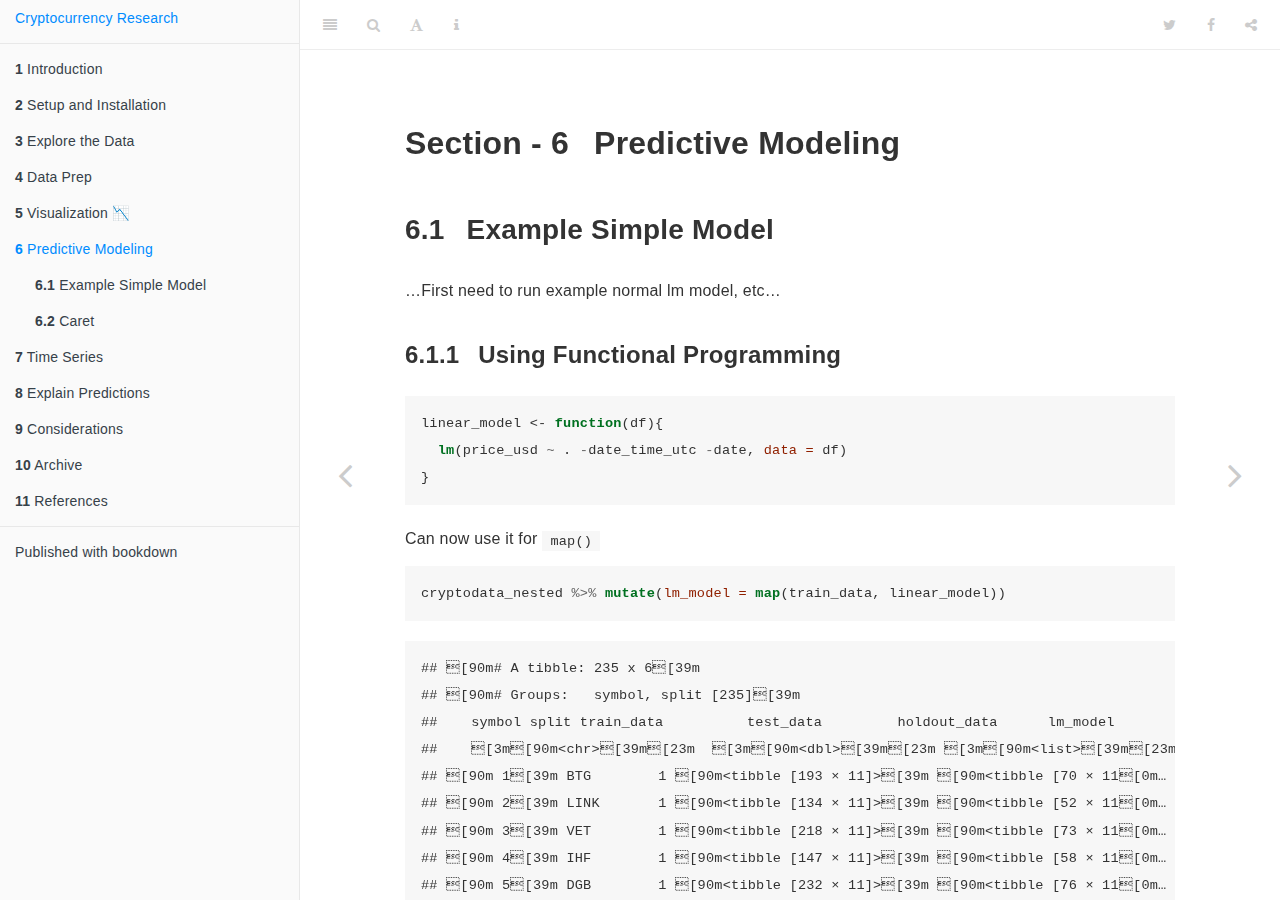
<file: _book/predictive-modeling.html>
<!DOCTYPE html>
<html lang="" xml:lang="">
<head>

  <meta charset="utf-8" />
  <meta http-equiv="X-UA-Compatible" content="IE=edge" />
  <title>Section - 6 Predictive Modeling | Cryptocurrency Research</title>
  <meta name="description" content="Section - 6 Predictive Modeling | Cryptocurrency Research" />
  <meta name="generator" content="bookdown 0.21 and GitBook 2.6.7" />

  <meta property="og:title" content="Section - 6 Predictive Modeling | Cryptocurrency Research" />
  <meta property="og:type" content="book" />
  
  
  
  

  <meta name="twitter:card" content="summary" />
  <meta name="twitter:title" content="Section - 6 Predictive Modeling | Cryptocurrency Research" />
  
  
  




  <meta name="viewport" content="width=device-width, initial-scale=1" />
  <meta name="apple-mobile-web-app-capable" content="yes" />
  <meta name="apple-mobile-web-app-status-bar-style" content="black" />
  
  
<link rel="prev" href="visualization.html"/>
<link rel="next" href="time-series.html"/>
<script src="libs/header-attrs-2.5/header-attrs.js"></script>
<script src="libs/jquery-2.2.3/jquery.min.js"></script>
<link href="libs/gitbook-2.6.7/css/style.css" rel="stylesheet" />
<link href="libs/gitbook-2.6.7/css/plugin-table.css" rel="stylesheet" />
<link href="libs/gitbook-2.6.7/css/plugin-bookdown.css" rel="stylesheet" />
<link href="libs/gitbook-2.6.7/css/plugin-highlight.css" rel="stylesheet" />
<link href="libs/gitbook-2.6.7/css/plugin-search.css" rel="stylesheet" />
<link href="libs/gitbook-2.6.7/css/plugin-fontsettings.css" rel="stylesheet" />
<link href="libs/gitbook-2.6.7/css/plugin-clipboard.css" rel="stylesheet" />









<link href="libs/anchor-sections-1.0/anchor-sections.css" rel="stylesheet" />
<script src="libs/anchor-sections-1.0/anchor-sections.js"></script>
<script src="libs/htmlwidgets-1.5.1/htmlwidgets.js"></script>
<link href="libs/datatables-css-0.0.0/datatables-crosstalk.css" rel="stylesheet" />
<script src="libs/datatables-binding-0.15/datatables.js"></script>
<link href="libs/dt-core-1.10.20/css/jquery.dataTables.min.css" rel="stylesheet" />
<link href="libs/dt-core-1.10.20/css/jquery.dataTables.extra.css" rel="stylesheet" />
<script src="libs/dt-core-1.10.20/js/jquery.dataTables.min.js"></script>
<link href="libs/crosstalk-1.1.0.1/css/crosstalk.css" rel="stylesheet" />
<script src="libs/crosstalk-1.1.0.1/js/crosstalk.min.js"></script>
<script src="libs/plotly-binding-4.9.2.1/plotly.js"></script>
<script src="libs/typedarray-0.1/typedarray.min.js"></script>
<link href="libs/plotly-htmlwidgets-css-1.52.2/plotly-htmlwidgets.css" rel="stylesheet" />
<script src="libs/plotly-main-1.52.2/plotly-latest.min.js"></script>


<style type="text/css">
pre > code.sourceCode { white-space: pre; position: relative; }
pre > code.sourceCode > span { display: inline-block; line-height: 1.25; }
pre > code.sourceCode > span:empty { height: 1.2em; }
code.sourceCode > span { color: inherit; text-decoration: inherit; }
pre.sourceCode { margin: 0; }
@media screen {
div.sourceCode { overflow: auto; }
}
@media print {
pre > code.sourceCode { white-space: pre-wrap; }
pre > code.sourceCode > span { text-indent: -5em; padding-left: 5em; }
}
pre.numberSource code
  { counter-reset: source-line 0; }
pre.numberSource code > span
  { position: relative; left: -4em; counter-increment: source-line; }
pre.numberSource code > span > a:first-child::before
  { content: counter(source-line);
    position: relative; left: -1em; text-align: right; vertical-align: baseline;
    border: none; display: inline-block;
    -webkit-touch-callout: none; -webkit-user-select: none;
    -khtml-user-select: none; -moz-user-select: none;
    -ms-user-select: none; user-select: none;
    padding: 0 4px; width: 4em;
    color: #aaaaaa;
  }
pre.numberSource { margin-left: 3em; border-left: 1px solid #aaaaaa;  padding-left: 4px; }
div.sourceCode
  {   }
@media screen {
pre > code.sourceCode > span > a:first-child::before { text-decoration: underline; }
}
code span.al { color: #ff0000; font-weight: bold; } /* Alert */
code span.an { color: #60a0b0; font-weight: bold; font-style: italic; } /* Annotation */
code span.at { color: #7d9029; } /* Attribute */
code span.bn { color: #40a070; } /* BaseN */
code span.bu { } /* BuiltIn */
code span.cf { color: #007020; font-weight: bold; } /* ControlFlow */
code span.ch { color: #4070a0; } /* Char */
code span.cn { color: #880000; } /* Constant */
code span.co { color: #60a0b0; font-style: italic; } /* Comment */
code span.cv { color: #60a0b0; font-weight: bold; font-style: italic; } /* CommentVar */
code span.do { color: #ba2121; font-style: italic; } /* Documentation */
code span.dt { color: #902000; } /* DataType */
code span.dv { color: #40a070; } /* DecVal */
code span.er { color: #ff0000; font-weight: bold; } /* Error */
code span.ex { } /* Extension */
code span.fl { color: #40a070; } /* Float */
code span.fu { color: #06287e; } /* Function */
code span.im { } /* Import */
code span.in { color: #60a0b0; font-weight: bold; font-style: italic; } /* Information */
code span.kw { color: #007020; font-weight: bold; } /* Keyword */
code span.op { color: #666666; } /* Operator */
code span.ot { color: #007020; } /* Other */
code span.pp { color: #bc7a00; } /* Preprocessor */
code span.sc { color: #4070a0; } /* SpecialChar */
code span.ss { color: #bb6688; } /* SpecialString */
code span.st { color: #4070a0; } /* String */
code span.va { color: #19177c; } /* Variable */
code span.vs { color: #4070a0; } /* VerbatimString */
code span.wa { color: #60a0b0; font-weight: bold; font-style: italic; } /* Warning */
</style>

<link rel="stylesheet" href="style.css" type="text/css" />
</head>

<body>



  <div class="book without-animation with-summary font-size-2 font-family-1" data-basepath=".">

    <div class="book-summary">
      <nav role="navigation">

<ul class="summary">
<li><a href="./">Cryptocurrency Research</a></li>

<li class="divider"></li>
<li class="chapter" data-level="1" data-path="index.html"><a href="index.html"><i class="fa fa-check"></i><b>1</b> Introduction</a>
<ul>
<li class="chapter" data-level="1.1" data-path="index.html"><a href="index.html#what-will-i-learn"><i class="fa fa-check"></i><b>1.1</b> What will I learn?</a></li>
<li class="chapter" data-level="1.2" data-path="index.html"><a href="index.html#before-getting-started"><i class="fa fa-check"></i><b>1.2</b> Before Getting Started</a>
<ul>
<li class="chapter" data-level="1.2.1" data-path="index.html"><a href="index.html#high-level-version"><i class="fa fa-check"></i><b>1.2.1</b> High-Level Version</a></li>
</ul></li>
<li class="chapter" data-level="1.3" data-path="index.html"><a href="index.html#format-notes"><i class="fa fa-check"></i><b>1.3</b> Format Notes</a></li>
<li class="chapter" data-level="1.4" data-path="index.html"><a href="index.html#plan-of-attack"><i class="fa fa-check"></i><b>1.4</b> Plan of Attack</a></li>
<li class="chapter" data-level="1.5" data-path="index.html"><a href="index.html#github-repository"><i class="fa fa-check"></i><b>1.5</b> GitHub Repository</a></li>
<li class="chapter" data-level="1.6" data-path="index.html"><a href="index.html#disclaimer"><i class="fa fa-check"></i><b>1.6</b> Disclaimer</a></li>
</ul></li>
<li class="chapter" data-level="2" data-path="setup.html"><a href="setup.html"><i class="fa fa-check"></i><b>2</b> Setup and Installation</a>
<ul>
<li class="chapter" data-level="2.1" data-path="setup.html"><a href="setup.html#option-1---run-in-the-cloud"><i class="fa fa-check"></i><b>2.1</b> Option 1 - Run in the Cloud</a></li>
<li class="chapter" data-level="2.2" data-path="setup.html"><a href="setup.html#option-2---run-locally"><i class="fa fa-check"></i><b>2.2</b> Option 2 - Run Locally</a>
<ul>
<li class="chapter" data-level="2.2.1" data-path="setup.html"><a href="setup.html#setup-r"><i class="fa fa-check"></i><b>2.2.1</b> Setup R</a></li>
<li class="chapter" data-level="2.2.2" data-path="setup.html"><a href="setup.html#installing-and-loading-packages"><i class="fa fa-check"></i><b>2.2.2</b> Installing and Loading Packages</a></li>
<li class="chapter" data-level="2.2.3" data-path="setup.html"><a href="setup.html#github-repository-1"><i class="fa fa-check"></i><b>2.2.3</b> GitHub Repository</a></li>
</ul></li>
</ul></li>
<li class="chapter" data-level="3" data-path="explore-data.html"><a href="explore-data.html"><i class="fa fa-check"></i><b>3</b> Explore the Data</a>
<ul>
<li class="chapter" data-level="3.1" data-path="explore-data.html"><a href="explore-data.html#pull-the-data"><i class="fa fa-check"></i><b>3.1</b> Pull the Data</a></li>
<li class="chapter" data-level="3.2" data-path="explore-data.html"><a href="explore-data.html#data-preview"><i class="fa fa-check"></i><b>3.2</b> Data Preview</a></li>
<li class="chapter" data-level="3.3" data-path="explore-data.html"><a href="explore-data.html#the-definition-of-a-price"><i class="fa fa-check"></i><b>3.3</b> The definition of a “price”</a>
<ul>
<li class="chapter" data-level="3.3.1" data-path="explore-data.html"><a href="explore-data.html#in-summary"><i class="fa fa-check"></i><b>3.3.1</b> In Summary</a></li>
</ul></li>
<li class="chapter" data-level="3.4" data-path="explore-data.html"><a href="explore-data.html#data-quality"><i class="fa fa-check"></i><b>3.4</b> Data Quality</a></li>
</ul></li>
<li class="chapter" data-level="4" data-path="data-prep.html"><a href="data-prep.html"><i class="fa fa-check"></i><b>4</b> Data Prep</a>
<ul>
<li class="chapter" data-level="4.1" data-path="data-prep.html"><a href="data-prep.html#remove-nulls"><i class="fa fa-check"></i><b>4.1</b> Remove Nulls</a></li>
<li class="chapter" data-level="4.2" data-path="data-prep.html"><a href="data-prep.html#calculate-price_usd-column"><i class="fa fa-check"></i><b>4.2</b> Calculate <code>price_usd</code> Column</a></li>
<li class="chapter" data-level="4.3" data-path="data-prep.html"><a href="data-prep.html#clean-data-by-group"><i class="fa fa-check"></i><b>4.3</b> Clean Data by Group</a>
<ul>
<li class="chapter" data-level="4.3.1" data-path="data-prep.html"><a href="data-prep.html#remove-symbols-without-enough-rows"><i class="fa fa-check"></i><b>4.3.1</b> Remove symbols without enough rows</a></li>
<li class="chapter" data-level="4.3.2" data-path="data-prep.html"><a href="data-prep.html#remove-symbols-without-data-from-the-last-3-days"><i class="fa fa-check"></i><b>4.3.2</b> Remove symbols without data from the last 3 days</a></li>
</ul></li>
<li class="chapter" data-level="4.4" data-path="data-prep.html"><a href="data-prep.html#calculate-target"><i class="fa fa-check"></i><b>4.4</b> Calculate Target</a>
<ul>
<li class="chapter" data-level="4.4.1" data-path="data-prep.html"><a href="data-prep.html#any-gaps"><i class="fa fa-check"></i><b>4.4.1</b> Any gaps?</a></li>
<li class="chapter" data-level="4.4.2" data-path="data-prep.html"><a href="data-prep.html#convert-to-tsibble"><i class="fa fa-check"></i><b>4.4.2</b> Convert to tsibble</a></li>
<li class="chapter" data-level="4.4.3" data-path="data-prep.html"><a href="data-prep.html#scan-gaps"><i class="fa fa-check"></i><b>4.4.3</b> Scan gaps</a></li>
<li class="chapter" data-level="4.4.4" data-path="data-prep.html"><a href="data-prep.html#fill-gaps"><i class="fa fa-check"></i><b>4.4.4</b> Fill gaps</a></li>
<li class="chapter" data-level="4.4.5" data-path="data-prep.html"><a href="data-prep.html#calculate-target-1"><i class="fa fa-check"></i><b>4.4.5</b> Calculate Target</a></li>
</ul></li>
<li class="chapter" data-level="4.5" data-path="data-prep.html"><a href="data-prep.html#cross-validation"><i class="fa fa-check"></i><b>4.5</b> Cross Validation</a></li>
<li class="chapter" data-level="4.6" data-path="data-prep.html"><a href="data-prep.html#fix-data-by-split"><i class="fa fa-check"></i><b>4.6</b> Fix Data by Split</a>
<ul>
<li class="chapter" data-level="4.6.1" data-path="data-prep.html"><a href="data-prep.html#zero-variance"><i class="fa fa-check"></i><b>4.6.1</b> Zero Variance</a></li>
</ul></li>
<li class="chapter" data-level="4.7" data-path="data-prep.html"><a href="data-prep.html#nest-data"><i class="fa fa-check"></i><b>4.7</b> Nest data</a></li>
<li class="chapter" data-level="4.8" data-path="data-prep.html"><a href="data-prep.html#functional-programming"><i class="fa fa-check"></i><b>4.8</b> Functional Programming</a></li>
</ul></li>
<li class="chapter" data-level="5" data-path="visualization.html"><a href="visualization.html"><i class="fa fa-check"></i><b>5</b> Visualization 📉</a>
<ul>
<li class="chapter" data-level="5.1" data-path="visualization.html"><a href="visualization.html#basics---ggplot2"><i class="fa fa-check"></i><b>5.1</b> Basics - ggplot2</a></li>
<li class="chapter" data-level="5.2" data-path="visualization.html"><a href="visualization.html#using-extensions"><i class="fa fa-check"></i><b>5.2</b> Using Extensions</a>
<ul>
<li class="chapter" data-level="5.2.1" data-path="visualization.html"><a href="visualization.html#ggthemes"><i class="fa fa-check"></i><b>5.2.1</b> ggthemes</a></li>
<li class="chapter" data-level="5.2.2" data-path="visualization.html"><a href="visualization.html#plotly"><i class="fa fa-check"></i><b>5.2.2</b> plotly</a></li>
<li class="chapter" data-level="5.2.3" data-path="visualization.html"><a href="visualization.html#ggpubr"><i class="fa fa-check"></i><b>5.2.3</b> ggpubr</a></li>
<li class="chapter" data-level="5.2.4" data-path="visualization.html"><a href="visualization.html#ggforce"><i class="fa fa-check"></i><b>5.2.4</b> ggforce</a></li>
<li class="chapter" data-level="5.2.5" data-path="visualization.html"><a href="visualization.html#gganimate"><i class="fa fa-check"></i><b>5.2.5</b> gganimate</a></li>
<li class="chapter" data-level="5.2.6" data-path="visualization.html"><a href="visualization.html#ggtimeseries"><i class="fa fa-check"></i><b>5.2.6</b> ggTimeSeries</a></li>
<li class="chapter" data-level="5.2.7" data-path="visualization.html"><a href="visualization.html#rayshader"><i class="fa fa-check"></i><b>5.2.7</b> Rayshader</a></li>
</ul></li>
</ul></li>
<li class="chapter" data-level="6" data-path="predictive-modeling.html"><a href="predictive-modeling.html"><i class="fa fa-check"></i><b>6</b> Predictive Modeling</a>
<ul>
<li class="chapter" data-level="6.1" data-path="predictive-modeling.html"><a href="predictive-modeling.html#example-simple-model"><i class="fa fa-check"></i><b>6.1</b> Example Simple Model</a>
<ul>
<li class="chapter" data-level="6.1.1" data-path="predictive-modeling.html"><a href="predictive-modeling.html#using-functional-programming"><i class="fa fa-check"></i><b>6.1.1</b> Using Functional Programming</a></li>
</ul></li>
<li class="chapter" data-level="6.2" data-path="predictive-modeling.html"><a href="predictive-modeling.html#caret"><i class="fa fa-check"></i><b>6.2</b> Caret</a>
<ul>
<li class="chapter" data-level="6.2.1" data-path="predictive-modeling.html"><a href="predictive-modeling.html#parallel-processing"><i class="fa fa-check"></i><b>6.2.1</b> Parallel Processing</a></li>
<li class="chapter" data-level="6.2.2" data-path="predictive-modeling.html"><a href="predictive-modeling.html#functional-programming---here-or-elsewhere"><i class="fa fa-check"></i><b>6.2.2</b> Functional Programming - here or elsewhere?</a></li>
</ul></li>
</ul></li>
<li class="chapter" data-level="7" data-path="time-series.html"><a href="time-series.html"><i class="fa fa-check"></i><b>7</b> Time Series</a></li>
<li class="chapter" data-level="8" data-path="explain-predictions.html"><a href="explain-predictions.html"><i class="fa fa-check"></i><b>8</b> Explain Predictions</a></li>
<li class="chapter" data-level="9" data-path="considerations.html"><a href="considerations.html"><i class="fa fa-check"></i><b>9</b> Considerations</a>
<ul>
<li class="chapter" data-level="9.1" data-path="considerations.html"><a href="considerations.html#session-information"><i class="fa fa-check"></i><b>9.1</b> Session Information</a></li>
</ul></li>
<li class="chapter" data-level="10" data-path="archive.html"><a href="archive.html"><i class="fa fa-check"></i><b>10</b> Archive</a>
<ul>
<li class="chapter" data-level="10.1" data-path="archive.html"><a href="archive.html#may-2020"><i class="fa fa-check"></i><b>10.1</b> May 2020</a></li>
</ul></li>
<li class="chapter" data-level="11" data-path="references.html"><a href="references.html"><i class="fa fa-check"></i><b>11</b> References</a>
<ul>
<li class="chapter" data-level="11.1" data-path="references.html"><a href="references.html#resources-used"><i class="fa fa-check"></i><b>11.1</b> Resources Used</a>
<ul>
<li class="chapter" data-level="11.1.1" data-path="references.html"><a href="references.html#visualization-section"><i class="fa fa-check"></i><b>11.1.1</b> Visualization Section</a></li>
<li class="chapter" data-level="11.1.2" data-path="references.html"><a href="references.html#time-series-section"><i class="fa fa-check"></i><b>11.1.2</b> Time Series Section</a></li>
</ul></li>
<li class="chapter" data-level="11.2" data-path="references.html"><a href="references.html#packages-used-and-cited"><i class="fa fa-check"></i><b>11.2</b> Packages used and cited</a></li>
</ul></li>
<li class="divider"></li>
<li><a href="https://github.com/rstudio/bookdown" target="blank">Published with bookdown</a></li>

</ul>

      </nav>
    </div>

    <div class="book-body">
      <div class="body-inner">
        <div class="book-header" role="navigation">
          <h1>
            <i class="fa fa-circle-o-notch fa-spin"></i><a href="./">Cryptocurrency Research</a>
          </h1>
        </div>

        <div class="page-wrapper" tabindex="-1" role="main">
          <div class="page-inner">

            <section class="normal" id="section-">
<div id="predictive-modeling" class="section level1" number="6">
<h1><span class="header-section-number">Section - 6</span> Predictive Modeling</h1>
<div id="example-simple-model" class="section level2" number="6.1">
<h2><span class="header-section-number">6.1</span> Example Simple Model</h2>
<p>…First need to run example normal lm model, etc…</p>
<div id="using-functional-programming" class="section level3" number="6.1.1">
<h3><span class="header-section-number">6.1.1</span> Using Functional Programming</h3>
<div class="sourceCode" id="cb77"><pre class="sourceCode r"><code class="sourceCode r"><span id="cb77-1"><a href="predictive-modeling.html#cb77-1" aria-hidden="true"></a>linear_model &lt;-<span class="st"> </span><span class="cf">function</span>(df){</span>
<span id="cb77-2"><a href="predictive-modeling.html#cb77-2" aria-hidden="true"></a>  <span class="kw">lm</span>(price_usd <span class="op">~</span><span class="st"> </span>. <span class="op">-</span>date_time_utc <span class="op">-</span>date, <span class="dt">data =</span> df)</span>
<span id="cb77-3"><a href="predictive-modeling.html#cb77-3" aria-hidden="true"></a>}</span></code></pre></div>
<p>Can now use it for <code>map()</code></p>
<div class="sourceCode" id="cb78"><pre class="sourceCode r"><code class="sourceCode r"><span id="cb78-1"><a href="predictive-modeling.html#cb78-1" aria-hidden="true"></a>cryptodata_nested <span class="op">%&gt;%</span><span class="st"> </span><span class="kw">mutate</span>(<span class="dt">lm_model =</span> <span class="kw">map</span>(train_data, linear_model))</span></code></pre></div>
<pre><code>## [90m# A tibble: 235 x 6[39m
## [90m# Groups:   symbol, split [235][39m
##    symbol split train_data          test_data         holdout_data      lm_model
##    [3m[90m&lt;chr&gt;[39m[23m  [3m[90m&lt;dbl&gt;[39m[23m [3m[90m&lt;list&gt;[39m[23m              [3m[90m&lt;list&gt;[39m[23m            [3m[90m&lt;list&gt;[39m[23m            [3m[90m&lt;list&gt;[39m[23m  
## [90m 1[39m BTG        1 [90m&lt;tibble [193 × 11]&gt;[39m [90m&lt;tibble [70 × 11[0m… [90m&lt;tibble [73 × 11[0m… [90m&lt;lm&gt;[39m    
## [90m 2[39m LINK       1 [90m&lt;tibble [134 × 11]&gt;[39m [90m&lt;tibble [52 × 11[0m… [90m&lt;tibble [52 × 11[0m… [90m&lt;lm&gt;[39m    
## [90m 3[39m VET        1 [90m&lt;tibble [218 × 11]&gt;[39m [90m&lt;tibble [73 × 11[0m… [90m&lt;tibble [76 × 11[0m… [90m&lt;lm&gt;[39m    
## [90m 4[39m IHF        1 [90m&lt;tibble [147 × 11]&gt;[39m [90m&lt;tibble [58 × 11[0m… [90m&lt;tibble [60 × 11[0m… [90m&lt;lm&gt;[39m    
## [90m 5[39m DGB        1 [90m&lt;tibble [232 × 11]&gt;[39m [90m&lt;tibble [76 × 11[0m… [90m&lt;tibble [77 × 11[0m… [90m&lt;lm&gt;[39m    
## [90m 6[39m RCN        1 [90m&lt;tibble [139 × 11]&gt;[39m [90m&lt;tibble [68 × 11[0m… [90m&lt;tibble [70 × 11[0m… [90m&lt;lm&gt;[39m    
## [90m 7[39m LTC        1 [90m&lt;tibble [225 × 11]&gt;[39m [90m&lt;tibble [76 × 11[0m… [90m&lt;tibble [76 × 11[0m… [90m&lt;lm&gt;[39m    
## [90m 8[39m NUT        1 [90m&lt;tibble [215 × 11]&gt;[39m [90m&lt;tibble [72 × 11[0m… [90m&lt;tibble [76 × 11[0m… [90m&lt;lm&gt;[39m    
## [90m 9[39m NEXO       1 [90m&lt;tibble [230 × 11]&gt;[39m [90m&lt;tibble [76 × 11[0m… [90m&lt;tibble [77 × 11[0m… [90m&lt;lm&gt;[39m    
## [90m10[39m XMR        1 [90m&lt;tibble [215 × 11]&gt;[39m [90m&lt;tibble [76 × 11[0m… [90m&lt;tibble [78 × 11[0m… [90m&lt;lm&gt;[39m    
## [90m# … with 225 more rows[39m</code></pre>
</div>
</div>
<div id="caret" class="section level2" number="6.2">
<h2><span class="header-section-number">6.2</span> Caret</h2>
<div id="parallel-processing" class="section level3" number="6.2.1">
<h3><span class="header-section-number">6.2.1</span> Parallel Processing</h3>
<p>[ADD HERE About R only using one CPU as deafault but can use more enabling parallel processing]</p>
<div class="sourceCode" id="cb80"><pre class="sourceCode r"><code class="sourceCode r"><span id="cb80-1"><a href="predictive-modeling.html#cb80-1" aria-hidden="true"></a><span class="kw">library</span>(doParallel)</span>
<span id="cb80-2"><a href="predictive-modeling.html#cb80-2" aria-hidden="true"></a>cl &lt;-<span class="st"> </span><span class="kw">makePSOCKcluster</span>(<span class="dv">12</span>)</span>
<span id="cb80-3"><a href="predictive-modeling.html#cb80-3" aria-hidden="true"></a><span class="kw">registerDoParallel</span>(cl)</span></code></pre></div>
</div>
<div id="functional-programming---here-or-elsewhere" class="section level3" number="6.2.2">
<h3><span class="header-section-number">6.2.2</span> Functional Programming - here or elsewhere?</h3>
<p>[ADD HERE]</p>
<p>Here use Caret + purrr to make models</p>
<div class="sourceCode" id="cb81"><pre class="sourceCode r"><code class="sourceCode r"><span id="cb81-1"><a href="predictive-modeling.html#cb81-1" aria-hidden="true"></a>linear_model_caret &lt;-<span class="st"> </span><span class="cf">function</span>(df){</span>
<span id="cb81-2"><a href="predictive-modeling.html#cb81-2" aria-hidden="true"></a></span>
<span id="cb81-3"><a href="predictive-modeling.html#cb81-3" aria-hidden="true"></a>  <span class="kw">train</span>(price_usd <span class="op">~</span><span class="st"> </span>. <span class="op">-</span>date_time_utc <span class="op">-</span>date, <span class="dt">data =</span> df,</span>
<span id="cb81-4"><a href="predictive-modeling.html#cb81-4" aria-hidden="true"></a>        <span class="dt">method =</span> <span class="st">&#39;lm&#39;</span>,</span>
<span id="cb81-5"><a href="predictive-modeling.html#cb81-5" aria-hidden="true"></a>        <span class="dt">trControl=</span><span class="kw">trainControl</span>(<span class="dt">method=</span><span class="st">&quot;none&quot;</span>))</span>
<span id="cb81-6"><a href="predictive-modeling.html#cb81-6" aria-hidden="true"></a></span>
<span id="cb81-7"><a href="predictive-modeling.html#cb81-7" aria-hidden="true"></a>}</span></code></pre></div>
<p>Can now use it for <code>map()</code></p>
<div class="sourceCode" id="cb82"><pre class="sourceCode r"><code class="sourceCode r"><span id="cb82-1"><a href="predictive-modeling.html#cb82-1" aria-hidden="true"></a>cryptodata_nested &lt;-<span class="st"> </span><span class="kw">mutate</span>(cryptodata_nested, </span>
<span id="cb82-2"><a href="predictive-modeling.html#cb82-2" aria-hidden="true"></a>                            <span class="dt">lm_model =</span> <span class="kw">map</span>(train_data, linear_model_caret))</span></code></pre></div>
<!-- ### Cross Validation -->
<!-- Within each split we created, we can set caret to perform an additional cross-validation step to allow it to do a minimal level of automated hyperparameter tuning as it creates the models (the more we do the longer it will take). -->
<!-- ```{r} -->
<!-- fitControl <- trainControl(## 3-fold CV -->
<!--                            method = "repeatedcv", -->
<!--                            number = 3, -->
<!--                            ## repeated three times -->
<!--                            repeats = 3) -->
<!-- ``` -->
<!-- <!-- [TODO - here need to explain "method" options like I did in the high-level version (use those images)] -->
<p>–&gt;</p>
<!-- Now create more generalized version -->
<!-- ```{r} -->
<!-- model_caret <- function(df, method_choice){ -->
<!--   train(price_usd ~ . -date_time_utc -date, data = df, -->
<!--         method = method_choice, -->
<!--         trControl=fitControl) -->
<!-- } -->
<!-- ``` -->
<!-- ### XGBoost models -->
<!-- Will now need to use map2() -->
<!-- ```{r} -->
<!-- cryptodata_nested <- mutate(cryptodata_nested,  -->
<!--                             xgb_model = map2(train_data, "xgbLinear",model_caret)) -->
<!-- ``` -->
<!-- Can also make a tree based XGBoost model: -->
<!-- ```{r} -->
<!-- cryptodata_nested <- mutate(cryptodata_nested,  -->
<!--                             xgbTree_model = map2(train_data, "xgbTree",model_caret)) -->
<!-- ``` -->
<!-- [TODO - Reference xgboost documentation. Can I embed it? <https://xgboost.readthedocs.io/en/latest/parameter.html>] -->
<!-- ### All Other Models -->
<!-- Can use the same function and methodology to keep adding models. Could also all be done in one step adding more arguments to `mutate()`, but broken up to be verbose and take it step by step. -->
<!-- #### Neural Network models -->
<!-- ```{r} -->
<!-- cryptodata_nested <- mutate(cryptodata_nested,  -->
<!--                             nnet_model = map2(train_data, "dnn", model_caret)) -->
<!-- ``` -->
<!-- #### Gradient Boosting Machines -->
<!-- <!-- ```{r} -->
<p>–&gt;</p>
<!-- <!-- cryptodata_nested <- mutate(cryptodata_nested, -->
<p>–&gt;</p>
<!-- <!--                             gbm = map2(train_data, "gbm", model_caret)) -->
<p>–&gt;</p>
<!-- <!-- ``` -->
<p>–&gt;</p>
<!-- [TODO - Here could also mention using preProcess function to do things like center and scale data ] -->
<!-- ## Make Predictions -->
<!-- [TODO] -->
<!-- ... first one example... -->
<!-- ```{r} -->
<!-- predict(object  = cryptodata_nested$lm_model[[1]], -->
<!--               newdata = cryptodata_nested$test_data[[1]], -->
<!--               na.action = na.pass) -->
<!-- ``` -->
<!-- ... now make function to use for map -->
<!-- ```{r} -->
<!-- make_predictions <- function(model, test){ -->
<!--   predict(object  = model, newdata = test, na.action = na.pass) -->
<!-- } -->
<!-- ``` -->
<!-- And use map2() to use it to make predictions and create new columns for both the test data and the holdout: -->
<!-- ```{r} -->
<!-- cryptodata_nested <- mutate(cryptodata_nested,  -->
<!--                             lm_test_predictions =  map2(lm_model, -->
<!--                                                    test_data, -->
<!--                                                    make_predictions), -->
<!--                             lm_holdout_predictions =  map2(lm_model, -->
<!--                                                       holdout_data, -->
<!--                                                       make_predictions)) -->
<!-- ``` -->
<!-- We can view the results: -->
<!-- ```{r} -->
<!-- select(cryptodata_nested, lm_test_predictions, lm_holdout_predictions) -->
<!-- ``` -->
<!-- Now we can do the same for the rest of the models: -->
<!-- ```{r} -->
<!-- cryptodata_nested <- mutate(cryptodata_nested,  -->
<!--                             # XGBoost: -->
<!--                             xgb_test_predictions =  map2(xgb_model, -->
<!--                                                     test_data, -->
<!--                                                     make_predictions), -->
<!--                             xgb_holdout_predictions =  map2(xgb_model, -->
<!--                                                        holdout_data, -->
<!--                                                        make_predictions), -->
<!--                             # XGBoost Trees: -->
<!--                             xgbTree_test_predictions =  map2(xgbTree_model, -->
<!--                                                         test_data, -->
<!--                                                         make_predictions), -->
<!--                             xgbTree_holdout_predictions =  map2(xgbTree_model, -->
<!--                                                            holdout_data, -->
<!--                                                            make_predictions), -->
<!--                             # Neural Network: -->
<!--                             nnet_test_predictions =  map2(nnet_model, -->
<!--                                                      test_data, -->
<!--                                                      make_predictions), -->
<!--                             nnet_holdout_predictions =  map2(nnet_model, -->
<!--                                                         holdout_data, -->
<!--                                                         make_predictions)) -->
<!-- ``` -->
<!-- Done with the parallel processing now: -->
<!-- ```{r stop_parallel_processing} -->
<!-- stopCluster(cl) -->
<!-- ``` -->
<!-- ## Traditional Timeseries -->
<!-- <!-- [TODO - HERE TALK ABOUT ARIMA AND ETS AND MAKE MODELS! KEEP SAME STRUCTURE AND WILL BE ABLE TO DO postResample()] -->
<p>–&gt;</p>

<!-- # Evaluate Model Performance{#evaluate-model-performance} -->
<!-- ## Summarizing models -->
<!-- [TODO - HERE add notes on using **postResample()** and explain that if you think about it all you need to evaluate a model is the predictions made (on data never seen by the model) ] -->
<!-- Example for one model: -->
<!-- ```{r caret_post_resample_example} -->
<!-- postResample(pred = cryptodata_nested$lm_test_predictions[[1]],  -->
<!--              obs = cryptodata_nested$test_data[[1]]$target_price_24h) -->
<!-- ``` -->
<!-- We can extract the first element to return the **RMSE** metric, and the second element for the **R Squared (R^2)** metric. We are using **`[[1]]`** to extract the first element of the [**lm_test_predictions**]{style="color: blue;"} and [**test_data**]{style="color: blue;"} and compare the predictions to the actual value of the [**target_price24h**]{style="color: blue;"} column. -->
<!-- ```{r} -->
<!-- print(paste('Now showing RMSE example:', postResample(pred = cryptodata_nested$lm_test_predictions[[1]],  -->
<!--                                                       obs = cryptodata_nested$test_data[[1]]$target_price_24h)[[1]])) -->
<!-- ``` -->
<!-- ```{r} -->
<!-- print(paste('Now showing R Squared example:', postResample(pred = cryptodata_nested$lm_test_predictions[[1]],  -->
<!--                                                            obs = cryptodata_nested$test_data[[1]]$target_price_24h)[[2]])) -->
<!-- ``` -->
<!-- This model used the earliest subset of the data available for the  cryptocurrency. How does the same model used to predict this older subset of the data perform when applied to the most recent subset of the data?  -->
<!-- We can answer this question by running the exact same code as above, but for the **holdout**: -->
<!-- ```{r} -->
<!-- print(paste('Now showing RMSE example-Holdout:', postResample(pred = cryptodata_nested$lm_holdout_predictions[[1]],  -->
<!--                                                               obs = cryptodata_nested$holdout_data[[1]]$target_price_24h)[[1]])) -->
<!-- ``` -->
<!-- ```{r} -->
<!-- print(paste('Now showing R Squared example-Holdout:', postResample(pred = cryptodata_nested$lm_holdout_predictions[[1]],  -->
<!--                                                                    obs = cryptodata_nested$holdout_data[[1]]$target_price_24h)[[2]])) -->
<!-- ``` -->
<!-- Reading this kind of code fetching specific objects from the data is difficult, so in order to calculate the metrics for all cryptocurrencies, we will once again use a **functional approach** as explained in a [previous section](#using-functional-programming). If we wrote a [*for loop*](https://r4ds.had.co.nz/iteration.html#for-loops) to iterate through all the options we would get the same results using an **object oriented approach**, this has to do with coding styles and preferences and generally speaking there are many ways of doing the same things in programming. -->
<!-- ### Adjust RMSE -->
<!-- [TODO - NEED TO MAKE SURE RMSE IS STANDARDIZED HERE!] -->
<!-- Because cryptocurrencies can vary dramatically in their prices with some trading in the tens of thousands of dollars and others trading for less than a cent, we need to make sure to standardize the RMSE columns to provide a fair comparison for the metric. -->
<!-- Therefore, before using the `postResample()` function, let's convert both the predictions and the target to be the % change in price over the 24 hour period, rather than the change in price ($). -->
<!-- #### Predictions Adjustment -->
<!-- First we will adjust the predictions to instead of being predictions for the price in dollars, will be % change relative to the previous price. -->
<!-- <!-- [TODO - NEED TO FIX THIS! NEED TO GRAB LAST PRICE FROM TRAIN DATA AND CALCULATE % CHANGE BETWEEN THAT AND FIRST OF TEST, AND THEN CALCULATE USING LAG OFFSET FOR REST OF TEST] -->
<p>–&gt;
<!-- ```{r} -->
<!-- calculate_percent_change_preds <- function(train, test_predictions){ --></p>
<!--   ((lag(tail(train,1)$price_usd, 1) - tail(train,1)$price_usd) / abs(tail(train,1)$price_usd))*100 -->
<!-- } -->
<!-- ``` -->
<!-- <!-- [TODO - Show formula? It's ((V2-V1)/abs(V1))*100] -->
<p>–&gt;</p>
<!-- Overwrite the old predictions with the predictions adjusted as a percentage now: -->
<!-- <!-- [TODO - FIX!] -->
<p>–&gt;
<!-- <!-- ```{r target_adjust_test} --> –&gt;
<!-- <!-- cryptodata_nested <- mutate(cryptodata_nested, --> –&gt;
<!-- <!--                             lm_test_predictions = map2(train_data, lm_test_predictions, calculate_percent_change_preds)) --> –&gt;
<!-- <!-- ``` --> –&gt;</p>
<!-- <!-- NEW: -->
<p>–&gt;</p>
<!-- First create a new column with the last price from the the train data: -->
<!-- ```{r} -->
<!-- # add here -->
<!-- ``` -->
<!-- Then use that to calculate the first % change, then can calculate the rest for test set by doing ((lag(price, 1) - price / abs(price))*100... KEEP GOING -->
<!-- Example for one model: -->
<!-- ```{r caret_post_resample_example} -->
<!-- postResample(pred = cryptodata_nested$lm_test_predictions[[1]], obs = cryptodata_nested$test_data[[1]]$target_price_24h) -->
<!-- ``` -->
<!-- We can extract the first element to return the **RMSE** metric, and the second element for the **R Squared (R^2)** metric: -->
<!-- ```{r} -->
<!-- print(paste('Now showing RMSE example:', postResample(pred = cryptodata_nested$lm_test_predictions[[1]], obs = cryptodata_nested$test_data[[1]]$target_price_24h)[[1]])) -->
<!-- ``` -->
<!-- ```{r} -->
<!-- print(paste('Now showing R Squared example:', postResample(pred = cryptodata_nested$lm_test_predictions[[1]], obs = cryptodata_nested$test_data[[1]]$target_price_24h)[[2]])) -->
<!-- ``` -->
<!-- ### Adjust RMSE -->
<!-- [TODO - NEED TO MAKE SURE RMSE IS STANDARDIZED HERE!] -->
<!-- Because cryptocurrencies can vary dramatically in their prices with some trading in the tens of thousands of dollars and others trading for less than a cent, we need to make sure to standardize the RMSE columns to provide a fair comparison for the metric.  -->
<!-- Therefore, before using the `postResample()` function, let's convert both the predictions and the target to be the % change in price over the 24 hour period, rather than the change in price ($). -->
<!-- #### Actual Results Adjustment -->
<!-- Now do the same thing to the target variable before we calculate the error metrics: -->
<!-- <!-- [TODO - FIX!] -->
<p>–&gt;
<!-- ```{r} -->
<!-- calculate_percent_change_actual <- function(train, test_predictions){ --></p>
<!--   ((lag(tail(train,1)$price_usd, 1) - tail(train,1)$price_usd) / abs(tail(train,1)$price_usd))*100 -->
<!-- } -->
<!-- ``` -->
<!-- Overwrite the old predictions with the predictions adjusted as a -->
<!-- <!-- ```{r target_adjust_preds} -->
<p>–&gt;
<!-- <!-- cryptodata_nested <- mutate(cryptodata_nested, --> –&gt;
<!-- <!--                             lm_test_predictions = map2(train_data, lm_test_predictions, calculate_percent_change_actual)) --> –&gt;
<!-- <!-- ``` --> –&gt;</p>
<!-- #### Predictions Adjustment -->
<!-- First we will adjust the predictions to instead of being predictions for the price in dollars, will be % change relative to the previous price. -->
<!-- <!-- [TODO - NEED TO FIX THIS! NEED TO GRAB LAST PRICE FROM TRAIN DATA AND CALCULATE % CHANGE BETWEEN THAT AND FIRST OF TEST, AND THEN CALCULATE USING LAG OFFSET FOR REST OF TEST] -->
<p>–&gt;
<!-- ```{r} -->
<!-- calculate_percent_change_preds <- function(train, test_predictions){ --></p>
<!--   ((lag(tail(train,1)$price_usd, 1) - tail(train,1)$price_usd) / abs(tail(train,1)$price_usd))*100 -->
<!-- } -->
<!-- ``` -->
<!-- <!-- [TODO - Show formula? It's ((V2-V1)/abs(V1))*100] -->
<p>–&gt;</p>
<!-- Overwrite the old predictions with the predictions adjusted as a percentage now: -->
<!-- ### Calculate RMSE -->
<!-- Now make a function to get the RMSE metric for all models: -->
<!-- ```{r evaluate_rmse_function} -->
<!-- evaluate_preds_rmse <- function(predictions, test_data){ -->
<!--   postResample(pred = predictions, obs = test_data$target_price_24h)[[1]] -->
<!-- } -->
<!-- ``` -->
<!-- Now we can use map2() to use it to get the RMSE metric for both the test data and the holdout: -->
<!-- ```{r add_rmse} -->
<!-- cryptodata_nested <- mutate(cryptodata_nested, -->
<!--                             lm_rmse_test =  unlist(map2(lm_test_predictions, test_data, evaluate_preds_rmse)), -->
<!--                             lm_rmse_holdout = unlist(map2(lm_holdout_predictions, holdout_data, evaluate_preds_rmse))) -->
<!-- ``` -->
<!-- <!-- [TODO - Add explanation for ifelse() to add rmse based on test or holdout] -->
<p>–&gt;</p>
<!-- Look at the results: -->
<!-- ```{r} -->
<!-- select(cryptodata_nested, lm_rmse) -->
<!-- ``` -->
<!-- ### Calculate R^2 -->
<!-- Now we can do the same for the R Squared metric: -->
<!-- ```{r evaluate_rsquared_function} -->
<!-- evaluate_preds_rsq <- function(predictions, test_data){ -->
<!--   postResample(pred = predictions, obs = test_data$target_price_24h)[[2]] -->
<!-- } -->
<!-- ``` -->
<!-- ```{r add_rsq} -->
<!-- cryptodata_nested <- mutate(cryptodata_nested, -->
<!--                             lm_rsq_test =  unlist(map2(lm_test_predictions, test_data, evaluate_preds_rsq)), -->
<!--                             lm_rsq_holdout = unlist(map2(lm_holdout_predictions, holdout_data, evaluate_preds_rsq))) -->
<!-- ``` -->
<!-- And now we can do the same for all the other models -->
<!-- <!-- [TODO - HERE SHOULD ACTUALLY CREATE ONE COLUMN FOR TEST AND ONE FOR TRAIN!] -->
<p>–&gt;</p>
<!-- ```{r add_metrics_rest} -->
<!-- cryptodata_nested <- mutate(cryptodata_nested, -->
<!--                             # XGBoost - RMSE - Test -->
<!--                             xgb_rmse_test = unlist(map2(xgb_test_predictions, test_data, evaluate_preds_rmse)), -->
<!--                             # And holdout: -->
<!--                             xgb_rmse_holdout = unlist(map2(xgb_holdout_predictions, holdout_data,evaluate_preds_rmse)), -->
<!--                             # XGBoost - R^2 - Test -->
<!--                             xgb_rsq_test = unlist(map2(xgb_test_predictions, test_data, evaluate_preds_rsq)), -->
<!--                             # And holdout: -->
<!--                             xgb_rsq_holdout = map2(xgb_holdout_predictions, holdout_data, evaluate_preds_rsq), -->
<!--                             # XGBoost Trees - RMSE - Test -->
<!--                             xgbTree_rmse_test = unlist(map2(xgbTree_test_predictions, test_data, evaluate_preds_rmse)), -->
<!--                             # And holdout: -->
<!--                             xgbTree_rmse_holdout = unlist(map2(xgbTree_holdout_predictions, holdout_data, evaluate_preds_rmse)), -->
<!--                             # XGBoost Trees - R^2 - Test -->
<!--                             xgbTree_rsq_test = unlist(map2(xgbTree_test_predictions, test_data, evaluate_preds_rsq)), -->
<!--                             # And holdout: -->
<!--                             xgbTree_rsq_holdout = unlist(map2(xgbTree_holdout_predictions, holdout_data, evaluate_preds_rsq)), -->
<!--                             # Neural Network - RMSE - Test -->
<!--                             nnet_rmse_test = unlist(map2(nnet_test_predictions, test_data, evaluate_preds_rmse)), -->
<!--                             # And holdout: -->
<!--                             nnet_rmse_holdout = unlist(map2(nnet_holdout_predictions, holdout_data, evaluate_preds_rmse)), -->
<!--                             # Neural Network - R^2 - Test -->
<!--                             nnet_rsq_test = unlist(map2(nnet_test_predictions, test_data, evaluate_preds_rsq)), -->
<!--                             # And holdout: -->
<!--                             nnet_rsq_holdout = unlist(map2(nnet_holdout_predictions, holdout_data, evaluate_preds_rsq))) -->
<!-- ``` -->
<!-- Now we have RMSE values for every model created for every cryptocurrency and split of the data: -->
<!-- ```{r} -->
<!-- rmse_scores <- select(cryptodata_nested, lm_rmse, xgb_rmse, xgbTree_rmse, nnet_rmse) -->
<!-- # Show RMSE scores -->
<!-- rmse_scores -->
<!-- ``` -->
<!-- <!-- [TODO - FIX!] -->
<p>–&gt;
<!-- <!-- ```{r target_adjust_test} --> –&gt;
<!-- <!-- cryptodata_nested <- mutate(cryptodata_nested, --> –&gt;
<!-- <!--                             lm_test_predictions = map2(train_data, lm_test_predictions, calculate_percent_change_preds)) --> –&gt;
<!-- <!-- ``` --> –&gt;</p>
<!-- <!-- NEW: -->
<p>–&gt;</p>
<!-- First create a new column with the last price from the the train data: -->
<!-- ```{r} -->
<!-- # add here -->
<!-- ``` -->
<!-- Then use that to calculate the first % change, then can calculate the rest for test set by doing ((lag(price, 1) - price / abs(price))*100... KEEP GOING -->
<!-- #### Actual Results Adjustment -->
<!-- Now do the same thing to the target variable before we calculate the error metrics: -->
<!-- <!-- [TODO - FIX!] -->
<p>–&gt;
<!-- ```{r} -->
<!-- calculate_percent_change_actual <- function(train, test_predictions){ --></p>
<!--   ((lag(tail(train,1)$price_usd, 1) - tail(train,1)$price_usd) / abs(tail(train,1)$price_usd))*100 -->
<!-- } -->
<!-- ``` -->
<!-- Overwrite the old predictions with the predictions adjusted as a  -->
<!-- <!-- ```{r target_adjust_preds} -->
<p>–&gt;
<!-- <!-- cryptodata_nested <- mutate(cryptodata_nested, --> –&gt;
<!-- <!--                             lm_test_predictions = map2(train_data, lm_test_predictions, calculate_percent_change_actual)) --> –&gt;
<!-- <!-- ``` --> –&gt;</p>
<!-- And the R Squared values: -->
<!-- ```{r} -->
<!-- rsq_scores <- select(cryptodata_nested, lm_rsq, xgb_rsq, xgbTree_rsq, nnet_rsq) -->
<!-- # Show R^2 scores -->
<!-- rsq_scores -->
<!-- ``` -->
<!-- ### New Section -->
<!-- <!-- [TODO - Title?] -->
<p>–&gt;</p>
<!-- Now for each model we will create a new column giving the average RMSE and R^2 for the 4 cross-validation split, and a separate column to give the score for the holdout. -->
<!-- ```{r} -->
<!-- rmse_scores <- mutate(cryptodata_nested, -->
<!--                       lm = mean(lm_rmse, na.rm = T), -->
<!--                       xgb = mean(xgb_rmse, na.rm = T), -->
<!--                       xgbTree = mean(xgbTree_rmse, na.rm = T), -->
<!--                       nnet = mean(nnet_rmse, na.rm = T)) -->
<!-- ``` -->
<!-- Now we can use the `gather()` function to summarize the columns as rows: -->
<!-- ```{r gather_rmse} -->
<!-- rmse_scores <- unique(gather(select(rmse_scores, lm:nnet), 'model', 'rmse', c(-symbol,-split))) -->
<!-- ``` -->
<!-- ### Calculate RMSE -->
<!-- Now make a function to get the RMSE metric for all models: -->
<!-- ```{r evaluate_rmse_function} -->
<!-- evaluate_preds_rmse <- function(predictions, test_data){ -->
<!--   postResample(pred = predictions, obs = test_data$target_price_24h)[[1]] -->
<!-- } -->
<!-- ``` -->
<!-- Now we can use map2() to use it to get the RMSE metric for both the test data and the holdout: -->
<!-- ```{r add_rmse} -->
<!-- cryptodata_nested <- mutate(cryptodata_nested, -->
<!--                             lm_rmse_test =  unlist(map2(lm_test_predictions, test_data, evaluate_preds_rmse)),  -->
<!--                             lm_rmse_holdout = unlist(map2(lm_holdout_predictions, holdout_data, evaluate_preds_rmse))) -->
<!-- ``` -->
<!-- <!-- [TODO - Add explanation for ifelse() to add rmse based on test or holdout] -->
<p>–&gt;</p>
<!-- Look at the results: -->
<!-- ```{r} -->
<!-- select(cryptodata_nested, lm_rmse) -->
<!-- ``` -->
<!-- ### Calculate R^2 -->
<!-- Now we can do the same for the R Squared metric: -->
<!-- ```{r evaluate_rsquared_function} -->
<!-- evaluate_preds_rsq <- function(predictions, test_data){ -->
<!--   postResample(pred = predictions, obs = test_data$target_price_24h)[[2]] -->
<!-- } -->
<!-- ``` -->
<!-- ```{r add_rsq} -->
<!-- cryptodata_nested <- mutate(cryptodata_nested, -->
<!--                             lm_rsq_test =  unlist(map2(lm_test_predictions, test_data, evaluate_preds_rsq)), -->
<!--                             lm_rsq_holdout = unlist(map2(lm_holdout_predictions, holdout_data, evaluate_preds_rsq))) -->
<!-- ``` -->
<!-- And now we can do the same for all the other models -->
<!-- <!-- [TODO - HERE SHOULD ACTUALLY CREATE ONE COLUMN FOR TEST AND ONE FOR TRAIN!] -->
<p>–&gt;</p>
<!-- ```{r add_metrics_rest} -->
<!-- cryptodata_nested <- mutate(cryptodata_nested, -->
<!--                             # XGBoost - RMSE - Test -->
<!--                             xgb_rmse_test = unlist(map2(xgb_test_predictions, test_data, evaluate_preds_rmse)), -->
<!--                             # And holdout: -->
<!--                             xgb_rmse_holdout = unlist(map2(xgb_holdout_predictions, holdout_data,evaluate_preds_rmse)), -->
<!--                             # XGBoost - R^2 - Test -->
<!--                             xgb_rsq_test = unlist(map2(xgb_test_predictions, test_data, evaluate_preds_rsq)),  -->
<!--                             # And holdout: -->
<!--                             xgb_rsq_holdout = map2(xgb_holdout_predictions, holdout_data, evaluate_preds_rsq), -->
<!--                             # XGBoost Trees - RMSE - Test   -->
<!--                             xgbTree_rmse_test = unlist(map2(xgbTree_test_predictions, test_data, evaluate_preds_rmse)), -->
<!--                             # And holdout: -->
<!--                             xgbTree_rmse_holdout = unlist(map2(xgbTree_holdout_predictions, holdout_data, evaluate_preds_rmse)), -->
<!--                             # XGBoost Trees - R^2 - Test -->
<!--                             xgbTree_rsq_test = unlist(map2(xgbTree_test_predictions, test_data, evaluate_preds_rsq)), -->
<!--                             # And holdout: -->
<!--                             xgbTree_rsq_holdout = unlist(map2(xgbTree_holdout_predictions, holdout_data, evaluate_preds_rsq)), -->
<!--                             # Neural Network - RMSE - Test -->
<!--                             nnet_rmse_test = unlist(map2(nnet_test_predictions, test_data, evaluate_preds_rmse)), -->
<!--                             # And holdout: -->
<!--                             nnet_rmse_holdout = unlist(map2(nnet_holdout_predictions, holdout_data, evaluate_preds_rmse)), -->
<!--                             # Neural Network - R^2 - Test -->
<!--                             nnet_rsq_test = unlist(map2(nnet_test_predictions, test_data, evaluate_preds_rsq)), -->
<!--                             # And holdout: -->
<!--                             nnet_rsq_holdout = unlist(map2(nnet_holdout_predictions, holdout_data, evaluate_preds_rsq))) -->
<!-- ``` -->
<!-- Now the same for the R^2 -->
<!-- ```{r} -->
<!-- rsq_scores <- mutate(cryptodata_nested, -->
<!--                       lm = mean(lm_rsq, na.rm = T), -->
<!--                       xgb = mean(xgb_rsq, na.rm = T), -->
<!--                       xgbTree = mean(xgbTree_rsq, na.rm = T), -->
<!--                       nnet = mean(nnet_rsq, na.rm = T)) -->
<!-- ``` -->
<!-- Now we can use the `gather()` function to summarize the columns as rows: -->
<!-- ```{r gather_rsq} -->
<!-- rsq_scores <- unique(gather(select(rsq_scores, lm:nnet), 'model', 'rsq', c(-symbol,-split))) -->
<!-- ``` -->
<!-- ## Visualize Results -->
<!-- ### RMSE Visualization -->
<!-- Now we can take the same tools we learned in the [Visualization section from earlier](#visualization) and visualize the results of the models. -->
<!-- And the R Squared values: -->
<!-- ```{r} -->
<!-- rsq_scores <- select(cryptodata_nested, lm_rsq, xgb_rsq, xgbTree_rsq, nnet_rsq) -->
<!-- # Show R^2 scores -->
<!-- rsq_scores -->
<!-- ``` -->
<!-- ### New Section -->
<!-- <!-- [TODO - Title?] -->
<p>–&gt;</p>
<!-- Now for each model we will create a new column giving the average RMSE and R^2 for the 4 cross-validation split, and a separate column to give the score for the holdout. -->
<!-- ```{r} -->
<!-- rmse_scores <- mutate(cryptodata_nested, -->
<!--                       lm = mean(lm_rmse, na.rm = T), -->
<!--                       xgb = mean(xgb_rmse, na.rm = T), -->
<!--                       xgbTree = mean(xgbTree_rmse, na.rm = T), -->
<!--                       nnet = mean(nnet_rmse, na.rm = T)) -->
<!-- ``` -->
<!-- Now we can use the `gather()` function to summarize the columns as rows: -->
<!-- ```{r gather_rmse} -->
<!-- rmse_scores <- unique(gather(select(rmse_scores, lm:nnet), 'model', 'rmse', c(-symbol,-split))) -->
<!-- ``` -->
<!-- Now the same for the R^2 -->
<!-- ```{r} -->
<!-- rsq_scores <- mutate(cryptodata_nested, -->
<!--                       lm = mean(lm_rsq, na.rm = T), -->
<!--                       xgb = mean(xgb_rsq, na.rm = T), -->
<!--                       xgbTree = mean(xgbTree_rsq, na.rm = T), -->
<!--                       nnet = mean(nnet_rsq, na.rm = T)) -->
<!-- ``` -->
<!-- Now we can use the `gather()` function to summarize the columns as rows: -->
<!-- ```{r gather_rsq} -->
<!-- rsq_scores <- unique(gather(select(rsq_scores, lm:nnet), 'model', 'rsq', c(-symbol,-split))) -->
<!-- ``` -->
<!-- ## Visualize Results -->
<!-- ### RMSE Visualization -->
<!-- Now we can take the same tools we learned in the [Visualization section from earlier](#visualization) and visualize the results of the models. -->
<!-- ```{r} -->
<!-- ggplot(rmse_scores, aes(x=split, y=rmse, color = model)) + -->
<!--   geom_boxplot() + -->
<!--   geom_point() + -->
<!--   facet_wrap(~split) -->
<!-- ``` -->
<!-- ### Both -->
<!-- #### Join Datasets -->
<!-- First join the two -->
<!-- ```{r} -->
<!-- plot_scores <- merge(rmse_scores, rsq_scores) -->
<!-- ``` -->
<!-- #### Plot Results -->
<!-- <!-- [TODO - ADJUST THESE SOME MORE] -->
<p>–&gt;</p>
<!-- ```{r} -->
<!-- ggplot(plot_scores, aes(x=rsq, y=rmse, color = model)) + -->
<!--   geom_point() + -->
<!--   geom_smooth() -->
<!-- ``` -->
<!-- ```{r} -->
<!-- ggplot(plot_scores, aes(x=rsq, y=rmse, color = model)) + -->
<!--   geom_boxplot() + -->
<!--   geom_point() + -->
<!--   facet_wrap(~split) -->
<!-- ``` -->
<!-- Now by the cryptocurrency -->
<!-- ```{r} -->
<!-- ggplot(plot_scores, aes(x=rsq, y=rmse, color = model)) + -->
<!--   geom_point() + -->
<!--   geom_smooth() + -->
<!--   facet_wrap(~symbol) -->
<!-- ``` -->
<!-- ### Both -->
<!-- #### Join Datasets -->
<!-- First join the two -->
<!-- ```{r} -->
<!-- plot_scores <- merge(rmse_scores, rsq_scores) -->
<!-- ``` -->
<!-- #### Plot Results -->
<!-- <!-- [TODO - ADJUST THESE SOME MORE] -->
<p>–&gt;</p>
<!-- ```{r} -->
<!-- ggplot(plot_scores, aes(x=rsq, y=rmse, color = model)) + -->
<!--   geom_point() + -->
<!--   geom_smooth() -->
<!-- ``` -->
<!-- ```{r} -->
<!-- ggplot(plot_scores, aes(x=rsq, y=rmse, color = model)) + -->
<!--   geom_boxplot() + -->
<!--   geom_point() + -->
<!--   facet_wrap(~split) -->
<!-- ``` -->
<!-- Now by the cryptocurrency -->
<!-- ```{r} -->
<!-- ggplot(plot_scores, aes(x=rsq, y=rmse, color = model)) + -->
<!--   geom_point() + -->
<!--   geom_smooth() + -->
<!--   facet_wrap(~symbol) -->
<!-- ``` -->
<!-- ### Results by the Cryptocurrency -->
<!-- <!-- [TODO - UNCOMMENT THE CODE BELOW TO UPLOAD DATA TO PINS] -->
<p>–&gt;</p>
<!-- <!-- ```{r upload_results_pin, include=F} -->
<p>–&gt;
<!-- <!-- source('pins_key.R') --> –&gt;
<!-- <!-- # register board --> –&gt;
<!-- <!-- board_register("github", repo = "predictcrypto/pins", token=Sys.getenv("pins_key")) --> –&gt;
<!-- <!-- # Add current date --> –&gt;
<!-- <!-- plot_scores$last_refreshed <- Sys.time() --> –&gt;
<!-- <!-- # pin data --> –&gt;
<!-- <!-- pin(plot_scores, board='github', name='crypto_tutorial_results_latest') --> –&gt;
<!-- <!-- ``` --> –&gt;</p>
<!-- <!-- TODO - INCLUDE SHINYAPP HERE: -->
<p>–&gt;
<!-- ```{r metrics_by_crypto_shinyapp} -->
<!-- knitr::include_app('https://predictcrypto.shinyapps.io/tutorial_latest_model_summary/', height = '600px') -->
<!-- ``` --></p>
<!-- ### Results by the Cryptocurrency -->
<!-- <!-- [TODO - UNCOMMENT THE CODE BELOW TO UPLOAD DATA TO PINS] -->
<p>–&gt;</p>
<!-- <!-- ```{r upload_results_pin, include=F} -->
<p>–&gt;
<!-- <!-- source('pins_key.R') --> –&gt;
<!-- <!-- # register board --> –&gt;
<!-- <!-- board_register("github", repo = "predictcrypto/pins", token=Sys.getenv("pins_key")) --> –&gt;
<!-- <!-- # Add current date --> –&gt;
<!-- <!-- plot_scores$last_refreshed <- Sys.time() --> –&gt;
<!-- <!-- # pin data --> –&gt;
<!-- <!-- pin(plot_scores, board='github', name='crypto_tutorial_results_latest') --> –&gt;
<!-- <!-- ``` --> –&gt;</p>
<!-- <!-- TODO - INCLUDE SHINYAPP HERE: -->
<p>–&gt;
<!-- ```{r metrics_by_crypto_shinyapp} -->
<!-- knitr::include_app('https://predictcrypto.shinyapps.io/tutorial_latest_model_summary/', height = '600px') -->
<!-- ``` --></p>
<!-- The app shown above also has a button to **Show Code**. If you were to copy and paste that code into an RStudio session on your computer into a file with the .Rmd file extension and you then *Knit* the file, the same exact app should show up on your computer, no logins or setup outside of the packages required for the code to run; RStudio should automatically prompt you to install packages that are not currently installed on your computer. -->
<!-- <!-- [TODO - MAKE THE TEXT ABOVE AN INFO NOTE (NOT WARNING, JUST AN i FOR INFO)] -->
<p>–&gt;</p>
<!-- <!-- [TODO - HERE ALSO REMEMBER TO LOG MLFLOW METRICS AND WRITE THE SAME INFO TO THE DB] -->
<p>–&gt;</p>

</div>
</div>
</div>
            </section>

          </div>
        </div>
      </div>
<a href="visualization.html" class="navigation navigation-prev " aria-label="Previous page"><i class="fa fa-angle-left"></i></a>
<a href="time-series.html" class="navigation navigation-next " aria-label="Next page"><i class="fa fa-angle-right"></i></a>
    </div>
  </div>
<script src="libs/gitbook-2.6.7/js/app.min.js"></script>
<script src="libs/gitbook-2.6.7/js/lunr.js"></script>
<script src="libs/gitbook-2.6.7/js/clipboard.min.js"></script>
<script src="libs/gitbook-2.6.7/js/plugin-search.js"></script>
<script src="libs/gitbook-2.6.7/js/plugin-sharing.js"></script>
<script src="libs/gitbook-2.6.7/js/plugin-fontsettings.js"></script>
<script src="libs/gitbook-2.6.7/js/plugin-bookdown.js"></script>
<script src="libs/gitbook-2.6.7/js/jquery.highlight.js"></script>
<script src="libs/gitbook-2.6.7/js/plugin-clipboard.js"></script>
<script>
gitbook.require(["gitbook"], function(gitbook) {
gitbook.start({
"sharing": {
"github": false,
"facebook": true,
"twitter": true,
"linkedin": false,
"weibo": false,
"instapaper": false,
"vk": false,
"all": ["facebook", "twitter", "linkedin", "weibo", "instapaper"]
},
"fontsettings": {
"theme": "white",
"family": "sans",
"size": 2
},
"edit": {
"link": null,
"text": null
},
"history": {
"link": null,
"text": null
},
"view": {
"link": null,
"text": null
},
"download": null,
"toc": {
"collapse": "section"
}
});
});
</script>

</body>

</html>
</file>
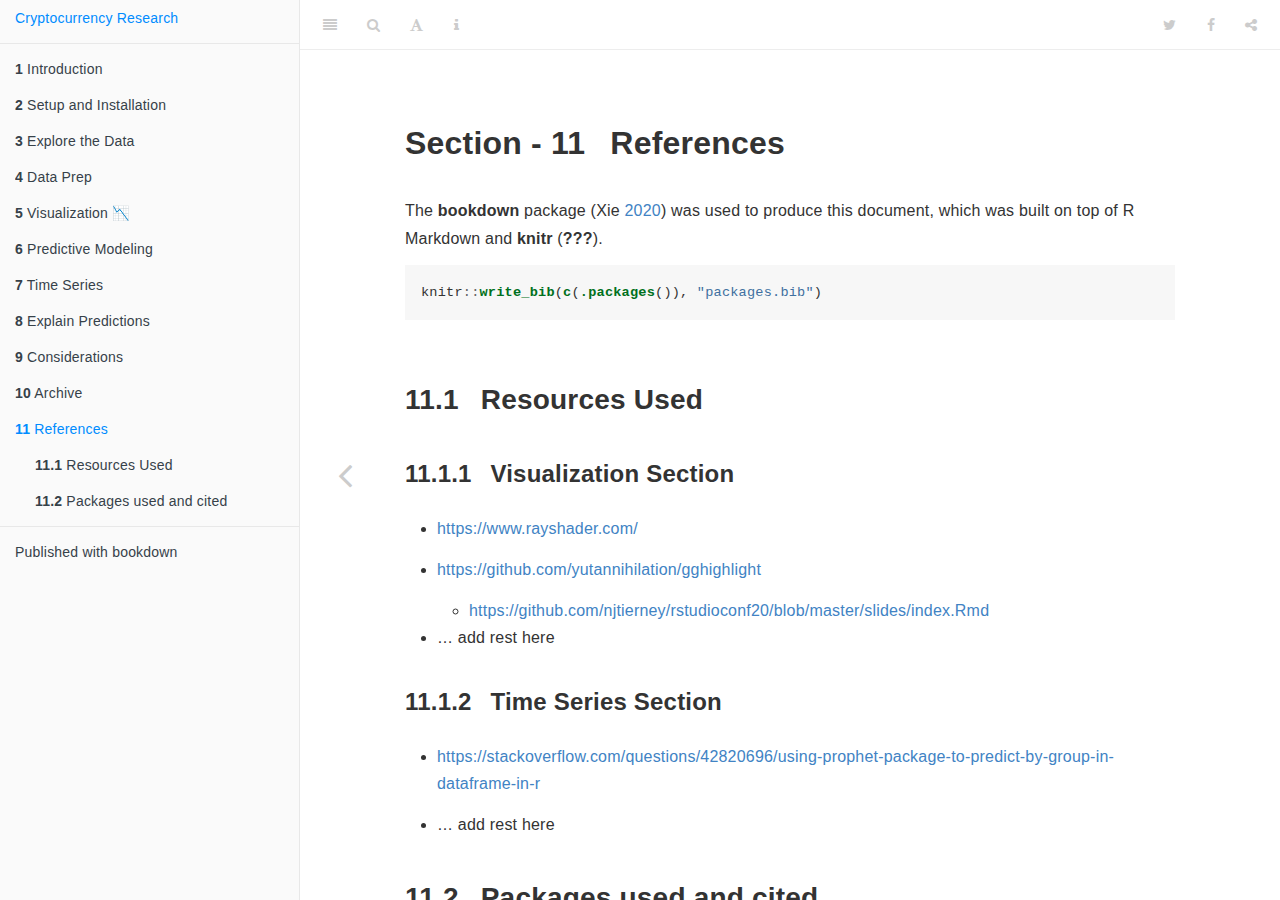
<file: _book/references.html>
<!DOCTYPE html>
<html lang="" xml:lang="">
<head>

  <meta charset="utf-8" />
  <meta http-equiv="X-UA-Compatible" content="IE=edge" />
  <title>Section - 11 References | Cryptocurrency Research</title>
  <meta name="description" content="Section - 11 References | Cryptocurrency Research" />
  <meta name="generator" content="bookdown 0.21 and GitBook 2.6.7" />

  <meta property="og:title" content="Section - 11 References | Cryptocurrency Research" />
  <meta property="og:type" content="book" />
  
  
  
  

  <meta name="twitter:card" content="summary" />
  <meta name="twitter:title" content="Section - 11 References | Cryptocurrency Research" />
  
  
  




  <meta name="viewport" content="width=device-width, initial-scale=1" />
  <meta name="apple-mobile-web-app-capable" content="yes" />
  <meta name="apple-mobile-web-app-status-bar-style" content="black" />
  
  
<link rel="prev" href="archive.html"/>

<script src="libs/header-attrs-2.5/header-attrs.js"></script>
<script src="libs/jquery-2.2.3/jquery.min.js"></script>
<link href="libs/gitbook-2.6.7/css/style.css" rel="stylesheet" />
<link href="libs/gitbook-2.6.7/css/plugin-table.css" rel="stylesheet" />
<link href="libs/gitbook-2.6.7/css/plugin-bookdown.css" rel="stylesheet" />
<link href="libs/gitbook-2.6.7/css/plugin-highlight.css" rel="stylesheet" />
<link href="libs/gitbook-2.6.7/css/plugin-search.css" rel="stylesheet" />
<link href="libs/gitbook-2.6.7/css/plugin-fontsettings.css" rel="stylesheet" />
<link href="libs/gitbook-2.6.7/css/plugin-clipboard.css" rel="stylesheet" />









<link href="libs/anchor-sections-1.0/anchor-sections.css" rel="stylesheet" />
<script src="libs/anchor-sections-1.0/anchor-sections.js"></script>
<script src="libs/htmlwidgets-1.5.1/htmlwidgets.js"></script>
<link href="libs/datatables-css-0.0.0/datatables-crosstalk.css" rel="stylesheet" />
<script src="libs/datatables-binding-0.15/datatables.js"></script>
<link href="libs/dt-core-1.10.20/css/jquery.dataTables.min.css" rel="stylesheet" />
<link href="libs/dt-core-1.10.20/css/jquery.dataTables.extra.css" rel="stylesheet" />
<script src="libs/dt-core-1.10.20/js/jquery.dataTables.min.js"></script>
<link href="libs/crosstalk-1.1.0.1/css/crosstalk.css" rel="stylesheet" />
<script src="libs/crosstalk-1.1.0.1/js/crosstalk.min.js"></script>
<script src="libs/plotly-binding-4.9.2.1/plotly.js"></script>
<script src="libs/typedarray-0.1/typedarray.min.js"></script>
<link href="libs/plotly-htmlwidgets-css-1.52.2/plotly-htmlwidgets.css" rel="stylesheet" />
<script src="libs/plotly-main-1.52.2/plotly-latest.min.js"></script>


<style type="text/css">
pre > code.sourceCode { white-space: pre; position: relative; }
pre > code.sourceCode > span { display: inline-block; line-height: 1.25; }
pre > code.sourceCode > span:empty { height: 1.2em; }
code.sourceCode > span { color: inherit; text-decoration: inherit; }
pre.sourceCode { margin: 0; }
@media screen {
div.sourceCode { overflow: auto; }
}
@media print {
pre > code.sourceCode { white-space: pre-wrap; }
pre > code.sourceCode > span { text-indent: -5em; padding-left: 5em; }
}
pre.numberSource code
  { counter-reset: source-line 0; }
pre.numberSource code > span
  { position: relative; left: -4em; counter-increment: source-line; }
pre.numberSource code > span > a:first-child::before
  { content: counter(source-line);
    position: relative; left: -1em; text-align: right; vertical-align: baseline;
    border: none; display: inline-block;
    -webkit-touch-callout: none; -webkit-user-select: none;
    -khtml-user-select: none; -moz-user-select: none;
    -ms-user-select: none; user-select: none;
    padding: 0 4px; width: 4em;
    color: #aaaaaa;
  }
pre.numberSource { margin-left: 3em; border-left: 1px solid #aaaaaa;  padding-left: 4px; }
div.sourceCode
  {   }
@media screen {
pre > code.sourceCode > span > a:first-child::before { text-decoration: underline; }
}
code span.al { color: #ff0000; font-weight: bold; } /* Alert */
code span.an { color: #60a0b0; font-weight: bold; font-style: italic; } /* Annotation */
code span.at { color: #7d9029; } /* Attribute */
code span.bn { color: #40a070; } /* BaseN */
code span.bu { } /* BuiltIn */
code span.cf { color: #007020; font-weight: bold; } /* ControlFlow */
code span.ch { color: #4070a0; } /* Char */
code span.cn { color: #880000; } /* Constant */
code span.co { color: #60a0b0; font-style: italic; } /* Comment */
code span.cv { color: #60a0b0; font-weight: bold; font-style: italic; } /* CommentVar */
code span.do { color: #ba2121; font-style: italic; } /* Documentation */
code span.dt { color: #902000; } /* DataType */
code span.dv { color: #40a070; } /* DecVal */
code span.er { color: #ff0000; font-weight: bold; } /* Error */
code span.ex { } /* Extension */
code span.fl { color: #40a070; } /* Float */
code span.fu { color: #06287e; } /* Function */
code span.im { } /* Import */
code span.in { color: #60a0b0; font-weight: bold; font-style: italic; } /* Information */
code span.kw { color: #007020; font-weight: bold; } /* Keyword */
code span.op { color: #666666; } /* Operator */
code span.ot { color: #007020; } /* Other */
code span.pp { color: #bc7a00; } /* Preprocessor */
code span.sc { color: #4070a0; } /* SpecialChar */
code span.ss { color: #bb6688; } /* SpecialString */
code span.st { color: #4070a0; } /* String */
code span.va { color: #19177c; } /* Variable */
code span.vs { color: #4070a0; } /* VerbatimString */
code span.wa { color: #60a0b0; font-weight: bold; font-style: italic; } /* Warning */
</style>

<link rel="stylesheet" href="style.css" type="text/css" />
</head>

<body>



  <div class="book without-animation with-summary font-size-2 font-family-1" data-basepath=".">

    <div class="book-summary">
      <nav role="navigation">

<ul class="summary">
<li><a href="./">Cryptocurrency Research</a></li>

<li class="divider"></li>
<li class="chapter" data-level="1" data-path="index.html"><a href="index.html"><i class="fa fa-check"></i><b>1</b> Introduction</a>
<ul>
<li class="chapter" data-level="1.1" data-path="index.html"><a href="index.html#what-will-i-learn"><i class="fa fa-check"></i><b>1.1</b> What will I learn?</a></li>
<li class="chapter" data-level="1.2" data-path="index.html"><a href="index.html#before-getting-started"><i class="fa fa-check"></i><b>1.2</b> Before Getting Started</a>
<ul>
<li class="chapter" data-level="1.2.1" data-path="index.html"><a href="index.html#high-level-version"><i class="fa fa-check"></i><b>1.2.1</b> High-Level Version</a></li>
</ul></li>
<li class="chapter" data-level="1.3" data-path="index.html"><a href="index.html#format-notes"><i class="fa fa-check"></i><b>1.3</b> Format Notes</a></li>
<li class="chapter" data-level="1.4" data-path="index.html"><a href="index.html#plan-of-attack"><i class="fa fa-check"></i><b>1.4</b> Plan of Attack</a></li>
<li class="chapter" data-level="1.5" data-path="index.html"><a href="index.html#github-repository"><i class="fa fa-check"></i><b>1.5</b> GitHub Repository</a></li>
<li class="chapter" data-level="1.6" data-path="index.html"><a href="index.html#disclaimer"><i class="fa fa-check"></i><b>1.6</b> Disclaimer</a></li>
</ul></li>
<li class="chapter" data-level="2" data-path="setup.html"><a href="setup.html"><i class="fa fa-check"></i><b>2</b> Setup and Installation</a>
<ul>
<li class="chapter" data-level="2.1" data-path="setup.html"><a href="setup.html#option-1---run-in-the-cloud"><i class="fa fa-check"></i><b>2.1</b> Option 1 - Run in the Cloud</a></li>
<li class="chapter" data-level="2.2" data-path="setup.html"><a href="setup.html#option-2---run-locally"><i class="fa fa-check"></i><b>2.2</b> Option 2 - Run Locally</a>
<ul>
<li class="chapter" data-level="2.2.1" data-path="setup.html"><a href="setup.html#setup-r"><i class="fa fa-check"></i><b>2.2.1</b> Setup R</a></li>
<li class="chapter" data-level="2.2.2" data-path="setup.html"><a href="setup.html#installing-and-loading-packages"><i class="fa fa-check"></i><b>2.2.2</b> Installing and Loading Packages</a></li>
<li class="chapter" data-level="2.2.3" data-path="setup.html"><a href="setup.html#github-repository-1"><i class="fa fa-check"></i><b>2.2.3</b> GitHub Repository</a></li>
</ul></li>
</ul></li>
<li class="chapter" data-level="3" data-path="explore-data.html"><a href="explore-data.html"><i class="fa fa-check"></i><b>3</b> Explore the Data</a>
<ul>
<li class="chapter" data-level="3.1" data-path="explore-data.html"><a href="explore-data.html#pull-the-data"><i class="fa fa-check"></i><b>3.1</b> Pull the Data</a></li>
<li class="chapter" data-level="3.2" data-path="explore-data.html"><a href="explore-data.html#data-preview"><i class="fa fa-check"></i><b>3.2</b> Data Preview</a></li>
<li class="chapter" data-level="3.3" data-path="explore-data.html"><a href="explore-data.html#the-definition-of-a-price"><i class="fa fa-check"></i><b>3.3</b> The definition of a “price”</a>
<ul>
<li class="chapter" data-level="3.3.1" data-path="explore-data.html"><a href="explore-data.html#in-summary"><i class="fa fa-check"></i><b>3.3.1</b> In Summary</a></li>
</ul></li>
<li class="chapter" data-level="3.4" data-path="explore-data.html"><a href="explore-data.html#data-quality"><i class="fa fa-check"></i><b>3.4</b> Data Quality</a></li>
</ul></li>
<li class="chapter" data-level="4" data-path="data-prep.html"><a href="data-prep.html"><i class="fa fa-check"></i><b>4</b> Data Prep</a>
<ul>
<li class="chapter" data-level="4.1" data-path="data-prep.html"><a href="data-prep.html#remove-nulls"><i class="fa fa-check"></i><b>4.1</b> Remove Nulls</a></li>
<li class="chapter" data-level="4.2" data-path="data-prep.html"><a href="data-prep.html#calculate-price_usd-column"><i class="fa fa-check"></i><b>4.2</b> Calculate <code>price_usd</code> Column</a></li>
<li class="chapter" data-level="4.3" data-path="data-prep.html"><a href="data-prep.html#clean-data-by-group"><i class="fa fa-check"></i><b>4.3</b> Clean Data by Group</a>
<ul>
<li class="chapter" data-level="4.3.1" data-path="data-prep.html"><a href="data-prep.html#remove-symbols-without-enough-rows"><i class="fa fa-check"></i><b>4.3.1</b> Remove symbols without enough rows</a></li>
<li class="chapter" data-level="4.3.2" data-path="data-prep.html"><a href="data-prep.html#remove-symbols-without-data-from-the-last-3-days"><i class="fa fa-check"></i><b>4.3.2</b> Remove symbols without data from the last 3 days</a></li>
</ul></li>
<li class="chapter" data-level="4.4" data-path="data-prep.html"><a href="data-prep.html#calculate-target"><i class="fa fa-check"></i><b>4.4</b> Calculate Target</a>
<ul>
<li class="chapter" data-level="4.4.1" data-path="data-prep.html"><a href="data-prep.html#any-gaps"><i class="fa fa-check"></i><b>4.4.1</b> Any gaps?</a></li>
<li class="chapter" data-level="4.4.2" data-path="data-prep.html"><a href="data-prep.html#convert-to-tsibble"><i class="fa fa-check"></i><b>4.4.2</b> Convert to tsibble</a></li>
<li class="chapter" data-level="4.4.3" data-path="data-prep.html"><a href="data-prep.html#scan-gaps"><i class="fa fa-check"></i><b>4.4.3</b> Scan gaps</a></li>
<li class="chapter" data-level="4.4.4" data-path="data-prep.html"><a href="data-prep.html#fill-gaps"><i class="fa fa-check"></i><b>4.4.4</b> Fill gaps</a></li>
<li class="chapter" data-level="4.4.5" data-path="data-prep.html"><a href="data-prep.html#calculate-target-1"><i class="fa fa-check"></i><b>4.4.5</b> Calculate Target</a></li>
</ul></li>
<li class="chapter" data-level="4.5" data-path="data-prep.html"><a href="data-prep.html#cross-validation"><i class="fa fa-check"></i><b>4.5</b> Cross Validation</a></li>
<li class="chapter" data-level="4.6" data-path="data-prep.html"><a href="data-prep.html#fix-data-by-split"><i class="fa fa-check"></i><b>4.6</b> Fix Data by Split</a>
<ul>
<li class="chapter" data-level="4.6.1" data-path="data-prep.html"><a href="data-prep.html#zero-variance"><i class="fa fa-check"></i><b>4.6.1</b> Zero Variance</a></li>
</ul></li>
<li class="chapter" data-level="4.7" data-path="data-prep.html"><a href="data-prep.html#nest-data"><i class="fa fa-check"></i><b>4.7</b> Nest data</a></li>
<li class="chapter" data-level="4.8" data-path="data-prep.html"><a href="data-prep.html#functional-programming"><i class="fa fa-check"></i><b>4.8</b> Functional Programming</a></li>
</ul></li>
<li class="chapter" data-level="5" data-path="visualization.html"><a href="visualization.html"><i class="fa fa-check"></i><b>5</b> Visualization 📉</a>
<ul>
<li class="chapter" data-level="5.1" data-path="visualization.html"><a href="visualization.html#basics---ggplot2"><i class="fa fa-check"></i><b>5.1</b> Basics - ggplot2</a></li>
<li class="chapter" data-level="5.2" data-path="visualization.html"><a href="visualization.html#using-extensions"><i class="fa fa-check"></i><b>5.2</b> Using Extensions</a>
<ul>
<li class="chapter" data-level="5.2.1" data-path="visualization.html"><a href="visualization.html#ggthemes"><i class="fa fa-check"></i><b>5.2.1</b> ggthemes</a></li>
<li class="chapter" data-level="5.2.2" data-path="visualization.html"><a href="visualization.html#plotly"><i class="fa fa-check"></i><b>5.2.2</b> plotly</a></li>
<li class="chapter" data-level="5.2.3" data-path="visualization.html"><a href="visualization.html#ggpubr"><i class="fa fa-check"></i><b>5.2.3</b> ggpubr</a></li>
<li class="chapter" data-level="5.2.4" data-path="visualization.html"><a href="visualization.html#ggforce"><i class="fa fa-check"></i><b>5.2.4</b> ggforce</a></li>
<li class="chapter" data-level="5.2.5" data-path="visualization.html"><a href="visualization.html#gganimate"><i class="fa fa-check"></i><b>5.2.5</b> gganimate</a></li>
<li class="chapter" data-level="5.2.6" data-path="visualization.html"><a href="visualization.html#ggtimeseries"><i class="fa fa-check"></i><b>5.2.6</b> ggTimeSeries</a></li>
<li class="chapter" data-level="5.2.7" data-path="visualization.html"><a href="visualization.html#rayshader"><i class="fa fa-check"></i><b>5.2.7</b> Rayshader</a></li>
</ul></li>
</ul></li>
<li class="chapter" data-level="6" data-path="predictive-modeling.html"><a href="predictive-modeling.html"><i class="fa fa-check"></i><b>6</b> Predictive Modeling</a>
<ul>
<li class="chapter" data-level="6.1" data-path="predictive-modeling.html"><a href="predictive-modeling.html#example-simple-model"><i class="fa fa-check"></i><b>6.1</b> Example Simple Model</a>
<ul>
<li class="chapter" data-level="6.1.1" data-path="predictive-modeling.html"><a href="predictive-modeling.html#using-functional-programming"><i class="fa fa-check"></i><b>6.1.1</b> Using Functional Programming</a></li>
</ul></li>
<li class="chapter" data-level="6.2" data-path="predictive-modeling.html"><a href="predictive-modeling.html#caret"><i class="fa fa-check"></i><b>6.2</b> Caret</a>
<ul>
<li class="chapter" data-level="6.2.1" data-path="predictive-modeling.html"><a href="predictive-modeling.html#parallel-processing"><i class="fa fa-check"></i><b>6.2.1</b> Parallel Processing</a></li>
<li class="chapter" data-level="6.2.2" data-path="predictive-modeling.html"><a href="predictive-modeling.html#functional-programming---here-or-elsewhere"><i class="fa fa-check"></i><b>6.2.2</b> Functional Programming - here or elsewhere?</a></li>
</ul></li>
</ul></li>
<li class="chapter" data-level="7" data-path="time-series.html"><a href="time-series.html"><i class="fa fa-check"></i><b>7</b> Time Series</a></li>
<li class="chapter" data-level="8" data-path="explain-predictions.html"><a href="explain-predictions.html"><i class="fa fa-check"></i><b>8</b> Explain Predictions</a></li>
<li class="chapter" data-level="9" data-path="considerations.html"><a href="considerations.html"><i class="fa fa-check"></i><b>9</b> Considerations</a>
<ul>
<li class="chapter" data-level="9.1" data-path="considerations.html"><a href="considerations.html#session-information"><i class="fa fa-check"></i><b>9.1</b> Session Information</a></li>
</ul></li>
<li class="chapter" data-level="10" data-path="archive.html"><a href="archive.html"><i class="fa fa-check"></i><b>10</b> Archive</a>
<ul>
<li class="chapter" data-level="10.1" data-path="archive.html"><a href="archive.html#may-2020"><i class="fa fa-check"></i><b>10.1</b> May 2020</a></li>
</ul></li>
<li class="chapter" data-level="11" data-path="references.html"><a href="references.html"><i class="fa fa-check"></i><b>11</b> References</a>
<ul>
<li class="chapter" data-level="11.1" data-path="references.html"><a href="references.html#resources-used"><i class="fa fa-check"></i><b>11.1</b> Resources Used</a>
<ul>
<li class="chapter" data-level="11.1.1" data-path="references.html"><a href="references.html#visualization-section"><i class="fa fa-check"></i><b>11.1.1</b> Visualization Section</a></li>
<li class="chapter" data-level="11.1.2" data-path="references.html"><a href="references.html#time-series-section"><i class="fa fa-check"></i><b>11.1.2</b> Time Series Section</a></li>
</ul></li>
<li class="chapter" data-level="11.2" data-path="references.html"><a href="references.html#packages-used-and-cited"><i class="fa fa-check"></i><b>11.2</b> Packages used and cited</a></li>
</ul></li>
<li class="divider"></li>
<li><a href="https://github.com/rstudio/bookdown" target="blank">Published with bookdown</a></li>

</ul>

      </nav>
    </div>

    <div class="book-body">
      <div class="body-inner">
        <div class="book-header" role="navigation">
          <h1>
            <i class="fa fa-circle-o-notch fa-spin"></i><a href="./">Cryptocurrency Research</a>
          </h1>
        </div>

        <div class="page-wrapper" tabindex="-1" role="main">
          <div class="page-inner">

            <section class="normal" id="section-">
<div id="references" class="section level1" number="11">
<h1><span class="header-section-number">Section - 11</span> References</h1>
<p>The <strong>bookdown</strong> package <span class="citation">(Xie <a href="#ref-R-bookdown" role="doc-biblioref">2020</a>)</span> was used to produce this document, which was built on top of R Markdown and <strong>knitr</strong> <span class="citation">(<span class="citeproc-not-found" data-reference-id="xie2015"><strong>???</strong></span>)</span>.</p>
<div class="sourceCode" id="cb87"><pre class="sourceCode r"><code class="sourceCode r"><span id="cb87-1"><a href="references.html#cb87-1" aria-hidden="true"></a>knitr<span class="op">::</span><span class="kw">write_bib</span>(<span class="kw">c</span>(<span class="kw">.packages</span>()), <span class="st">&quot;packages.bib&quot;</span>)</span></code></pre></div>
<div id="resources-used" class="section level2" number="11.1">
<h2><span class="header-section-number">11.1</span> Resources Used</h2>
<div id="visualization-section" class="section level3" number="11.1.1">
<h3><span class="header-section-number">11.1.1</span> Visualization Section</h3>
<ul>
<li><p><a href="https://www.rayshader.com/" class="uri">https://www.rayshader.com/</a></p></li>
<li><p><a href="https://github.com/yutannihilation/gghighlight" class="uri">https://github.com/yutannihilation/gghighlight</a></p>
<ul>
<li><a href="https://github.com/njtierney/rstudioconf20/blob/master/slides/index.Rmd" class="uri">https://github.com/njtierney/rstudioconf20/blob/master/slides/index.Rmd</a></li>
</ul></li>
<li><p>… add rest here</p></li>
</ul>
</div>
<div id="time-series-section" class="section level3" number="11.1.2">
<h3><span class="header-section-number">11.1.2</span> Time Series Section</h3>
<ul>
<li><p><a href="https://stackoverflow.com/questions/42820696/using-prophet-package-to-predict-by-group-in-dataframe-in-r" class="uri">https://stackoverflow.com/questions/42820696/using-prophet-package-to-predict-by-group-in-dataframe-in-r</a></p></li>
<li><p>… add rest here</p></li>
</ul>
</div>
</div>
<div id="packages-used-and-cited" class="section level2" number="11.2">
<h2><span class="header-section-number">11.2</span> Packages used and cited</h2>

<div id="refs" class="references hanging-indent">
<div>
<p>Arnold, Jeffrey B. 2019. <em>Ggthemes: Extra Themes, Scales and Geoms for Ggplot2</em>. <a href="http://github.com/jrnold/ggthemes">http://github.com/jrnold/ggthemes</a>.</p>
</div>
<div>
<p>Eddelbuettel, Dirk. 2020. <em>Anytime: Anything to Posixct or Date Converter</em>. <a href="http://dirk.eddelbuettel.com/code/anytime.html">http://dirk.eddelbuettel.com/code/anytime.html</a>.</p>
</div>
<div>
<p>Kassambara, Alboukadel. 2020. <em>Ggpubr: Ggplot2 Based Publication Ready Plots</em>. <a href="https://rpkgs.datanovia.com/ggpubr/">https://rpkgs.datanovia.com/ggpubr/</a>.</p>
</div>
<div>
<p>Kothari, Aditya. 2018. <em>GgTimeSeries: Time Series Visualisations Using the Grammar of Graphics</em>. <a href="https://github.com/Ather-Energy/ggTimeSeries">https://github.com/Ather-Energy/ggTimeSeries</a>.</p>
</div>
<div>
<p>Luraschi, Javier. 2020. <em>Pins: Pin, Discover and Share Resources</em>. <a href="https://github.com/rstudio/pins">https://github.com/rstudio/pins</a>.</p>
</div>
<div>
<p>Morgan-Wall, Tyler. 2020. <em>Rayshader: Create Maps and Visualize Data in 2D and 3D</em>. <a href="https://github.com/tylermorganwall/rayshader">https://github.com/tylermorganwall/rayshader</a>.</p>
</div>
<div>
<p>Pedersen, Thomas Lin. 2020. <em>Ggforce: Accelerating Ggplot2</em>. <a href="https://CRAN.R-project.org/package=ggforce">https://CRAN.R-project.org/package=ggforce</a>.</p>
</div>
<div>
<p>Pedersen, Thomas Lin, and David Robinson. 2020. <em>Gganimate: A Grammar of Animated Graphics</em>. <a href="https://CRAN.R-project.org/package=gganimate">https://CRAN.R-project.org/package=gganimate</a>.</p>
</div>
<div>
<p>Sievert, Carson, Chris Parmer, Toby Hocking, Scott Chamberlain, Karthik Ram, Marianne Corvellec, and Pedro Despouy. 2020. <em>Plotly: Create Interactive Web Graphics via Plotly.js</em>. <a href="https://CRAN.R-project.org/package=plotly">https://CRAN.R-project.org/package=plotly</a>.</p>
</div>
<div>
<p>Wang, Earo, Di Cook, Rob Hyndman, and Mitchell O’Hara-Wild. 2020. <em>Tsibble: Tidy Temporal Data Frames and Tools</em>. <a href="https://tsibble.tidyverts.org">https://tsibble.tidyverts.org</a>.</p>
</div>
<div>
<p>Wickham, Hadley, Romain François, Lionel Henry, and Kirill Müller. 2020. <em>Dplyr: A Grammar of Data Manipulation</em>. <a href="https://CRAN.R-project.org/package=dplyr">https://CRAN.R-project.org/package=dplyr</a>.</p>
</div>
<div>
<p>Xie, Yihui. 2020. <em>Bookdown: Authoring Books and Technical Documents with R Markdown</em>. <a href="https://github.com/rstudio/bookdown">https://github.com/rstudio/bookdown</a>.</p>
</div>
</div>
</div>
</div>
<h3>References</h3>
<div id="refs" class="references">
<div id="ref-R-bookdown">
<p>Xie, Yihui. 2020. <em>Bookdown: Authoring Books and Technical Documents with R Markdown</em>. <a href="https://github.com/rstudio/bookdown">https://github.com/rstudio/bookdown</a>.</p>
</div>
</div>
            </section>

          </div>
        </div>
      </div>
<a href="archive.html" class="navigation navigation-prev navigation-unique" aria-label="Previous page"><i class="fa fa-angle-left"></i></a>

    </div>
  </div>
<script src="libs/gitbook-2.6.7/js/app.min.js"></script>
<script src="libs/gitbook-2.6.7/js/lunr.js"></script>
<script src="libs/gitbook-2.6.7/js/clipboard.min.js"></script>
<script src="libs/gitbook-2.6.7/js/plugin-search.js"></script>
<script src="libs/gitbook-2.6.7/js/plugin-sharing.js"></script>
<script src="libs/gitbook-2.6.7/js/plugin-fontsettings.js"></script>
<script src="libs/gitbook-2.6.7/js/plugin-bookdown.js"></script>
<script src="libs/gitbook-2.6.7/js/jquery.highlight.js"></script>
<script src="libs/gitbook-2.6.7/js/plugin-clipboard.js"></script>
<script>
gitbook.require(["gitbook"], function(gitbook) {
gitbook.start({
"sharing": {
"github": false,
"facebook": true,
"twitter": true,
"linkedin": false,
"weibo": false,
"instapaper": false,
"vk": false,
"all": ["facebook", "twitter", "linkedin", "weibo", "instapaper"]
},
"fontsettings": {
"theme": "white",
"family": "sans",
"size": 2
},
"edit": {
"link": null,
"text": null
},
"history": {
"link": null,
"text": null
},
"view": {
"link": null,
"text": null
},
"download": null,
"toc": {
"collapse": "section"
}
});
});
</script>

</body>

</html>
</file>
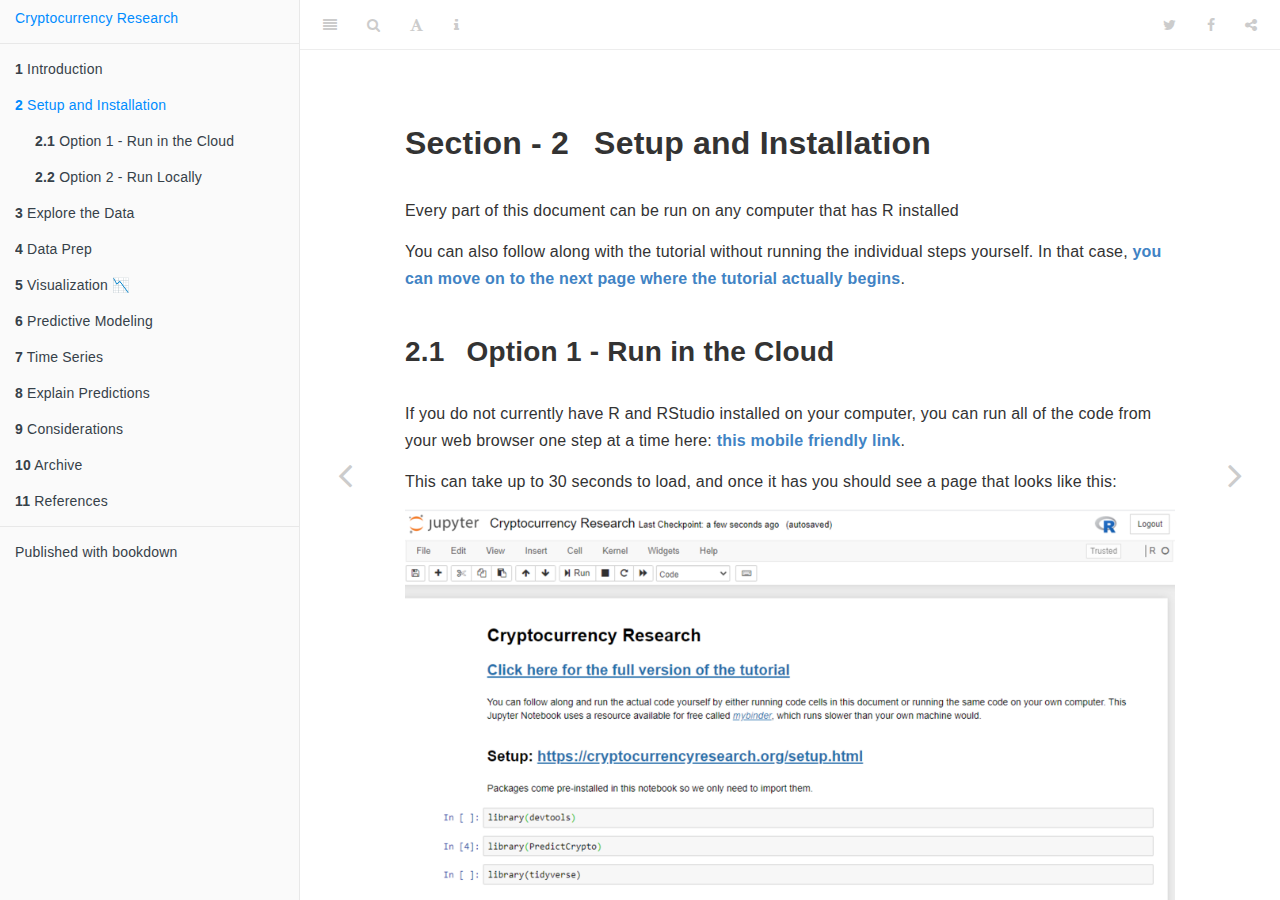
<file: _book/setup.html>
<!DOCTYPE html>
<html lang="" xml:lang="">
<head>

  <meta charset="utf-8" />
  <meta http-equiv="X-UA-Compatible" content="IE=edge" />
  <title>Section - 2 Setup and Installation | Cryptocurrency Research</title>
  <meta name="description" content="Section - 2 Setup and Installation | Cryptocurrency Research" />
  <meta name="generator" content="bookdown 0.21 and GitBook 2.6.7" />

  <meta property="og:title" content="Section - 2 Setup and Installation | Cryptocurrency Research" />
  <meta property="og:type" content="book" />
  
  
  
  

  <meta name="twitter:card" content="summary" />
  <meta name="twitter:title" content="Section - 2 Setup and Installation | Cryptocurrency Research" />
  
  
  




  <meta name="viewport" content="width=device-width, initial-scale=1" />
  <meta name="apple-mobile-web-app-capable" content="yes" />
  <meta name="apple-mobile-web-app-status-bar-style" content="black" />
  
  
<link rel="prev" href="index.html"/>
<link rel="next" href="explore-data.html"/>
<script src="libs/header-attrs-2.5/header-attrs.js"></script>
<script src="libs/jquery-2.2.3/jquery.min.js"></script>
<link href="libs/gitbook-2.6.7/css/style.css" rel="stylesheet" />
<link href="libs/gitbook-2.6.7/css/plugin-table.css" rel="stylesheet" />
<link href="libs/gitbook-2.6.7/css/plugin-bookdown.css" rel="stylesheet" />
<link href="libs/gitbook-2.6.7/css/plugin-highlight.css" rel="stylesheet" />
<link href="libs/gitbook-2.6.7/css/plugin-search.css" rel="stylesheet" />
<link href="libs/gitbook-2.6.7/css/plugin-fontsettings.css" rel="stylesheet" />
<link href="libs/gitbook-2.6.7/css/plugin-clipboard.css" rel="stylesheet" />









<link href="libs/anchor-sections-1.0/anchor-sections.css" rel="stylesheet" />
<script src="libs/anchor-sections-1.0/anchor-sections.js"></script>
<script src="libs/htmlwidgets-1.5.1/htmlwidgets.js"></script>
<link href="libs/datatables-css-0.0.0/datatables-crosstalk.css" rel="stylesheet" />
<script src="libs/datatables-binding-0.15/datatables.js"></script>
<link href="libs/dt-core-1.10.20/css/jquery.dataTables.min.css" rel="stylesheet" />
<link href="libs/dt-core-1.10.20/css/jquery.dataTables.extra.css" rel="stylesheet" />
<script src="libs/dt-core-1.10.20/js/jquery.dataTables.min.js"></script>
<link href="libs/crosstalk-1.1.0.1/css/crosstalk.css" rel="stylesheet" />
<script src="libs/crosstalk-1.1.0.1/js/crosstalk.min.js"></script>
<script src="libs/plotly-binding-4.9.2.1/plotly.js"></script>
<script src="libs/typedarray-0.1/typedarray.min.js"></script>
<link href="libs/plotly-htmlwidgets-css-1.52.2/plotly-htmlwidgets.css" rel="stylesheet" />
<script src="libs/plotly-main-1.52.2/plotly-latest.min.js"></script>


<style type="text/css">
pre > code.sourceCode { white-space: pre; position: relative; }
pre > code.sourceCode > span { display: inline-block; line-height: 1.25; }
pre > code.sourceCode > span:empty { height: 1.2em; }
code.sourceCode > span { color: inherit; text-decoration: inherit; }
pre.sourceCode { margin: 0; }
@media screen {
div.sourceCode { overflow: auto; }
}
@media print {
pre > code.sourceCode { white-space: pre-wrap; }
pre > code.sourceCode > span { text-indent: -5em; padding-left: 5em; }
}
pre.numberSource code
  { counter-reset: source-line 0; }
pre.numberSource code > span
  { position: relative; left: -4em; counter-increment: source-line; }
pre.numberSource code > span > a:first-child::before
  { content: counter(source-line);
    position: relative; left: -1em; text-align: right; vertical-align: baseline;
    border: none; display: inline-block;
    -webkit-touch-callout: none; -webkit-user-select: none;
    -khtml-user-select: none; -moz-user-select: none;
    -ms-user-select: none; user-select: none;
    padding: 0 4px; width: 4em;
    color: #aaaaaa;
  }
pre.numberSource { margin-left: 3em; border-left: 1px solid #aaaaaa;  padding-left: 4px; }
div.sourceCode
  {   }
@media screen {
pre > code.sourceCode > span > a:first-child::before { text-decoration: underline; }
}
code span.al { color: #ff0000; font-weight: bold; } /* Alert */
code span.an { color: #60a0b0; font-weight: bold; font-style: italic; } /* Annotation */
code span.at { color: #7d9029; } /* Attribute */
code span.bn { color: #40a070; } /* BaseN */
code span.bu { } /* BuiltIn */
code span.cf { color: #007020; font-weight: bold; } /* ControlFlow */
code span.ch { color: #4070a0; } /* Char */
code span.cn { color: #880000; } /* Constant */
code span.co { color: #60a0b0; font-style: italic; } /* Comment */
code span.cv { color: #60a0b0; font-weight: bold; font-style: italic; } /* CommentVar */
code span.do { color: #ba2121; font-style: italic; } /* Documentation */
code span.dt { color: #902000; } /* DataType */
code span.dv { color: #40a070; } /* DecVal */
code span.er { color: #ff0000; font-weight: bold; } /* Error */
code span.ex { } /* Extension */
code span.fl { color: #40a070; } /* Float */
code span.fu { color: #06287e; } /* Function */
code span.im { } /* Import */
code span.in { color: #60a0b0; font-weight: bold; font-style: italic; } /* Information */
code span.kw { color: #007020; font-weight: bold; } /* Keyword */
code span.op { color: #666666; } /* Operator */
code span.ot { color: #007020; } /* Other */
code span.pp { color: #bc7a00; } /* Preprocessor */
code span.sc { color: #4070a0; } /* SpecialChar */
code span.ss { color: #bb6688; } /* SpecialString */
code span.st { color: #4070a0; } /* String */
code span.va { color: #19177c; } /* Variable */
code span.vs { color: #4070a0; } /* VerbatimString */
code span.wa { color: #60a0b0; font-weight: bold; font-style: italic; } /* Warning */
</style>

<link rel="stylesheet" href="style.css" type="text/css" />
</head>

<body>



  <div class="book without-animation with-summary font-size-2 font-family-1" data-basepath=".">

    <div class="book-summary">
      <nav role="navigation">

<ul class="summary">
<li><a href="./">Cryptocurrency Research</a></li>

<li class="divider"></li>
<li class="chapter" data-level="1" data-path="index.html"><a href="index.html"><i class="fa fa-check"></i><b>1</b> Introduction</a>
<ul>
<li class="chapter" data-level="1.1" data-path="index.html"><a href="index.html#what-will-i-learn"><i class="fa fa-check"></i><b>1.1</b> What will I learn?</a></li>
<li class="chapter" data-level="1.2" data-path="index.html"><a href="index.html#before-getting-started"><i class="fa fa-check"></i><b>1.2</b> Before Getting Started</a>
<ul>
<li class="chapter" data-level="1.2.1" data-path="index.html"><a href="index.html#high-level-version"><i class="fa fa-check"></i><b>1.2.1</b> High-Level Version</a></li>
</ul></li>
<li class="chapter" data-level="1.3" data-path="index.html"><a href="index.html#format-notes"><i class="fa fa-check"></i><b>1.3</b> Format Notes</a></li>
<li class="chapter" data-level="1.4" data-path="index.html"><a href="index.html#plan-of-attack"><i class="fa fa-check"></i><b>1.4</b> Plan of Attack</a></li>
<li class="chapter" data-level="1.5" data-path="index.html"><a href="index.html#github-repository"><i class="fa fa-check"></i><b>1.5</b> GitHub Repository</a></li>
<li class="chapter" data-level="1.6" data-path="index.html"><a href="index.html#disclaimer"><i class="fa fa-check"></i><b>1.6</b> Disclaimer</a></li>
</ul></li>
<li class="chapter" data-level="2" data-path="setup.html"><a href="setup.html"><i class="fa fa-check"></i><b>2</b> Setup and Installation</a>
<ul>
<li class="chapter" data-level="2.1" data-path="setup.html"><a href="setup.html#option-1---run-in-the-cloud"><i class="fa fa-check"></i><b>2.1</b> Option 1 - Run in the Cloud</a></li>
<li class="chapter" data-level="2.2" data-path="setup.html"><a href="setup.html#option-2---run-locally"><i class="fa fa-check"></i><b>2.2</b> Option 2 - Run Locally</a>
<ul>
<li class="chapter" data-level="2.2.1" data-path="setup.html"><a href="setup.html#setup-r"><i class="fa fa-check"></i><b>2.2.1</b> Setup R</a></li>
<li class="chapter" data-level="2.2.2" data-path="setup.html"><a href="setup.html#installing-and-loading-packages"><i class="fa fa-check"></i><b>2.2.2</b> Installing and Loading Packages</a></li>
<li class="chapter" data-level="2.2.3" data-path="setup.html"><a href="setup.html#github-repository-1"><i class="fa fa-check"></i><b>2.2.3</b> GitHub Repository</a></li>
</ul></li>
</ul></li>
<li class="chapter" data-level="3" data-path="explore-data.html"><a href="explore-data.html"><i class="fa fa-check"></i><b>3</b> Explore the Data</a>
<ul>
<li class="chapter" data-level="3.1" data-path="explore-data.html"><a href="explore-data.html#pull-the-data"><i class="fa fa-check"></i><b>3.1</b> Pull the Data</a></li>
<li class="chapter" data-level="3.2" data-path="explore-data.html"><a href="explore-data.html#data-preview"><i class="fa fa-check"></i><b>3.2</b> Data Preview</a></li>
<li class="chapter" data-level="3.3" data-path="explore-data.html"><a href="explore-data.html#the-definition-of-a-price"><i class="fa fa-check"></i><b>3.3</b> The definition of a “price”</a>
<ul>
<li class="chapter" data-level="3.3.1" data-path="explore-data.html"><a href="explore-data.html#in-summary"><i class="fa fa-check"></i><b>3.3.1</b> In Summary</a></li>
</ul></li>
<li class="chapter" data-level="3.4" data-path="explore-data.html"><a href="explore-data.html#data-quality"><i class="fa fa-check"></i><b>3.4</b> Data Quality</a></li>
</ul></li>
<li class="chapter" data-level="4" data-path="data-prep.html"><a href="data-prep.html"><i class="fa fa-check"></i><b>4</b> Data Prep</a>
<ul>
<li class="chapter" data-level="4.1" data-path="data-prep.html"><a href="data-prep.html#remove-nulls"><i class="fa fa-check"></i><b>4.1</b> Remove Nulls</a></li>
<li class="chapter" data-level="4.2" data-path="data-prep.html"><a href="data-prep.html#calculate-price_usd-column"><i class="fa fa-check"></i><b>4.2</b> Calculate <code>price_usd</code> Column</a></li>
<li class="chapter" data-level="4.3" data-path="data-prep.html"><a href="data-prep.html#clean-data-by-group"><i class="fa fa-check"></i><b>4.3</b> Clean Data by Group</a>
<ul>
<li class="chapter" data-level="4.3.1" data-path="data-prep.html"><a href="data-prep.html#remove-symbols-without-enough-rows"><i class="fa fa-check"></i><b>4.3.1</b> Remove symbols without enough rows</a></li>
<li class="chapter" data-level="4.3.2" data-path="data-prep.html"><a href="data-prep.html#remove-symbols-without-data-from-the-last-3-days"><i class="fa fa-check"></i><b>4.3.2</b> Remove symbols without data from the last 3 days</a></li>
</ul></li>
<li class="chapter" data-level="4.4" data-path="data-prep.html"><a href="data-prep.html#calculate-target"><i class="fa fa-check"></i><b>4.4</b> Calculate Target</a>
<ul>
<li class="chapter" data-level="4.4.1" data-path="data-prep.html"><a href="data-prep.html#any-gaps"><i class="fa fa-check"></i><b>4.4.1</b> Any gaps?</a></li>
<li class="chapter" data-level="4.4.2" data-path="data-prep.html"><a href="data-prep.html#convert-to-tsibble"><i class="fa fa-check"></i><b>4.4.2</b> Convert to tsibble</a></li>
<li class="chapter" data-level="4.4.3" data-path="data-prep.html"><a href="data-prep.html#scan-gaps"><i class="fa fa-check"></i><b>4.4.3</b> Scan gaps</a></li>
<li class="chapter" data-level="4.4.4" data-path="data-prep.html"><a href="data-prep.html#fill-gaps"><i class="fa fa-check"></i><b>4.4.4</b> Fill gaps</a></li>
<li class="chapter" data-level="4.4.5" data-path="data-prep.html"><a href="data-prep.html#calculate-target-1"><i class="fa fa-check"></i><b>4.4.5</b> Calculate Target</a></li>
</ul></li>
<li class="chapter" data-level="4.5" data-path="data-prep.html"><a href="data-prep.html#cross-validation"><i class="fa fa-check"></i><b>4.5</b> Cross Validation</a></li>
<li class="chapter" data-level="4.6" data-path="data-prep.html"><a href="data-prep.html#fix-data-by-split"><i class="fa fa-check"></i><b>4.6</b> Fix Data by Split</a>
<ul>
<li class="chapter" data-level="4.6.1" data-path="data-prep.html"><a href="data-prep.html#zero-variance"><i class="fa fa-check"></i><b>4.6.1</b> Zero Variance</a></li>
</ul></li>
<li class="chapter" data-level="4.7" data-path="data-prep.html"><a href="data-prep.html#nest-data"><i class="fa fa-check"></i><b>4.7</b> Nest data</a></li>
<li class="chapter" data-level="4.8" data-path="data-prep.html"><a href="data-prep.html#functional-programming"><i class="fa fa-check"></i><b>4.8</b> Functional Programming</a></li>
</ul></li>
<li class="chapter" data-level="5" data-path="visualization.html"><a href="visualization.html"><i class="fa fa-check"></i><b>5</b> Visualization 📉</a>
<ul>
<li class="chapter" data-level="5.1" data-path="visualization.html"><a href="visualization.html#basics---ggplot2"><i class="fa fa-check"></i><b>5.1</b> Basics - ggplot2</a></li>
<li class="chapter" data-level="5.2" data-path="visualization.html"><a href="visualization.html#using-extensions"><i class="fa fa-check"></i><b>5.2</b> Using Extensions</a>
<ul>
<li class="chapter" data-level="5.2.1" data-path="visualization.html"><a href="visualization.html#ggthemes"><i class="fa fa-check"></i><b>5.2.1</b> ggthemes</a></li>
<li class="chapter" data-level="5.2.2" data-path="visualization.html"><a href="visualization.html#plotly"><i class="fa fa-check"></i><b>5.2.2</b> plotly</a></li>
<li class="chapter" data-level="5.2.3" data-path="visualization.html"><a href="visualization.html#ggpubr"><i class="fa fa-check"></i><b>5.2.3</b> ggpubr</a></li>
<li class="chapter" data-level="5.2.4" data-path="visualization.html"><a href="visualization.html#ggforce"><i class="fa fa-check"></i><b>5.2.4</b> ggforce</a></li>
<li class="chapter" data-level="5.2.5" data-path="visualization.html"><a href="visualization.html#gganimate"><i class="fa fa-check"></i><b>5.2.5</b> gganimate</a></li>
<li class="chapter" data-level="5.2.6" data-path="visualization.html"><a href="visualization.html#ggtimeseries"><i class="fa fa-check"></i><b>5.2.6</b> ggTimeSeries</a></li>
<li class="chapter" data-level="5.2.7" data-path="visualization.html"><a href="visualization.html#rayshader"><i class="fa fa-check"></i><b>5.2.7</b> Rayshader</a></li>
</ul></li>
</ul></li>
<li class="chapter" data-level="6" data-path="predictive-modeling.html"><a href="predictive-modeling.html"><i class="fa fa-check"></i><b>6</b> Predictive Modeling</a>
<ul>
<li class="chapter" data-level="6.1" data-path="predictive-modeling.html"><a href="predictive-modeling.html#example-simple-model"><i class="fa fa-check"></i><b>6.1</b> Example Simple Model</a>
<ul>
<li class="chapter" data-level="6.1.1" data-path="predictive-modeling.html"><a href="predictive-modeling.html#using-functional-programming"><i class="fa fa-check"></i><b>6.1.1</b> Using Functional Programming</a></li>
</ul></li>
<li class="chapter" data-level="6.2" data-path="predictive-modeling.html"><a href="predictive-modeling.html#caret"><i class="fa fa-check"></i><b>6.2</b> Caret</a>
<ul>
<li class="chapter" data-level="6.2.1" data-path="predictive-modeling.html"><a href="predictive-modeling.html#parallel-processing"><i class="fa fa-check"></i><b>6.2.1</b> Parallel Processing</a></li>
<li class="chapter" data-level="6.2.2" data-path="predictive-modeling.html"><a href="predictive-modeling.html#functional-programming---here-or-elsewhere"><i class="fa fa-check"></i><b>6.2.2</b> Functional Programming - here or elsewhere?</a></li>
</ul></li>
</ul></li>
<li class="chapter" data-level="7" data-path="time-series.html"><a href="time-series.html"><i class="fa fa-check"></i><b>7</b> Time Series</a></li>
<li class="chapter" data-level="8" data-path="explain-predictions.html"><a href="explain-predictions.html"><i class="fa fa-check"></i><b>8</b> Explain Predictions</a></li>
<li class="chapter" data-level="9" data-path="considerations.html"><a href="considerations.html"><i class="fa fa-check"></i><b>9</b> Considerations</a>
<ul>
<li class="chapter" data-level="9.1" data-path="considerations.html"><a href="considerations.html#session-information"><i class="fa fa-check"></i><b>9.1</b> Session Information</a></li>
</ul></li>
<li class="chapter" data-level="10" data-path="archive.html"><a href="archive.html"><i class="fa fa-check"></i><b>10</b> Archive</a>
<ul>
<li class="chapter" data-level="10.1" data-path="archive.html"><a href="archive.html#may-2020"><i class="fa fa-check"></i><b>10.1</b> May 2020</a></li>
</ul></li>
<li class="chapter" data-level="11" data-path="references.html"><a href="references.html"><i class="fa fa-check"></i><b>11</b> References</a>
<ul>
<li class="chapter" data-level="11.1" data-path="references.html"><a href="references.html#resources-used"><i class="fa fa-check"></i><b>11.1</b> Resources Used</a>
<ul>
<li class="chapter" data-level="11.1.1" data-path="references.html"><a href="references.html#visualization-section"><i class="fa fa-check"></i><b>11.1.1</b> Visualization Section</a></li>
<li class="chapter" data-level="11.1.2" data-path="references.html"><a href="references.html#time-series-section"><i class="fa fa-check"></i><b>11.1.2</b> Time Series Section</a></li>
</ul></li>
<li class="chapter" data-level="11.2" data-path="references.html"><a href="references.html#packages-used-and-cited"><i class="fa fa-check"></i><b>11.2</b> Packages used and cited</a></li>
</ul></li>
<li class="divider"></li>
<li><a href="https://github.com/rstudio/bookdown" target="blank">Published with bookdown</a></li>

</ul>

      </nav>
    </div>

    <div class="book-body">
      <div class="body-inner">
        <div class="book-header" role="navigation">
          <h1>
            <i class="fa fa-circle-o-notch fa-spin"></i><a href="./">Cryptocurrency Research</a>
          </h1>
        </div>

        <div class="page-wrapper" tabindex="-1" role="main">
          <div class="page-inner">

            <section class="normal" id="section-">
<div id="setup" class="section level1" number="2">
<h1><span class="header-section-number">Section - 2</span> Setup and Installation</h1>
<p>Every part of this document can be run on any computer that has R installed</p>
<p>You can also follow along with the tutorial without running the individual steps yourself. In that case, <a href="#overview"><strong>you can move on to the next page where the tutorial actually begins</strong></a>.</p>
<div id="option-1---run-in-the-cloud" class="section level2" number="2.1">
<h2><span class="header-section-number">2.1</span> Option 1 - Run in the Cloud</h2>
<p>If you do not currently have R and RStudio installed on your computer, you can run all of the code from your web browser one step at a time here: <a href="https://gesis.mybinder.org/binder/v2/gh/ries9112/Research-Paper-Example/0a23077a85848af214976c87d7d5d2472df700ee?filepath=Jupyter%2FCryptocurrency%20Research.ipynb" target="_blank"><strong>this mobile friendly link</strong></a>.</p>
<p>This can take up to 30 seconds to load, and once it has you should see a page that looks like this:</p>
<p><img src="images/jupyter_notebook.png" /></p>
<p><strong>From here, you can run the code one cell at a time:</strong></p>
<p><img src="images/jupyter_run_one_cell.png" /></p>
<p><em>You can also use <code>Shift</code> + <code>Enter</code> to run an individual code cell</em></p>
<p><strong>Or run all code cells at once:</strong></p>
<p><img src="images/jupyter_run_all_cells.png" /></p>
<p><strong>If you feel lost and are not familiar with Jupyter Notebooks, you can do a quick interactive walkthrough under <em>Help –&gt; User Interface Tour</em>:</strong></p>
<p><img src="images/user_interface_tour.png" /></p>
</div>
<div id="option-2---run-locally" class="section level2" number="2.2">
<h2><span class="header-section-number">2.2</span> Option 2 - Run Locally</h2>
<p>If you want to follow along from your own computer directly (recommended option), please follow the installation instructions below. Afterwards, you will be able to run the code. You only need to follow these instructions <strong>once</strong>. If you have followed these steps once already, <a href="#overview"><strong>skip ahead to the next section</strong></a>.</p>
<div id="setup-r" class="section level3" number="2.2.1">
<h3><span class="header-section-number">2.2.1</span> Setup R</h3>
<p>If you do not already have <strong>R</strong> and <strong>R Studio</strong> installed on your computer, you will need to:</p>
<ol style="list-style-type: decimal">
<li><a href="https://cran.revolutionanalytics.com/"><strong>Install R</strong></a>.</li>
</ol>
<p><img src="images/r_install.png" /></p>
<ol start="2" style="list-style-type: decimal">
<li><a href="https://rstudio.com/products/rstudio/download/"><strong>Install RStudio</strong></a>. This step is optional, but it is <strong>very recommended</strong> that you use an integrated development environment <a href="https://en.wikipedia.org/wiki/Integrated_development_environment">(IDE)</a> like RStudio as you follow along, rather than just using the R console as it was installed in step 1 above.</li>
</ol>
<p><img src="images/rstudio_install.png" /></p>
<ol start="3" style="list-style-type: decimal">
<li>Once RStudio is installed, run the application on your computer and you are ready to run the code as it is shown below and in the rest of this document!</li>
</ol>
<p>You can run your code directly through the <strong>Console</strong> (what you are prompted to write code into when RStudio boots up), or create a new document to save your code as you go along: <img src="images/rstudio_new_file.PNG" /></p>
<p>You will then be able to save your document with the .R extension on your computer and re-run your code line by line.</p>
</div>
<div id="installing-and-loading-packages" class="section level3" number="2.2.2">
<h3><span class="header-section-number">2.2.2</span> Installing and Loading Packages</h3>
<p>[ADD HERE] describe how to install packages, what they are, etc… like high-level version.</p>
<div class="sourceCode" id="cb1"><pre class="sourceCode r"><code class="sourceCode r"><span id="cb1-1"><a href="setup.html#cb1-1" aria-hidden="true"></a><span class="kw">install.packages</span>(<span class="st">&#39;pacman&#39;</span>)</span></code></pre></div>
<p>Load pacman:</p>
<div class="sourceCode" id="cb2"><pre class="sourceCode r"><code class="sourceCode r"><span id="cb2-1"><a href="setup.html#cb2-1" aria-hidden="true"></a><span class="kw">library</span>(pacman)</span></code></pre></div>
<p>Install other packages:</p>
<div class="sourceCode" id="cb3"><pre class="sourceCode r"><code class="sourceCode r"><span id="cb3-1"><a href="setup.html#cb3-1" aria-hidden="true"></a><span class="kw">p_load</span>(<span class="st">&#39;pins&#39;</span>,<span class="st">&#39;tidyverse&#39;</span>,<span class="st">&#39;skimr&#39;</span>,<span class="st">&#39;tsibble&#39;</span>,<span class="st">&#39;doParallel&#39;</span>,<span class="st">&#39;DT&#39;</span>, <span class="st">&#39;caret&#39;</span>,<span class="st">&#39;anytime&#39;</span>, <span class="co"># Data Exploration + Data Prep</span></span>
<span id="cb3-2"><a href="setup.html#cb3-2" aria-hidden="true"></a>       <span class="st">&#39;ggTimeSeries&#39;</span>,<span class="st">&#39;gifski&#39;</span>,<span class="st">&#39;av&#39;</span>, <span class="st">&#39;magick&#39;</span>, <span class="st">&#39;ggthemes&#39;</span>, <span class="st">&#39;plotly&#39;</span>, <span class="st">&#39;ggpubr&#39;</span>, <span class="co"># VIsualization</span></span>
<span id="cb3-3"><a href="setup.html#cb3-3" aria-hidden="true"></a>       <span class="st">&#39;ggforce&#39;</span>,<span class="st">&#39;gganimate&#39;</span>, <span class="st">&#39;transformr&#39;</span>, <span class="co"># Visualization continued</span></span>
<span id="cb3-4"><a href="setup.html#cb3-4" aria-hidden="true"></a>       <span class="st">&#39;xgboost&#39;</span>,<span class="st">&#39;gbm&#39;</span>,<span class="st">&#39;deepnet&#39;</span>) <span class="co"># Predictive Modeling</span></span></code></pre></div>
<p>Nice work! Now you have everything you need to <a href="#overview">follow along with this example</a>.</p>
</div>
<div id="github-repository-1" class="section level3" number="2.2.3">
<h3><span class="header-section-number">2.2.3</span> GitHub Repository</h3>
<p>Because this document is produced through a free <strong>C</strong>ontinuous <strong>I</strong>ntegration (CI) tool called <strong>GitHub Actions</strong>, it is also really easy for anyone to use the same code on their own computer to produce this document using the latest available data (or even automate their own process).</p>
<p>If you wanted to render this document in its entirety yourself, here is how you would do it using the application RStudio:</p>
<ol style="list-style-type: decimal">
<li><p>Create a copy of the GitHub project on your own computer by clicking on the button in the top right of the user interface to create a <strong>New Project</strong>: <!-- [TODO - ADD SCREENSHOT] --></p></li>
<li><p>Run the code <strong><code>install.packages('bookdown')</code></strong> to install the <span style="color: orange;"><strong>Bookdown</strong></span> package.</p></li>
<li><p>Now you can run this document you are currently seeing on your own computer by running the command <strong><code>bookdown::render_book('index.Rmd')</code></strong>, which should take about one hour to execute. Once it is finished, the results will update in the **_book** folder, and you can view the document by clicking on any .html file contained within that folder.</p>
<ul>
<li><p>You can find more information around using and editing the <strong>bookdown</strong> format here: <a href="https://bookdown.org/yihui/bookdown/introduction.html" class="uri">https://bookdown.org/yihui/bookdown/introduction.html</a></p></li>
<li><p>Feel free to open an <strong>issue</strong> on the GitHub Repository if you are running into any problems: <a href="https://github.com/ries9112/cryptocurrencyresearch-org/issues" class="uri">https://github.com/ries9112/cryptocurrencyresearch-org/issues</a></p></li>
</ul></li>
</ol>

</div>
</div>
</div>
            </section>

          </div>
        </div>
      </div>
<a href="index.html" class="navigation navigation-prev " aria-label="Previous page"><i class="fa fa-angle-left"></i></a>
<a href="explore-data.html" class="navigation navigation-next " aria-label="Next page"><i class="fa fa-angle-right"></i></a>
    </div>
  </div>
<script src="libs/gitbook-2.6.7/js/app.min.js"></script>
<script src="libs/gitbook-2.6.7/js/lunr.js"></script>
<script src="libs/gitbook-2.6.7/js/clipboard.min.js"></script>
<script src="libs/gitbook-2.6.7/js/plugin-search.js"></script>
<script src="libs/gitbook-2.6.7/js/plugin-sharing.js"></script>
<script src="libs/gitbook-2.6.7/js/plugin-fontsettings.js"></script>
<script src="libs/gitbook-2.6.7/js/plugin-bookdown.js"></script>
<script src="libs/gitbook-2.6.7/js/jquery.highlight.js"></script>
<script src="libs/gitbook-2.6.7/js/plugin-clipboard.js"></script>
<script>
gitbook.require(["gitbook"], function(gitbook) {
gitbook.start({
"sharing": {
"github": false,
"facebook": true,
"twitter": true,
"linkedin": false,
"weibo": false,
"instapaper": false,
"vk": false,
"all": ["facebook", "twitter", "linkedin", "weibo", "instapaper"]
},
"fontsettings": {
"theme": "white",
"family": "sans",
"size": 2
},
"edit": {
"link": null,
"text": null
},
"history": {
"link": null,
"text": null
},
"view": {
"link": null,
"text": null
},
"download": null,
"toc": {
"collapse": "section"
}
});
});
</script>

</body>

</html>
</file>
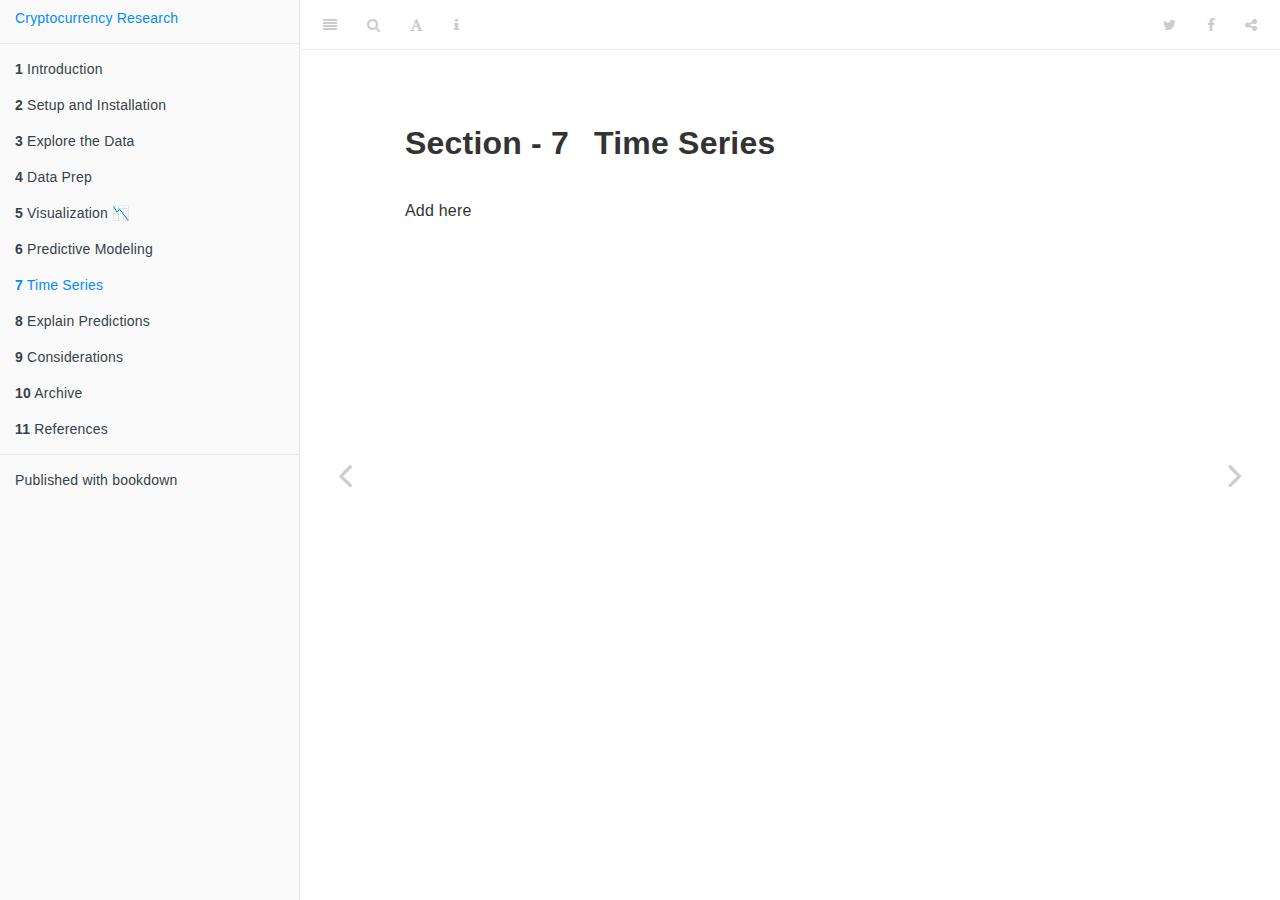
<file: _book/time-series.html>
<!DOCTYPE html>
<html lang="" xml:lang="">
<head>

  <meta charset="utf-8" />
  <meta http-equiv="X-UA-Compatible" content="IE=edge" />
  <title>Section - 7 Time Series | Cryptocurrency Research</title>
  <meta name="description" content="Section - 7 Time Series | Cryptocurrency Research" />
  <meta name="generator" content="bookdown 0.21 and GitBook 2.6.7" />

  <meta property="og:title" content="Section - 7 Time Series | Cryptocurrency Research" />
  <meta property="og:type" content="book" />
  
  
  
  

  <meta name="twitter:card" content="summary" />
  <meta name="twitter:title" content="Section - 7 Time Series | Cryptocurrency Research" />
  
  
  




  <meta name="viewport" content="width=device-width, initial-scale=1" />
  <meta name="apple-mobile-web-app-capable" content="yes" />
  <meta name="apple-mobile-web-app-status-bar-style" content="black" />
  
  
<link rel="prev" href="predictive-modeling.html"/>
<link rel="next" href="explain-predictions.html"/>
<script src="libs/header-attrs-2.5/header-attrs.js"></script>
<script src="libs/jquery-2.2.3/jquery.min.js"></script>
<link href="libs/gitbook-2.6.7/css/style.css" rel="stylesheet" />
<link href="libs/gitbook-2.6.7/css/plugin-table.css" rel="stylesheet" />
<link href="libs/gitbook-2.6.7/css/plugin-bookdown.css" rel="stylesheet" />
<link href="libs/gitbook-2.6.7/css/plugin-highlight.css" rel="stylesheet" />
<link href="libs/gitbook-2.6.7/css/plugin-search.css" rel="stylesheet" />
<link href="libs/gitbook-2.6.7/css/plugin-fontsettings.css" rel="stylesheet" />
<link href="libs/gitbook-2.6.7/css/plugin-clipboard.css" rel="stylesheet" />









<link href="libs/anchor-sections-1.0/anchor-sections.css" rel="stylesheet" />
<script src="libs/anchor-sections-1.0/anchor-sections.js"></script>
<script src="libs/htmlwidgets-1.5.1/htmlwidgets.js"></script>
<link href="libs/datatables-css-0.0.0/datatables-crosstalk.css" rel="stylesheet" />
<script src="libs/datatables-binding-0.15/datatables.js"></script>
<link href="libs/dt-core-1.10.20/css/jquery.dataTables.min.css" rel="stylesheet" />
<link href="libs/dt-core-1.10.20/css/jquery.dataTables.extra.css" rel="stylesheet" />
<script src="libs/dt-core-1.10.20/js/jquery.dataTables.min.js"></script>
<link href="libs/crosstalk-1.1.0.1/css/crosstalk.css" rel="stylesheet" />
<script src="libs/crosstalk-1.1.0.1/js/crosstalk.min.js"></script>
<script src="libs/plotly-binding-4.9.2.1/plotly.js"></script>
<script src="libs/typedarray-0.1/typedarray.min.js"></script>
<link href="libs/plotly-htmlwidgets-css-1.52.2/plotly-htmlwidgets.css" rel="stylesheet" />
<script src="libs/plotly-main-1.52.2/plotly-latest.min.js"></script>


<style type="text/css">
pre > code.sourceCode { white-space: pre; position: relative; }
pre > code.sourceCode > span { display: inline-block; line-height: 1.25; }
pre > code.sourceCode > span:empty { height: 1.2em; }
code.sourceCode > span { color: inherit; text-decoration: inherit; }
pre.sourceCode { margin: 0; }
@media screen {
div.sourceCode { overflow: auto; }
}
@media print {
pre > code.sourceCode { white-space: pre-wrap; }
pre > code.sourceCode > span { text-indent: -5em; padding-left: 5em; }
}
pre.numberSource code
  { counter-reset: source-line 0; }
pre.numberSource code > span
  { position: relative; left: -4em; counter-increment: source-line; }
pre.numberSource code > span > a:first-child::before
  { content: counter(source-line);
    position: relative; left: -1em; text-align: right; vertical-align: baseline;
    border: none; display: inline-block;
    -webkit-touch-callout: none; -webkit-user-select: none;
    -khtml-user-select: none; -moz-user-select: none;
    -ms-user-select: none; user-select: none;
    padding: 0 4px; width: 4em;
    color: #aaaaaa;
  }
pre.numberSource { margin-left: 3em; border-left: 1px solid #aaaaaa;  padding-left: 4px; }
div.sourceCode
  {   }
@media screen {
pre > code.sourceCode > span > a:first-child::before { text-decoration: underline; }
}
code span.al { color: #ff0000; font-weight: bold; } /* Alert */
code span.an { color: #60a0b0; font-weight: bold; font-style: italic; } /* Annotation */
code span.at { color: #7d9029; } /* Attribute */
code span.bn { color: #40a070; } /* BaseN */
code span.bu { } /* BuiltIn */
code span.cf { color: #007020; font-weight: bold; } /* ControlFlow */
code span.ch { color: #4070a0; } /* Char */
code span.cn { color: #880000; } /* Constant */
code span.co { color: #60a0b0; font-style: italic; } /* Comment */
code span.cv { color: #60a0b0; font-weight: bold; font-style: italic; } /* CommentVar */
code span.do { color: #ba2121; font-style: italic; } /* Documentation */
code span.dt { color: #902000; } /* DataType */
code span.dv { color: #40a070; } /* DecVal */
code span.er { color: #ff0000; font-weight: bold; } /* Error */
code span.ex { } /* Extension */
code span.fl { color: #40a070; } /* Float */
code span.fu { color: #06287e; } /* Function */
code span.im { } /* Import */
code span.in { color: #60a0b0; font-weight: bold; font-style: italic; } /* Information */
code span.kw { color: #007020; font-weight: bold; } /* Keyword */
code span.op { color: #666666; } /* Operator */
code span.ot { color: #007020; } /* Other */
code span.pp { color: #bc7a00; } /* Preprocessor */
code span.sc { color: #4070a0; } /* SpecialChar */
code span.ss { color: #bb6688; } /* SpecialString */
code span.st { color: #4070a0; } /* String */
code span.va { color: #19177c; } /* Variable */
code span.vs { color: #4070a0; } /* VerbatimString */
code span.wa { color: #60a0b0; font-weight: bold; font-style: italic; } /* Warning */
</style>

<link rel="stylesheet" href="style.css" type="text/css" />
</head>

<body>



  <div class="book without-animation with-summary font-size-2 font-family-1" data-basepath=".">

    <div class="book-summary">
      <nav role="navigation">

<ul class="summary">
<li><a href="./">Cryptocurrency Research</a></li>

<li class="divider"></li>
<li class="chapter" data-level="1" data-path="index.html"><a href="index.html"><i class="fa fa-check"></i><b>1</b> Introduction</a>
<ul>
<li class="chapter" data-level="1.1" data-path="index.html"><a href="index.html#what-will-i-learn"><i class="fa fa-check"></i><b>1.1</b> What will I learn?</a></li>
<li class="chapter" data-level="1.2" data-path="index.html"><a href="index.html#before-getting-started"><i class="fa fa-check"></i><b>1.2</b> Before Getting Started</a>
<ul>
<li class="chapter" data-level="1.2.1" data-path="index.html"><a href="index.html#high-level-version"><i class="fa fa-check"></i><b>1.2.1</b> High-Level Version</a></li>
</ul></li>
<li class="chapter" data-level="1.3" data-path="index.html"><a href="index.html#format-notes"><i class="fa fa-check"></i><b>1.3</b> Format Notes</a></li>
<li class="chapter" data-level="1.4" data-path="index.html"><a href="index.html#plan-of-attack"><i class="fa fa-check"></i><b>1.4</b> Plan of Attack</a></li>
<li class="chapter" data-level="1.5" data-path="index.html"><a href="index.html#github-repository"><i class="fa fa-check"></i><b>1.5</b> GitHub Repository</a></li>
<li class="chapter" data-level="1.6" data-path="index.html"><a href="index.html#disclaimer"><i class="fa fa-check"></i><b>1.6</b> Disclaimer</a></li>
</ul></li>
<li class="chapter" data-level="2" data-path="setup.html"><a href="setup.html"><i class="fa fa-check"></i><b>2</b> Setup and Installation</a>
<ul>
<li class="chapter" data-level="2.1" data-path="setup.html"><a href="setup.html#option-1---run-in-the-cloud"><i class="fa fa-check"></i><b>2.1</b> Option 1 - Run in the Cloud</a></li>
<li class="chapter" data-level="2.2" data-path="setup.html"><a href="setup.html#option-2---run-locally"><i class="fa fa-check"></i><b>2.2</b> Option 2 - Run Locally</a>
<ul>
<li class="chapter" data-level="2.2.1" data-path="setup.html"><a href="setup.html#setup-r"><i class="fa fa-check"></i><b>2.2.1</b> Setup R</a></li>
<li class="chapter" data-level="2.2.2" data-path="setup.html"><a href="setup.html#installing-and-loading-packages"><i class="fa fa-check"></i><b>2.2.2</b> Installing and Loading Packages</a></li>
<li class="chapter" data-level="2.2.3" data-path="setup.html"><a href="setup.html#github-repository-1"><i class="fa fa-check"></i><b>2.2.3</b> GitHub Repository</a></li>
</ul></li>
</ul></li>
<li class="chapter" data-level="3" data-path="explore-data.html"><a href="explore-data.html"><i class="fa fa-check"></i><b>3</b> Explore the Data</a>
<ul>
<li class="chapter" data-level="3.1" data-path="explore-data.html"><a href="explore-data.html#pull-the-data"><i class="fa fa-check"></i><b>3.1</b> Pull the Data</a></li>
<li class="chapter" data-level="3.2" data-path="explore-data.html"><a href="explore-data.html#data-preview"><i class="fa fa-check"></i><b>3.2</b> Data Preview</a></li>
<li class="chapter" data-level="3.3" data-path="explore-data.html"><a href="explore-data.html#the-definition-of-a-price"><i class="fa fa-check"></i><b>3.3</b> The definition of a “price”</a>
<ul>
<li class="chapter" data-level="3.3.1" data-path="explore-data.html"><a href="explore-data.html#in-summary"><i class="fa fa-check"></i><b>3.3.1</b> In Summary</a></li>
</ul></li>
<li class="chapter" data-level="3.4" data-path="explore-data.html"><a href="explore-data.html#data-quality"><i class="fa fa-check"></i><b>3.4</b> Data Quality</a></li>
</ul></li>
<li class="chapter" data-level="4" data-path="data-prep.html"><a href="data-prep.html"><i class="fa fa-check"></i><b>4</b> Data Prep</a>
<ul>
<li class="chapter" data-level="4.1" data-path="data-prep.html"><a href="data-prep.html#remove-nulls"><i class="fa fa-check"></i><b>4.1</b> Remove Nulls</a></li>
<li class="chapter" data-level="4.2" data-path="data-prep.html"><a href="data-prep.html#calculate-price_usd-column"><i class="fa fa-check"></i><b>4.2</b> Calculate <code>price_usd</code> Column</a></li>
<li class="chapter" data-level="4.3" data-path="data-prep.html"><a href="data-prep.html#clean-data-by-group"><i class="fa fa-check"></i><b>4.3</b> Clean Data by Group</a>
<ul>
<li class="chapter" data-level="4.3.1" data-path="data-prep.html"><a href="data-prep.html#remove-symbols-without-enough-rows"><i class="fa fa-check"></i><b>4.3.1</b> Remove symbols without enough rows</a></li>
<li class="chapter" data-level="4.3.2" data-path="data-prep.html"><a href="data-prep.html#remove-symbols-without-data-from-the-last-3-days"><i class="fa fa-check"></i><b>4.3.2</b> Remove symbols without data from the last 3 days</a></li>
</ul></li>
<li class="chapter" data-level="4.4" data-path="data-prep.html"><a href="data-prep.html#calculate-target"><i class="fa fa-check"></i><b>4.4</b> Calculate Target</a>
<ul>
<li class="chapter" data-level="4.4.1" data-path="data-prep.html"><a href="data-prep.html#any-gaps"><i class="fa fa-check"></i><b>4.4.1</b> Any gaps?</a></li>
<li class="chapter" data-level="4.4.2" data-path="data-prep.html"><a href="data-prep.html#convert-to-tsibble"><i class="fa fa-check"></i><b>4.4.2</b> Convert to tsibble</a></li>
<li class="chapter" data-level="4.4.3" data-path="data-prep.html"><a href="data-prep.html#scan-gaps"><i class="fa fa-check"></i><b>4.4.3</b> Scan gaps</a></li>
<li class="chapter" data-level="4.4.4" data-path="data-prep.html"><a href="data-prep.html#fill-gaps"><i class="fa fa-check"></i><b>4.4.4</b> Fill gaps</a></li>
<li class="chapter" data-level="4.4.5" data-path="data-prep.html"><a href="data-prep.html#calculate-target-1"><i class="fa fa-check"></i><b>4.4.5</b> Calculate Target</a></li>
</ul></li>
<li class="chapter" data-level="4.5" data-path="data-prep.html"><a href="data-prep.html#cross-validation"><i class="fa fa-check"></i><b>4.5</b> Cross Validation</a></li>
<li class="chapter" data-level="4.6" data-path="data-prep.html"><a href="data-prep.html#fix-data-by-split"><i class="fa fa-check"></i><b>4.6</b> Fix Data by Split</a>
<ul>
<li class="chapter" data-level="4.6.1" data-path="data-prep.html"><a href="data-prep.html#zero-variance"><i class="fa fa-check"></i><b>4.6.1</b> Zero Variance</a></li>
</ul></li>
<li class="chapter" data-level="4.7" data-path="data-prep.html"><a href="data-prep.html#nest-data"><i class="fa fa-check"></i><b>4.7</b> Nest data</a></li>
<li class="chapter" data-level="4.8" data-path="data-prep.html"><a href="data-prep.html#functional-programming"><i class="fa fa-check"></i><b>4.8</b> Functional Programming</a></li>
</ul></li>
<li class="chapter" data-level="5" data-path="visualization.html"><a href="visualization.html"><i class="fa fa-check"></i><b>5</b> Visualization 📉</a>
<ul>
<li class="chapter" data-level="5.1" data-path="visualization.html"><a href="visualization.html#basics---ggplot2"><i class="fa fa-check"></i><b>5.1</b> Basics - ggplot2</a></li>
<li class="chapter" data-level="5.2" data-path="visualization.html"><a href="visualization.html#using-extensions"><i class="fa fa-check"></i><b>5.2</b> Using Extensions</a>
<ul>
<li class="chapter" data-level="5.2.1" data-path="visualization.html"><a href="visualization.html#ggthemes"><i class="fa fa-check"></i><b>5.2.1</b> ggthemes</a></li>
<li class="chapter" data-level="5.2.2" data-path="visualization.html"><a href="visualization.html#plotly"><i class="fa fa-check"></i><b>5.2.2</b> plotly</a></li>
<li class="chapter" data-level="5.2.3" data-path="visualization.html"><a href="visualization.html#ggpubr"><i class="fa fa-check"></i><b>5.2.3</b> ggpubr</a></li>
<li class="chapter" data-level="5.2.4" data-path="visualization.html"><a href="visualization.html#ggforce"><i class="fa fa-check"></i><b>5.2.4</b> ggforce</a></li>
<li class="chapter" data-level="5.2.5" data-path="visualization.html"><a href="visualization.html#gganimate"><i class="fa fa-check"></i><b>5.2.5</b> gganimate</a></li>
<li class="chapter" data-level="5.2.6" data-path="visualization.html"><a href="visualization.html#ggtimeseries"><i class="fa fa-check"></i><b>5.2.6</b> ggTimeSeries</a></li>
<li class="chapter" data-level="5.2.7" data-path="visualization.html"><a href="visualization.html#rayshader"><i class="fa fa-check"></i><b>5.2.7</b> Rayshader</a></li>
</ul></li>
</ul></li>
<li class="chapter" data-level="6" data-path="predictive-modeling.html"><a href="predictive-modeling.html"><i class="fa fa-check"></i><b>6</b> Predictive Modeling</a>
<ul>
<li class="chapter" data-level="6.1" data-path="predictive-modeling.html"><a href="predictive-modeling.html#example-simple-model"><i class="fa fa-check"></i><b>6.1</b> Example Simple Model</a>
<ul>
<li class="chapter" data-level="6.1.1" data-path="predictive-modeling.html"><a href="predictive-modeling.html#using-functional-programming"><i class="fa fa-check"></i><b>6.1.1</b> Using Functional Programming</a></li>
</ul></li>
<li class="chapter" data-level="6.2" data-path="predictive-modeling.html"><a href="predictive-modeling.html#caret"><i class="fa fa-check"></i><b>6.2</b> Caret</a>
<ul>
<li class="chapter" data-level="6.2.1" data-path="predictive-modeling.html"><a href="predictive-modeling.html#parallel-processing"><i class="fa fa-check"></i><b>6.2.1</b> Parallel Processing</a></li>
<li class="chapter" data-level="6.2.2" data-path="predictive-modeling.html"><a href="predictive-modeling.html#functional-programming---here-or-elsewhere"><i class="fa fa-check"></i><b>6.2.2</b> Functional Programming - here or elsewhere?</a></li>
</ul></li>
</ul></li>
<li class="chapter" data-level="7" data-path="time-series.html"><a href="time-series.html"><i class="fa fa-check"></i><b>7</b> Time Series</a></li>
<li class="chapter" data-level="8" data-path="explain-predictions.html"><a href="explain-predictions.html"><i class="fa fa-check"></i><b>8</b> Explain Predictions</a></li>
<li class="chapter" data-level="9" data-path="considerations.html"><a href="considerations.html"><i class="fa fa-check"></i><b>9</b> Considerations</a>
<ul>
<li class="chapter" data-level="9.1" data-path="considerations.html"><a href="considerations.html#session-information"><i class="fa fa-check"></i><b>9.1</b> Session Information</a></li>
</ul></li>
<li class="chapter" data-level="10" data-path="archive.html"><a href="archive.html"><i class="fa fa-check"></i><b>10</b> Archive</a>
<ul>
<li class="chapter" data-level="10.1" data-path="archive.html"><a href="archive.html#may-2020"><i class="fa fa-check"></i><b>10.1</b> May 2020</a></li>
</ul></li>
<li class="chapter" data-level="11" data-path="references.html"><a href="references.html"><i class="fa fa-check"></i><b>11</b> References</a>
<ul>
<li class="chapter" data-level="11.1" data-path="references.html"><a href="references.html#resources-used"><i class="fa fa-check"></i><b>11.1</b> Resources Used</a>
<ul>
<li class="chapter" data-level="11.1.1" data-path="references.html"><a href="references.html#visualization-section"><i class="fa fa-check"></i><b>11.1.1</b> Visualization Section</a></li>
<li class="chapter" data-level="11.1.2" data-path="references.html"><a href="references.html#time-series-section"><i class="fa fa-check"></i><b>11.1.2</b> Time Series Section</a></li>
</ul></li>
<li class="chapter" data-level="11.2" data-path="references.html"><a href="references.html#packages-used-and-cited"><i class="fa fa-check"></i><b>11.2</b> Packages used and cited</a></li>
</ul></li>
<li class="divider"></li>
<li><a href="https://github.com/rstudio/bookdown" target="blank">Published with bookdown</a></li>

</ul>

      </nav>
    </div>

    <div class="book-body">
      <div class="body-inner">
        <div class="book-header" role="navigation">
          <h1>
            <i class="fa fa-circle-o-notch fa-spin"></i><a href="./">Cryptocurrency Research</a>
          </h1>
        </div>

        <div class="page-wrapper" tabindex="-1" role="main">
          <div class="page-inner">

            <section class="normal" id="section-">
<div id="time-series" class="section level1" number="7">
<h1><span class="header-section-number">Section - 7</span> Time Series</h1>
<p>Add here</p>


<!-- # Predictions -->
<!-- (look at past versions) -->

</div>
            </section>

          </div>
        </div>
      </div>
<a href="predictive-modeling.html" class="navigation navigation-prev " aria-label="Previous page"><i class="fa fa-angle-left"></i></a>
<a href="explain-predictions.html" class="navigation navigation-next " aria-label="Next page"><i class="fa fa-angle-right"></i></a>
    </div>
  </div>
<script src="libs/gitbook-2.6.7/js/app.min.js"></script>
<script src="libs/gitbook-2.6.7/js/lunr.js"></script>
<script src="libs/gitbook-2.6.7/js/clipboard.min.js"></script>
<script src="libs/gitbook-2.6.7/js/plugin-search.js"></script>
<script src="libs/gitbook-2.6.7/js/plugin-sharing.js"></script>
<script src="libs/gitbook-2.6.7/js/plugin-fontsettings.js"></script>
<script src="libs/gitbook-2.6.7/js/plugin-bookdown.js"></script>
<script src="libs/gitbook-2.6.7/js/jquery.highlight.js"></script>
<script src="libs/gitbook-2.6.7/js/plugin-clipboard.js"></script>
<script>
gitbook.require(["gitbook"], function(gitbook) {
gitbook.start({
"sharing": {
"github": false,
"facebook": true,
"twitter": true,
"linkedin": false,
"weibo": false,
"instapaper": false,
"vk": false,
"all": ["facebook", "twitter", "linkedin", "weibo", "instapaper"]
},
"fontsettings": {
"theme": "white",
"family": "sans",
"size": 2
},
"edit": {
"link": null,
"text": null
},
"history": {
"link": null,
"text": null
},
"view": {
"link": null,
"text": null
},
"download": null,
"toc": {
"collapse": "section"
}
});
});
</script>

</body>

</html>
</file>
<file: _book/libs/gitbook-2.6.7/css/plugin-table.css>
.book .book-body .page-wrapper .page-inner section.normal table{display:table;width:100%;border-collapse:collapse;border-spacing:0;overflow:auto}.book .book-body .page-wrapper .page-inner section.normal table td,.book .book-body .page-wrapper .page-inner section.normal table th{padding:6px 13px;border:1px solid #ddd}.book .book-body .page-wrapper .page-inner section.normal table tr{background-color:#fff;border-top:1px solid #ccc}.book .book-body .page-wrapper .page-inner section.normal table tr:nth-child(2n){background-color:#f8f8f8}.book .book-body .page-wrapper .page-inner section.normal table th{font-weight:700}
</file>
<file: _book/libs/gitbook-2.6.7/css/plugin-bookdown.css>
.book .book-header h1 {
  padding-left: 20px;
  padding-right: 20px;
}
.book .book-header.fixed {
  position: fixed;
  right: 0;
  top: 0;
  left: 0;
  border-bottom: 1px solid rgba(0,0,0,.07);
}
span.search-highlight {
  background-color: #ffff88;
}
@media (min-width: 600px) {
  .book.with-summary .book-header.fixed {
    left: 300px;
  }
}
@media (max-width: 1240px) {
  .book .book-body.fixed {
    top: 50px;
  }
  .book .book-body.fixed .body-inner {
    top: auto;
  }
}
@media (max-width: 600px) {
  .book.with-summary .book-header.fixed {
    left: calc(100% - 60px);
    min-width: 300px;
  }
  .book.with-summary .book-body {
    transform: none;
    left: calc(100% - 60px);
    min-width: 300px;
  }
  .book .book-body.fixed {
    top: 0;
  }
}

.book .book-body.fixed .body-inner {
  top: 50px;
}
.book .book-body .page-wrapper .page-inner section.normal sub, .book .book-body .page-wrapper .page-inner section.normal sup {
  font-size: 85%;
}

@media print {
  .book .book-summary, .book .book-body .book-header, .fa {
    display: none !important;
  }
  .book .book-body.fixed {
    left: 0px;
  }
  .book .book-body,.book .book-body .body-inner, .book.with-summary {
    overflow: visible !important;
  }
}
.kable_wrapper {
  border-spacing: 20px 0;
  border-collapse: separate;
  border: none;
  margin: auto;
}
.kable_wrapper > tbody > tr > td {
  vertical-align: top;
}
.book .book-body .page-wrapper .page-inner section.normal table tr.header {
  border-top-width: 2px;
}
.book .book-body .page-wrapper .page-inner section.normal table tr:last-child td {
  border-bottom-width: 2px;
}
.book .book-body .page-wrapper .page-inner section.normal table td, .book .book-body .page-wrapper .page-inner section.normal table th {
  border-left: none;
  border-right: none;
}
.book .book-body .page-wrapper .page-inner section.normal table.kable_wrapper > tbody > tr, .book .book-body .page-wrapper .page-inner section.normal table.kable_wrapper > tbody > tr > td {
  border-top: none;
}
.book .book-body .page-wrapper .page-inner section.normal table.kable_wrapper > tbody > tr:last-child > td {
    border-bottom: none;
}

div.theorem, div.lemma, div.corollary, div.proposition, div.conjecture {
  font-style: italic;
}
span.theorem, span.lemma, span.corollary, span.proposition, span.conjecture {
  font-style: normal;
}
div.proof>*:last-child:after {
  content: "\25a2";
  float: right;
}
.header-section-number {
  padding-right: .5em;
}
</file>
<file: _book/libs/gitbook-2.6.7/css/plugin-highlight.css>
.book .book-body .page-wrapper .page-inner section.normal pre,
.book .book-body .page-wrapper .page-inner section.normal code {
  /* http://jmblog.github.com/color-themes-for-google-code-highlightjs */
  /* Tomorrow Comment */
  /* Tomorrow Red */
  /* Tomorrow Orange */
  /* Tomorrow Yellow */
  /* Tomorrow Green */
  /* Tomorrow Aqua */
  /* Tomorrow Blue */
  /* Tomorrow Purple */
}
.book .book-body .page-wrapper .page-inner section.normal pre .hljs-comment,
.book .book-body .page-wrapper .page-inner section.normal code .hljs-comment,
.book .book-body .page-wrapper .page-inner section.normal pre .hljs-title,
.book .book-body .page-wrapper .page-inner section.normal code .hljs-title {
  color: #8e908c;
}
.book .book-body .page-wrapper .page-inner section.normal pre .hljs-variable,
.book .book-body .page-wrapper .page-inner section.normal code .hljs-variable,
.book .book-body .page-wrapper .page-inner section.normal pre .hljs-attribute,
.book .book-body .page-wrapper .page-inner section.normal code .hljs-attribute,
.book .book-body .page-wrapper .page-inner section.normal pre .hljs-tag,
.book .book-body .page-wrapper .page-inner section.normal code .hljs-tag,
.book .book-body .page-wrapper .page-inner section.normal pre .hljs-regexp,
.book .book-body .page-wrapper .page-inner section.normal code .hljs-regexp,
.book .book-body .page-wrapper .page-inner section.normal pre .ruby .hljs-constant,
.book .book-body .page-wrapper .page-inner section.normal code .ruby .hljs-constant,
.book .book-body .page-wrapper .page-inner section.normal pre .xml .hljs-tag .hljs-title,
.book .book-body .page-wrapper .page-inner section.normal code .xml .hljs-tag .hljs-title,
.book .book-body .page-wrapper .page-inner section.normal pre .xml .hljs-pi,
.book .book-body .page-wrapper .page-inner section.normal code .xml .hljs-pi,
.book .book-body .page-wrapper .page-inner section.normal pre .xml .hljs-doctype,
.book .book-body .page-wrapper .page-inner section.normal code .xml .hljs-doctype,
.book .book-body .page-wrapper .page-inner section.normal pre .html .hljs-doctype,
.book .book-body .page-wrapper .page-inner section.normal code .html .hljs-doctype,
.book .book-body .page-wrapper .page-inner section.normal pre .css .hljs-id,
.book .book-body .page-wrapper .page-inner section.normal code .css .hljs-id,
.book .book-body .page-wrapper .page-inner section.normal pre .css .hljs-class,
.book .book-body .page-wrapper .page-inner section.normal code .css .hljs-class,
.book .book-body .page-wrapper .page-inner section.normal pre .css .hljs-pseudo,
.book .book-body .page-wrapper .page-inner section.normal code .css .hljs-pseudo {
  color: #c82829;
}
.book .book-body .page-wrapper .page-inner section.normal pre .hljs-number,
.book .book-body .page-wrapper .page-inner section.normal code .hljs-number,
.book .book-body .page-wrapper .page-inner section.normal pre .hljs-preprocessor,
.book .book-body .page-wrapper .page-inner section.normal code .hljs-preprocessor,
.book .book-body .page-wrapper .page-inner section.normal pre .hljs-pragma,
.book .book-body .page-wrapper .page-inner section.normal code .hljs-pragma,
.book .book-body .page-wrapper .page-inner section.normal pre .hljs-built_in,
.book .book-body .page-wrapper .page-inner section.normal code .hljs-built_in,
.book .book-body .page-wrapper .page-inner section.normal pre .hljs-literal,
.book .book-body .page-wrapper .page-inner section.normal code .hljs-literal,
.book .book-body .page-wrapper .page-inner section.normal pre .hljs-params,
.book .book-body .page-wrapper .page-inner section.normal code .hljs-params,
.book .book-body .page-wrapper .page-inner section.normal pre .hljs-constant,
.book .book-body .page-wrapper .page-inner section.normal code .hljs-constant {
  color: #f5871f;
}
.book .book-body .page-wrapper .page-inner section.normal pre .ruby .hljs-class .hljs-title,
.book .book-body .page-wrapper .page-inner section.normal code .ruby .hljs-class .hljs-title,
.book .book-body .page-wrapper .page-inner section.normal pre .css .hljs-rules .hljs-attribute,
.book .book-body .page-wrapper .page-inner section.normal code .css .hljs-rules .hljs-attribute {
  color: #eab700;
}
.book .book-body .page-wrapper .page-inner section.normal pre .hljs-string,
.book .book-body .page-wrapper .page-inner section.normal code .hljs-string,
.book .book-body .page-wrapper .page-inner section.normal pre .hljs-value,
.book .book-body .page-wrapper .page-inner section.normal code .hljs-value,
.book .book-body .page-wrapper .page-inner section.normal pre .hljs-inheritance,
.book .book-body .page-wrapper .page-inner section.normal code .hljs-inheritance,
.book .book-body .page-wrapper .page-inner section.normal pre .hljs-header,
.book .book-body .page-wrapper .page-inner section.normal code .hljs-header,
.book .book-body .page-wrapper .page-inner section.normal pre .ruby .hljs-symbol,
.book .book-body .page-wrapper .page-inner section.normal code .ruby .hljs-symbol,
.book .book-body .page-wrapper .page-inner section.normal pre .xml .hljs-cdata,
.book .book-body .page-wrapper .page-inner section.normal code .xml .hljs-cdata {
  color: #718c00;
}
.book .book-body .page-wrapper .page-inner section.normal pre .css .hljs-hexcolor,
.book .book-body .page-wrapper .page-inner section.normal code .css .hljs-hexcolor {
  color: #3e999f;
}
.book .book-body .page-wrapper .page-inner section.normal pre .hljs-function,
.book .book-body .page-wrapper .page-inner section.normal code .hljs-function,
.book .book-body .page-wrapper .page-inner section.normal pre .python .hljs-decorator,
.book .book-body .page-wrapper .page-inner section.normal code .python .hljs-decorator,
.book .book-body .page-wrapper .page-inner section.normal pre .python .hljs-title,
.book .book-body .page-wrapper .page-inner section.normal code .python .hljs-title,
.book .book-body .page-wrapper .page-inner section.normal pre .ruby .hljs-function .hljs-title,
.book .book-body .page-wrapper .page-inner section.normal code .ruby .hljs-function .hljs-title,
.book .book-body .page-wrapper .page-inner section.normal pre .ruby .hljs-title .hljs-keyword,
.book .book-body .page-wrapper .page-inner section.normal code .ruby .hljs-title .hljs-keyword,
.book .book-body .page-wrapper .page-inner section.normal pre .perl .hljs-sub,
.book .book-body .page-wrapper .page-inner section.normal code .perl .hljs-sub,
.book .book-body .page-wrapper .page-inner section.normal pre .javascript .hljs-title,
.book .book-body .page-wrapper .page-inner section.normal code .javascript .hljs-title,
.book .book-body .page-wrapper .page-inner section.normal pre .coffeescript .hljs-title,
.book .book-body .page-wrapper .page-inner section.normal code .coffeescript .hljs-title {
  color: #4271ae;
}
.book .book-body .page-wrapper .page-inner section.normal pre .hljs-keyword,
.book .book-body .page-wrapper .page-inner section.normal code .hljs-keyword,
.book .book-body .page-wrapper .page-inner section.normal pre .javascript .hljs-function,
.book .book-body .page-wrapper .page-inner section.normal code .javascript .hljs-function {
  color: #8959a8;
}
.book .book-body .page-wrapper .page-inner section.normal pre .hljs,
.book .book-body .page-wrapper .page-inner section.normal code .hljs {
  display: block;
  background: white;
  color: #4d4d4c;
  padding: 0.5em;
}
.book .book-body .page-wrapper .page-inner section.normal pre .coffeescript .javascript,
.book .book-body .page-wrapper .page-inner section.normal code .coffeescript .javascript,
.book .book-body .page-wrapper .page-inner section.normal pre .javascript .xml,
.book .book-body .page-wrapper .page-inner section.normal code .javascript .xml,
.book .book-body .page-wrapper .page-inner section.normal pre .tex .hljs-formula,
.book .book-body .page-wrapper .page-inner section.normal code .tex .hljs-formula,
.book .book-body .page-wrapper .page-inner section.normal pre .xml .javascript,
.book .book-body .page-wrapper .page-inner section.normal code .xml .javascript,
.book .book-body .page-wrapper .page-inner section.normal pre .xml .vbscript,
.book .book-body .page-wrapper .page-inner section.normal code .xml .vbscript,
.book .book-body .page-wrapper .page-inner section.normal pre .xml .css,
.book .book-body .page-wrapper .page-inner section.normal code .xml .css,
.book .book-body .page-wrapper .page-inner section.normal pre .xml .hljs-cdata,
.book .book-body .page-wrapper .page-inner section.normal code .xml .hljs-cdata {
  opacity: 0.5;
}
.book.color-theme-1 .book-body .page-wrapper .page-inner section.normal pre,
.book.color-theme-1 .book-body .page-wrapper .page-inner section.normal code {
  /*

Orginal Style from ethanschoonover.com/solarized (c) Jeremy Hull <sourdrums@gmail.com>

*/
  /* Solarized Green */
  /* Solarized Cyan */
  /* Solarized Blue */
  /* Solarized Yellow */
  /* Solarized Orange */
  /* Solarized Red */
  /* Solarized Violet */
}
.book.color-theme-1 .book-body .page-wrapper .page-inner section.normal pre .hljs,
.book.color-theme-1 .book-body .page-wrapper .page-inner section.normal code .hljs {
  display: block;
  padding: 0.5em;
  background: #fdf6e3;
  color: #657b83;
}
.book.color-theme-1 .book-body .page-wrapper .page-inner section.normal pre .hljs-comment,
.book.color-theme-1 .book-body .page-wrapper .page-inner section.normal code .hljs-comment,
.book.color-theme-1 .book-body .page-wrapper .page-inner section.normal pre .hljs-template_comment,
.book.color-theme-1 .book-body .page-wrapper .page-inner section.normal code .hljs-template_comment,
.book.color-theme-1 .book-body .page-wrapper .page-inner section.normal pre .diff .hljs-header,
.book.color-theme-1 .book-body .page-wrapper .page-inner section.normal code .diff .hljs-header,
.book.color-theme-1 .book-body .page-wrapper .page-inner section.normal pre .hljs-doctype,
.book.color-theme-1 .book-body .page-wrapper .page-inner section.normal code .hljs-doctype,
.book.color-theme-1 .book-body .page-wrapper .page-inner section.normal pre .hljs-pi,
.book.color-theme-1 .book-body .page-wrapper .page-inner section.normal code .hljs-pi,
.book.color-theme-1 .book-body .page-wrapper .page-inner section.normal pre .lisp .hljs-string,
.book.color-theme-1 .book-body .page-wrapper .page-inner section.normal code .lisp .hljs-string,
.book.color-theme-1 .book-body .page-wrapper .page-inner section.normal pre .hljs-javadoc,
.book.color-theme-1 .book-body .page-wrapper .page-inner section.normal code .hljs-javadoc {
  color: #93a1a1;
}
.book.color-theme-1 .book-body .page-wrapper .page-inner section.normal pre .hljs-keyword,
.book.color-theme-1 .book-body .page-wrapper .page-inner section.normal code .hljs-keyword,
.book.color-theme-1 .book-body .page-wrapper .page-inner section.normal pre .hljs-winutils,
.book.color-theme-1 .book-body .page-wrapper .page-inner section.normal code .hljs-winutils,
.book.color-theme-1 .book-body .page-wrapper .page-inner section.normal pre .method,
.book.color-theme-1 .book-body .page-wrapper .page-inner section.normal code .method,
.book.color-theme-1 .book-body .page-wrapper .page-inner section.normal pre .hljs-addition,
.book.color-theme-1 .book-body .page-wrapper .page-inner section.normal code .hljs-addition,
.book.color-theme-1 .book-body .page-wrapper .page-inner section.normal pre .css .hljs-tag,
.book.color-theme-1 .book-body .page-wrapper .page-inner section.normal code .css .hljs-tag,
.book.color-theme-1 .book-body .page-wrapper .page-inner section.normal pre .hljs-request,
.book.color-theme-1 .book-body .page-wrapper .page-inner section.normal code .hljs-request,
.book.color-theme-1 .book-body .page-wrapper .page-inner section.normal pre .hljs-status,
.book.color-theme-1 .book-body .page-wrapper .page-inner section.normal code .hljs-status,
.book.color-theme-1 .book-body .page-wrapper .page-inner section.normal pre .nginx .hljs-title,
.book.color-theme-1 .book-body .page-wrapper .page-inner section.normal code .nginx .hljs-title {
  color: #859900;
}
.book.color-theme-1 .book-body .page-wrapper .page-inner section.normal pre .hljs-number,
.book.color-theme-1 .book-body .page-wrapper .page-inner section.normal code .hljs-number,
.book.color-theme-1 .book-body .page-wrapper .page-inner section.normal pre .hljs-command,
.book.color-theme-1 .book-body .page-wrapper .page-inner section.normal code .hljs-command,
.book.color-theme-1 .book-body .page-wrapper .page-inner section.normal pre .hljs-string,
.book.color-theme-1 .book-body .page-wrapper .page-inner section.normal code .hljs-string,
.book.color-theme-1 .book-body .page-wrapper .page-inner section.normal pre .hljs-tag .hljs-value,
.book.color-theme-1 .book-body .page-wrapper .page-inner section.normal code .hljs-tag .hljs-value,
.book.color-theme-1 .book-body .page-wrapper .page-inner section.normal pre .hljs-rules .hljs-value,
.book.color-theme-1 .book-body .page-wrapper .page-inner section.normal code .hljs-rules .hljs-value,
.book.color-theme-1 .book-body .page-wrapper .page-inner section.normal pre .hljs-phpdoc,
.book.color-theme-1 .book-body .page-wrapper .page-inner section.normal code .hljs-phpdoc,
.book.color-theme-1 .book-body .page-wrapper .page-inner section.normal pre .tex .hljs-formula,
.book.color-theme-1 .book-body .page-wrapper .page-inner section.normal code .tex .hljs-formula,
.book.color-theme-1 .book-body .page-wrapper .page-inner section.normal pre .hljs-regexp,
.book.color-theme-1 .book-body .page-wrapper .page-inner section.normal code .hljs-regexp,
.book.color-theme-1 .book-body .page-wrapper .page-inner section.normal pre .hljs-hexcolor,
.book.color-theme-1 .book-body .page-wrapper .page-inner section.normal code .hljs-hexcolor,
.book.color-theme-1 .book-body .page-wrapper .page-inner section.normal pre .hljs-link_url,
.book.color-theme-1 .book-body .page-wrapper .page-inner section.normal code .hljs-link_url {
  color: #2aa198;
}
.book.color-theme-1 .book-body .page-wrapper .page-inner section.normal pre .hljs-title,
.book.color-theme-1 .book-body .page-wrapper .page-inner section.normal code .hljs-title,
.book.color-theme-1 .book-body .page-wrapper .page-inner section.normal pre .hljs-localvars,
.book.color-theme-1 .book-body .page-wrapper .page-inner section.normal code .hljs-localvars,
.book.color-theme-1 .book-body .page-wrapper .page-inner section.normal pre .hljs-chunk,
.book.color-theme-1 .book-body .page-wrapper .page-inner section.normal code .hljs-chunk,
.book.color-theme-1 .book-body .page-wrapper .page-inner section.normal pre .hljs-decorator,
.book.color-theme-1 .book-body .page-wrapper .page-inner section.normal code .hljs-decorator,
.book.color-theme-1 .book-body .page-wrapper .page-inner section.normal pre .hljs-built_in,
.book.color-theme-1 .book-body .page-wrapper .page-inner section.normal code .hljs-built_in,
.book.color-theme-1 .book-body .page-wrapper .page-inner section.normal pre .hljs-identifier,
.book.color-theme-1 .book-body .page-wrapper .page-inner section.normal code .hljs-identifier,
.book.color-theme-1 .book-body .page-wrapper .page-inner section.normal pre .vhdl .hljs-literal,
.book.color-theme-1 .book-body .page-wrapper .page-inner section.normal code .vhdl .hljs-literal,
.book.color-theme-1 .book-body .page-wrapper .page-inner section.normal pre .hljs-id,
.book.color-theme-1 .book-body .page-wrapper .page-inner section.normal code .hljs-id,
.book.color-theme-1 .book-body .page-wrapper .page-inner section.normal pre .css .hljs-function,
.book.color-theme-1 .book-body .page-wrapper .page-inner section.normal code .css .hljs-function {
  color: #268bd2;
}
.book.color-theme-1 .book-body .page-wrapper .page-inner section.normal pre .hljs-attribute,
.book.color-theme-1 .book-body .page-wrapper .page-inner section.normal code .hljs-attribute,
.book.color-theme-1 .book-body .page-wrapper .page-inner section.normal pre .hljs-variable,
.book.color-theme-1 .book-body .page-wrapper .page-inner section.normal code .hljs-variable,
.book.color-theme-1 .book-body .page-wrapper .page-inner section.normal pre .lisp .hljs-body,
.book.color-theme-1 .book-body .page-wrapper .page-inner section.normal code .lisp .hljs-body,
.book.color-theme-1 .book-body .page-wrapper .page-inner section.normal pre .smalltalk .hljs-number,
.book.color-theme-1 .book-body .page-wrapper .page-inner section.normal code .smalltalk .hljs-number,
.book.color-theme-1 .book-body .page-wrapper .page-inner section.normal pre .hljs-constant,
.book.color-theme-1 .book-body .page-wrapper .page-inner section.normal code .hljs-constant,
.book.color-theme-1 .book-body .page-wrapper .page-inner section.normal pre .hljs-class .hljs-title,
.book.color-theme-1 .book-body .page-wrapper .page-inner section.normal code .hljs-class .hljs-title,
.book.color-theme-1 .book-body .page-wrapper .page-inner section.normal pre .hljs-parent,
.book.color-theme-1 .book-body .page-wrapper .page-inner section.normal code .hljs-parent,
.book.color-theme-1 .book-body .page-wrapper .page-inner section.normal pre .haskell .hljs-type,
.book.color-theme-1 .book-body .page-wrapper .page-inner section.normal code .haskell .hljs-type,
.book.color-theme-1 .book-body .page-wrapper .page-inner section.normal pre .hljs-link_reference,
.book.color-theme-1 .book-body .page-wrapper .page-inner section.normal code .hljs-link_reference {
  color: #b58900;
}
.book.color-theme-1 .book-body .page-wrapper .page-inner section.normal pre .hljs-preprocessor,
.book.color-theme-1 .book-body .page-wrapper .page-inner section.normal code .hljs-preprocessor,
.book.color-theme-1 .book-body .page-wrapper .page-inner section.normal pre .hljs-preprocessor .hljs-keyword,
.book.color-theme-1 .book-body .page-wrapper .page-inner section.normal code .hljs-preprocessor .hljs-keyword,
.book.color-theme-1 .book-body .page-wrapper .page-inner section.normal pre .hljs-pragma,
.book.color-theme-1 .book-body .page-wrapper .page-inner section.normal code .hljs-pragma,
.book.color-theme-1 .book-body .page-wrapper .page-inner section.normal pre .hljs-shebang,
.book.color-theme-1 .book-body .page-wrapper .page-inner section.normal code .hljs-shebang,
.book.color-theme-1 .book-body .page-wrapper .page-inner section.normal pre .hljs-symbol,
.book.color-theme-1 .book-body .page-wrapper .page-inner section.normal code .hljs-symbol,
.book.color-theme-1 .book-body .page-wrapper .page-inner section.normal pre .hljs-symbol .hljs-string,
.book.color-theme-1 .book-body .page-wrapper .page-inner section.normal code .hljs-symbol .hljs-string,
.book.color-theme-1 .book-body .page-wrapper .page-inner section.normal pre .diff .hljs-change,
.book.color-theme-1 .book-body .page-wrapper .page-inner section.normal code .diff .hljs-change,
.book.color-theme-1 .book-body .page-wrapper .page-inner section.normal pre .hljs-special,
.book.color-theme-1 .book-body .page-wrapper .page-inner section.normal code .hljs-special,
.book.color-theme-1 .book-body .page-wrapper .page-inner section.normal pre .hljs-attr_selector,
.book.color-theme-1 .book-body .page-wrapper .page-inner section.normal code .hljs-attr_selector,
.book.color-theme-1 .book-body .page-wrapper .page-inner section.normal pre .hljs-subst,
.book.color-theme-1 .book-body .page-wrapper .page-inner section.normal code .hljs-subst,
.book.color-theme-1 .book-body .page-wrapper .page-inner section.normal pre .hljs-cdata,
.book.color-theme-1 .book-body .page-wrapper .page-inner section.normal code .hljs-cdata,
.book.color-theme-1 .book-body .page-wrapper .page-inner section.normal pre .clojure .hljs-title,
.book.color-theme-1 .book-body .page-wrapper .page-inner section.normal code .clojure .hljs-title,
.book.color-theme-1 .book-body .page-wrapper .page-inner section.normal pre .css .hljs-pseudo,
.book.color-theme-1 .book-body .page-wrapper .page-inner section.normal code .css .hljs-pseudo,
.book.color-theme-1 .book-body .page-wrapper .page-inner section.normal pre .hljs-header,
.book.color-theme-1 .book-body .page-wrapper .page-inner section.normal code .hljs-header {
  color: #cb4b16;
}
.book.color-theme-1 .book-body .page-wrapper .page-inner section.normal pre .hljs-deletion,
.book.color-theme-1 .book-body .page-wrapper .page-inner section.normal code .hljs-deletion,
.book.color-theme-1 .book-body .page-wrapper .page-inner section.normal pre .hljs-important,
.book.color-theme-1 .book-body .page-wrapper .page-inner section.normal code .hljs-important {
  color: #dc322f;
}
.book.color-theme-1 .book-body .page-wrapper .page-inner section.normal pre .hljs-link_label,
.book.color-theme-1 .book-body .page-wrapper .page-inner section.normal code .hljs-link_label {
  color: #6c71c4;
}
.book.color-theme-1 .book-body .page-wrapper .page-inner section.normal pre .tex .hljs-formula,
.book.color-theme-1 .book-body .page-wrapper .page-inner section.normal code .tex .hljs-formula {
  background: #eee8d5;
}
.book.color-theme-2 .book-body .page-wrapper .page-inner section.normal pre,
.book.color-theme-2 .book-body .page-wrapper .page-inner section.normal code {
  /* Tomorrow Night Bright Theme */
  /* Original theme - https://github.com/chriskempson/tomorrow-theme */
  /* http://jmblog.github.com/color-themes-for-google-code-highlightjs */
  /* Tomorrow Comment */
  /* Tomorrow Red */
  /* Tomorrow Orange */
  /* Tomorrow Yellow */
  /* Tomorrow Green */
  /* Tomorrow Aqua */
  /* Tomorrow Blue */
  /* Tomorrow Purple */
}
.book.color-theme-2 .book-body .page-wrapper .page-inner section.normal pre .hljs-comment,
.book.color-theme-2 .book-body .page-wrapper .page-inner section.normal code .hljs-comment,
.book.color-theme-2 .book-body .page-wrapper .page-inner section.normal pre .hljs-title,
.book.color-theme-2 .book-body .page-wrapper .page-inner section.normal code .hljs-title {
  color: #969896;
}
.book.color-theme-2 .book-body .page-wrapper .page-inner section.normal pre .hljs-variable,
.book.color-theme-2 .book-body .page-wrapper .page-inner section.normal code .hljs-variable,
.book.color-theme-2 .book-body .page-wrapper .page-inner section.normal pre .hljs-attribute,
.book.color-theme-2 .book-body .page-wrapper .page-inner section.normal code .hljs-attribute,
.book.color-theme-2 .book-body .page-wrapper .page-inner section.normal pre .hljs-tag,
.book.color-theme-2 .book-body .page-wrapper .page-inner section.normal code .hljs-tag,
.book.color-theme-2 .book-body .page-wrapper .page-inner section.normal pre .hljs-regexp,
.book.color-theme-2 .book-body .page-wrapper .page-inner section.normal code .hljs-regexp,
.book.color-theme-2 .book-body .page-wrapper .page-inner section.normal pre .ruby .hljs-constant,
.book.color-theme-2 .book-body .page-wrapper .page-inner section.normal code .ruby .hljs-constant,
.book.color-theme-2 .book-body .page-wrapper .page-inner section.normal pre .xml .hljs-tag .hljs-title,
.book.color-theme-2 .book-body .page-wrapper .page-inner section.normal code .xml .hljs-tag .hljs-title,
.book.color-theme-2 .book-body .page-wrapper .page-inner section.normal pre .xml .hljs-pi,
.book.color-theme-2 .book-body .page-wrapper .page-inner section.normal code .xml .hljs-pi,
.book.color-theme-2 .book-body .page-wrapper .page-inner section.normal pre .xml .hljs-doctype,
.book.color-theme-2 .book-body .page-wrapper .page-inner section.normal code .xml .hljs-doctype,
.book.color-theme-2 .book-body .page-wrapper .page-inner section.normal pre .html .hljs-doctype,
.book.color-theme-2 .book-body .page-wrapper .page-inner section.normal code .html .hljs-doctype,
.book.color-theme-2 .book-body .page-wrapper .page-inner section.normal pre .css .hljs-id,
.book.color-theme-2 .book-body .page-wrapper .page-inner section.normal code .css .hljs-id,
.book.color-theme-2 .book-body .page-wrapper .page-inner section.normal pre .css .hljs-class,
.book.color-theme-2 .book-body .page-wrapper .page-inner section.normal code .css .hljs-class,
.book.color-theme-2 .book-body .page-wrapper .page-inner section.normal pre .css .hljs-pseudo,
.book.color-theme-2 .book-body .page-wrapper .page-inner section.normal code .css .hljs-pseudo {
  color: #d54e53;
}
.book.color-theme-2 .book-body .page-wrapper .page-inner section.normal pre .hljs-number,
.book.color-theme-2 .book-body .page-wrapper .page-inner section.normal code .hljs-number,
.book.color-theme-2 .book-body .page-wrapper .page-inner section.normal pre .hljs-preprocessor,
.book.color-theme-2 .book-body .page-wrapper .page-inner section.normal code .hljs-preprocessor,
.book.color-theme-2 .book-body .page-wrapper .page-inner section.normal pre .hljs-pragma,
.book.color-theme-2 .book-body .page-wrapper .page-inner section.normal code .hljs-pragma,
.book.color-theme-2 .book-body .page-wrapper .page-inner section.normal pre .hljs-built_in,
.book.color-theme-2 .book-body .page-wrapper .page-inner section.normal code .hljs-built_in,
.book.color-theme-2 .book-body .page-wrapper .page-inner section.normal pre .hljs-literal,
.book.color-theme-2 .book-body .page-wrapper .page-inner section.normal code .hljs-literal,
.book.color-theme-2 .book-body .page-wrapper .page-inner section.normal pre .hljs-params,
.book.color-theme-2 .book-body .page-wrapper .page-inner section.normal code .hljs-params,
.book.color-theme-2 .book-body .page-wrapper .page-inner section.normal pre .hljs-constant,
.book.color-theme-2 .book-body .page-wrapper .page-inner section.normal code .hljs-constant {
  color: #e78c45;
}
.book.color-theme-2 .book-body .page-wrapper .page-inner section.normal pre .ruby .hljs-class .hljs-title,
.book.color-theme-2 .book-body .page-wrapper .page-inner section.normal code .ruby .hljs-class .hljs-title,
.book.color-theme-2 .book-body .page-wrapper .page-inner section.normal pre .css .hljs-rules .hljs-attribute,
.book.color-theme-2 .book-body .page-wrapper .page-inner section.normal code .css .hljs-rules .hljs-attribute {
  color: #e7c547;
}
.book.color-theme-2 .book-body .page-wrapper .page-inner section.normal pre .hljs-string,
.book.color-theme-2 .book-body .page-wrapper .page-inner section.normal code .hljs-string,
.book.color-theme-2 .book-body .page-wrapper .page-inner section.normal pre .hljs-value,
.book.color-theme-2 .book-body .page-wrapper .page-inner section.normal code .hljs-value,
.book.color-theme-2 .book-body .page-wrapper .page-inner section.normal pre .hljs-inheritance,
.book.color-theme-2 .book-body .page-wrapper .page-inner section.normal code .hljs-inheritance,
.book.color-theme-2 .book-body .page-wrapper .page-inner section.normal pre .hljs-header,
.book.color-theme-2 .book-body .page-wrapper .page-inner section.normal code .hljs-header,
.book.color-theme-2 .book-body .page-wrapper .page-inner section.normal pre .ruby .hljs-symbol,
.book.color-theme-2 .book-body .page-wrapper .page-inner section.normal code .ruby .hljs-symbol,
.book.color-theme-2 .book-body .page-wrapper .page-inner section.normal pre .xml .hljs-cdata,
.book.color-theme-2 .book-body .page-wrapper .page-inner section.normal code .xml .hljs-cdata {
  color: #b9ca4a;
}
.book.color-theme-2 .book-body .page-wrapper .page-inner section.normal pre .css .hljs-hexcolor,
.book.color-theme-2 .book-body .page-wrapper .page-inner section.normal code .css .hljs-hexcolor {
  color: #70c0b1;
}
.book.color-theme-2 .book-body .page-wrapper .page-inner section.normal pre .hljs-function,
.book.color-theme-2 .book-body .page-wrapper .page-inner section.normal code .hljs-function,
.book.color-theme-2 .book-body .page-wrapper .page-inner section.normal pre .python .hljs-decorator,
.book.color-theme-2 .book-body .page-wrapper .page-inner section.normal code .python .hljs-decorator,
.book.color-theme-2 .book-body .page-wrapper .page-inner section.normal pre .python .hljs-title,
.book.color-theme-2 .book-body .page-wrapper .page-inner section.normal code .python .hljs-title,
.book.color-theme-2 .book-body .page-wrapper .page-inner section.normal pre .ruby .hljs-function .hljs-title,
.book.color-theme-2 .book-body .page-wrapper .page-inner section.normal code .ruby .hljs-function .hljs-title,
.book.color-theme-2 .book-body .page-wrapper .page-inner section.normal pre .ruby .hljs-title .hljs-keyword,
.book.color-theme-2 .book-body .page-wrapper .page-inner section.normal code .ruby .hljs-title .hljs-keyword,
.book.color-theme-2 .book-body .page-wrapper .page-inner section.normal pre .perl .hljs-sub,
.book.color-theme-2 .book-body .page-wrapper .page-inner section.normal code .perl .hljs-sub,
.book.color-theme-2 .book-body .page-wrapper .page-inner section.normal pre .javascript .hljs-title,
.book.color-theme-2 .book-body .page-wrapper .page-inner section.normal code .javascript .hljs-title,
.book.color-theme-2 .book-body .page-wrapper .page-inner section.normal pre .coffeescript .hljs-title,
.book.color-theme-2 .book-body .page-wrapper .page-inner section.normal code .coffeescript .hljs-title {
  color: #7aa6da;
}
.book.color-theme-2 .book-body .page-wrapper .page-inner section.normal pre .hljs-keyword,
.book.color-theme-2 .book-body .page-wrapper .page-inner section.normal code .hljs-keyword,
.book.color-theme-2 .book-body .page-wrapper .page-inner section.normal pre .javascript .hljs-function,
.book.color-theme-2 .book-body .page-wrapper .page-inner section.normal code .javascript .hljs-function {
  color: #c397d8;
}
.book.color-theme-2 .book-body .page-wrapper .page-inner section.normal pre .hljs,
.book.color-theme-2 .book-body .page-wrapper .page-inner section.normal code .hljs {
  display: block;
  background: black;
  color: #eaeaea;
  padding: 0.5em;
}
.book.color-theme-2 .book-body .page-wrapper .page-inner section.normal pre .coffeescript .javascript,
.book.color-theme-2 .book-body .page-wrapper .page-inner section.normal code .coffeescript .javascript,
.book.color-theme-2 .book-body .page-wrapper .page-inner section.normal pre .javascript .xml,
.book.color-theme-2 .book-body .page-wrapper .page-inner section.normal code .javascript .xml,
.book.color-theme-2 .book-body .page-wrapper .page-inner section.normal pre .tex .hljs-formula,
.book.color-theme-2 .book-body .page-wrapper .page-inner section.normal code .tex .hljs-formula,
.book.color-theme-2 .book-body .page-wrapper .page-inner section.normal pre .xml .javascript,
.book.color-theme-2 .book-body .page-wrapper .page-inner section.normal code .xml .javascript,
.book.color-theme-2 .book-body .page-wrapper .page-inner section.normal pre .xml .vbscript,
.book.color-theme-2 .book-body .page-wrapper .page-inner section.normal code .xml .vbscript,
.book.color-theme-2 .book-body .page-wrapper .page-inner section.normal pre .xml .css,
.book.color-theme-2 .book-body .page-wrapper .page-inner section.normal code .xml .css,
.book.color-theme-2 .book-body .page-wrapper .page-inner section.normal pre .xml .hljs-cdata,
.book.color-theme-2 .book-body .page-wrapper .page-inner section.normal code .xml .hljs-cdata {
  opacity: 0.5;
}
</file>
<file: _book/libs/gitbook-2.6.7/css/plugin-search.css>
.book .book-summary .book-search {
  padding: 6px;
  background: transparent;
  position: absolute;
  top: -50px;
  left: 0px;
  right: 0px;
  transition: top 0.5s ease;
}
.book .book-summary .book-search input,
.book .book-summary .book-search input:focus,
.book .book-summary .book-search input:hover {
  width: 100%;
  background: transparent;
  border: 1px solid #ccc;
  box-shadow: none;
  outline: none;
  line-height: 22px;
  padding: 7px 4px;
  color: inherit;
  box-sizing: border-box;
}
.book.with-search .book-summary .book-search {
  top: 0px;
}
.book.with-search .book-summary ul.summary {
  top: 50px;
}
.with-search .summary li[data-level] a[href*=".html#"] {
  display: none;
}
</file>
<file: _book/libs/gitbook-2.6.7/css/plugin-fontsettings.css>
/*
 * Theme 1
 */
.color-theme-1 .dropdown-menu {
  background-color: #111111;
  border-color: #7e888b;
}
.color-theme-1 .dropdown-menu .dropdown-caret .caret-inner {
  border-bottom: 9px solid #111111;
}
.color-theme-1 .dropdown-menu .buttons {
  border-color: #7e888b;
}
.color-theme-1 .dropdown-menu .button {
  color: #afa790;
}
.color-theme-1 .dropdown-menu .button:hover {
  color: #73553c;
}
/*
 * Theme 2
 */
.color-theme-2 .dropdown-menu {
  background-color: #2d3143;
  border-color: #272a3a;
}
.color-theme-2 .dropdown-menu .dropdown-caret .caret-inner {
  border-bottom: 9px solid #2d3143;
}
.color-theme-2 .dropdown-menu .buttons {
  border-color: #272a3a;
}
.color-theme-2 .dropdown-menu .button {
  color: #62677f;
}
.color-theme-2 .dropdown-menu .button:hover {
  color: #f4f4f5;
}
.book .book-header .font-settings .font-enlarge {
  line-height: 30px;
  font-size: 1.4em;
}
.book .book-header .font-settings .font-reduce {
  line-height: 30px;
  font-size: 1em;
}
.book.color-theme-1 .book-body {
  color: #704214;
  background: #f3eacb;
}
.book.color-theme-1 .book-body .page-wrapper .page-inner section {
  background: #f3eacb;
}
.book.color-theme-2 .book-body {
  color: #bdcadb;
  background: #1c1f2b;
}
.book.color-theme-2 .book-body .page-wrapper .page-inner section {
  background: #1c1f2b;
}
.book.font-size-0 .book-body .page-inner section {
  font-size: 1.2rem;
}
.book.font-size-1 .book-body .page-inner section {
  font-size: 1.4rem;
}
.book.font-size-2 .book-body .page-inner section {
  font-size: 1.6rem;
}
.book.font-size-3 .book-body .page-inner section {
  font-size: 2.2rem;
}
.book.font-size-4 .book-body .page-inner section {
  font-size: 4rem;
}
.book.font-family-0 {
  font-family: Georgia, serif;
}
.book.font-family-1 {
  font-family: "Helvetica Neue", Helvetica, Arial, sans-serif;
}
.book.color-theme-1 .book-body .page-wrapper .page-inner section.normal {
  color: #704214;
}
.book.color-theme-1 .book-body .page-wrapper .page-inner section.normal a {
  color: inherit;
}
.book.color-theme-1 .book-body .page-wrapper .page-inner section.normal h1,
.book.color-theme-1 .book-body .page-wrapper .page-inner section.normal h2,
.book.color-theme-1 .book-body .page-wrapper .page-inner section.normal h3,
.book.color-theme-1 .book-body .page-wrapper .page-inner section.normal h4,
.book.color-theme-1 .book-body .page-wrapper .page-inner section.normal h5,
.book.color-theme-1 .book-body .page-wrapper .page-inner section.normal h6 {
  color: inherit;
}
.book.color-theme-1 .book-body .page-wrapper .page-inner section.normal h1,
.book.color-theme-1 .book-body .page-wrapper .page-inner section.normal h2 {
  border-color: inherit;
}
.book.color-theme-1 .book-body .page-wrapper .page-inner section.normal h6 {
  color: inherit;
}
.book.color-theme-1 .book-body .page-wrapper .page-inner section.normal hr {
  background-color: inherit;
}
.book.color-theme-1 .book-body .page-wrapper .page-inner section.normal blockquote {
  border-color: #c4b29f;
  opacity: 0.9;
}
.book.color-theme-1 .book-body .page-wrapper .page-inner section.normal pre,
.book.color-theme-1 .book-body .page-wrapper .page-inner section.normal code {
  background: #fdf6e3;
  color: #657b83;
  border-color: #f8df9c;
}
.book.color-theme-1 .book-body .page-wrapper .page-inner section.normal .highlight {
  background-color: inherit;
}
.book.color-theme-1 .book-body .page-wrapper .page-inner section.normal table th,
.book.color-theme-1 .book-body .page-wrapper .page-inner section.normal table td {
  border-color: #f5d06c;
}
.book.color-theme-1 .book-body .page-wrapper .page-inner section.normal table tr {
  color: inherit;
  background-color: #fdf6e3;
  border-color: #444444;
}
.book.color-theme-1 .book-body .page-wrapper .page-inner section.normal table tr:nth-child(2n) {
  background-color: #fbeecb;
}
.book.color-theme-2 .book-body .page-wrapper .page-inner section.normal {
  color: #bdcadb;
}
.book.color-theme-2 .book-body .page-wrapper .page-inner section.normal a {
  color: #3eb1d0;
}
.book.color-theme-2 .book-body .page-wrapper .page-inner section.normal h1,
.book.color-theme-2 .book-body .page-wrapper .page-inner section.normal h2,
.book.color-theme-2 .book-body .page-wrapper .page-inner section.normal h3,
.book.color-theme-2 .book-body .page-wrapper .page-inner section.normal h4,
.book.color-theme-2 .book-body .page-wrapper .page-inner section.normal h5,
.book.color-theme-2 .book-body .page-wrapper .page-inner section.normal h6 {
  color: #fffffa;
}
.book.color-theme-2 .book-body .page-wrapper .page-inner section.normal h1,
.book.color-theme-2 .book-body .page-wrapper .page-inner section.normal h2 {
  border-color: #373b4e;
}
.book.color-theme-2 .book-body .page-wrapper .page-inner section.normal h6 {
  color: #373b4e;
}
.book.color-theme-2 .book-body .page-wrapper .page-inner section.normal hr {
  background-color: #373b4e;
}
.book.color-theme-2 .book-body .page-wrapper .page-inner section.normal blockquote {
  border-color: #373b4e;
}
.book.color-theme-2 .book-body .page-wrapper .page-inner section.normal pre,
.book.color-theme-2 .book-body .page-wrapper .page-inner section.normal code {
  color: #9dbed8;
  background: #2d3143;
  border-color: #2d3143;
}
.book.color-theme-2 .book-body .page-wrapper .page-inner section.normal .highlight {
  background-color: #282a39;
}
.book.color-theme-2 .book-body .page-wrapper .page-inner section.normal table th,
.book.color-theme-2 .book-body .page-wrapper .page-inner section.normal table td {
  border-color: #3b3f54;
}
.book.color-theme-2 .book-body .page-wrapper .page-inner section.normal table tr {
  color: #b6c2d2;
  background-color: #2d3143;
  border-color: #3b3f54;
}
.book.color-theme-2 .book-body .page-wrapper .page-inner section.normal table tr:nth-child(2n) {
  background-color: #35394b;
}
.book.color-theme-1 .book-header {
  color: #afa790;
  background: transparent;
}
.book.color-theme-1 .book-header .btn {
  color: #afa790;
}
.book.color-theme-1 .book-header .btn:hover {
  color: #73553c;
  background: none;
}
.book.color-theme-1 .book-header h1 {
  color: #704214;
}
.book.color-theme-2 .book-header {
  color: #7e888b;
  background: transparent;
}
.book.color-theme-2 .book-header .btn {
  color: #3b3f54;
}
.book.color-theme-2 .book-header .btn:hover {
  color: #fffff5;
  background: none;
}
.book.color-theme-2 .book-header h1 {
  color: #bdcadb;
}
.book.color-theme-1 .book-body .navigation {
  color: #afa790;
}
.book.color-theme-1 .book-body .navigation:hover {
  color: #73553c;
}
.book.color-theme-2 .book-body .navigation {
  color: #383f52;
}
.book.color-theme-2 .book-body .navigation:hover {
  color: #fffff5;
}
/*
 * Theme 1
 */
.book.color-theme-1 .book-summary {
  color: #afa790;
  background: #111111;
  border-right: 1px solid rgba(0, 0, 0, 0.07);
}
.book.color-theme-1 .book-summary .book-search {
  background: transparent;
}
.book.color-theme-1 .book-summary .book-search input,
.book.color-theme-1 .book-summary .book-search input:focus {
  border: 1px solid transparent;
}
.book.color-theme-1 .book-summary ul.summary li.divider {
  background: #7e888b;
  box-shadow: none;
}
.book.color-theme-1 .book-summary ul.summary li i.fa-check {
  color: #33cc33;
}
.book.color-theme-1 .book-summary ul.summary li.done > a {
  color: #877f6a;
}
.book.color-theme-1 .book-summary ul.summary li a,
.book.color-theme-1 .book-summary ul.summary li span {
  color: #877f6a;
  background: transparent;
  font-weight: normal;
}
.book.color-theme-1 .book-summary ul.summary li.active > a,
.book.color-theme-1 .book-summary ul.summary li a:hover {
  color: #704214;
  background: transparent;
  font-weight: normal;
}
/*
 * Theme 2
 */
.book.color-theme-2 .book-summary {
  color: #bcc1d2;
  background: #2d3143;
  border-right: none;
}
.book.color-theme-2 .book-summary .book-search {
  background: transparent;
}
.book.color-theme-2 .book-summary .book-search input,
.book.color-theme-2 .book-summary .book-search input:focus {
  border: 1px solid transparent;
}
.book.color-theme-2 .book-summary ul.summary li.divider {
  background: #272a3a;
  box-shadow: none;
}
.book.color-theme-2 .book-summary ul.summary li i.fa-check {
  color: #33cc33;
}
.book.color-theme-2 .book-summary ul.summary li.done > a {
  color: #62687f;
}
.book.color-theme-2 .book-summary ul.summary li a,
.book.color-theme-2 .book-summary ul.summary li span {
  color: #c1c6d7;
  background: transparent;
  font-weight: 600;
}
.book.color-theme-2 .book-summary ul.summary li.active > a,
.book.color-theme-2 .book-summary ul.summary li a:hover {
  color: #f4f4f5;
  background: #252737;
  font-weight: 600;
}
</file>
<file: _book/libs/gitbook-2.6.7/css/plugin-clipboard.css>
div.sourceCode {
  position: relative;
}

.copy-to-clipboard-button {
  position: absolute;
  right: 0;
  top: 0;
  visibility: hidden;
}

.copy-to-clipboard-button:focus {
  outline: 0;
}

div.sourceCode:hover > .copy-to-clipboard-button {
  visibility: visible;
}
</file>
<file: _book/libs/anchor-sections-1.0/anchor-sections.css>
/* Styles for section anchors */
a.anchor-section {margin-left: 10px; visibility: hidden; color: inherit;}
a.anchor-section::before {content: '#';}
.hasAnchor:hover a.anchor-section {visibility: visible;}
</file>
<file: _book/libs/datatables-css-0.0.0/datatables-crosstalk.css>
.dt-crosstalk-fade {
  opacity: 0.2;
}

html body div.DTS div.dataTables_scrollBody {
  background: none;
}


/*
Fix https://github.com/rstudio/DT/issues/563
If the `table.display` is set to "block" (e.g., pkgdown), the browser will display
datatable objects strangely. The search panel and the page buttons will still be
in full-width but the table body will be "compact" and shorter.
In therory, having this attributes will affect `dom="t"`
with `display: block` users. But in reality, there should be no one.
We may remove the below lines in the future if the upstream agree to have this there.
See https://github.com/DataTables/DataTablesSrc/issues/160
*/

table.dataTable {
  display: table;
}
</file>
<file: _book/libs/crosstalk-1.1.0.1/css/crosstalk.css>
/* Adjust margins outwards, so column contents line up with the edges of the
   parent of container-fluid. */
.container-fluid.crosstalk-bscols {
  margin-left: -30px;
  margin-right: -30px;
  white-space: normal;
}

/* But don't adjust the margins outwards if we're directly under the body,
   i.e. we were the top-level of something at the console. */
body > .container-fluid.crosstalk-bscols {
  margin-left: auto;
  margin-right: auto;
}

.crosstalk-input-checkboxgroup .crosstalk-options-group .crosstalk-options-column {
  display: inline-block;
  padding-right: 12px;
  vertical-align: top;
}

@media only screen and (max-width:480px) {
  .crosstalk-input-checkboxgroup .crosstalk-options-group .crosstalk-options-column {
    display: block;
    padding-right: inherit;
  }
}
</file>
<file: _book/libs/plotly-htmlwidgets-css-1.52.2/plotly-htmlwidgets.css>
/*
just here so that plotly works
correctly with ioslides.
see https://github.com/ropensci/plotly/issues/463
*/

slide:not(.current) .plotly.html-widget{
  display: none;
}
</file>
<file: _book/style.css>
.rmdcaution, .rmdimportant, .rmdnote, .rmdtip, .rmdwarning {
  padding: 1em 1em 1em 4em;
  margin-bottom: 10px;
  background: #f5f5f5 5px center/3em no-repeat;
}
.rmdcaution {
  background-image: url("images/caution.png");
}
.rmdimportant {
  background-image: url("images/important.png");
}
p.caption {
  color: #777;
  margin-top: 10px;
}
p code {
  white-space: inherit;
}
pre {
  word-break: normal;
  word-wrap: normal;
}
pre code {
  white-space: inherit;
}
</file>
<file: _book/libs/crosstalk-1.0.0/css/crosstalk.css>
/* Adjust margins outwards, so column contents line up with the edges of the
   parent of container-fluid. */
.container-fluid.crosstalk-bscols {
  margin-left: -30px;
  margin-right: -30px;
  white-space: normal;
}

/* But don't adjust the margins outwards if we're directly under the body,
   i.e. we were the top-level of something at the console. */
body > .container-fluid.crosstalk-bscols {
  margin-left: auto;
  margin-right: auto;
}

.crosstalk-input-checkboxgroup .crosstalk-options-group .crosstalk-options-column {
  display: inline-block;
  padding-right: 12px;
  vertical-align: top;
}

@media only screen and (max-width:480px) {
  .crosstalk-input-checkboxgroup .crosstalk-options-group .crosstalk-options-column {
    display: block;
    padding-right: inherit;
  }
}
</file>
<file: _book/libs/gitbook-2.6.7/css/style.css>
/*! normalize.css v2.1.0 | MIT License | git.io/normalize */img,legend{border:0}*,.fa{-webkit-font-smoothing:antialiased}.fa-ul>li,sub,sup{position:relative}.book .book-body .page-wrapper .page-inner section.normal hr:after,.book-langs-index .inner .languages:after,.buttons:after,.dropdown-menu .buttons:after{clear:both}body,html{-ms-text-size-adjust:100%;-webkit-text-size-adjust:100%}article,aside,details,figcaption,figure,footer,header,hgroup,main,nav,section,summary{display:block}audio,canvas,video{display:inline-block}.hidden,[hidden]{display:none}audio:not([controls]){display:none;height:0}html{font-family:sans-serif}body,figure{margin:0}a:focus{outline:dotted thin}a:active,a:hover{outline:0}h1{font-size:2em;margin:.67em 0}abbr[title]{border-bottom:1px dotted}b,strong{font-weight:700}dfn{font-style:italic}hr{-moz-box-sizing:content-box;box-sizing:content-box;height:0}mark{background:#ff0;color:#000}code,kbd,pre,samp{font-family:monospace,serif;font-size:1em}pre{white-space:pre-wrap}q{quotes:"\201C" "\201D" "\2018" "\2019"}small{font-size:80%}sub,sup{font-size:75%;line-height:0;vertical-align:baseline}sup{top:-.5em}sub{bottom:-.25em}svg:not(:root){overflow:hidden}fieldset{border:1px solid silver;margin:0 2px;padding:.35em .625em .75em}legend{padding:0}button,input,select,textarea{font-family:inherit;font-size:100%;margin:0}button,input{line-height:normal}button,select{text-transform:none}button,html input[type=button],input[type=reset],input[type=submit]{-webkit-appearance:button;cursor:pointer}button[disabled],html input[disabled]{cursor:default}input[type=checkbox],input[type=radio]{box-sizing:border-box;padding:0}input[type=search]{-webkit-appearance:textfield;-moz-box-sizing:content-box;-webkit-box-sizing:content-box;box-sizing:content-box}input[type=search]::-webkit-search-cancel-button{margin-right:10px;}button::-moz-focus-inner,input::-moz-focus-inner{border:0;padding:0}textarea{overflow:auto;vertical-align:top}table{border-collapse:collapse;border-spacing:0}/*!
 * Preboot v2
 *
 * Open sourced under MIT license by @mdo.
 * Some variables and mixins from Bootstrap (Apache 2 license).
 */.link-inherit,.link-inherit:focus,.link-inherit:hover{color:inherit}.fa,.fa-stack{display:inline-block}/*!
 *  Font Awesome 4.1.0 by @davegandy - http://fontawesome.io - @fontawesome
 *  License - http://fontawesome.io/license (Font: SIL OFL 1.1, CSS: MIT License)
 */@font-face{font-family:FontAwesome;src:url(./fontawesome/fontawesome-webfont.ttf?v=4.1.0) format('truetype');font-weight:400;font-style:normal}.fa{font-family:FontAwesome;font-style:normal;font-weight:400;line-height:1;-moz-osx-font-smoothing:grayscale}.book .book-header,.book .book-summary{font-family:"Helvetica Neue",Helvetica,Arial,sans-serif}.fa-lg{font-size:1.33333333em;line-height:.75em;vertical-align:-15%}.fa-2x{font-size:2em}.fa-3x{font-size:3em}.fa-4x{font-size:4em}.fa-5x{font-size:5em}.fa-fw{width:1.28571429em;text-align:center}.fa-ul{padding-left:0;margin-left:2.14285714em;list-style-type:none}.fa-li{position:absolute;left:-2.14285714em;width:2.14285714em;top:.14285714em;text-align:center}.fa-li.fa-lg{left:-1.85714286em}.fa-border{padding:.2em .25em .15em;border:.08em solid #eee;border-radius:.1em}.pull-right{float:right}.pull-left{float:left}.fa.pull-left{margin-right:.3em}.fa.pull-right{margin-left:.3em}.fa-spin{-webkit-animation:spin 2s infinite linear;-moz-animation:spin 2s infinite linear;-o-animation:spin 2s infinite linear;animation:spin 2s infinite linear}@-moz-keyframes spin{0%{-moz-transform:rotate(0)}100%{-moz-transform:rotate(359deg)}}@-webkit-keyframes spin{0%{-webkit-transform:rotate(0)}100%{-webkit-transform:rotate(359deg)}}@-o-keyframes spin{0%{-o-transform:rotate(0)}100%{-o-transform:rotate(359deg)}}@keyframes spin{0%{-webkit-transform:rotate(0);transform:rotate(0)}100%{-webkit-transform:rotate(359deg);transform:rotate(359deg)}}.fa-rotate-90{filter:progid:DXImageTransform.Microsoft.BasicImage(rotation=1);-webkit-transform:rotate(90deg);-moz-transform:rotate(90deg);-ms-transform:rotate(90deg);-o-transform:rotate(90deg);transform:rotate(90deg)}.fa-rotate-180{filter:progid:DXImageTransform.Microsoft.BasicImage(rotation=2);-webkit-transform:rotate(180deg);-moz-transform:rotate(180deg);-ms-transform:rotate(180deg);-o-transform:rotate(180deg);transform:rotate(180deg)}.fa-rotate-270{filter:progid:DXImageTransform.Microsoft.BasicImage(rotation=3);-webkit-transform:rotate(270deg);-moz-transform:rotate(270deg);-ms-transform:rotate(270deg);-o-transform:rotate(270deg);transform:rotate(270deg)}.fa-flip-horizontal{filter:progid:DXImageTransform.Microsoft.BasicImage(rotation=0, mirror=1);-webkit-transform:scale(-1,1);-moz-transform:scale(-1,1);-ms-transform:scale(-1,1);-o-transform:scale(-1,1);transform:scale(-1,1)}.fa-flip-vertical{filter:progid:DXImageTransform.Microsoft.BasicImage(rotation=2, mirror=1);-webkit-transform:scale(1,-1);-moz-transform:scale(1,-1);-ms-transform:scale(1,-1);-o-transform:scale(1,-1);transform:scale(1,-1)}.fa-stack{position:relative;width:2em;height:2em;line-height:2em;vertical-align:middle}.fa-stack-1x,.fa-stack-2x{position:absolute;left:0;width:100%;text-align:center}.fa-stack-1x{line-height:inherit}.fa-stack-2x{font-size:2em}.fa-inverse{color:#fff}.fa-glass:before{content:"\f000"}.fa-music:before{content:"\f001"}.fa-search:before{content:"\f002"}.fa-envelope-o:before{content:"\f003"}.fa-heart:before{content:"\f004"}.fa-star:before{content:"\f005"}.fa-star-o:before{content:"\f006"}.fa-user:before{content:"\f007"}.fa-film:before{content:"\f008"}.fa-th-large:before{content:"\f009"}.fa-th:before{content:"\f00a"}.fa-th-list:before{content:"\f00b"}.fa-check:before{content:"\f00c"}.fa-times:before{content:"\f00d"}.fa-search-plus:before{content:"\f00e"}.fa-search-minus:before{content:"\f010"}.fa-power-off:before{content:"\f011"}.fa-signal:before{content:"\f012"}.fa-cog:before,.fa-gear:before{content:"\f013"}.fa-trash-o:before{content:"\f014"}.fa-home:before{content:"\f015"}.fa-file-o:before{content:"\f016"}.fa-clock-o:before{content:"\f017"}.fa-road:before{content:"\f018"}.fa-download:before{content:"\f019"}.fa-arrow-circle-o-down:before{content:"\f01a"}.fa-arrow-circle-o-up:before{content:"\f01b"}.fa-inbox:before{content:"\f01c"}.fa-play-circle-o:before{content:"\f01d"}.fa-repeat:before,.fa-rotate-right:before{content:"\f01e"}.fa-refresh:before{content:"\f021"}.fa-list-alt:before{content:"\f022"}.fa-lock:before{content:"\f023"}.fa-flag:before{content:"\f024"}.fa-headphones:before{content:"\f025"}.fa-volume-off:before{content:"\f026"}.fa-volume-down:before{content:"\f027"}.fa-volume-up:before{content:"\f028"}.fa-qrcode:before{content:"\f029"}.fa-barcode:before{content:"\f02a"}.fa-tag:before{content:"\f02b"}.fa-tags:before{content:"\f02c"}.fa-book:before{content:"\f02d"}.fa-bookmark:before{content:"\f02e"}.fa-print:before{content:"\f02f"}.fa-camera:before{content:"\f030"}.fa-font:before{content:"\f031"}.fa-bold:before{content:"\f032"}.fa-italic:before{content:"\f033"}.fa-text-height:before{content:"\f034"}.fa-text-width:before{content:"\f035"}.fa-align-left:before{content:"\f036"}.fa-align-center:before{content:"\f037"}.fa-align-right:before{content:"\f038"}.fa-align-justify:before{content:"\f039"}.fa-list:before{content:"\f03a"}.fa-dedent:before,.fa-outdent:before{content:"\f03b"}.fa-indent:before{content:"\f03c"}.fa-video-camera:before{content:"\f03d"}.fa-image:before,.fa-photo:before,.fa-picture-o:before{content:"\f03e"}.fa-pencil:before{content:"\f040"}.fa-map-marker:before{content:"\f041"}.fa-adjust:before{content:"\f042"}.fa-tint:before{content:"\f043"}.fa-edit:before,.fa-pencil-square-o:before{content:"\f044"}.fa-share-square-o:before{content:"\f045"}.fa-check-square-o:before{content:"\f046"}.fa-arrows:before{content:"\f047"}.fa-step-backward:before{content:"\f048"}.fa-fast-backward:before{content:"\f049"}.fa-backward:before{content:"\f04a"}.fa-play:before{content:"\f04b"}.fa-pause:before{content:"\f04c"}.fa-stop:before{content:"\f04d"}.fa-forward:before{content:"\f04e"}.fa-fast-forward:before{content:"\f050"}.fa-step-forward:before{content:"\f051"}.fa-eject:before{content:"\f052"}.fa-chevron-left:before{content:"\f053"}.fa-chevron-right:before{content:"\f054"}.fa-plus-circle:before{content:"\f055"}.fa-minus-circle:before{content:"\f056"}.fa-times-circle:before{content:"\f057"}.fa-check-circle:before{content:"\f058"}.fa-question-circle:before{content:"\f059"}.fa-info-circle:before{content:"\f05a"}.fa-crosshairs:before{content:"\f05b"}.fa-times-circle-o:before{content:"\f05c"}.fa-check-circle-o:before{content:"\f05d"}.fa-ban:before{content:"\f05e"}.fa-arrow-left:before{content:"\f060"}.fa-arrow-right:before{content:"\f061"}.fa-arrow-up:before{content:"\f062"}.fa-arrow-down:before{content:"\f063"}.fa-mail-forward:before,.fa-share:before{content:"\f064"}.fa-expand:before{content:"\f065"}.fa-compress:before{content:"\f066"}.fa-plus:before{content:"\f067"}.fa-minus:before{content:"\f068"}.fa-asterisk:before{content:"\f069"}.fa-exclamation-circle:before{content:"\f06a"}.fa-gift:before{content:"\f06b"}.fa-leaf:before{content:"\f06c"}.fa-fire:before{content:"\f06d"}.fa-eye:before{content:"\f06e"}.fa-eye-slash:before{content:"\f070"}.fa-exclamation-triangle:before,.fa-warning:before{content:"\f071"}.fa-plane:before{content:"\f072"}.fa-calendar:before{content:"\f073"}.fa-random:before{content:"\f074"}.fa-comment:before{content:"\f075"}.fa-magnet:before{content:"\f076"}.fa-chevron-up:before{content:"\f077"}.fa-chevron-down:before{content:"\f078"}.fa-retweet:before{content:"\f079"}.fa-shopping-cart:before{content:"\f07a"}.fa-folder:before{content:"\f07b"}.fa-folder-open:before{content:"\f07c"}.fa-arrows-v:before{content:"\f07d"}.fa-arrows-h:before{content:"\f07e"}.fa-bar-chart-o:before{content:"\f080"}.fa-twitter-square:before{content:"\f081"}.fa-facebook-square:before{content:"\f082"}.fa-camera-retro:before{content:"\f083"}.fa-key:before{content:"\f084"}.fa-cogs:before,.fa-gears:before{content:"\f085"}.fa-comments:before{content:"\f086"}.fa-thumbs-o-up:before{content:"\f087"}.fa-thumbs-o-down:before{content:"\f088"}.fa-star-half:before{content:"\f089"}.fa-heart-o:before{content:"\f08a"}.fa-sign-out:before{content:"\f08b"}.fa-linkedin-square:before{content:"\f08c"}.fa-thumb-tack:before{content:"\f08d"}.fa-external-link:before{content:"\f08e"}.fa-sign-in:before{content:"\f090"}.fa-trophy:before{content:"\f091"}.fa-github-square:before{content:"\f092"}.fa-upload:before{content:"\f093"}.fa-lemon-o:before{content:"\f094"}.fa-phone:before{content:"\f095"}.fa-square-o:before{content:"\f096"}.fa-bookmark-o:before{content:"\f097"}.fa-phone-square:before{content:"\f098"}.fa-twitter:before{content:"\f099"}.fa-facebook:before{content:"\f09a"}.fa-github:before{content:"\f09b"}.fa-unlock:before{content:"\f09c"}.fa-credit-card:before{content:"\f09d"}.fa-rss:before{content:"\f09e"}.fa-hdd-o:before{content:"\f0a0"}.fa-bullhorn:before{content:"\f0a1"}.fa-bell:before{content:"\f0f3"}.fa-certificate:before{content:"\f0a3"}.fa-hand-o-right:before{content:"\f0a4"}.fa-hand-o-left:before{content:"\f0a5"}.fa-hand-o-up:before{content:"\f0a6"}.fa-hand-o-down:before{content:"\f0a7"}.fa-arrow-circle-left:before{content:"\f0a8"}.fa-arrow-circle-right:before{content:"\f0a9"}.fa-arrow-circle-up:before{content:"\f0aa"}.fa-arrow-circle-down:before{content:"\f0ab"}.fa-globe:before{content:"\f0ac"}.fa-wrench:before{content:"\f0ad"}.fa-tasks:before{content:"\f0ae"}.fa-filter:before{content:"\f0b0"}.fa-briefcase:before{content:"\f0b1"}.fa-arrows-alt:before{content:"\f0b2"}.fa-group:before,.fa-users:before{content:"\f0c0"}.fa-chain:before,.fa-link:before{content:"\f0c1"}.fa-cloud:before{content:"\f0c2"}.fa-flask:before{content:"\f0c3"}.fa-cut:before,.fa-scissors:before{content:"\f0c4"}.fa-copy:before,.fa-files-o:before{content:"\f0c5"}.fa-paperclip:before{content:"\f0c6"}.fa-floppy-o:before,.fa-save:before{content:"\f0c7"}.fa-square:before{content:"\f0c8"}.fa-bars:before,.fa-navicon:before,.fa-reorder:before{content:"\f0c9"}.fa-list-ul:before{content:"\f0ca"}.fa-list-ol:before{content:"\f0cb"}.fa-strikethrough:before{content:"\f0cc"}.fa-underline:before{content:"\f0cd"}.fa-table:before{content:"\f0ce"}.fa-magic:before{content:"\f0d0"}.fa-truck:before{content:"\f0d1"}.fa-pinterest:before{content:"\f0d2"}.fa-pinterest-square:before{content:"\f0d3"}.fa-google-plus-square:before{content:"\f0d4"}.fa-google-plus:before{content:"\f0d5"}.fa-money:before{content:"\f0d6"}.fa-caret-down:before{content:"\f0d7"}.fa-caret-up:before{content:"\f0d8"}.fa-caret-left:before{content:"\f0d9"}.fa-caret-right:before{content:"\f0da"}.fa-columns:before{content:"\f0db"}.fa-sort:before,.fa-unsorted:before{content:"\f0dc"}.fa-sort-desc:before,.fa-sort-down:before{content:"\f0dd"}.fa-sort-asc:before,.fa-sort-up:before{content:"\f0de"}.fa-envelope:before{content:"\f0e0"}.fa-linkedin:before{content:"\f0e1"}.fa-rotate-left:before,.fa-undo:before{content:"\f0e2"}.fa-gavel:before,.fa-legal:before{content:"\f0e3"}.fa-dashboard:before,.fa-tachometer:before{content:"\f0e4"}.fa-comment-o:before{content:"\f0e5"}.fa-comments-o:before{content:"\f0e6"}.fa-bolt:before,.fa-flash:before{content:"\f0e7"}.fa-sitemap:before{content:"\f0e8"}.fa-umbrella:before{content:"\f0e9"}.fa-clipboard:before,.fa-paste:before{content:"\f0ea"}.fa-lightbulb-o:before{content:"\f0eb"}.fa-exchange:before{content:"\f0ec"}.fa-cloud-download:before{content:"\f0ed"}.fa-cloud-upload:before{content:"\f0ee"}.fa-user-md:before{content:"\f0f0"}.fa-stethoscope:before{content:"\f0f1"}.fa-suitcase:before{content:"\f0f2"}.fa-bell-o:before{content:"\f0a2"}.fa-coffee:before{content:"\f0f4"}.fa-cutlery:before{content:"\f0f5"}.fa-file-text-o:before{content:"\f0f6"}.fa-building-o:before{content:"\f0f7"}.fa-hospital-o:before{content:"\f0f8"}.fa-ambulance:before{content:"\f0f9"}.fa-medkit:before{content:"\f0fa"}.fa-fighter-jet:before{content:"\f0fb"}.fa-beer:before{content:"\f0fc"}.fa-h-square:before{content:"\f0fd"}.fa-plus-square:before{content:"\f0fe"}.fa-angle-double-left:before{content:"\f100"}.fa-angle-double-right:before{content:"\f101"}.fa-angle-double-up:before{content:"\f102"}.fa-angle-double-down:before{content:"\f103"}.fa-angle-left:before{content:"\f104"}.fa-angle-right:before{content:"\f105"}.fa-angle-up:before{content:"\f106"}.fa-angle-down:before{content:"\f107"}.fa-desktop:before{content:"\f108"}.fa-laptop:before{content:"\f109"}.fa-tablet:before{content:"\f10a"}.fa-mobile-phone:before,.fa-mobile:before{content:"\f10b"}.fa-circle-o:before{content:"\f10c"}.fa-quote-left:before{content:"\f10d"}.fa-quote-right:before{content:"\f10e"}.fa-spinner:before{content:"\f110"}.fa-circle:before{content:"\f111"}.fa-mail-reply:before,.fa-reply:before{content:"\f112"}.fa-github-alt:before{content:"\f113"}.fa-folder-o:before{content:"\f114"}.fa-folder-open-o:before{content:"\f115"}.fa-smile-o:before{content:"\f118"}.fa-frown-o:before{content:"\f119"}.fa-meh-o:before{content:"\f11a"}.fa-gamepad:before{content:"\f11b"}.fa-keyboard-o:before{content:"\f11c"}.fa-flag-o:before{content:"\f11d"}.fa-flag-checkered:before{content:"\f11e"}.fa-terminal:before{content:"\f120"}.fa-code:before{content:"\f121"}.fa-mail-reply-all:before,.fa-reply-all:before{content:"\f122"}.fa-star-half-empty:before,.fa-star-half-full:before,.fa-star-half-o:before{content:"\f123"}.fa-location-arrow:before{content:"\f124"}.fa-crop:before{content:"\f125"}.fa-code-fork:before{content:"\f126"}.fa-chain-broken:before,.fa-unlink:before{content:"\f127"}.fa-question:before{content:"\f128"}.fa-info:before{content:"\f129"}.fa-exclamation:before{content:"\f12a"}.fa-superscript:before{content:"\f12b"}.fa-subscript:before{content:"\f12c"}.fa-eraser:before{content:"\f12d"}.fa-puzzle-piece:before{content:"\f12e"}.fa-microphone:before{content:"\f130"}.fa-microphone-slash:before{content:"\f131"}.fa-shield:before{content:"\f132"}.fa-calendar-o:before{content:"\f133"}.fa-fire-extinguisher:before{content:"\f134"}.fa-rocket:before{content:"\f135"}.fa-maxcdn:before{content:"\f136"}.fa-chevron-circle-left:before{content:"\f137"}.fa-chevron-circle-right:before{content:"\f138"}.fa-chevron-circle-up:before{content:"\f139"}.fa-chevron-circle-down:before{content:"\f13a"}.fa-html5:before{content:"\f13b"}.fa-css3:before{content:"\f13c"}.fa-anchor:before{content:"\f13d"}.fa-unlock-alt:before{content:"\f13e"}.fa-bullseye:before{content:"\f140"}.fa-ellipsis-h:before{content:"\f141"}.fa-ellipsis-v:before{content:"\f142"}.fa-rss-square:before{content:"\f143"}.fa-play-circle:before{content:"\f144"}.fa-ticket:before{content:"\f145"}.fa-minus-square:before{content:"\f146"}.fa-minus-square-o:before{content:"\f147"}.fa-level-up:before{content:"\f148"}.fa-level-down:before{content:"\f149"}.fa-check-square:before{content:"\f14a"}.fa-pencil-square:before{content:"\f14b"}.fa-external-link-square:before{content:"\f14c"}.fa-share-square:before{content:"\f14d"}.fa-compass:before{content:"\f14e"}.fa-caret-square-o-down:before,.fa-toggle-down:before{content:"\f150"}.fa-caret-square-o-up:before,.fa-toggle-up:before{content:"\f151"}.fa-caret-square-o-right:before,.fa-toggle-right:before{content:"\f152"}.fa-eur:before,.fa-euro:before{content:"\f153"}.fa-gbp:before{content:"\f154"}.fa-dollar:before,.fa-usd:before{content:"\f155"}.fa-inr:before,.fa-rupee:before{content:"\f156"}.fa-cny:before,.fa-jpy:before,.fa-rmb:before,.fa-yen:before{content:"\f157"}.fa-rouble:before,.fa-rub:before,.fa-ruble:before{content:"\f158"}.fa-krw:before,.fa-won:before{content:"\f159"}.fa-bitcoin:before,.fa-btc:before{content:"\f15a"}.fa-file:before{content:"\f15b"}.fa-file-text:before{content:"\f15c"}.fa-sort-alpha-asc:before{content:"\f15d"}.fa-sort-alpha-desc:before{content:"\f15e"}.fa-sort-amount-asc:before{content:"\f160"}.fa-sort-amount-desc:before{content:"\f161"}.fa-sort-numeric-asc:before{content:"\f162"}.fa-sort-numeric-desc:before{content:"\f163"}.fa-thumbs-up:before{content:"\f164"}.fa-thumbs-down:before{content:"\f165"}.fa-youtube-square:before{content:"\f166"}.fa-youtube:before{content:"\f167"}.fa-xing:before{content:"\f168"}.fa-xing-square:before{content:"\f169"}.fa-youtube-play:before{content:"\f16a"}.fa-dropbox:before{content:"\f16b"}.fa-stack-overflow:before{content:"\f16c"}.fa-instagram:before{content:"\f16d"}.fa-flickr:before{content:"\f16e"}.fa-adn:before{content:"\f170"}.fa-bitbucket:before{content:"\f171"}.fa-bitbucket-square:before{content:"\f172"}.fa-tumblr:before{content:"\f173"}.fa-tumblr-square:before{content:"\f174"}.fa-long-arrow-down:before{content:"\f175"}.fa-long-arrow-up:before{content:"\f176"}.fa-long-arrow-left:before{content:"\f177"}.fa-long-arrow-right:before{content:"\f178"}.fa-apple:before{content:"\f179"}.fa-windows:before{content:"\f17a"}.fa-android:before{content:"\f17b"}.fa-linux:before{content:"\f17c"}.fa-dribbble:before{content:"\f17d"}.fa-skype:before{content:"\f17e"}.fa-foursquare:before{content:"\f180"}.fa-trello:before{content:"\f181"}.fa-female:before{content:"\f182"}.fa-male:before{content:"\f183"}.fa-gittip:before{content:"\f184"}.fa-sun-o:before{content:"\f185"}.fa-moon-o:before{content:"\f186"}.fa-archive:before{content:"\f187"}.fa-bug:before{content:"\f188"}.fa-vk:before{content:"\f189"}.fa-weibo:before{content:"\f18a"}.fa-renren:before{content:"\f18b"}.fa-pagelines:before{content:"\f18c"}.fa-stack-exchange:before{content:"\f18d"}.fa-arrow-circle-o-right:before{content:"\f18e"}.fa-arrow-circle-o-left:before{content:"\f190"}.fa-caret-square-o-left:before,.fa-toggle-left:before{content:"\f191"}.fa-dot-circle-o:before{content:"\f192"}.fa-wheelchair:before{content:"\f193"}.fa-vimeo-square:before{content:"\f194"}.fa-try:before,.fa-turkish-lira:before{content:"\f195"}.fa-plus-square-o:before{content:"\f196"}.fa-space-shuttle:before{content:"\f197"}.fa-slack:before{content:"\f198"}.fa-envelope-square:before{content:"\f199"}.fa-wordpress:before{content:"\f19a"}.fa-openid:before{content:"\f19b"}.fa-bank:before,.fa-institution:before,.fa-university:before{content:"\f19c"}.fa-graduation-cap:before,.fa-mortar-board:before{content:"\f19d"}.fa-yahoo:before{content:"\f19e"}.fa-google:before{content:"\f1a0"}.fa-reddit:before{content:"\f1a1"}.fa-reddit-square:before{content:"\f1a2"}.fa-stumbleupon-circle:before{content:"\f1a3"}.fa-stumbleupon:before{content:"\f1a4"}.fa-delicious:before{content:"\f1a5"}.fa-digg:before{content:"\f1a6"}.fa-pied-piper-square:before,.fa-pied-piper:before{content:"\f1a7"}.fa-pied-piper-alt:before{content:"\f1a8"}.fa-drupal:before{content:"\f1a9"}.fa-joomla:before{content:"\f1aa"}.fa-language:before{content:"\f1ab"}.fa-fax:before{content:"\f1ac"}.fa-building:before{content:"\f1ad"}.fa-child:before{content:"\f1ae"}.fa-paw:before{content:"\f1b0"}.fa-spoon:before{content:"\f1b1"}.fa-cube:before{content:"\f1b2"}.fa-cubes:before{content:"\f1b3"}.fa-behance:before{content:"\f1b4"}.fa-behance-square:before{content:"\f1b5"}.fa-steam:before{content:"\f1b6"}.fa-steam-square:before{content:"\f1b7"}.fa-recycle:before{content:"\f1b8"}.fa-automobile:before,.fa-car:before{content:"\f1b9"}.fa-cab:before,.fa-taxi:before{content:"\f1ba"}.fa-tree:before{content:"\f1bb"}.fa-spotify:before{content:"\f1bc"}.fa-deviantart:before{content:"\f1bd"}.fa-soundcloud:before{content:"\f1be"}.fa-database:before{content:"\f1c0"}.fa-file-pdf-o:before{content:"\f1c1"}.fa-file-word-o:before{content:"\f1c2"}.fa-file-excel-o:before{content:"\f1c3"}.fa-file-powerpoint-o:before{content:"\f1c4"}.fa-file-image-o:before,.fa-file-photo-o:before,.fa-file-picture-o:before{content:"\f1c5"}.fa-file-archive-o:before,.fa-file-zip-o:before{content:"\f1c6"}.fa-file-audio-o:before,.fa-file-sound-o:before{content:"\f1c7"}.fa-file-movie-o:before,.fa-file-video-o:before{content:"\f1c8"}.fa-file-code-o:before{content:"\f1c9"}.fa-vine:before{content:"\f1ca"}.fa-codepen:before{content:"\f1cb"}.fa-jsfiddle:before{content:"\f1cc"}.fa-life-bouy:before,.fa-life-ring:before,.fa-life-saver:before,.fa-support:before{content:"\f1cd"}.fa-circle-o-notch:before{content:"\f1ce"}.fa-ra:before,.fa-rebel:before{content:"\f1d0"}.fa-empire:before,.fa-ge:before{content:"\f1d1"}.fa-git-square:before{content:"\f1d2"}.fa-git:before{content:"\f1d3"}.fa-hacker-news:before{content:"\f1d4"}.fa-tencent-weibo:before{content:"\f1d5"}.fa-qq:before{content:"\f1d6"}.fa-wechat:before,.fa-weixin:before{content:"\f1d7"}.fa-paper-plane:before,.fa-send:before{content:"\f1d8"}.fa-paper-plane-o:before,.fa-send-o:before{content:"\f1d9"}.fa-history:before{content:"\f1da"}.fa-circle-thin:before{content:"\f1db"}.fa-header:before{content:"\f1dc"}.fa-paragraph:before{content:"\f1dd"}.fa-sliders:before{content:"\f1de"}.fa-share-alt:before{content:"\f1e0"}.fa-share-alt-square:before{content:"\f1e1"}.fa-bomb:before{content:"\f1e2"}.book-langs-index{width:100%;height:100%;padding:40px 0;margin:0;overflow:auto}@media (max-width:600px){.book-langs-index{padding:0}}.book-langs-index .inner{max-width:600px;width:100%;margin:0 auto;padding:30px;background:#fff;border-radius:3px}.book-langs-index .inner h3{margin:0}.book-langs-index .inner .languages{list-style:none;padding:20px 30px;margin-top:20px;border-top:1px solid #eee}.book-langs-index .inner .languages:after,.book-langs-index .inner .languages:before{content:" ";display:table;line-height:0}.book-langs-index .inner .languages li{width:50%;float:left;padding:10px 5px;font-size:16px}@media (max-width:600px){.book-langs-index .inner .languages li{width:100%;max-width:100%}}.book .book-header{overflow:visible;height:50px;padding:0 8px;z-index:2;font-size:.85em;color:#7e888b;background:0 0}.book .book-header .btn{display:block;height:50px;padding:0 15px;border-bottom:none;color:#ccc;text-transform:uppercase;line-height:50px;-webkit-box-shadow:none!important;box-shadow:none!important;position:relative;font-size:14px}.book .book-header .btn:hover{position:relative;text-decoration:none;color:#444;background:0 0}.book .book-header h1{margin:0;font-size:20px;font-weight:200;text-align:center;line-height:50px;opacity:0;padding-left:200px;padding-right:200px;-webkit-transition:opacity .2s ease;-moz-transition:opacity .2s ease;-o-transition:opacity .2s ease;transition:opacity .2s ease;overflow:hidden;text-overflow:ellipsis;white-space:nowrap}.book .book-header h1 a,.book .book-header h1 a:hover{color:inherit;text-decoration:none}@media (max-width:1000px){.book .book-header h1{display:none}}.book .book-header h1 i{display:none}.book .book-header:hover h1{opacity:1}.book.is-loading .book-header h1 i{display:inline-block}.book.is-loading .book-header h1 a{display:none}.dropdown{position:relative}.dropdown-menu{position:absolute;top:100%;left:0;z-index:100;display:none;float:left;min-width:160px;padding:0;margin:2px 0 0;list-style:none;font-size:14px;background-color:#fafafa;border:1px solid rgba(0,0,0,.07);border-radius:1px;-webkit-box-shadow:0 6px 12px rgba(0,0,0,.175);box-shadow:0 6px 12px rgba(0,0,0,.175);background-clip:padding-box}.dropdown-menu.open{display:block}.dropdown-menu.dropdown-left{left:auto;right:4%}.dropdown-menu.dropdown-left .dropdown-caret{right:14px;left:auto}.dropdown-menu .dropdown-caret{position:absolute;top:-8px;left:14px;width:18px;height:10px;float:left;overflow:hidden}.dropdown-menu .dropdown-caret .caret-inner,.dropdown-menu .dropdown-caret .caret-outer{display:inline-block;top:0;border-left:9px solid transparent;border-right:9px solid transparent;position:absolute}.dropdown-menu .dropdown-caret .caret-outer{border-bottom:9px solid rgba(0,0,0,.1);height:auto;left:0;width:auto;margin-left:-1px}.dropdown-menu .dropdown-caret .caret-inner{margin-top:-1px;top:1px;border-bottom:9px solid #fafafa}.dropdown-menu .buttons{border-bottom:1px solid rgba(0,0,0,.07)}.dropdown-menu .buttons:after,.dropdown-menu .buttons:before{content:" ";display:table;line-height:0}.dropdown-menu .buttons:last-child{border-bottom:none}.dropdown-menu .buttons .button{border:0;background-color:transparent;color:#a6a6a6;width:100%;text-align:center;float:left;line-height:1.42857143;padding:8px 4px}.alert,.dropdown-menu .buttons .button:hover{color:#444}.dropdown-menu .buttons .button:focus,.dropdown-menu .buttons .button:hover{outline:0}.dropdown-menu .buttons .button.size-2{width:50%}.dropdown-menu .buttons .button.size-3{width:33%}.alert{padding:15px;margin-bottom:20px;background:#eee;border-bottom:5px solid #ddd}.alert-success{background:#dff0d8;border-color:#d6e9c6;color:#3c763d}.alert-info{background:#d9edf7;border-color:#bce8f1;color:#31708f}.alert-danger{background:#f2dede;border-color:#ebccd1;color:#a94442}.alert-warning{background:#fcf8e3;border-color:#faebcc;color:#8a6d3b}.book .book-summary{position:absolute;top:0;left:-300px;bottom:0;z-index:1;width:300px;color:#364149;background:#fafafa;border-right:1px solid rgba(0,0,0,.07);-webkit-transition:left 250ms ease;-moz-transition:left 250ms ease;-o-transition:left 250ms ease;transition:left 250ms ease}.book .book-summary ul.summary{position:absolute;top:0;left:0;right:0;bottom:0;overflow-y:auto;list-style:none;margin:0;padding:0;-webkit-transition:top .5s ease;-moz-transition:top .5s ease;-o-transition:top .5s ease;transition:top .5s ease}.book .book-summary ul.summary li{list-style:none}.book .book-summary ul.summary li.divider{height:1px;margin:7px 0;overflow:hidden;background:rgba(0,0,0,.07)}.book .book-summary ul.summary li i.fa-check{display:none;position:absolute;right:9px;top:16px;font-size:9px;color:#3c3}.book .book-summary ul.summary li.done>a{color:#364149;font-weight:400}.book .book-summary ul.summary li.done>a i{display:inline}.book .book-summary ul.summary li a,.book .book-summary ul.summary li span{display:block;padding:10px 15px;border-bottom:none;color:#364149;background:0 0;text-overflow:ellipsis;overflow:hidden;white-space:nowrap;position:relative}.book .book-summary ul.summary li span{cursor:not-allowed;opacity:.3;filter:alpha(opacity=30)}.book .book-summary ul.summary li a:hover,.book .book-summary ul.summary li.active>a{color:#008cff;background:0 0;text-decoration:none}.book .book-summary ul.summary li ul{padding-left:20px}@media (max-width:600px){.book .book-summary{width:calc(100% - 60px);bottom:0;left:-100%}}.book.with-summary .book-summary{left:0}.book.without-animation .book-summary{-webkit-transition:none!important;-moz-transition:none!important;-o-transition:none!important;transition:none!important}.book{position:relative;width:100%;height:100%}.book .book-body,.book .book-body .body-inner{position:absolute;top:0;left:0;overflow-y:auto;bottom:0;right:0}.book .book-body{color:#000;background:#fff;-webkit-transition:left 250ms ease;-moz-transition:left 250ms ease;-o-transition:left 250ms ease;transition:left 250ms ease}.book .book-body .page-wrapper{position:relative;outline:0}.book .book-body .page-wrapper .page-inner{max-width:800px;margin:0 auto;padding:20px 0 40px}.book .book-body .page-wrapper .page-inner section{margin:0;padding:5px 15px;background:#fff;border-radius:2px;line-height:1.7;font-size:1.6rem}.book .book-body .page-wrapper .page-inner .btn-group .btn{border-radius:0;background:#eee;border:0}@media (max-width:1240px){.book .book-body{-webkit-transition:-webkit-transform 250ms ease;-moz-transition:-moz-transform 250ms ease;-o-transition:-o-transform 250ms ease;transition:transform 250ms ease;padding-bottom:20px}.book .book-body .body-inner{position:static;min-height:calc(100% - 50px)}}@media (min-width:600px){.book.with-summary .book-body{left:300px}}@media (max-width:600px){.book.with-summary{overflow:hidden}.book.with-summary .book-body{-webkit-transform:translate(calc(100% - 60px),0);-moz-transform:translate(calc(100% - 60px),0);-ms-transform:translate(calc(100% - 60px),0);-o-transform:translate(calc(100% - 60px),0);transform:translate(calc(100% - 60px),0)}}.book.without-animation .book-body{-webkit-transition:none!important;-moz-transition:none!important;-o-transition:none!important;transition:none!important}.buttons:after,.buttons:before{content:" ";display:table;line-height:0}.button{border:0;background:#eee;color:#666;width:100%;text-align:center;float:left;line-height:1.42857143;padding:8px 4px}.button:hover{color:#444}.button:focus,.button:hover{outline:0}.button.size-2{width:50%}.button.size-3{width:33%}.book .book-body .page-wrapper .page-inner section{display:none}.book .book-body .page-wrapper .page-inner section.normal{display:block;word-wrap:break-word;overflow:hidden;color:#333;line-height:1.7;text-size-adjust:100%;-ms-text-size-adjust:100%;-webkit-text-size-adjust:100%;-moz-text-size-adjust:100%}.book .book-body .page-wrapper .page-inner section.normal *{box-sizing:border-box;-webkit-box-sizing:border-box;}.book .book-body .page-wrapper .page-inner section.normal>:first-child{margin-top:0!important}.book .book-body .page-wrapper .page-inner section.normal>:last-child{margin-bottom:0!important}.book .book-body .page-wrapper .page-inner section.normal blockquote,.book .book-body .page-wrapper .page-inner section.normal code,.book .book-body .page-wrapper .page-inner section.normal figure,.book .book-body .page-wrapper .page-inner section.normal img,.book .book-body .page-wrapper .page-inner section.normal pre,.book .book-body .page-wrapper .page-inner section.normal table,.book .book-body .page-wrapper .page-inner section.normal tr{page-break-inside:avoid}.book .book-body .page-wrapper .page-inner section.normal h2,.book .book-body .page-wrapper .page-inner section.normal h3,.book .book-body .page-wrapper .page-inner section.normal h4,.book .book-body .page-wrapper .page-inner section.normal h5,.book .book-body .page-wrapper .page-inner section.normal p{orphans:3;widows:3}.book .book-body .page-wrapper .page-inner section.normal h1,.book .book-body .page-wrapper .page-inner section.normal h2,.book .book-body .page-wrapper .page-inner section.normal h3,.book .book-body .page-wrapper .page-inner section.normal h4,.book .book-body .page-wrapper .page-inner section.normal h5{page-break-after:avoid}.book .book-body .page-wrapper .page-inner section.normal b,.book .book-body .page-wrapper .page-inner section.normal strong{font-weight:700}.book .book-body .page-wrapper .page-inner section.normal em{font-style:italic}.book .book-body .page-wrapper .page-inner section.normal blockquote,.book .book-body .page-wrapper .page-inner section.normal dl,.book .book-body .page-wrapper .page-inner section.normal ol,.book .book-body .page-wrapper .page-inner section.normal p,.book .book-body .page-wrapper .page-inner section.normal table,.book .book-body .page-wrapper .page-inner section.normal ul{margin-top:0;margin-bottom:.85em}.book .book-body .page-wrapper .page-inner section.normal a{color:#4183c4;text-decoration:none;background:0 0}.book .book-body .page-wrapper .page-inner section.normal a:active,.book .book-body .page-wrapper .page-inner section.normal a:focus,.book .book-body .page-wrapper .page-inner section.normal a:hover{outline:0;text-decoration:underline}.book .book-body .page-wrapper .page-inner section.normal img{border:0;max-width:100%}.book .book-body .page-wrapper .page-inner section.normal hr{height:4px;padding:0;margin:1.7em 0;overflow:hidden;background-color:#e7e7e7;border:none}.book .book-body .page-wrapper .page-inner section.normal hr:after,.book .book-body .page-wrapper .page-inner section.normal hr:before{display:table;content:" "}.book .book-body .page-wrapper .page-inner section.normal h1,.book .book-body .page-wrapper .page-inner section.normal h2,.book .book-body .page-wrapper .page-inner section.normal h3,.book .book-body .page-wrapper .page-inner section.normal h4,.book .book-body .page-wrapper .page-inner section.normal h5,.book .book-body .page-wrapper .page-inner section.normal h6{margin-top:1.275em;margin-bottom:.85em;}.book .book-body .page-wrapper .page-inner section.normal h1{font-size:2em}.book .book-body .page-wrapper .page-inner section.normal h2{font-size:1.75em}.book .book-body .page-wrapper .page-inner section.normal h3{font-size:1.5em}.book .book-body .page-wrapper .page-inner section.normal h4{font-size:1.25em}.book .book-body .page-wrapper .page-inner section.normal h5{font-size:1em}.book .book-body .page-wrapper .page-inner section.normal h6{font-size:1em;color:#777}.book .book-body .page-wrapper .page-inner section.normal code,.book .book-body .page-wrapper .page-inner section.normal pre{font-family:Consolas,"Liberation Mono",Menlo,Courier,monospace;direction:ltr;border:none;color:inherit}.book .book-body .page-wrapper .page-inner section.normal pre{overflow:auto;word-wrap:normal;margin:0 0 1.275em;padding:.85em 1em;background:#f7f7f7}.book .book-body .page-wrapper .page-inner section.normal pre>code{display:inline;max-width:initial;padding:0;margin:0;overflow:initial;line-height:inherit;font-size:.85em;white-space:pre;background:0 0}.book .book-body .page-wrapper .page-inner section.normal pre>code:after,.book .book-body .page-wrapper .page-inner section.normal pre>code:before{content:normal}.book .book-body .page-wrapper .page-inner section.normal code{padding:.2em;margin:0;font-size:.85em;background-color:#f7f7f7}.book .book-body .page-wrapper .page-inner section.normal code:after,.book .book-body .page-wrapper .page-inner section.normal code:before{letter-spacing:-.2em;content:"\00a0"}.book .book-body .page-wrapper .page-inner section.normal ol,.book .book-body .page-wrapper .page-inner section.normal ul{padding:0 0 0 2em;margin:0 0 .85em}.book .book-body .page-wrapper .page-inner section.normal ol ol,.book .book-body .page-wrapper .page-inner section.normal ol ul,.book .book-body .page-wrapper .page-inner section.normal ul ol,.book .book-body .page-wrapper .page-inner section.normal ul ul{margin-top:0;margin-bottom:0}.book .book-body .page-wrapper .page-inner section.normal ol ol{list-style-type:lower-roman}.book .book-body .page-wrapper .page-inner section.normal blockquote{margin:0 0 .85em;padding:0 15px;opacity:0.75;border-left:4px solid #dcdcdc}.book .book-body .page-wrapper .page-inner section.normal blockquote:first-child{margin-top:0}.book .book-body .page-wrapper .page-inner section.normal blockquote:last-child{margin-bottom:0}.book .book-body .page-wrapper .page-inner section.normal dl{padding:0}.book .book-body .page-wrapper .page-inner section.normal dl dt{padding:0;margin-top:.85em;font-style:italic;font-weight:700}.book .book-body .page-wrapper .page-inner section.normal dl dd{padding:0 .85em;margin-bottom:.85em}.book .book-body .page-wrapper .page-inner section.normal dd{margin-left:0}.book .book-body .page-wrapper .page-inner section.normal .glossary-term{cursor:help;text-decoration:underline}.book .book-body .navigation{position:absolute;top:50px;bottom:0;margin:0;max-width:150px;min-width:90px;display:flex;justify-content:center;align-content:center;flex-direction:column;font-size:40px;color:#ccc;text-align:center;-webkit-transition:all 350ms ease;-moz-transition:all 350ms ease;-o-transition:all 350ms ease;transition:all 350ms ease}.book .book-body .navigation:hover{text-decoration:none;color:#444}.book .book-body .navigation.navigation-next{right:0}.book .book-body .navigation.navigation-prev{left:0}@media (max-width:1240px){.book .book-body .navigation{position:static;top:auto;max-width:50%;width:50%;display:inline-block;float:left}.book .book-body .navigation.navigation-unique{max-width:100%;width:100%}}.book .book-body .page-wrapper .page-inner section.glossary{margin-bottom:40px}.book .book-body .page-wrapper .page-inner section.glossary h2 a,.book .book-body .page-wrapper .page-inner section.glossary h2 a:hover{color:inherit;text-decoration:none}.book .book-body .page-wrapper .page-inner section.glossary .glossary-index{list-style:none;margin:0;padding:0}.book .book-body .page-wrapper .page-inner section.glossary .glossary-index li{display:inline;margin:0 8px;white-space:nowrap}*{-webkit-box-sizing:border-box;-moz-box-sizing:border-box;box-sizing:border-box;-webkit-overflow-scrolling:touch;-webkit-tap-highlight-color:transparent;-webkit-text-size-adjust:none;-webkit-touch-callout:none}a{text-decoration:none}body,html{height:100%}html{font-size:62.5%}body{text-rendering:optimizeLegibility;font-smoothing:antialiased;font-family:"Helvetica Neue",Helvetica,Arial,sans-serif;font-size:14px;letter-spacing:.2px;text-size-adjust:100%}
.book .book-summary ul.summary li a span {display:inline;padding:initial;overflow:visible;cursor:auto;opacity:1;}
</file>
